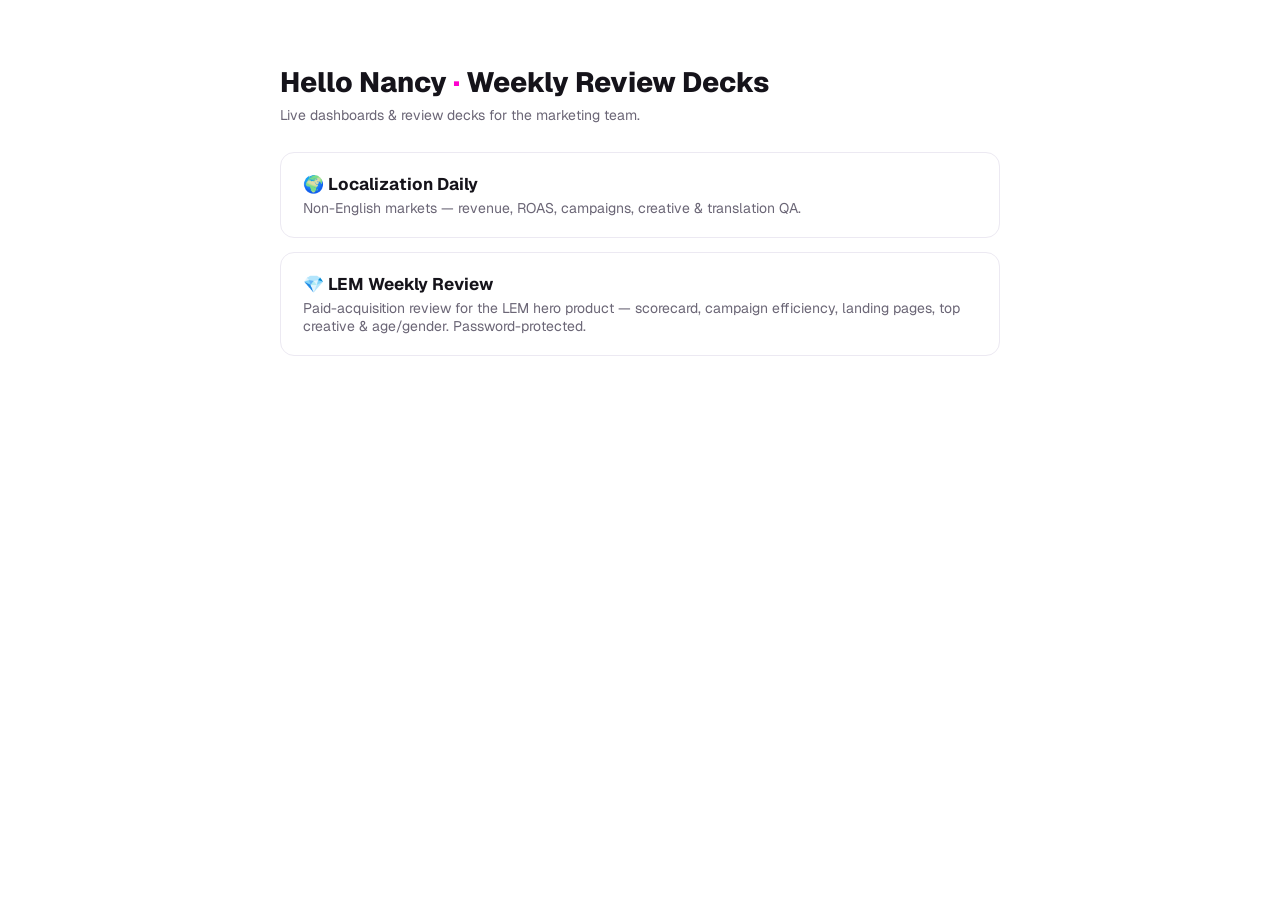
<file: index.html>
<!doctype html><html lang="en"><head><meta charset="utf-8"><meta name="viewport" content="width=device-width,initial-scale=1">
<title>Hello Nancy — Weekly Review Decks</title>
<link href="https://fonts.googleapis.com/css2?family=Geist:wght@400;600;700;800&display=swap" rel="stylesheet">
<style>body{font-family:Geist,system-ui,sans-serif;background:#fff;color:#15131A;margin:0;padding:64px 24px;max-width:720px;margin-inline:auto}
h1{font-weight:800;font-size:28px;margin:0 0 6px}.sub{color:#6b6676;font-size:14px;margin:0 0 28px}
a.card{display:block;border:1px solid #ECE9F2;border-radius:14px;padding:20px 22px;margin:14px 0;text-decoration:none;color:inherit;transition:.15s}
a.card:hover{border-color:#FF00CF;box-shadow:0 6px 24px rgba(255,0,207,.08)}.t{font-weight:700;font-size:17px}.d{color:#6b6676;font-size:14px;margin-top:4px}.pink{color:#FF00CF}</style>
</head><body>
<h1>Hello Nancy <span class="pink">·</span> Weekly Review Decks</h1>
<p class="sub">Live dashboards & review decks for the marketing team.</p>
<a class="card" href="localization/"><div class="t">🌍 Localization Daily</div><div class="d">Non-English markets — revenue, ROAS, campaigns, creative & translation QA.</div></a>
<a class="card" href="nancylem/"><div class="t">💎 LEM Weekly Review</div><div class="d">Paid-acquisition review for the LEM hero product — scorecard, campaign efficiency, landing pages, top creative & age/gender. Password-protected.</div></a>
</body></html>
</file>
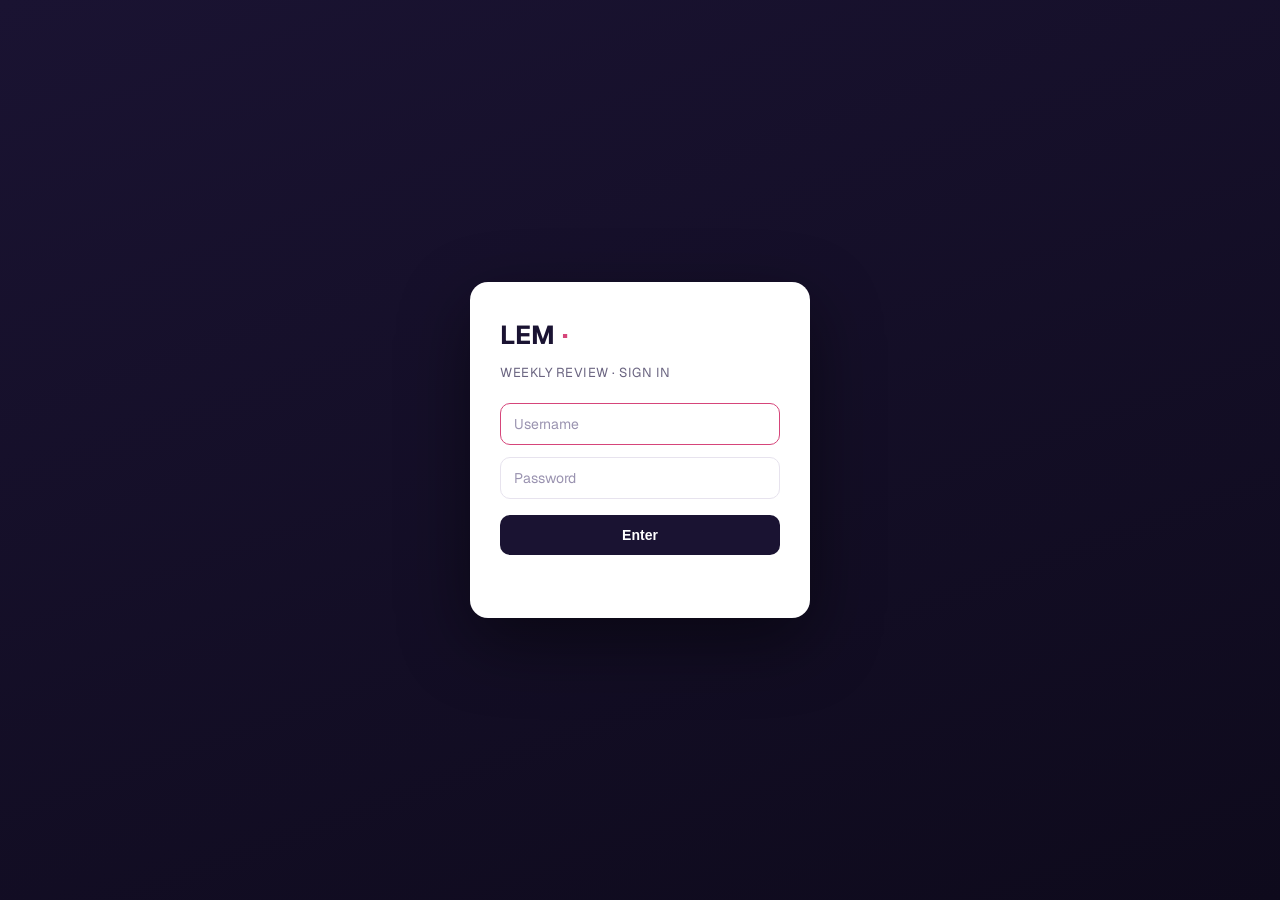
<file: nancylem-bianca/index.html>
<!doctype html>
<html lang="en">
<head>
  <meta charset="utf-8">
  <meta name="viewport" content="width=device-width, initial-scale=1, maximum-scale=1">
  <!-- the deck is already dark-themed; opt out of browser auto-dark / Dark Reader so they don't invert it -->
  <meta name="color-scheme" content="dark light">
  <meta name="darkreader-lock">
  <title>LEM Weekly Review</title>
  <script>
  /* This deck is already dark-themed. Some dark-mode extensions ignore the opt-out
     meta and inject their own stylesheets that invert our text to unreadable dark.
     Strip those injected styles (and any root filter) and keep stripping them. */
  (function () {
    function purge() {
      document.querySelectorAll(
        'style.darkreader,style[class*="darkreader"],style[data-darkreader-mode],style#dark-mode-style,style[id*="dark-mode"]'
      ).forEach(function (e) { e.remove(); });
      var h = document.documentElement;
      if (h.style.filter && /invert|brightness|hue/i.test(h.style.filter)) h.style.filter = "";
      if (h.style.webkitFilter) h.style.webkitFilter = "";
    }
    purge();
    try {
      new MutationObserver(purge).observe(document.documentElement,
        { childList: true, subtree: true, attributes: true, attributeFilter: ["style", "class"] });
    } catch (e) {}
  })();
  </script>
  <!-- Fonts load NON-blocking: if a network blocks Google Fonts, the page still renders
       immediately in the system fallback (never blank). Geist applies once/if it loads. -->
  <link rel="stylesheet" href="https://fonts.googleapis.com/css2?family=Geist:wght@400;500;600;700;800&family=DM+Serif+Display&display=swap" media="print" onload="this.media='all'">
  <noscript><link rel="stylesheet" href="https://fonts.googleapis.com/css2?family=Geist:wght@400;500;600;700;800&family=DM+Serif+Display&display=swap"></noscript>
  <!-- Chart.js is self-hosted (no external CDN) so a firewall can't blank the deck. -->
  <script src="vendor/chart.umd.min.js"></script>
  <link rel="stylesheet" href="styles.css?v=nov11h">
</head>
<body>
  <div id="app">
    <div id="topbar">
      <div class="tb-left">
        <span class="tb-logo">LEM</span>
        <span class="tb-sub">Weekly Review</span>
      </div>
      <div class="tb-right">
        <a id="lnk-glued" class="tb-link" target="_blank" rel="noopener">Glued</a>
        <a id="lnk-shop" class="tb-link" target="_blank" rel="noopener">Shopify</a>
        <span id="updated" class="tb-updated"></span>
        <button id="btn-refresh" class="tb-btn" title="Pull fresh data (r)">Refresh</button>
        <button id="btn-overview" class="tb-btn" title="Overview (o)">▦</button>
      </div>
    </div>

    <div id="viewport">
      <div id="stage"><!-- current slide scaled here --></div>
    </div>

    <div id="nav">
      <button id="prev" class="navzone navzone-l" aria-label="Previous"></button>
      <button id="next" class="navzone navzone-r" aria-label="Next"></button>
    </div>

    <div id="progress"></div>
    <div id="counter"></div>

    <div id="overview" hidden></div>
    <div id="banner" hidden></div>
  </div>

  <script src="charts.js?v=nov11h"></script>
  <script src="slides.js?v=nov11h"></script>
  <script>window.__STATIC__=true;window.__ENC__=true;window.__V__="nov11h";</script>
  <script src="app.js?v=nov11h"></script>
</body>
</html>
</file>
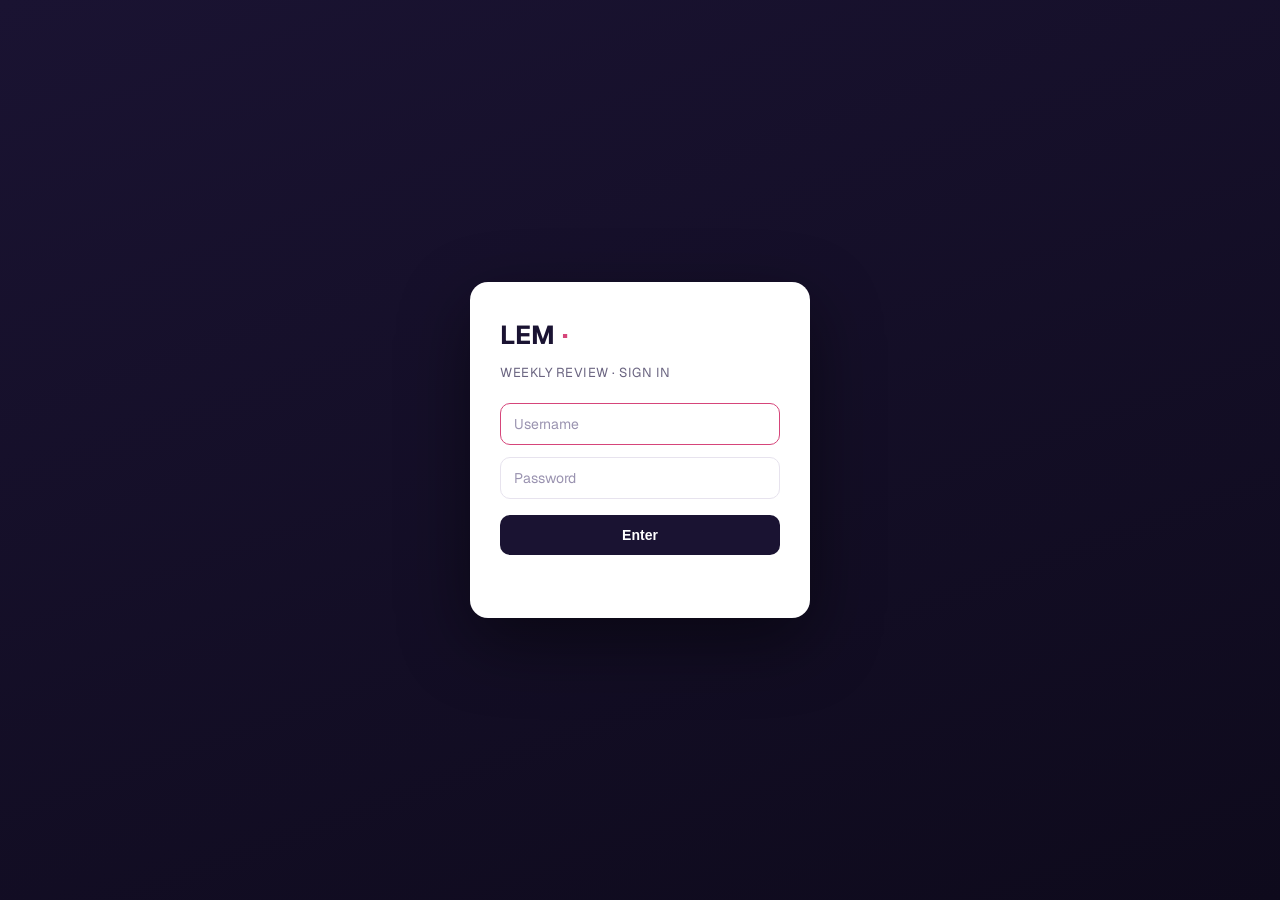
<file: nancylem/index.html>
<!doctype html>
<html lang="en">
<head>
  <meta charset="utf-8">
  <meta name="viewport" content="width=device-width, initial-scale=1, maximum-scale=1">
  <!-- the deck is already dark-themed; opt out of browser auto-dark / Dark Reader so they don't invert it -->
  <meta name="color-scheme" content="dark light">
  <meta name="darkreader-lock">
  <title>LEM Weekly Review</title>
  <script>
  /* This deck is already dark-themed. Some dark-mode extensions ignore the opt-out
     meta and inject their own stylesheets that invert our text to unreadable dark.
     Strip those injected styles (and any root filter) and keep stripping them. */
  (function () {
    function purge() {
      document.querySelectorAll(
        'style.darkreader,style[class*="darkreader"],style[data-darkreader-mode],style#dark-mode-style,style[id*="dark-mode"]'
      ).forEach(function (e) { e.remove(); });
      var h = document.documentElement;
      if (h.style.filter && /invert|brightness|hue/i.test(h.style.filter)) h.style.filter = "";
      if (h.style.webkitFilter) h.style.webkitFilter = "";
    }
    purge();
    try {
      new MutationObserver(purge).observe(document.documentElement,
        { childList: true, subtree: true, attributes: true, attributeFilter: ["style", "class"] });
    } catch (e) {}
  })();
  </script>
  <!-- Fonts load NON-blocking: if a network blocks Google Fonts, the page still renders
       immediately in the system fallback (never blank). Geist applies once/if it loads. -->
  <link rel="stylesheet" href="https://fonts.googleapis.com/css2?family=Geist:wght@400;500;600;700;800&display=swap" media="print" onload="this.media='all'">
  <noscript><link rel="stylesheet" href="https://fonts.googleapis.com/css2?family=Geist:wght@400;500;600;700;800&display=swap"></noscript>
  <!-- Chart.js is self-hosted (no external CDN) so a firewall can't blank the deck. -->
  <script src="vendor/chart.umd.min.js"></script>
  <link rel="stylesheet" href="styles.css?v=c487a4fd">
</head>
<body>
  <div id="app">
    <div id="topbar">
      <div class="tb-left">
        <span class="tb-logo">LEM</span>
        <span class="tb-sub">Weekly Review</span>
      </div>
      <div class="tb-right">
        <a id="lnk-glued" class="tb-link" target="_blank" rel="noopener">Glued</a>
        <a id="lnk-shop" class="tb-link" target="_blank" rel="noopener">Shopify</a>
        <span id="updated" class="tb-updated"></span>
        <button id="btn-refresh" class="tb-btn" title="Pull fresh data (r)">Refresh</button>
        <button id="btn-overview" class="tb-btn" title="Overview (o)">▦</button>
      </div>
    </div>

    <div id="viewport">
      <div id="stage"><!-- current slide scaled here --></div>
    </div>

    <div id="nav">
      <button id="prev" class="navzone navzone-l" aria-label="Previous"></button>
      <button id="next" class="navzone navzone-r" aria-label="Next"></button>
    </div>

    <div id="progress"></div>
    <div id="counter"></div>

    <div id="overview" hidden></div>
    <div id="banner" hidden></div>
  </div>

  <script src="charts.js?v=c487a4fd"></script>
  <script src="slides.js?v=c487a4fd"></script>
  <script>window.__STATIC__=true;window.__ENC__=true;window.__V__="c487a4fd";</script>
  <script src="app.js?v=c487a4fd"></script>
</body>
</html>
</file>
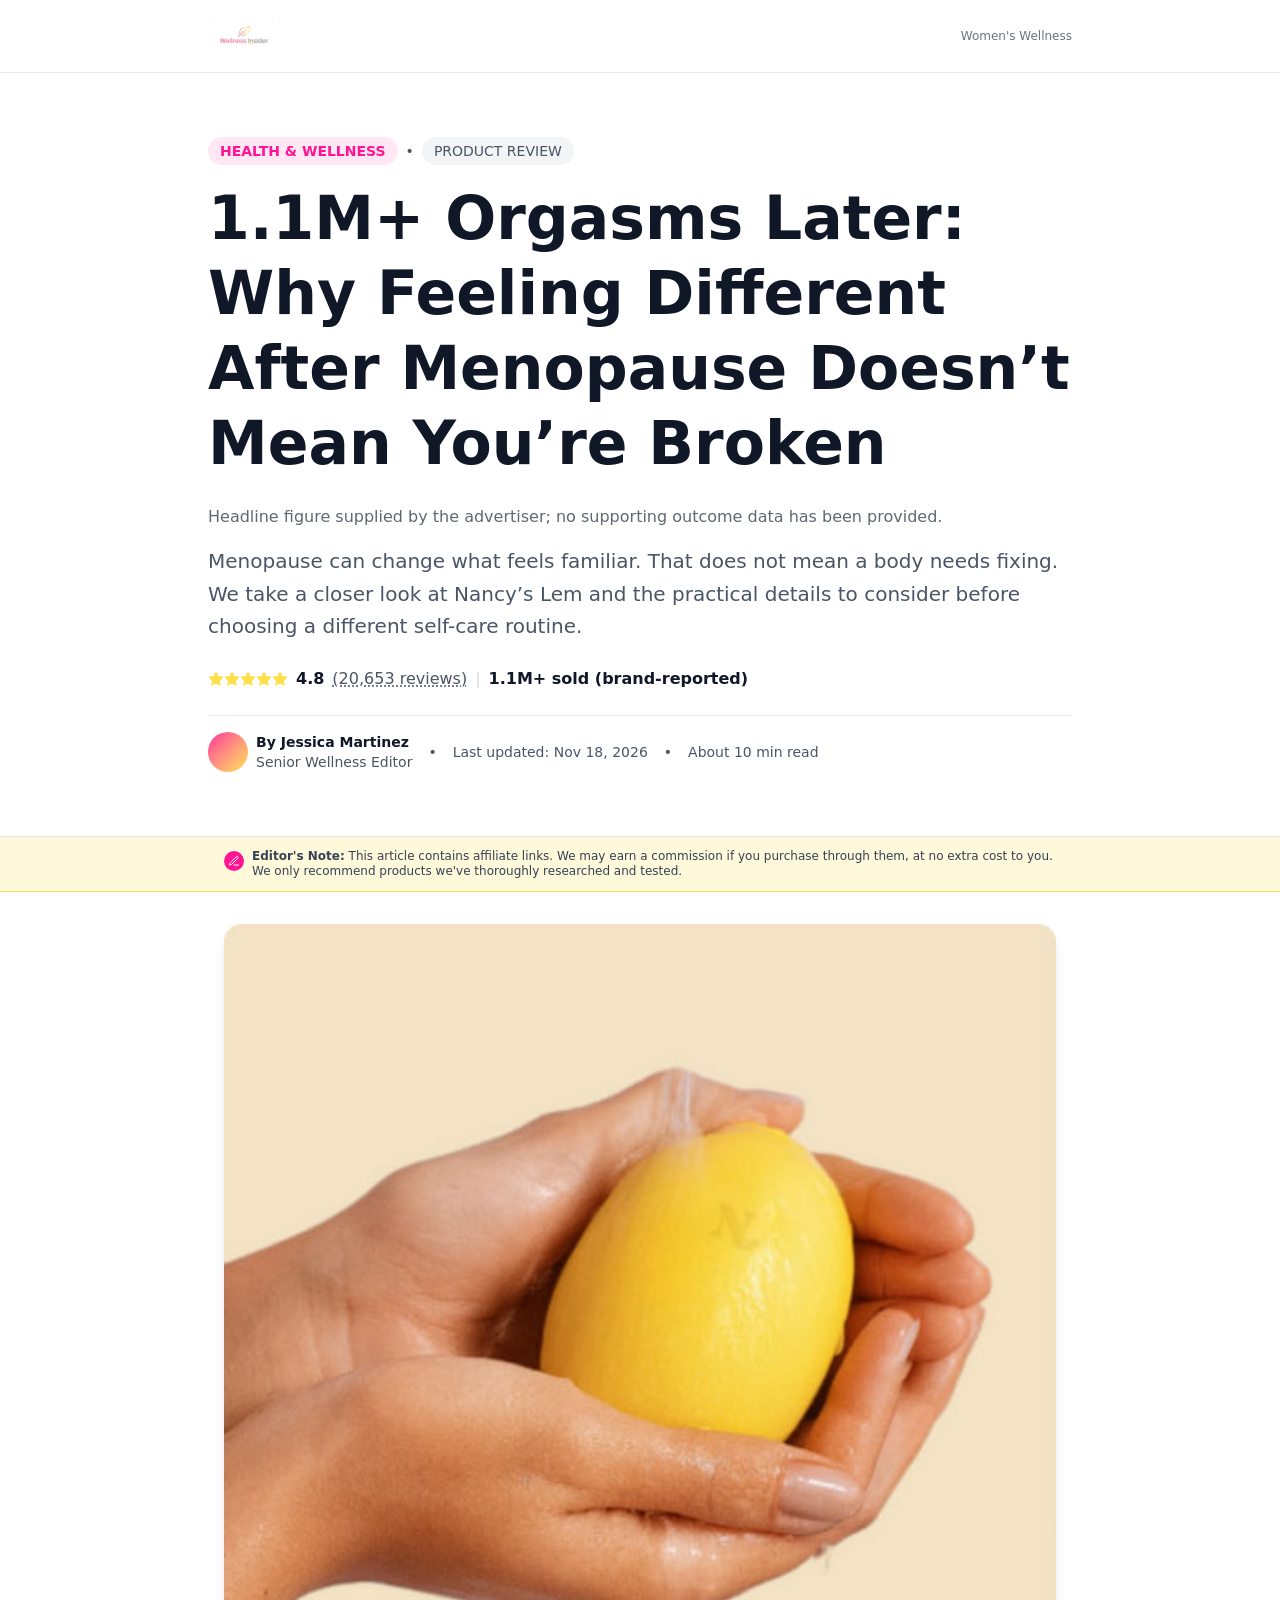
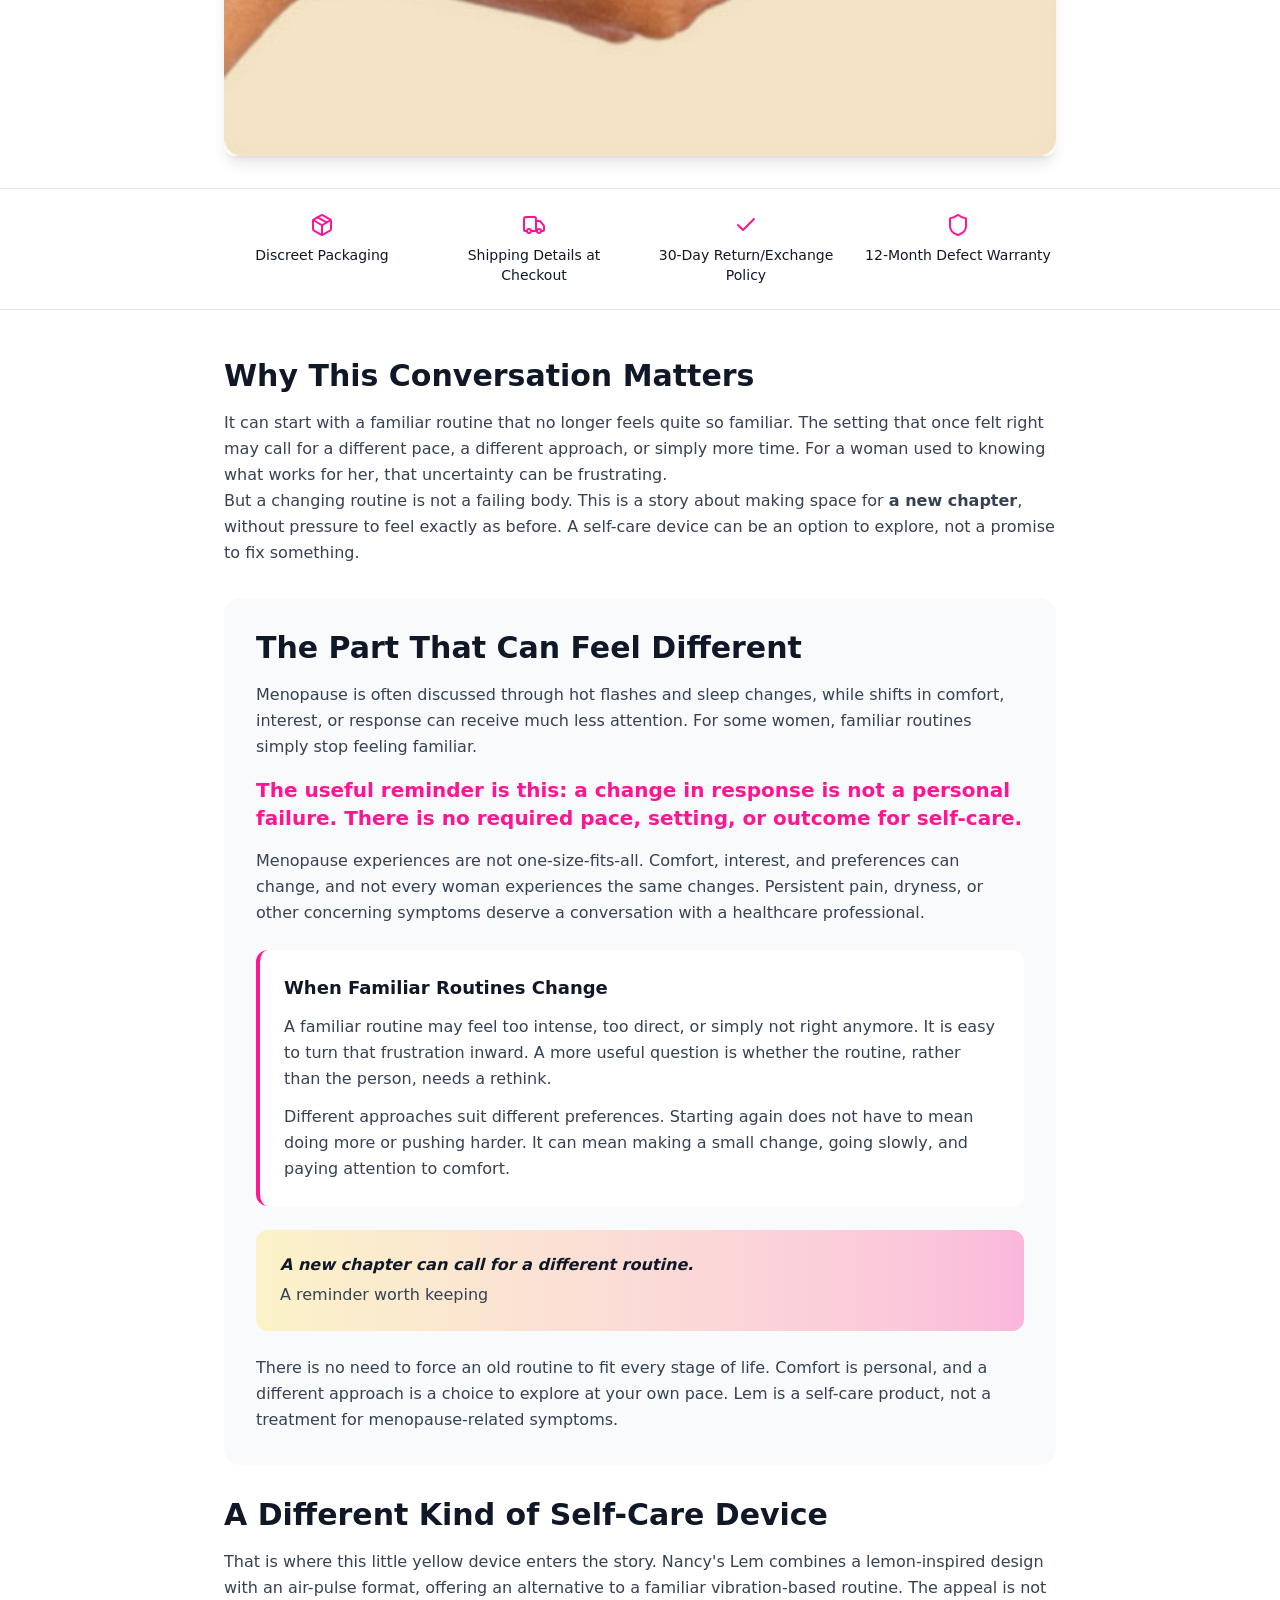
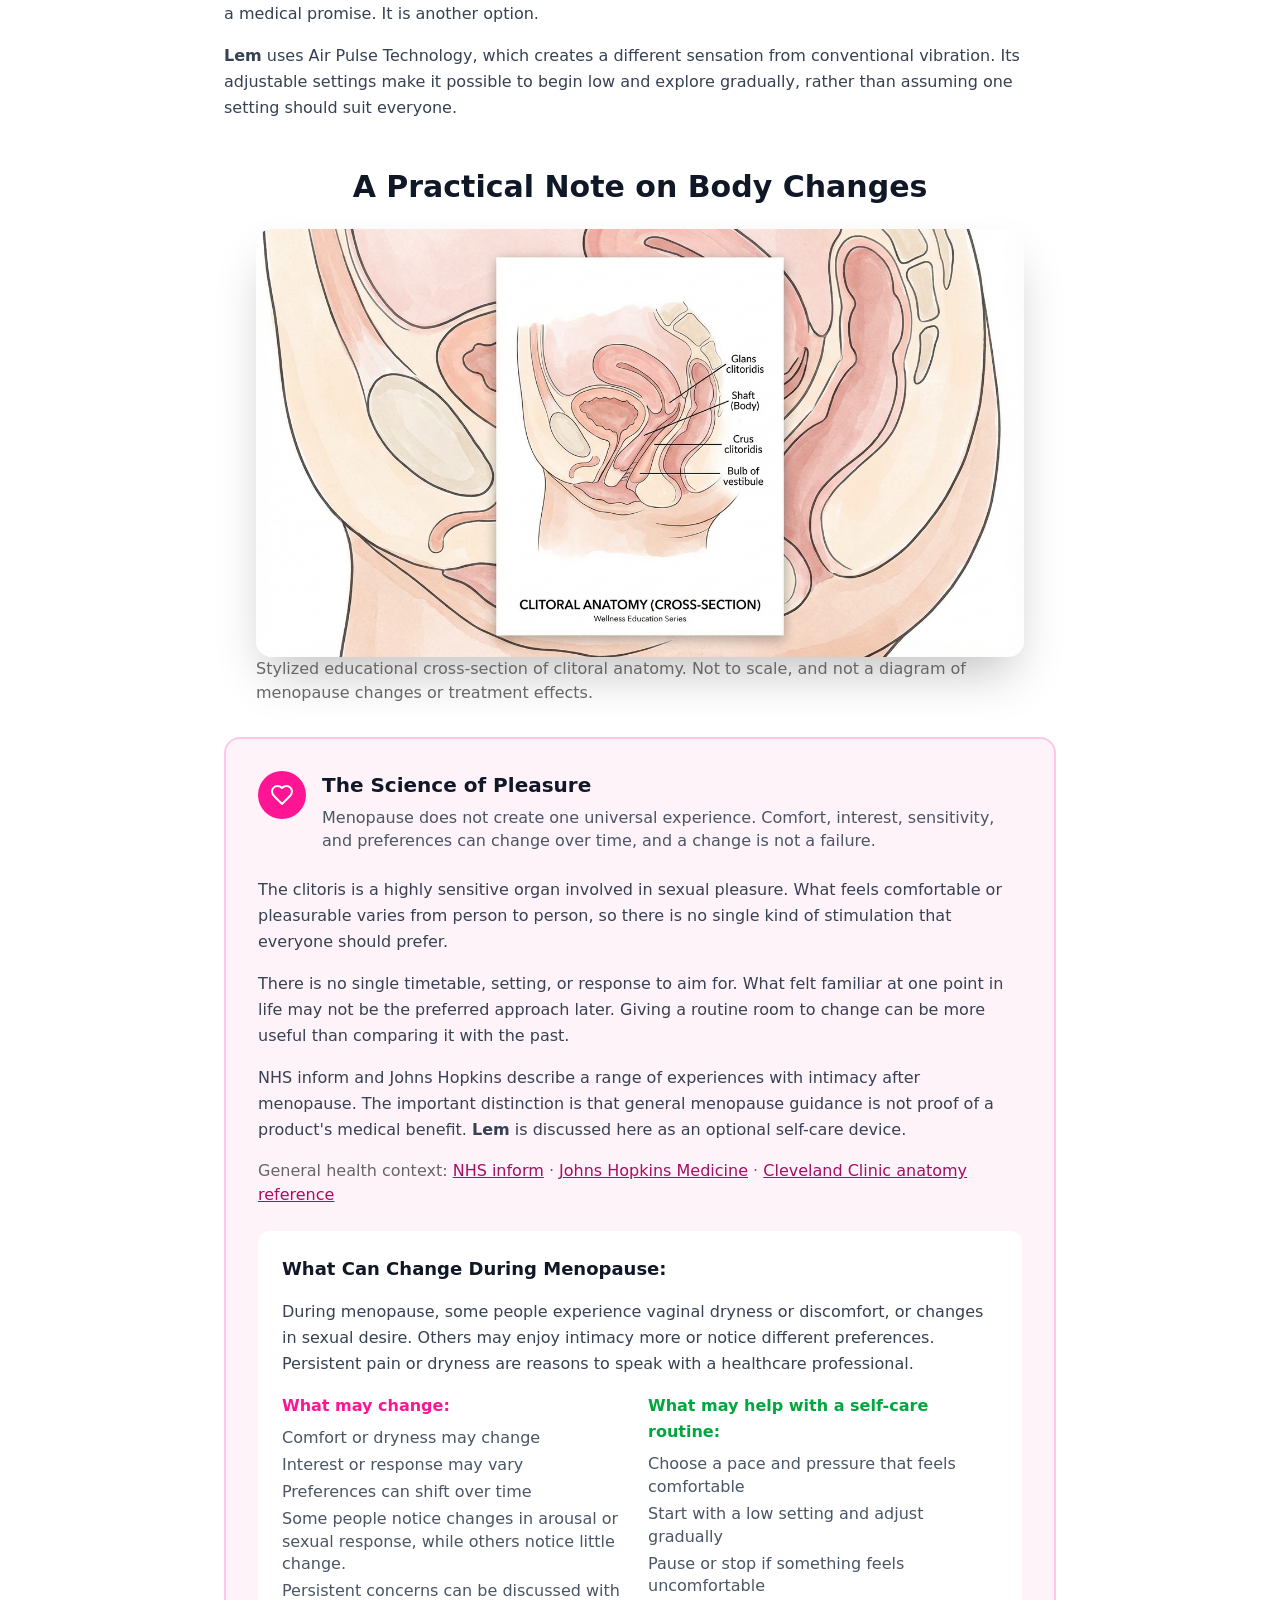
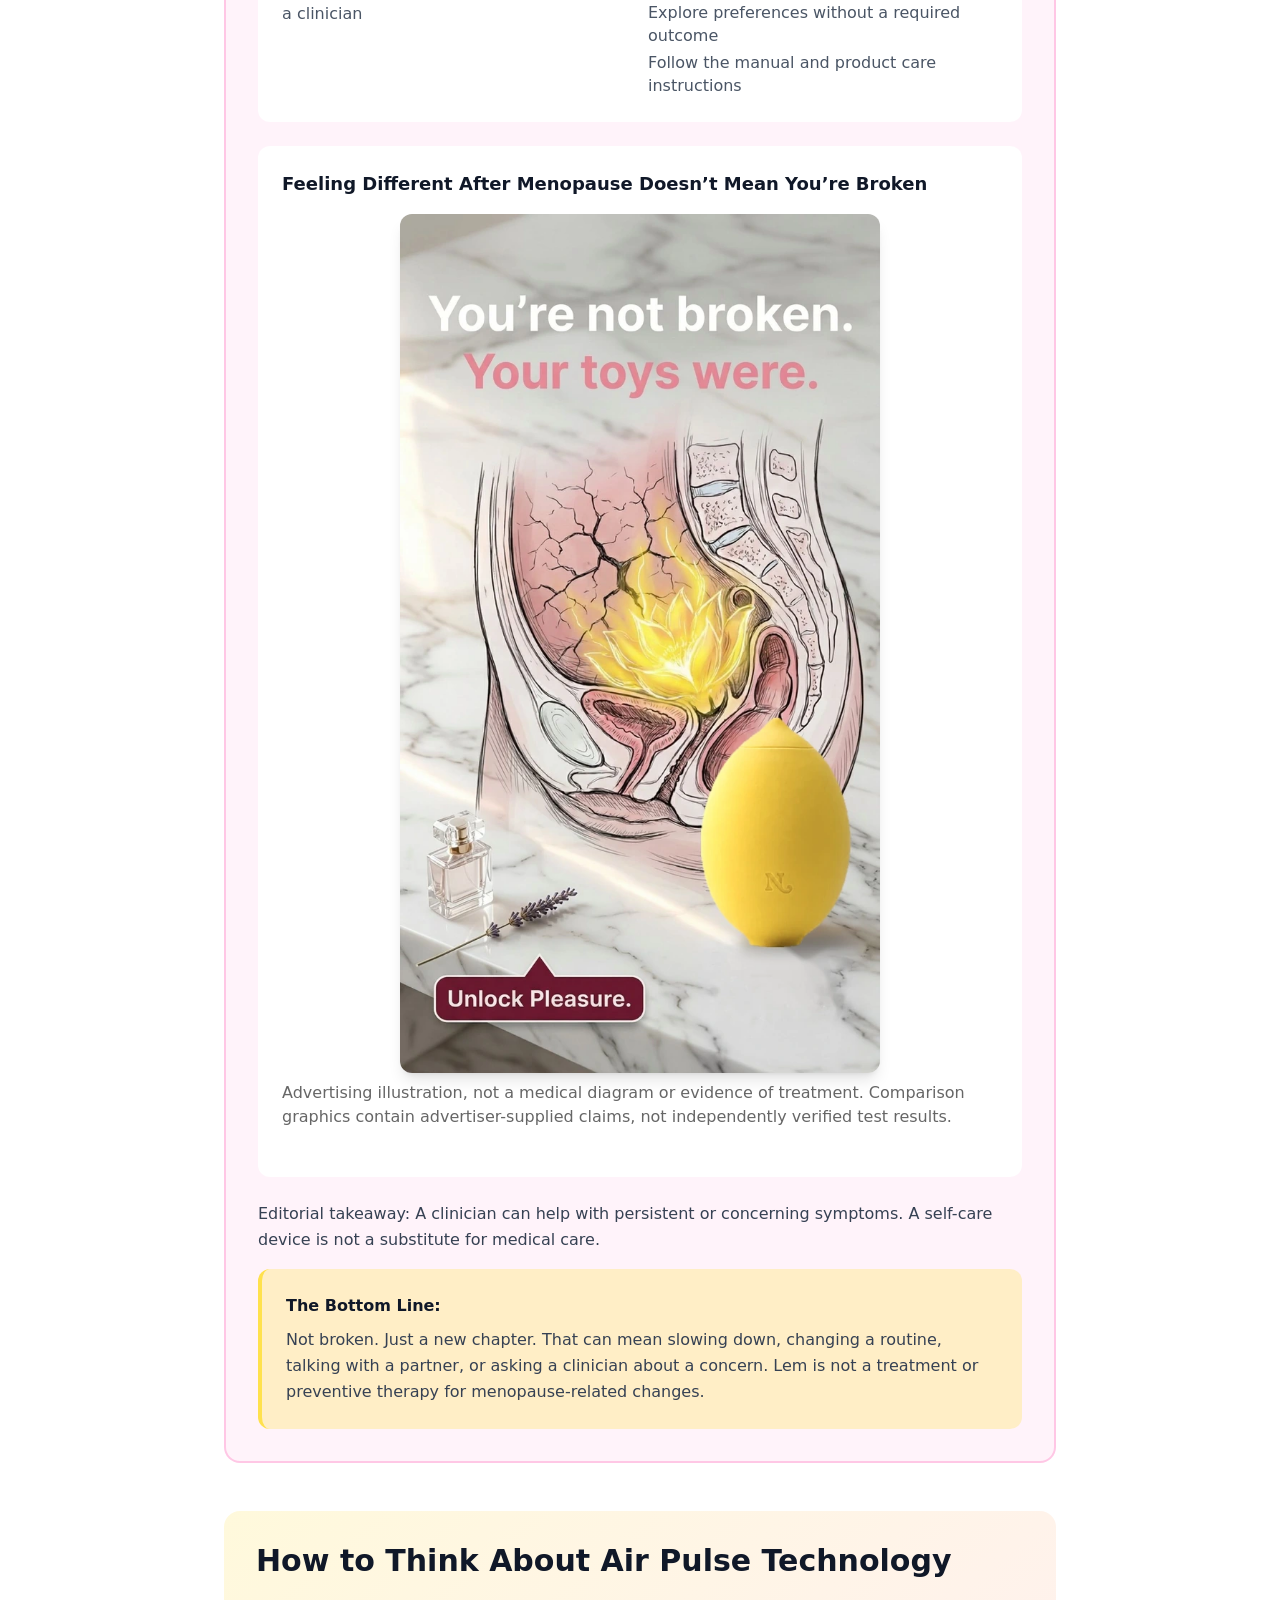
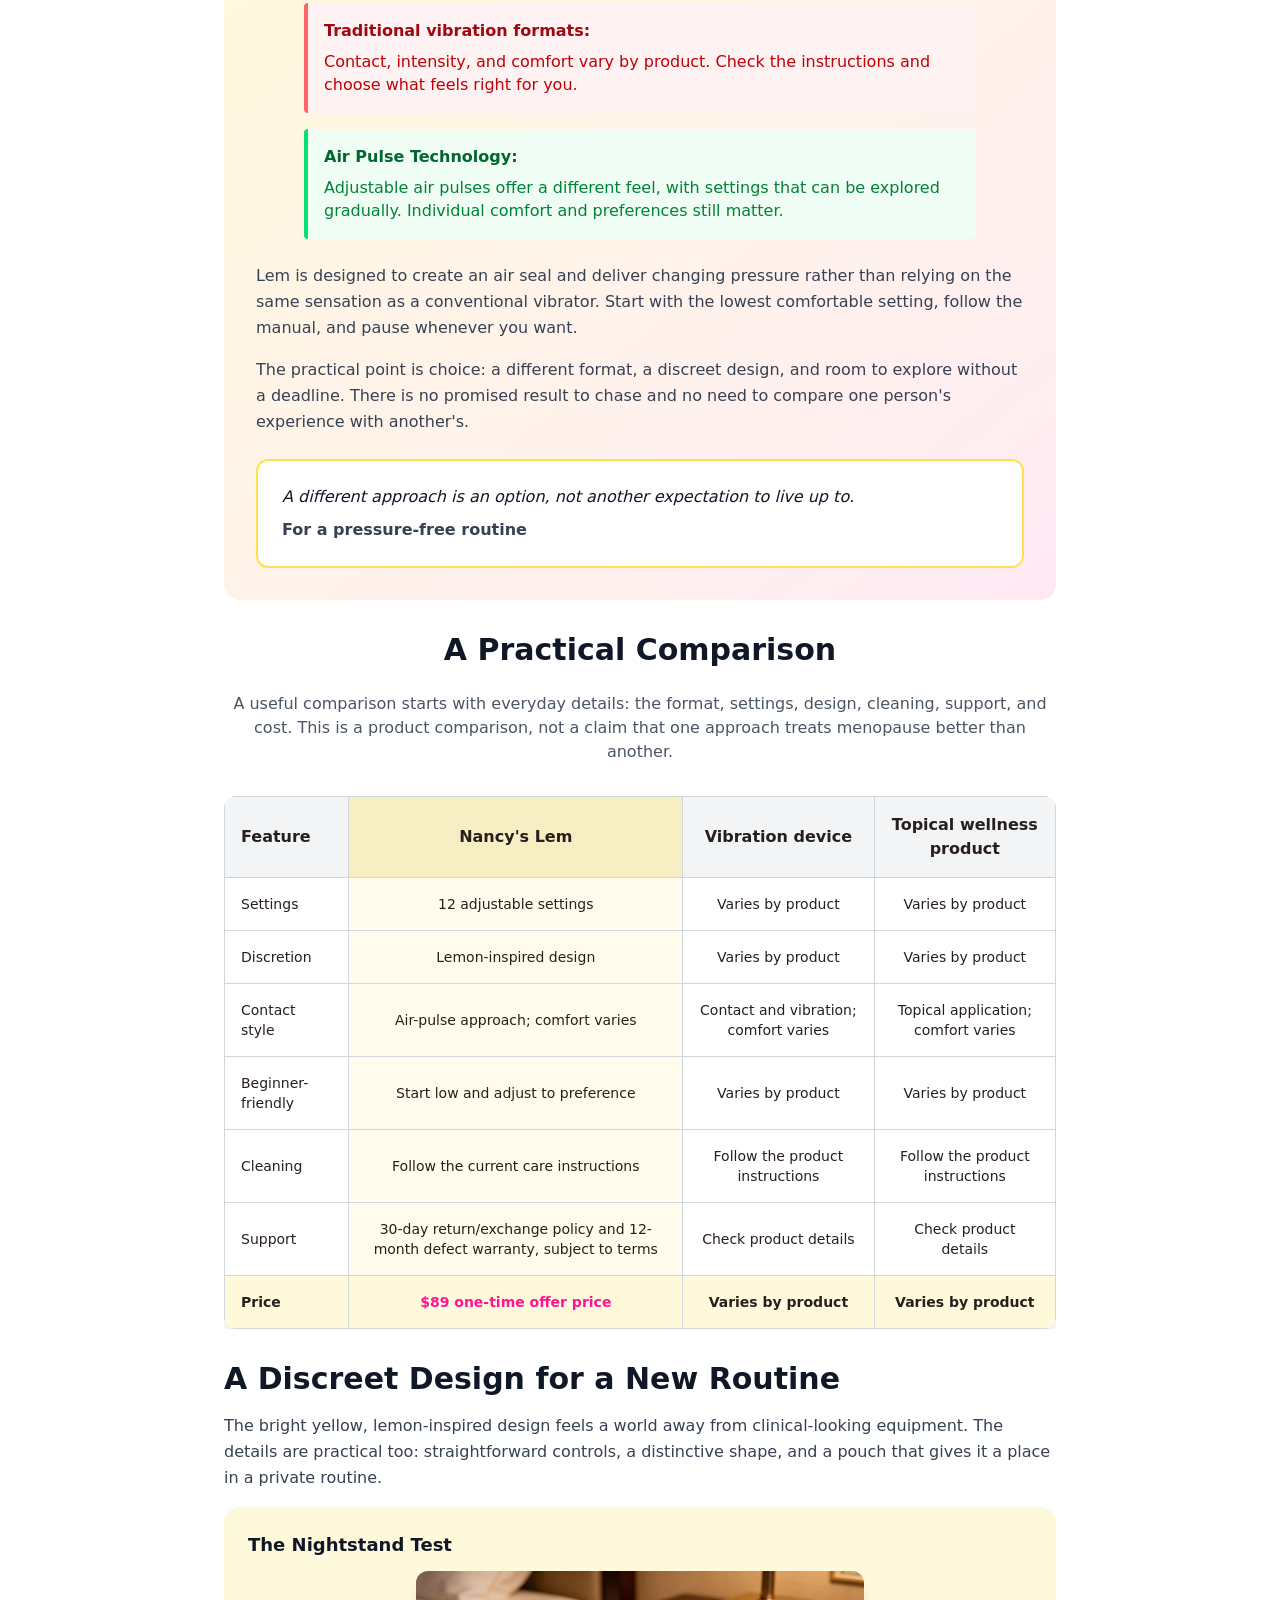
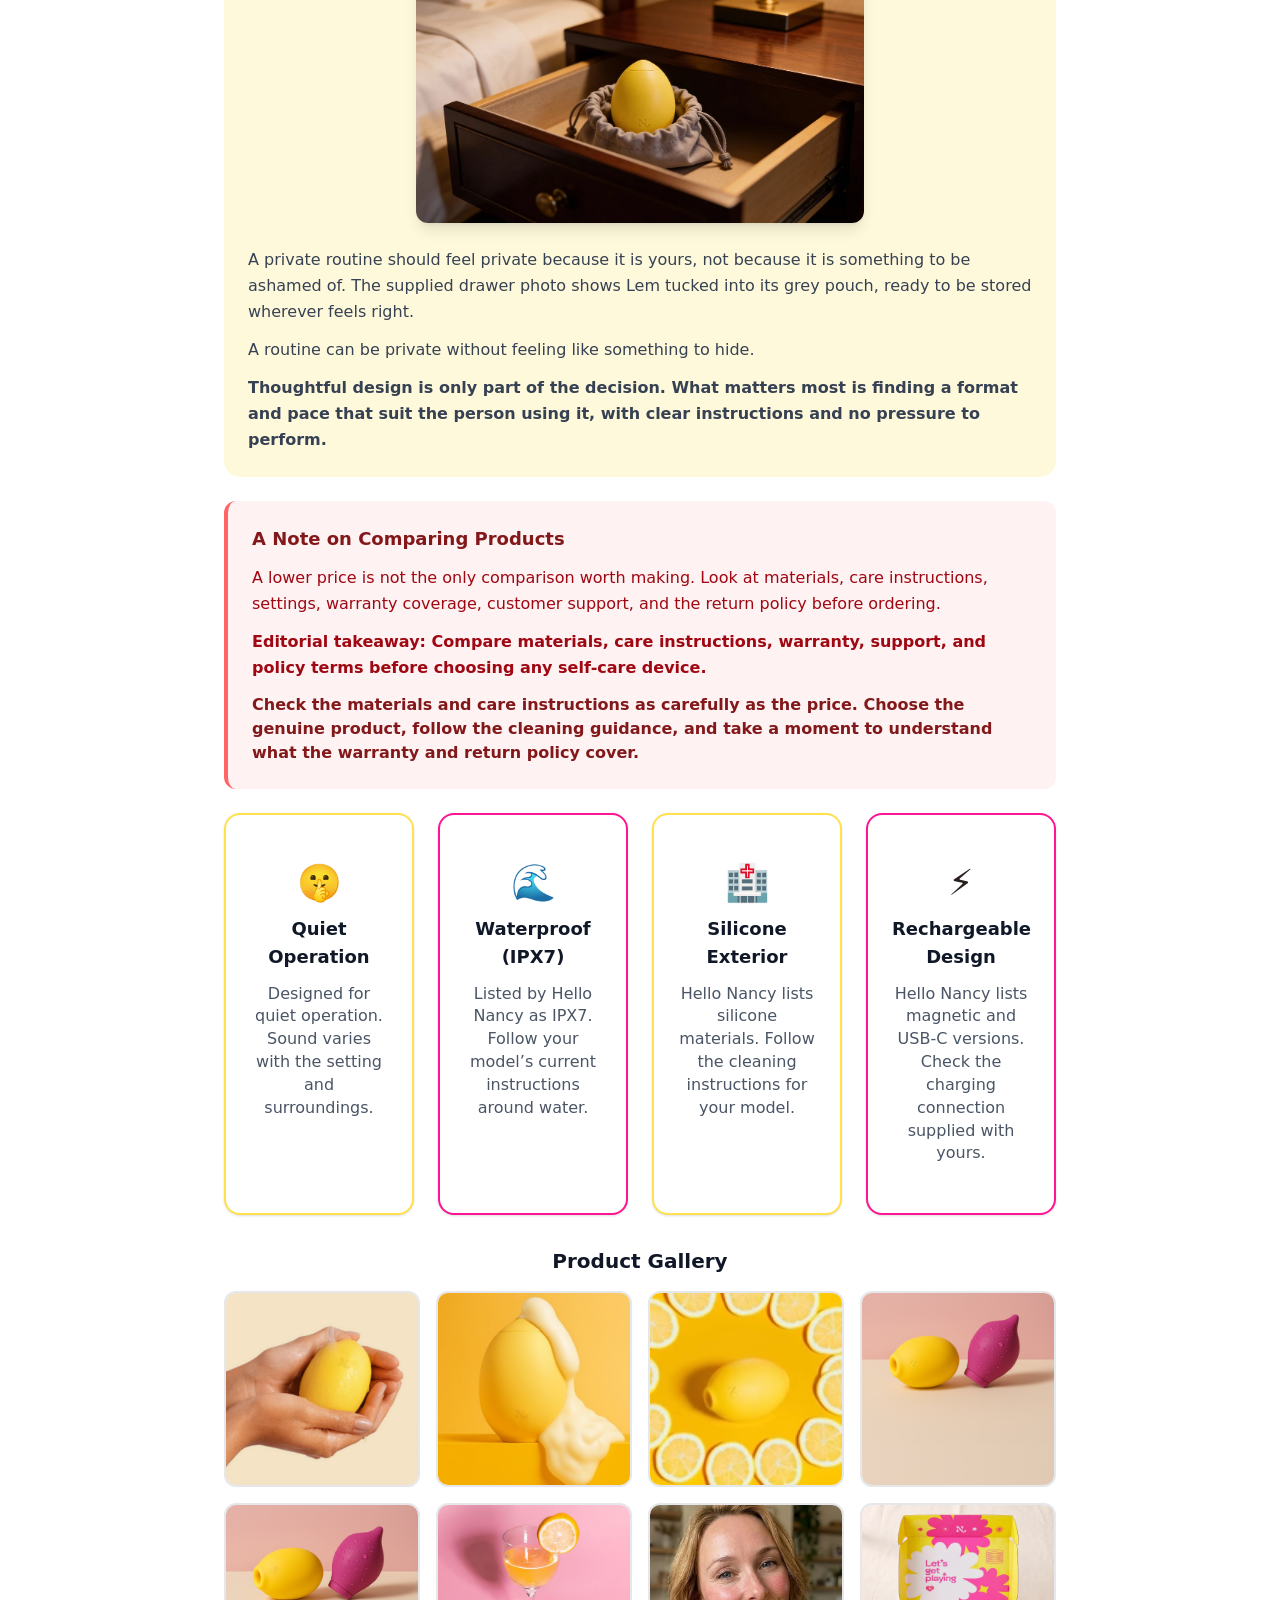
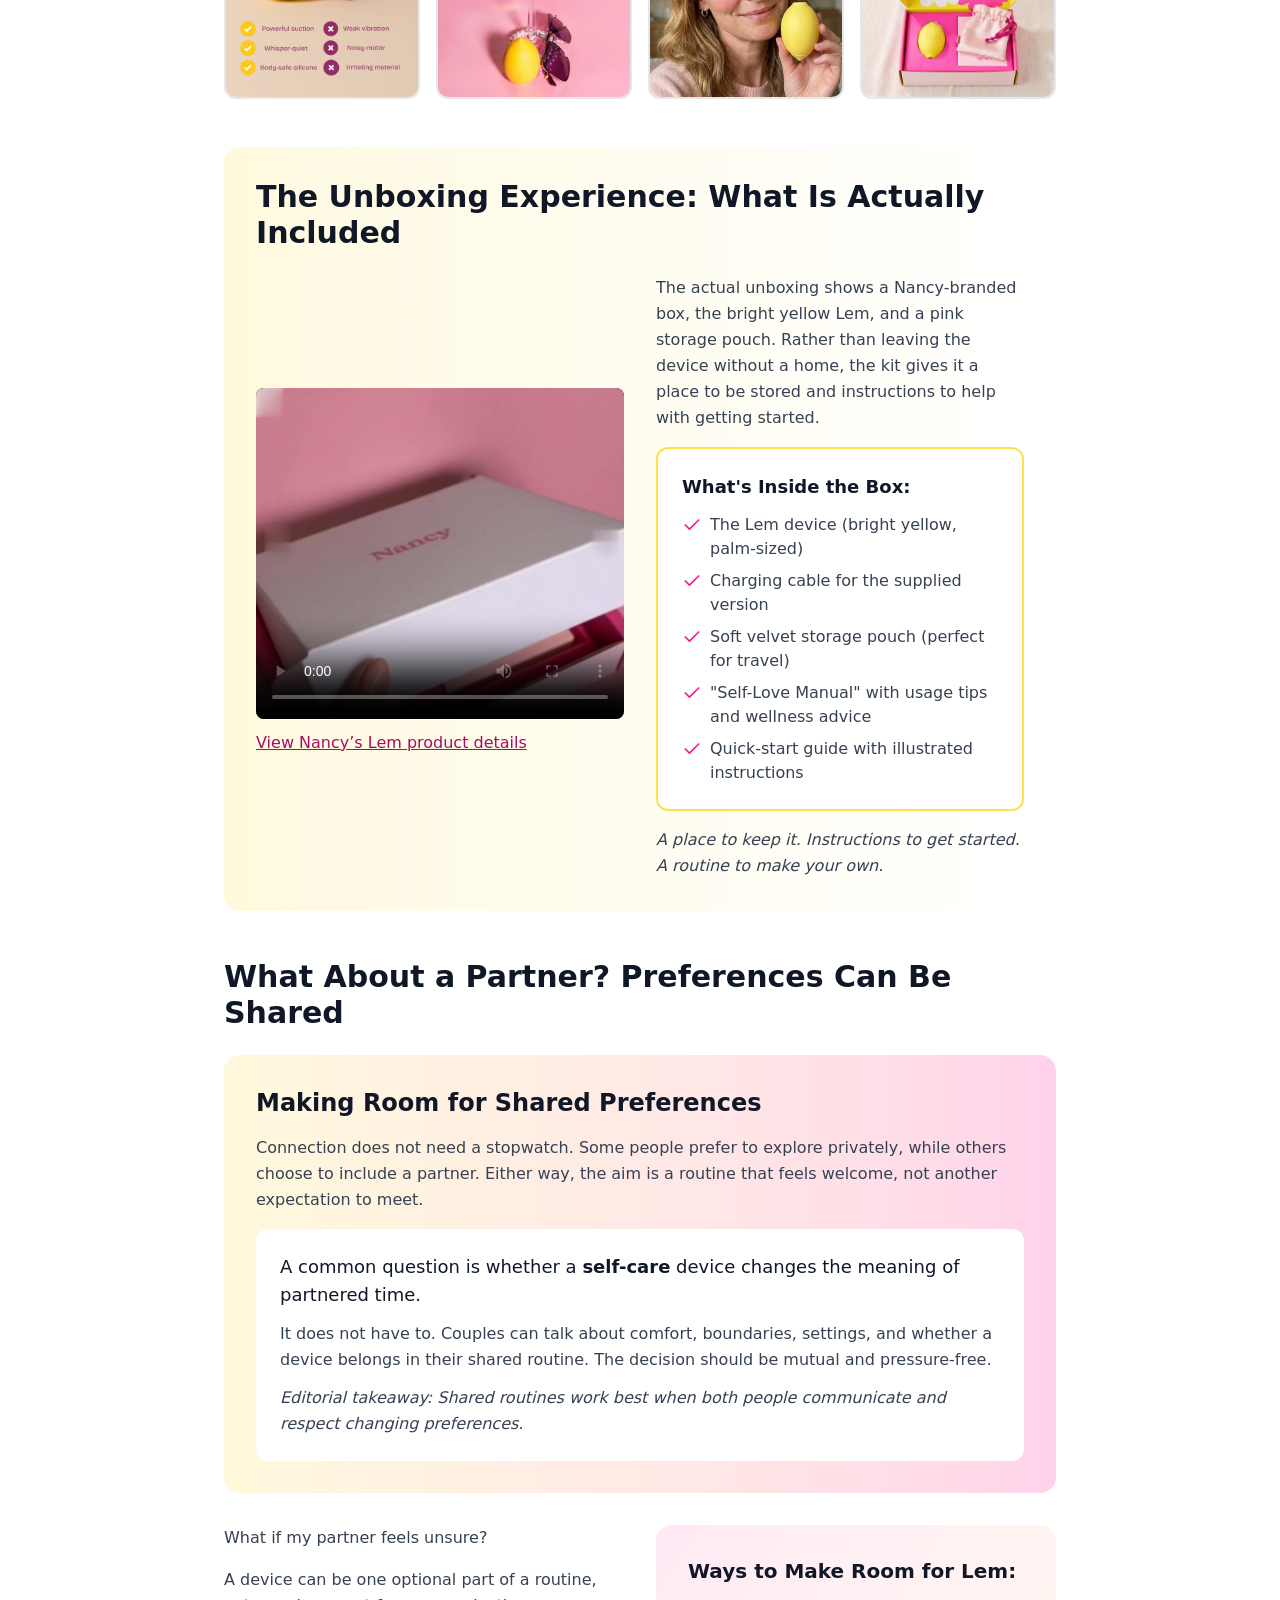
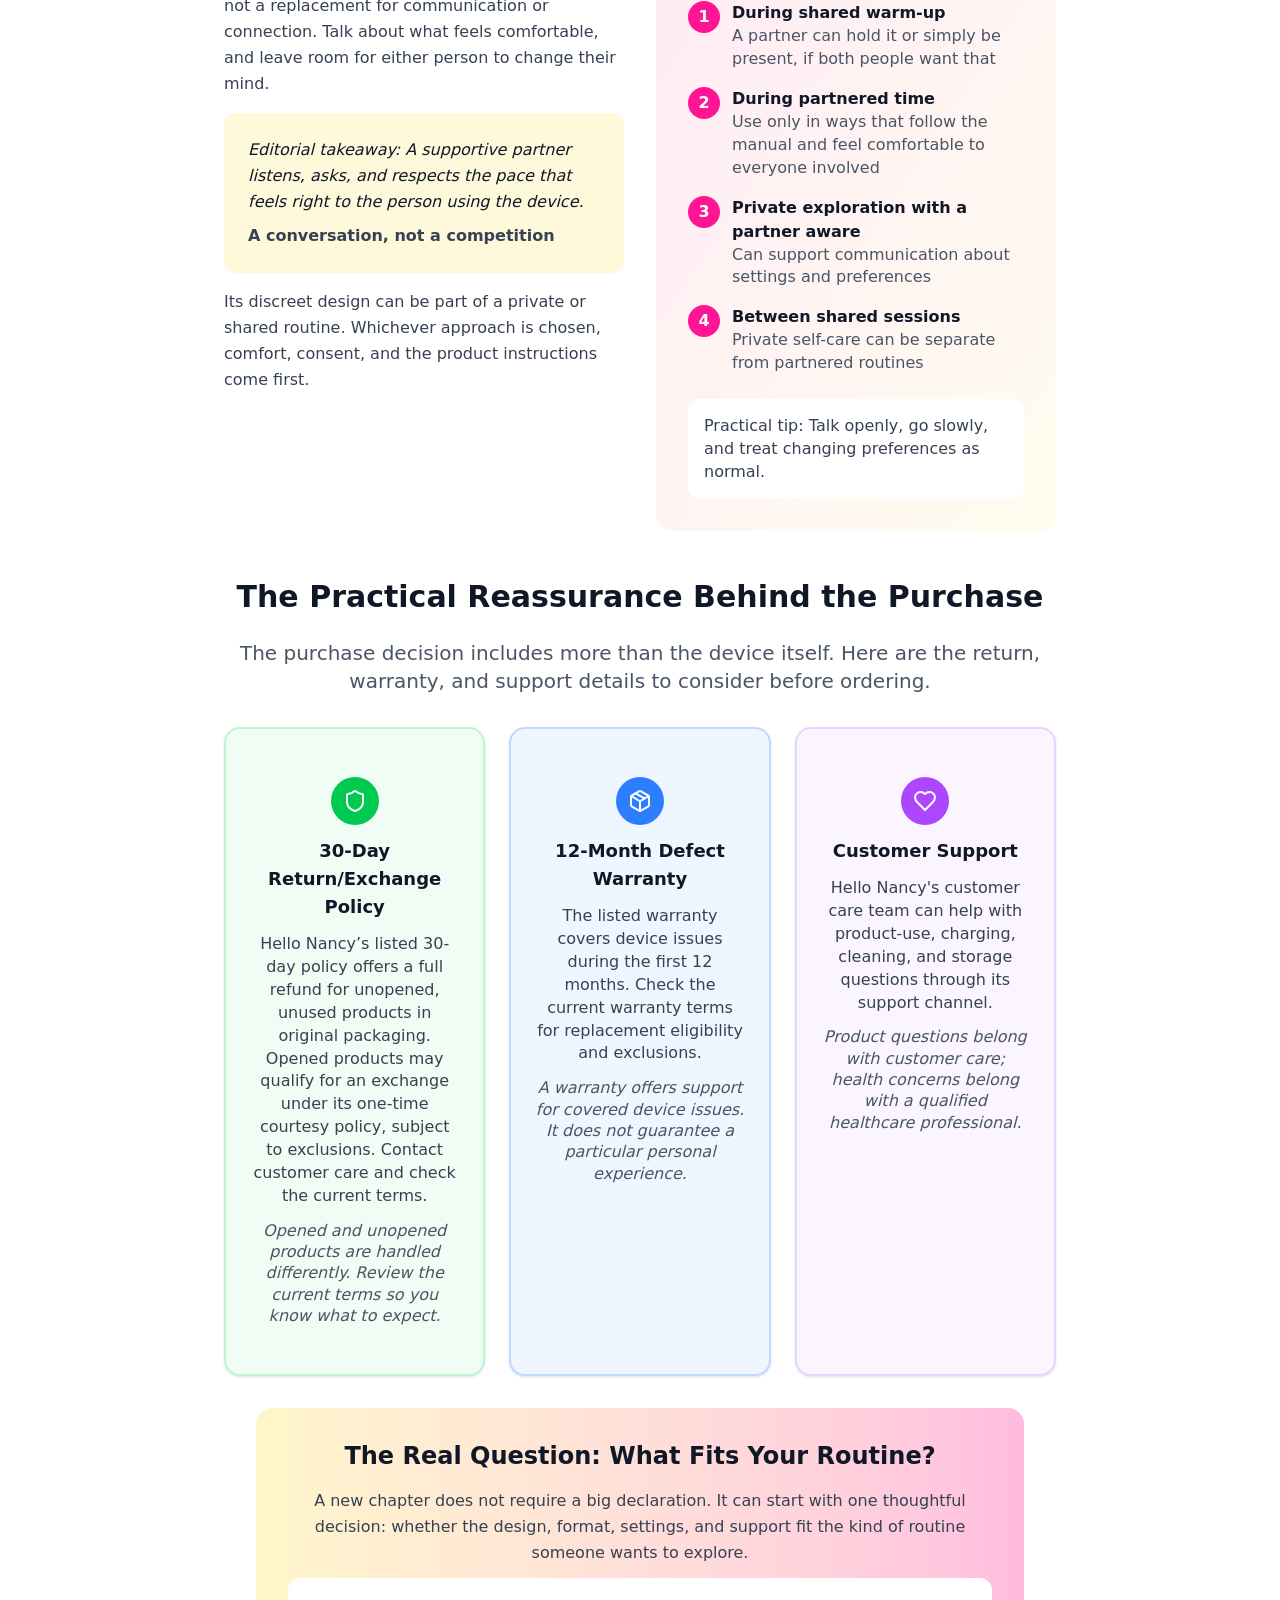
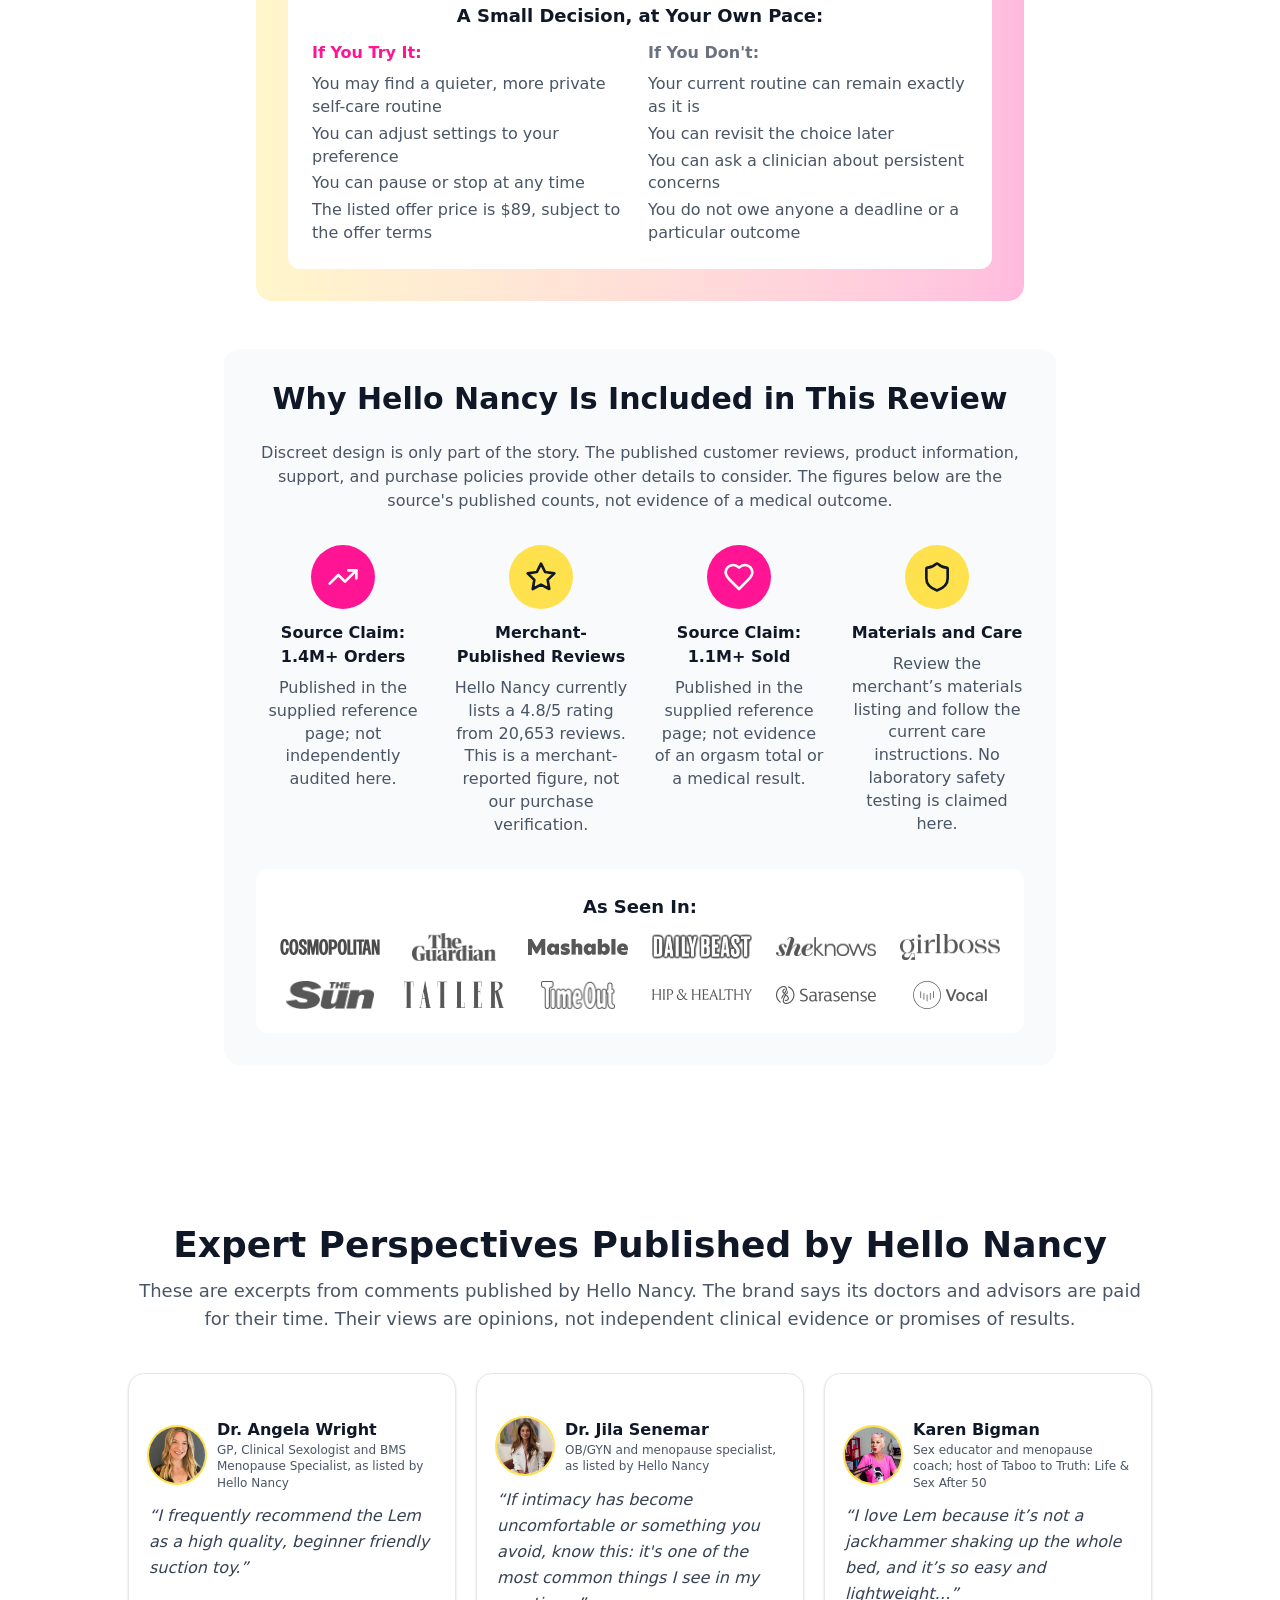
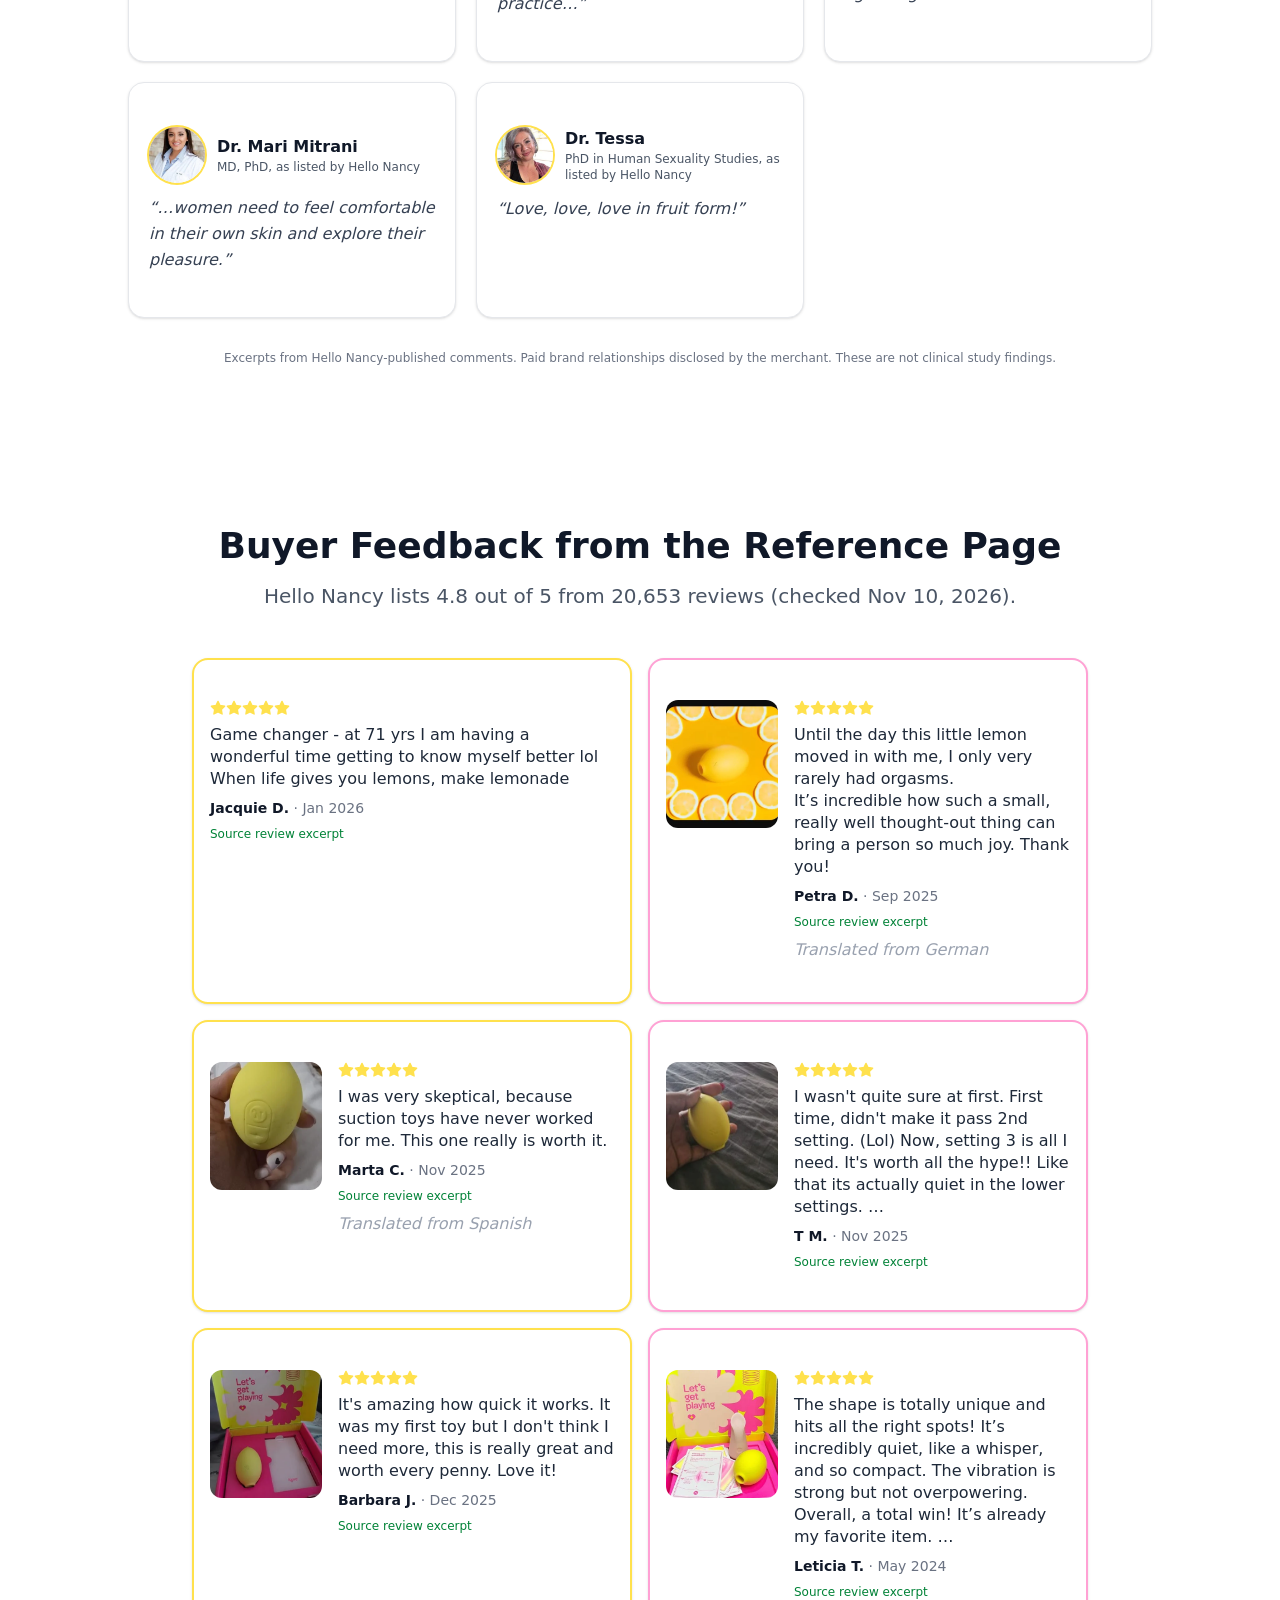
<file: lem-lp/version-2/index.html>
<!DOCTYPE html>

<html lang="en"><head><meta charset="utf-8"/><meta content="width=device-width, initial-scale=1, viewport-fit=cover" name="viewport"/><meta content="noindex, nofollow" name="robots"/><meta content="Variation 2 owner review draft of the approved menopause-led narrative. Numeric headline figure pending substantiation." name="description"/><title>Nancy Lem | Variation 2 Headline Review</title><!-- OWNER TRACKING INSERTION START: Place approved Meta Pixel and other tracking scripts here. No tracking included. --><!-- OWNER TRACKING INSERTION END --><link href="../assets/brand/wellness-insider-logo.png" rel="icon"/><link href="../assets/original.css" rel="stylesheet"/><link href="../assets/variations.css" rel="stylesheet"/><script defer="" src="../assets/variations.js"></script><link href="../assets/claim-reviewed.css" rel="stylesheet"/><link href="../assets/gallery-offer-simple-20261118.css" rel="stylesheet"/><script defer="" src="../assets/gallery-offer-simple-20261118.js"></script><link href="../assets/video-player-clean-20261118.css" rel="stylesheet"/></head><body><div data-approved-angle="not-broken-headline-test" data-manus_click_id="1" data-manus_clickable="true" data-version="2" id="root"><section aria-atomic="false" aria-label="Notifications alt+T" aria-live="polite" aria-relevant="additions text" tabindex="-1"></section><div class="min-h-screen bg-white relative"><header class="border-b border-gray-200 bg-white sticky top-0 z-50"><div class="container max-w-4xl px-4 py-4"><div class="flex items-center justify-between"><img alt="Wellness Insider" class="h-8 md:h-10" decoding="async" loading="eager" src="../assets/brand/wellness-insider-logo.png"/><div class="text-right"><p class="text-xs text-gray-500 font-medium">Women's Wellness</p></div></div></div></header><section class="bg-white py-8 md:py-16 border-b border-gray-200"><div class="container max-w-4xl px-4"><div class="flex flex-wrap items-center gap-2 text-xs sm:text-sm text-gray-600 mb-4"><span class="text-[#FF1493] font-semibold bg-[#FF1493]/10 px-3 py-1 rounded-full">HEALTH &amp; WELLNESS</span><span class="hidden sm:inline">•</span><span class="bg-gray-100 px-3 py-1 rounded-full">PRODUCT REVIEW</span></div><h1 class="text-3xl sm:text-4xl md:text-5xl lg:text-6xl font-bold text-gray-900 mb-4 md:mb-6 leading-tight">1.1M+ Orgasms Later: Why Feeling Different After Menopause Doesn’t Mean You’re Broken</h1><p class="headline-claim-note" data-claim-status="owner-provided-unverified" role="note">Headline figure supplied by the advertiser; no supporting outcome data has been provided.</p><p class="text-lg sm:text-xl text-gray-600 mb-6 leading-relaxed">Menopause can change what feels familiar. That does not mean a body needs fixing. We take a closer look at Nancy’s Lem and the practical details to consider before choosing a different self-care routine.</p><a class="inline-flex flex-wrap items-center gap-x-2 gap-y-1 mb-6 text-sm sm:text-base rating-link" href="#reviews"><span aria-hidden="true" class="flex"><svg class="lucide lucide-star w-4 h-4 fill-[#FFE14D] text-[#FFE14D]" fill="none" height="24" stroke="currentColor" stroke-linecap="round" stroke-linejoin="round" stroke-width="2" viewbox="0 0 24 24" width="24" xmlns="http://www.w3.org/2000/svg"><polygon points="12 2 15.09 8.26 22 9.27 17 14.14 18.18 21.02 12 17.77 5.82 21.02 7 14.14 2 9.27 8.91 8.26 12 2"></polygon></svg><svg class="lucide lucide-star w-4 h-4 fill-[#FFE14D] text-[#FFE14D]" fill="none" height="24" stroke="currentColor" stroke-linecap="round" stroke-linejoin="round" stroke-width="2" viewbox="0 0 24 24" width="24" xmlns="http://www.w3.org/2000/svg"><polygon points="12 2 15.09 8.26 22 9.27 17 14.14 18.18 21.02 12 17.77 5.82 21.02 7 14.14 2 9.27 8.91 8.26 12 2"></polygon></svg><svg class="lucide lucide-star w-4 h-4 fill-[#FFE14D] text-[#FFE14D]" fill="none" height="24" stroke="currentColor" stroke-linecap="round" stroke-linejoin="round" stroke-width="2" viewbox="0 0 24 24" width="24" xmlns="http://www.w3.org/2000/svg"><polygon points="12 2 15.09 8.26 22 9.27 17 14.14 18.18 21.02 12 17.77 5.82 21.02 7 14.14 2 9.27 8.91 8.26 12 2"></polygon></svg><svg class="lucide lucide-star w-4 h-4 fill-[#FFE14D] text-[#FFE14D]" fill="none" height="24" stroke="currentColor" stroke-linecap="round" stroke-linejoin="round" stroke-width="2" viewbox="0 0 24 24" width="24" xmlns="http://www.w3.org/2000/svg"><polygon points="12 2 15.09 8.26 22 9.27 17 14.14 18.18 21.02 12 17.77 5.82 21.02 7 14.14 2 9.27 8.91 8.26 12 2"></polygon></svg><svg class="lucide lucide-star w-4 h-4 fill-[#FFE14D] text-[#FFE14D]" fill="none" height="24" stroke="currentColor" stroke-linecap="round" stroke-linejoin="round" stroke-width="2" viewbox="0 0 24 24" width="24" xmlns="http://www.w3.org/2000/svg"><polygon points="12 2 15.09 8.26 22 9.27 17 14.14 18.18 21.02 12 17.77 5.82 21.02 7 14.14 2 9.27 8.91 8.26 12 2"></polygon></svg></span><span class="font-bold text-gray-900">4.8</span><span class="text-gray-600 underline decoration-dotted underline-offset-2">(20,653 reviews)</span><span aria-hidden="true" class="text-gray-300">|</span><span class="font-semibold text-gray-900">1.1M+ sold (brand-reported)</span></a><div class="flex flex-wrap items-center gap-3 sm:gap-4 text-xs sm:text-sm text-gray-600 border-t border-gray-200 pt-4"><div class="flex items-center gap-2"><div class="w-10 h-10 rounded-full bg-gradient-to-br from-[#FF1493] to-[#FFE14D]"></div><div><p class="font-semibold text-gray-900">By Jessica Martinez</p><p class="text-xs sm:text-sm">Senior Wellness Editor</p></div></div><span class="hidden sm:inline">•</span><span>Last updated: Nov 18, 2026</span><span class="hidden sm:inline">•</span><span>About 10 min read</span></div></div></section><section class="bg-[#FFE14D]/20 py-3 border-b border-[#FFE14D]"><div class="container max-w-4xl"><div class="flex items-start gap-2"><div class="flex-shrink-0 mt-0.5"><div class="w-5 h-5 bg-[#FF1493] rounded-full flex items-center justify-center"><svg class="lucide lucide-pen-line w-3 h-3 text-white" fill="none" height="24" stroke="currentColor" stroke-linecap="round" stroke-linejoin="round" stroke-width="2" viewbox="0 0 24 24" width="24" xmlns="http://www.w3.org/2000/svg"><path d="M12 20h9"></path><path d="M16.376 3.622a1 1 0 0 1 3.002 3.002L7.368 18.635a2 2 0 0 1-.855.506l-2.872.838a.5.5 0 0 1-.62-.62l.838-2.872a2 2 0 0 1 .506-.854z"></path></svg></div></div><p class="text-gray-700 text-xs leading-tight affiliate-editor-note" data-affiliate-disclosure="author-confirmed"><strong>Editor's Note:</strong> This article contains affiliate links. We may earn a commission if you purchase through them, at no extra cost to you. We only recommend products we've thoroughly researched and tested.</p></div></div></section><section class="container max-w-4xl py-8"><a aria-label="Shop Nancy's Lem: Hero" data-original-destination="https://hellonancy.com/products/lem?hn_at=hnb1.[base64]" data-product-link="true" href="https://hellonancy.com/products/lem?hn_at=hnb1.[base64]" rel="sponsored noopener"><img alt="Original winning image of hands holding yellow Nancy Lem on a cream background." class="w-full rounded-lg shadow-lg filled-photo" data-asset-origin="retained-original" data-photo-slot="v2-hero" decoding="async" fetchpriority="high" height="500" loading="eager" src="../media/winner-PDP-06f51d67617b.jpg" style="aspect-ratio:1/1;object-fit:cover" width="500"/></a></section><section class="bg-white py-6 border-y border-gray-200"><div class="container max-w-4xl"><div class="grid grid-cols-2 md:grid-cols-4 gap-4 text-center text-sm"><div class="flex flex-col items-center gap-2"><svg class="lucide lucide-package w-6 h-6 text-[#FF1493]" fill="none" height="24" stroke="currentColor" stroke-linecap="round" stroke-linejoin="round" stroke-width="2" viewbox="0 0 24 24" width="24" xmlns="http://www.w3.org/2000/svg"><path d="M11 21.73a2 2 0 0 0 2 0l7-4A2 2 0 0 0 21 16V8a2 2 0 0 0-1-1.73l-7-4a2 2 0 0 0-2 0l-7 4A2 2 0 0 0 3 8v8a2 2 0 0 0 1 1.73z"></path><path d="M12 22V12"></path><path d="m3.3 7 7.703 4.734a2 2 0 0 0 1.994 0L20.7 7"></path><path d="m7.5 4.27 9 5.15"></path></svg><p class="font-medium text-gray-900">Discreet Packaging</p></div><div class="flex flex-col items-center gap-2"><svg class="lucide lucide-truck w-6 h-6 text-[#FF1493]" fill="none" height="24" stroke="currentColor" stroke-linecap="round" stroke-linejoin="round" stroke-width="2" viewbox="0 0 24 24" width="24" xmlns="http://www.w3.org/2000/svg"><path d="M14 18V6a2 2 0 0 0-2-2H4a2 2 0 0 0-2 2v11a1 1 0 0 0 1 1h2"></path><path d="M15 18H9"></path><path d="M19 18h2a1 1 0 0 0 1-1v-3.65a1 1 0 0 0-.22-.624l-3.48-4.35A1 1 0 0 0 17.52 8H14"></path><circle cx="17" cy="18" r="2"></circle><circle cx="7" cy="18" r="2"></circle></svg><p class="font-medium text-gray-900">Shipping Details at Checkout</p></div><div class="flex flex-col items-center gap-2"><svg class="lucide lucide-check w-6 h-6 text-[#FF1493]" fill="none" height="24" stroke="currentColor" stroke-linecap="round" stroke-linejoin="round" stroke-width="2" viewbox="0 0 24 24" width="24" xmlns="http://www.w3.org/2000/svg"><path d="M20 6 9 17l-5-5"></path></svg><p class="font-medium text-gray-900">30-Day Return/Exchange Policy</p></div><div class="flex flex-col items-center gap-2"><svg class="lucide lucide-shield w-6 h-6 text-[#FF1493]" fill="none" height="24" stroke="currentColor" stroke-linecap="round" stroke-linejoin="round" stroke-width="2" viewbox="0 0 24 24" width="24" xmlns="http://www.w3.org/2000/svg"><path d="M20 13c0 5-3.5 7.5-7.66 8.95a1 1 0 0 1-.67-.01C7.5 20.5 4 18 4 13V6a1 1 0 0 1 1-1c2 0 4.5-1.2 6.24-2.72a1.17 1.17 0 0 1 1.52 0C14.51 3.81 17 5 19 5a1 1 0 0 1 1 1z"></path></svg><p class="font-medium text-gray-900">12-Month Defect Warranty</p></div></div></div></section><article class="container max-w-4xl py-12 space-y-8"><div class="prose prose-lg max-w-none"><h2 class="text-3xl font-bold text-gray-900 mb-4">Why This Conversation Matters</h2><p class="text-gray-700 leading-relaxed">It can start with a familiar routine that no longer feels quite so familiar. The setting that once felt right may call for a different pace, a different approach, or simply more time. For a woman used to knowing what works for her, that uncertainty can be frustrating.</p><p class="text-gray-700 leading-relaxed">But a changing routine is not a failing body. This is a story about making space for <strong>a new chapter</strong>, without pressure to feel exactly as before. A self-care device can be an option to explore, not a promise to fix something.</p></div><div class="bg-gray-50 p-8 rounded-xl"><h2 class="text-3xl font-bold text-gray-900 mb-4">The Part That Can Feel Different</h2><p class="text-gray-700 leading-relaxed mb-4">Menopause is often discussed through hot flashes and sleep changes, while shifts in comfort, interest, or response can receive much less attention. For some women, familiar routines simply stop feeling familiar.</p><p class="text-xl font-semibold text-[#FF1493] mb-4">The useful reminder is this: a change in response is not a personal failure. There is no required pace, setting, or outcome for self-care.</p><p class="text-gray-700 leading-relaxed mb-4">Menopause experiences are not one-size-fits-all. Comfort, interest, and preferences can change, and not every woman experiences the same changes. Persistent pain, dryness, or other concerning symptoms deserve a conversation with a healthcare professional.</p><div class="bg-white p-6 rounded-lg border-l-4 border-[#FF1493] my-6"><h3 class="font-bold text-lg text-gray-900 mb-3">When Familiar Routines Change</h3><p class="text-gray-700 leading-relaxed mb-3">A familiar routine may feel too intense, too direct, or simply not right anymore. It is easy to turn that frustration inward. A more useful question is whether the routine, rather than the person, needs a rethink.</p><p class="text-gray-700 leading-relaxed">Different approaches suit different preferences. Starting again does not have to mean doing more or pushing harder. It can mean making a small change, going slowly, and paying attention to comfort.</p></div><div class="bg-gradient-to-r from-[#FFE14D]/30 to-[#FF1493]/30 p-6 rounded-lg"><p class="text-2xl font-bold text-gray-900 mb-2 italic">A new chapter can call for a different routine.</p><p class="text-gray-700">A reminder worth keeping</p></div><p class="text-gray-700 leading-relaxed mt-6">There is no need to force an old routine to fit every stage of life. Comfort is personal, and a different approach is a choice to explore at your own pace. Lem is a self-care product, not a treatment for menopause-related symptoms.</p></div><div><h2 class="text-3xl font-bold text-gray-900 mb-4">A Different Kind of Self-Care Device</h2><p class="text-gray-700 leading-relaxed mb-4">That is where this little yellow device enters the story. Nancy's Lem combines a lemon-inspired design with an air-pulse format, offering an alternative to a familiar vibration-based routine. The appeal is not a medical promise. It is another option.</p><p class="text-gray-700 leading-relaxed mb-4"><strong>Lem</strong> uses Air Pulse Technology, which creates a different sensation from conventional vibration. Its adjustable settings make it possible to begin low and explore gradually, rather than assuming one setting should suit everyone.</p></div><div class="my-12"><h2 class="text-3xl font-bold text-gray-900 mb-6 text-center">A Practical Note on Body Changes</h2><div class="max-w-3xl mx-auto mb-8"><img alt="Stylized, not-to-scale educational illustration of clitoral anatomy, not a diagram of menopause or treatment effects." class="w-full rounded-xl shadow-2xl filled-photo" data-asset-origin="retained-original" data-photo-slot="v2-anatomy" decoding="async" height="768" loading="lazy" src="../media/winner-anatomy_EN-9fb38a8640e8.png" style="width:100%;height:auto;object-fit:contain" width="1376"/><p class="reference-source">Stylized educational cross-section of clitoral anatomy. Not to scale, and not a diagram of menopause changes or treatment effects.</p></div><div class="bg-[#FF1493]/5 p-8 rounded-xl border-2 border-[#FF1493]/20" data-science-restored="20261118"><div class="flex gap-4 mb-6"><div class="w-12 h-12 bg-[#FF1493] rounded-full flex items-center justify-center flex-shrink-0"><svg class="lucide lucide-heart w-6 h-6 text-white" fill="none" height="24" stroke="currentColor" stroke-linecap="round" stroke-linejoin="round" stroke-width="2" viewbox="0 0 24 24" width="24" xmlns="http://www.w3.org/2000/svg"><path d="M19 14c1.49-1.46 3-3.21 3-5.5A5.5 5.5 0 0 0 16.5 3c-1.76 0-3 .5-4.5 2-1.5-1.5-2.74-2-4.5-2A5.5 5.5 0 0 0 2 8.5c0 2.3 1.5 4.05 3 5.5l7 7Z"></path></svg></div><div><h3 class="font-bold text-xl text-gray-900 mb-2">The Science of Pleasure</h3><p class="text-gray-600 text-sm">Menopause does not create one universal experience. Comfort, interest, sensitivity, and preferences can change over time, and a change is not a failure.</p></div></div><div class="space-y-4 text-gray-700 leading-relaxed"><p data-science-education="clitoral-pleasure">The clitoris is a highly sensitive organ involved in sexual pleasure. What feels comfortable or pleasurable varies from person to person, so there is no single kind of stimulation that everyone should prefer.</p><p>There is no single timetable, setting, or response to aim for. What felt familiar at one point in life may not be the preferred approach later. Giving a routine room to change can be more useful than comparing it with the past.</p><p>NHS inform and Johns Hopkins describe a range of experiences with intimacy after menopause. The important distinction is that general menopause guidance is not proof of a product's medical benefit. <strong>Lem</strong> is discussed here as an optional self-care device.</p><p class="reference-source">General health context: <a data-reference-link="" href="https://www.nhsinform.scot/healthy-living/womens-health/later-years-around-50-years-and-over/menopause-and-post-menopause-health/sexual-wellbeing-intimacy-and-menopause/" rel="noopener" target="_blank">NHS inform</a> · <a data-reference-link="" href="https://www.hopkinsmedicine.org/health/expert-qa/how-sex-changes-after-menopause" rel="noopener" target="_blank">Johns Hopkins Medicine</a> · <a data-reference-link="" href="https://my.clevelandclinic.org/health/body/22823-clitoris" rel="noopener" target="_blank">Cleveland Clinic anatomy reference</a></p><div class="bg-white p-6 rounded-lg my-6" data-menopause-education="general-context"><h4 class="font-bold text-lg text-gray-900 mb-4">What Can Change During Menopause:</h4><p class="mb-4">During menopause, some people experience vaginal dryness or discomfort, or changes in sexual desire. Others may enjoy intimacy more or notice different preferences. Persistent pain or dryness are reasons to speak with a healthcare professional.</p><div class="grid md:grid-cols-2 gap-4"><div class="space-y-2"><p class="font-semibold text-[#FF1493]">What may change:</p><ul class="text-sm space-y-1 text-gray-600"><li>Comfort or dryness may change</li><li>Interest or response may vary</li><li>Preferences can shift over time</li><li>Some people notice changes in arousal or sexual response, while others notice little change.</li><li>Persistent concerns can be discussed with a clinician</li></ul></div><div class="space-y-2"><p class="font-semibold text-green-600">What may help with a self-care routine:</p><ul class="text-sm space-y-1 text-gray-600"><li>Choose a pace and pressure that feels comfortable</li><li>Start with a low setting and adjust gradually</li><li>Pause or stop if something feels uncomfortable</li><li>Explore preferences without a required outcome</li><li>Follow the manual and product care instructions</li></ul></div></div></div><div class="bg-white p-6 rounded-lg my-6"><h4 class="font-bold text-lg text-gray-900 mb-4">Feeling Different After Menopause Doesn’t Mean You’re Broken</h4><div class="mb-6"><a aria-label="View Nancy Lem retail-packaging photo on the product page" class="product-image-link" data-product-link="true" href="https://hellonancy.com/products/lem?hn_at=hnb1.[base64]"><img alt="Supplied advertising illustration with You are not broken text, stylized anatomy and Nancy Lem; not a medical diagram or evidence of treatment." class="w-full rounded-lg shadow-lg filled-photo" data-asset-origin="user-upload" data-photo-slot="v2-bloodflow" decoding="async" height="1200" loading="lazy" src="../media/anatomy-ad-illustration-e4d296436fac.webp" style="width:min(100%,480px);height:auto;object-fit:contain;margin-inline:auto" width="670"/></a><p class="reference-source standalone-creative-note">Advertising illustration, not a medical diagram or evidence of treatment. Comparison graphics contain advertiser-supplied claims, not independently verified test results.</p></div></div><p>Editorial takeaway: A clinician can help with persistent or concerning symptoms. A self-care device is not a substitute for medical care.</p><div class="bg-[#FFE14D]/30 p-6 rounded-lg border-l-4 border-[#FFE14D]"><p class="font-bold text-gray-900 mb-2">The Bottom Line:</p><p class="text-gray-700">Not broken. Just a new chapter. That can mean slowing down, changing a routine, talking with a partner, or asking a clinician about a concern. Lem is not a treatment or preventive therapy for menopause-related changes.</p></div></div></div></div><div class="bg-gradient-to-br from-[#FFE14D]/20 to-[#FF1493]/10 p-8 rounded-xl"><h2 class="text-3xl font-bold text-gray-900 mb-6">How to Think About Air Pulse Technology</h2><div class="space-y-4 max-w-2xl mx-auto mb-6"><div class="bg-red-50 border-l-4 border-red-400 p-4 rounded"><p class="font-semibold text-red-800 mb-2">Traditional vibration formats:</p><p class="text-red-700 text-sm">Contact, intensity, and comfort vary by product. Check the instructions and choose what feels right for you.</p></div><div class="bg-green-50 border-l-4 border-green-400 p-4 rounded"><p class="font-semibold text-green-800 mb-2">Air Pulse Technology:</p><p class="text-green-700 text-sm">Adjustable air pulses offer a different feel, with settings that can be explored gradually. Individual comfort and preferences still matter.</p></div></div><p class="text-gray-700 leading-relaxed mb-4">Lem is designed to create an air seal and deliver changing pressure rather than relying on the same sensation as a conventional vibrator. Start with the lowest comfortable setting, follow the manual, and pause whenever you want.</p><p class="text-gray-700 leading-relaxed">The practical point is choice: a different format, a discreet design, and room to explore without a deadline. There is no promised result to chase and no need to compare one person's experience with another's.</p><div class="bg-white p-6 rounded-lg mt-6 border-2 border-[#FFE14D]"><p class="text-lg italic text-gray-900 mb-2">A different approach is an option, not another expectation to live up to.</p><p class="font-semibold text-gray-700">For a pressure-free routine</p></div></div><div><h2 class="text-3xl font-bold text-gray-900 mb-6 text-center">A Practical Comparison</h2><p class="text-center text-gray-600 mb-8">A useful comparison starts with everyday details: the format, settings, design, cleaning, support, and cost. This is a product comparison, not a claim that one approach treats menopause better than another.</p><div class="overflow-x-auto"><table class="w-full border-collapse bg-white shadow-lg rounded-lg overflow-hidden"><thead><tr class="bg-gray-100"><th class="border border-gray-300 p-4 text-left font-bold">Feature</th><th class="border border-gray-300 p-4 text-center bg-[#FFE14D]/30 font-bold">Nancy's Lem</th><th class="border border-gray-300 p-4 text-center font-bold">Vibration device</th><th class="border border-gray-300 p-4 text-center font-bold">Topical wellness product</th></tr></thead><tbody class="text-sm"><tr><td class="border border-gray-300 p-4 font-medium">Settings</td><td class="border border-gray-300 p-4 text-center bg-[#FFE14D]/10">12 adjustable settings</td><td class="border border-gray-300 p-4 text-center">Varies by product</td><td class="border border-gray-300 p-4 text-center">Varies by product</td></tr><tr><td class="border border-gray-300 p-4 font-medium">Discretion</td><td class="border border-gray-300 p-4 text-center bg-[#FFE14D]/10">Lemon-inspired design</td><td class="border border-gray-300 p-4 text-center">Varies by product</td><td class="border border-gray-300 p-4 text-center">Varies by product</td></tr><tr><td class="border border-gray-300 p-4 font-medium">Contact style</td><td class="border border-gray-300 p-4 text-center bg-[#FFE14D]/10">Air-pulse approach; comfort varies</td><td class="border border-gray-300 p-4 text-center">Contact and vibration; comfort varies</td><td class="border border-gray-300 p-4 text-center">Topical application; comfort varies</td></tr><tr><td class="border border-gray-300 p-4 font-medium">Beginner-friendly</td><td class="border border-gray-300 p-4 text-center bg-[#FFE14D]/10">Start low and adjust to preference</td><td class="border border-gray-300 p-4 text-center">Varies by product</td><td class="border border-gray-300 p-4 text-center">Varies by product</td></tr><tr><td class="border border-gray-300 p-4 font-medium">Cleaning</td><td class="border border-gray-300 p-4 text-center bg-[#FFE14D]/10">Follow the current care instructions</td><td class="border border-gray-300 p-4 text-center">Follow the product instructions</td><td class="border border-gray-300 p-4 text-center">Follow the product instructions</td></tr><tr><td class="border border-gray-300 p-4 font-medium">Support</td><td class="border border-gray-300 p-4 text-center bg-[#FFE14D]/10">30-day return/exchange policy and 12-month defect warranty, subject to terms</td><td class="border border-gray-300 p-4 text-center">Check product details</td><td class="border border-gray-300 p-4 text-center">Check product details</td></tr><tr class="bg-[#FFE14D]/20 font-bold"><td class="border border-gray-300 p-4">Price</td><td class="border border-gray-300 p-4 text-center text-[#FF1493]">$89 one-time offer price</td><td class="border border-gray-300 p-4 text-center">Varies by product</td><td class="border border-gray-300 p-4 text-center">Varies by product</td></tr></tbody></table></div></div><div><h2 class="text-3xl font-bold text-gray-900 mb-4">A Discreet Design for a New Routine</h2><p class="text-gray-700 leading-relaxed mb-4">The bright yellow, lemon-inspired design feels a world away from clinical-looking equipment. The details are practical too: straightforward controls, a distinctive shape, and a pouch that gives it a place in a private routine.</p><div class="bg-[#FFE14D]/20 p-6 rounded-xl mb-6"><h3 class="font-bold text-lg text-gray-900 mb-3">The Nightstand Test</h3><div class="max-w-md mx-auto mb-6"><a aria-label="Shop Nancy's Lem: Nightstand / Discretion" class="product-image-link block" data-original-destination="https://hellonancy.com/products/lem?hn_at=hnb1.[base64]" data-product-link="true" href="https://hellonancy.com/products/lem?hn_at=hnb1.[base64]" rel="sponsored noopener"><img alt="Supplied yellow Nancy Lem in a grey drawstring pouch inside a wooden bedside drawer." class="w-full rounded-lg shadow-lg filled-photo" data-asset-origin="user-upload" data-photo-slot="v2-discretion" decoding="async" height="675" loading="lazy" src="../media/drawer-grey-5e19a295c076.webp" style="width:100%;height:auto;object-fit:contain" width="1200"/></a></div><p class="text-gray-700 leading-relaxed mb-3">A private routine should feel private because it is yours, not because it is something to be ashamed of. The supplied drawer photo shows Lem tucked into its grey pouch, ready to be stored wherever feels right.</p><p class="text-gray-700 leading-relaxed mb-3">A routine can be private without feeling like something to hide.</p><p class="text-gray-700 leading-relaxed font-semibold">Thoughtful design is only part of the decision. What matters most is finding a format and pace that suit the person using it, with clear instructions and no pressure to perform.</p></div><div class="bg-red-50 border-l-4 border-red-400 p-6 rounded-lg mb-6"><h3 class="font-bold text-lg text-red-900 mb-3">A Note on Comparing Products</h3><p class="text-red-800 leading-relaxed mb-3">A lower price is not the only comparison worth making. Look at materials, care instructions, settings, warranty coverage, customer support, and the return policy before ordering.</p><p class="text-red-800 leading-relaxed font-semibold">Editorial takeaway: Compare materials, care instructions, warranty, support, and policy terms before choosing any self-care device.</p><p class="text-red-900 font-bold mt-3">Check the materials and care instructions as carefully as the price. Choose the genuine product, follow the cleaning guidance, and take a moment to understand what the warranty and return policy cover.</p></div><div class="grid md:grid-cols-2 lg:grid-cols-4 gap-6 mb-8"><div class="bg-card text-card-foreground flex flex-col gap-6 rounded-xl py-6 shadow-sm border-2 border-[#FFE14D]" data-slot="card"><div class="p-6 text-center space-y-3" data-slot="card-content"><div class="text-4xl">🤫</div><h3 class="font-bold text-lg text-gray-900">Quiet Operation</h3><p class="text-gray-600 text-sm">Designed for quiet operation. Sound varies with the setting and surroundings.</p></div></div><div class="bg-card text-card-foreground flex flex-col gap-6 rounded-xl py-6 shadow-sm border-2 border-[#FF1493]" data-slot="card"><div class="p-6 text-center space-y-3" data-slot="card-content"><div class="text-4xl">🌊</div><h3 class="font-bold text-lg text-gray-900">Waterproof (IPX7)</h3><p class="text-gray-600 text-sm">Listed by Hello Nancy as IPX7. Follow your model’s current instructions around water.</p></div></div><div class="bg-card text-card-foreground flex flex-col gap-6 rounded-xl py-6 shadow-sm border-2 border-[#FFE14D]" data-slot="card"><div class="p-6 text-center space-y-3" data-slot="card-content"><div class="text-4xl">🏥</div><h3 class="font-bold text-lg text-gray-900">Silicone Exterior</h3><p class="text-gray-600 text-sm">Hello Nancy lists silicone materials. Follow the cleaning instructions for your model.</p></div></div><div class="bg-card text-card-foreground flex flex-col gap-6 rounded-xl py-6 shadow-sm border-2 border-[#FF1493]" data-slot="card"><div class="p-6 text-center space-y-3" data-slot="card-content"><div class="text-4xl">⚡</div><h3 class="font-bold text-lg text-gray-900">Rechargeable Design</h3><p class="text-gray-600 text-sm">Hello Nancy lists magnetic and USB-C versions. Check the charging connection supplied with yours.</p></div></div></div><div><h3 class="text-xl font-bold text-gray-900 mb-4 text-center">Product Gallery</h3><div class="grid grid-cols-2 md:grid-cols-4 gap-4 clarity-gallery"><button aria-haspopup="dialog" aria-label="Enlarge product gallery photo 1 of 8" class="relative aspect-square overflow-hidden rounded-lg border-2 border-gray-200 hover:border-[#FF1493] transition-all hover:scale-105 gallery-zoom-trigger" data-gallery-zoom="1" type="button"><img alt="Original winning image of hands holding yellow Nancy Lem." class="w-full h-full object-cover filled-photo" data-asset-origin="retained-original" data-photo-slot="v2-gallery-1" decoding="async" height="500" loading="lazy" src="../media/winner-PDP-06f51d67617b.jpg" style="aspect-ratio:1/1;object-fit:cover" width="500"/></button><button aria-haspopup="dialog" aria-label="Enlarge product gallery photo 2 of 8" class="relative aspect-square overflow-hidden rounded-lg border-2 border-gray-200 hover:border-[#FF1493] transition-all hover:scale-105 gallery-zoom-trigger" data-gallery-zoom="2" type="button"><img alt="Original Nancy Lem upright product photograph on yellow." class="w-full h-full object-cover filled-photo" data-asset-origin="retained-original" data-photo-slot="v2-gallery-2" decoding="async" height="500" loading="lazy" src="../media/winner-PDP-1-738e256d3345.jpg" style="aspect-ratio:1/1;object-fit:cover" width="500"/></button><button aria-haspopup="dialog" aria-label="Enlarge product gallery photo 3 of 8" class="relative aspect-square overflow-hidden rounded-lg border-2 border-gray-200 hover:border-[#FF1493] transition-all hover:scale-105 gallery-zoom-trigger" data-gallery-zoom="3" type="button"><img alt="Supplied yellow Nancy Lem product photo surrounded by lemon slices." class="w-full h-full object-cover filled-photo" data-asset-origin="user-upload" data-photo-slot="v2-gallery-3" decoding="async" height="128" loading="lazy" src="../media/lemon-ring-thumbnail-807d578db49b.webp" style="aspect-ratio:1/1;object-fit:cover" width="128"/></button><button aria-haspopup="dialog" aria-label="Enlarge product gallery photo 4 of 8" class="relative aspect-square overflow-hidden rounded-lg border-2 border-gray-200 hover:border-[#FF1493] transition-all hover:scale-105 gallery-zoom-trigger" data-gallery-zoom="4" type="button"><img alt="Original photograph of yellow Nancy Lem beside a pink device." class="w-full h-full object-cover filled-photo" data-asset-origin="retained-original" data-photo-slot="v2-gallery-4" decoding="async" height="500" loading="lazy" src="../media/winner-PDP-3-b5b15173f084.jpg" style="aspect-ratio:1/1;object-fit:cover" width="500"/></button><button aria-haspopup="dialog" aria-label="Enlarge product gallery photo 5 of 8" class="relative aspect-square overflow-hidden rounded-lg border-2 border-gray-200 hover:border-[#FF1493] transition-all hover:scale-105 gallery-zoom-trigger" data-gallery-zoom="5" type="button"><img alt="Original brand-supplied product comparison graphic; comparative claims not independently verified." class="w-full h-full object-cover filled-photo" data-asset-origin="retained-original" data-photo-slot="v2-gallery-5" data-product-visual-version="new-lem" decoding="async" height="500" loading="lazy" src="../media/winner-PDP-4-bb29df8ced3d.jpg" style="aspect-ratio:1/1;object-fit:cover" width="500"/></button><button aria-haspopup="dialog" aria-label="Enlarge product gallery photo 6 of 8" class="relative aspect-square overflow-hidden rounded-lg border-2 border-gray-200 hover:border-[#FF1493] transition-all hover:scale-105 gallery-zoom-trigger" data-gallery-zoom="6" type="button"><img alt="Supplied yellow Nancy Lem with a citrus drink, sunglasses and pearls on pink." class="w-full h-full object-cover filled-photo" data-asset-origin="user-upload" data-photo-slot="v2-gallery-6" data-product-visual-version="new-lem" decoding="async" height="1000" loading="lazy" src="../media/pink-flatlay-76997a7c5971.webp" style="aspect-ratio:1/1;object-fit:cover" width="1000"/></button><button aria-haspopup="dialog" aria-label="Enlarge product gallery photo 7 of 8" class="relative aspect-square overflow-hidden rounded-lg border-2 border-gray-200 hover:border-[#FF1493] transition-all hover:scale-105 gallery-zoom-trigger" data-gallery-zoom="7" type="button"><img alt="Supplied adult woman in a pale pink sweater holding yellow Nancy Lem beside her face." class="w-full h-full object-cover filled-photo" data-asset-origin="user-upload" data-photo-slot="v2-gallery-7" decoding="async" height="1000" loading="lazy" src="../media/portrait-mature-fc38b4dbf10b.webp" style="aspect-ratio:1/1;object-fit:cover;object-position:50% 38%" width="558"/></button><button aria-haspopup="dialog" aria-label="Enlarge product gallery photo 8 of 8" class="relative aspect-square overflow-hidden rounded-lg border-2 border-gray-200 hover:border-[#FF1493] transition-all hover:scale-105 gallery-zoom-trigger" data-gallery-zoom="8" type="button"><img alt="Supplied open Nancy Lem retail box showing the yellow device and pink pouch." class="w-full h-full object-cover filled-photo" data-asset-origin="user-upload" data-photo-slot="v2-gallery-8" decoding="async" height="1000" loading="lazy" src="../media/open-box-1000-927cee00882e.webp" style="aspect-ratio:1/1;object-fit:cover" width="1000"/></button></div></div></div><div class="bg-gradient-to-r from-[#FFE14D]/20 to-white p-8 rounded-xl my-12"><h2 class="text-3xl font-bold text-gray-900 mb-6">The Unboxing Experience: What Is Actually Included</h2><div class="grid md:grid-cols-2 gap-8 items-center"><div><video aria-label="Nancy Lem unboxing video" class="unboxing-video" controls="" data-asset-origin="user-upload" data-photo-slot="v2-unboxing" height="1036" playsinline="" poster="../media/unboxing-video-poster-baf60152d344.jpg" preload="metadata" width="1152"><source src="../media/unboxing-short-faststart-d7bd39a6809b.mp4" type="video/mp4"/>Your browser does not support inline video.</video><a aria-label="View Nancy Lem product details" class="unboxing-product-link" data-original-destination="https://hellonancy.com/products/lem?hn_at=hnb1.[base64]" data-product-link="true" href="https://hellonancy.com/products/lem?hn_at=hnb1.[base64]" rel="sponsored noopener">View Nancy’s Lem product details</a></div><div class="space-y-4"><p class="text-gray-700 leading-relaxed">The actual unboxing shows a Nancy-branded box, the bright yellow Lem, and a pink storage pouch. Rather than leaving the device without a home, the kit gives it a place to be stored and instructions to help with getting started.</p><div class="bg-white p-6 rounded-lg border-2 border-[#FFE14D]"><h3 class="font-bold text-lg text-gray-900 mb-3">What's Inside the Box:</h3><ul class="space-y-2 text-gray-700"><li class="flex items-start gap-2"><svg class="lucide lucide-check w-5 h-5 text-[#FF1493] flex-shrink-0 mt-0.5" fill="none" height="24" stroke="currentColor" stroke-linecap="round" stroke-linejoin="round" stroke-width="2" viewbox="0 0 24 24" width="24" xmlns="http://www.w3.org/2000/svg"><path d="M20 6 9 17l-5-5"></path></svg><span>The Lem device (bright yellow, palm-sized)</span></li><li class="flex items-start gap-2"><svg class="lucide lucide-check w-5 h-5 text-[#FF1493] flex-shrink-0 mt-0.5" fill="none" height="24" stroke="currentColor" stroke-linecap="round" stroke-linejoin="round" stroke-width="2" viewbox="0 0 24 24" width="24" xmlns="http://www.w3.org/2000/svg"><path d="M20 6 9 17l-5-5"></path></svg><span>Charging cable for the supplied version</span></li><li class="flex items-start gap-2"><svg class="lucide lucide-check w-5 h-5 text-[#FF1493] flex-shrink-0 mt-0.5" fill="none" height="24" stroke="currentColor" stroke-linecap="round" stroke-linejoin="round" stroke-width="2" viewbox="0 0 24 24" width="24" xmlns="http://www.w3.org/2000/svg"><path d="M20 6 9 17l-5-5"></path></svg><span>Soft velvet storage pouch (perfect for travel)</span></li><li class="flex items-start gap-2"><svg class="lucide lucide-check w-5 h-5 text-[#FF1493] flex-shrink-0 mt-0.5" fill="none" height="24" stroke="currentColor" stroke-linecap="round" stroke-linejoin="round" stroke-width="2" viewbox="0 0 24 24" width="24" xmlns="http://www.w3.org/2000/svg"><path d="M20 6 9 17l-5-5"></path></svg><span>"Self-Love Manual" with usage tips and wellness advice</span></li><li class="flex items-start gap-2"><svg class="lucide lucide-check w-5 h-5 text-[#FF1493] flex-shrink-0 mt-0.5" fill="none" height="24" stroke="currentColor" stroke-linecap="round" stroke-linejoin="round" stroke-width="2" viewbox="0 0 24 24" width="24" xmlns="http://www.w3.org/2000/svg"><path d="M20 6 9 17l-5-5"></path></svg><span>Quick-start guide with illustrated instructions</span></li></ul></div><p class="text-gray-700 leading-relaxed italic">A place to keep it. Instructions to get started. A routine to make your own.</p></div></div></div><div class="my-12"><h2 class="text-3xl font-bold text-gray-900 mb-6">What About a Partner? Preferences Can Be Shared</h2><div class="bg-gradient-to-r from-[#FFE14D]/20 to-[#FF1493]/20 p-8 rounded-xl mb-8"><h3 class="font-bold text-2xl text-gray-900 mb-4">Making Room for Shared Preferences</h3><p class="text-gray-700 leading-relaxed mb-4">Connection does not need a stopwatch. Some people prefer to explore privately, while others choose to include a partner. Either way, the aim is a routine that feels welcome, not another expectation to meet.</p><div class="bg-white p-6 rounded-lg"><p class="text-lg text-gray-900 mb-3">A common question is whether a <strong>self-care</strong> device changes the meaning of partnered time.</p><p class="text-gray-700 leading-relaxed mb-3">It does not have to. Couples can talk about comfort, boundaries, settings, and whether a device belongs in their shared routine. The decision should be mutual and pressure-free.</p><p class="text-gray-700 leading-relaxed italic">Editorial takeaway: Shared routines work best when both people communicate and respect changing preferences.</p></div></div><div class="grid md:grid-cols-2 gap-8"><div class="space-y-4 text-gray-700 leading-relaxed"><p>What if my partner feels unsure?</p><p>A device can be one optional part of a routine, not a replacement for communication or connection. Talk about what feels comfortable, and leave room for either person to change their mind.</p><div class="bg-[#FFE14D]/20 p-6 rounded-lg"><p class="italic text-gray-900 mb-2">Editorial takeaway: A supportive partner listens, asks, and respects the pace that feels right to the person using the device.</p><p class="font-semibold text-gray-700">A conversation, not a competition</p></div><p>Its discreet design can be part of a private or shared routine. Whichever approach is chosen, comfort, consent, and the product instructions come first.</p></div><div class="bg-gradient-to-br from-[#FF1493]/10 to-[#FFE14D]/10 p-8 rounded-xl"><h3 class="font-bold text-xl text-gray-900 mb-4">Ways to Make Room for Lem:</h3><div class="space-y-4"><div class="flex gap-3"><div class="w-8 h-8 bg-[#FF1493] rounded-full flex items-center justify-center flex-shrink-0 text-white font-bold">1</div><div><p class="font-semibold text-gray-900">During shared warm-up</p><p class="text-sm text-gray-600">A partner can hold it or simply be present, if both people want that</p></div></div><div class="flex gap-3"><div class="w-8 h-8 bg-[#FF1493] rounded-full flex items-center justify-center flex-shrink-0 text-white font-bold">2</div><div><p class="font-semibold text-gray-900">During partnered time</p><p class="text-sm text-gray-600">Use only in ways that follow the manual and feel comfortable to everyone involved</p></div></div><div class="flex gap-3"><div class="w-8 h-8 bg-[#FF1493] rounded-full flex items-center justify-center flex-shrink-0 text-white font-bold">3</div><div><p class="font-semibold text-gray-900">Private exploration with a partner aware</p><p class="text-sm text-gray-600">Can support communication about settings and preferences</p></div></div><div class="flex gap-3"><div class="w-8 h-8 bg-[#FF1493] rounded-full flex items-center justify-center flex-shrink-0 text-white font-bold">4</div><div><p class="font-semibold text-gray-900">Between shared sessions</p><p class="text-sm text-gray-600">Private self-care can be separate from partnered routines</p></div></div></div><div class="mt-6 p-4 bg-white rounded-lg"><p class="text-sm text-gray-700">Practical tip: Talk openly, go slowly, and treat changing preferences as normal.</p></div></div></div></div><div class="my-12"><h2 class="text-3xl font-bold text-gray-900 mb-6 text-center">The Practical Reassurance Behind the Purchase</h2><p class="text-center text-xl text-gray-600 mb-8">The purchase decision includes more than the device itself. Here are the return, warranty, and support details to consider before ordering.</p><div class="grid md:grid-cols-3 gap-6 max-w-5xl mx-auto"><div class="text-card-foreground flex flex-col gap-6 rounded-xl py-6 shadow-sm border-2 border-green-200 bg-green-50" data-slot="card"><div class="p-6 space-y-3" data-slot="card-content"><div class="w-12 h-12 bg-green-500 rounded-full flex items-center justify-center mx-auto"><svg class="lucide lucide-shield w-6 h-6 text-white" fill="none" height="24" stroke="currentColor" stroke-linecap="round" stroke-linejoin="round" stroke-width="2" viewbox="0 0 24 24" width="24" xmlns="http://www.w3.org/2000/svg"><path d="M20 13c0 5-3.5 7.5-7.66 8.95a1 1 0 0 1-.67-.01C7.5 20.5 4 18 4 13V6a1 1 0 0 1 1-1c2 0 4.5-1.2 6.24-2.72a1.17 1.17 0 0 1 1.52 0C14.51 3.81 17 5 19 5a1 1 0 0 1 1 1z"></path></svg></div><h3 class="font-bold text-lg text-center text-gray-900">30-Day Return/Exchange Policy</h3><p class="text-sm text-gray-700 text-center">Hello Nancy’s listed 30-day policy offers a full refund for unopened, unused products in original packaging. Opened products may qualify for an exchange under its one-time courtesy policy, subject to exclusions. Contact customer care and check the current terms.</p><p class="text-xs text-center text-gray-600 italic">Opened and unopened products are handled differently. Review the current terms so you know what to expect.</p></div></div><div class="text-card-foreground flex flex-col gap-6 rounded-xl py-6 shadow-sm border-2 border-blue-200 bg-blue-50" data-slot="card"><div class="p-6 space-y-3" data-slot="card-content"><div class="w-12 h-12 bg-blue-500 rounded-full flex items-center justify-center mx-auto"><svg class="lucide lucide-package w-6 h-6 text-white" fill="none" height="24" stroke="currentColor" stroke-linecap="round" stroke-linejoin="round" stroke-width="2" viewbox="0 0 24 24" width="24" xmlns="http://www.w3.org/2000/svg"><path d="M11 21.73a2 2 0 0 0 2 0l7-4A2 2 0 0 0 21 16V8a2 2 0 0 0-1-1.73l-7-4a2 2 0 0 0-2 0l-7 4A2 2 0 0 0 3 8v8a2 2 0 0 0 1 1.73z"></path><path d="M12 22V12"></path><path d="m3.3 7 7.703 4.734a2 2 0 0 0 1.994 0L20.7 7"></path><path d="m7.5 4.27 9 5.15"></path></svg></div><h3 class="font-bold text-lg text-center text-gray-900">12-Month Defect Warranty</h3><p class="text-sm text-gray-700 text-center">The listed warranty covers device issues during the first 12 months. Check the current warranty terms for replacement eligibility and exclusions.</p><p class="text-xs text-center text-gray-600 italic">A warranty offers support for covered device issues. It does not guarantee a particular personal experience.</p></div></div><div class="text-card-foreground flex flex-col gap-6 rounded-xl py-6 shadow-sm border-2 border-purple-200 bg-purple-50" data-slot="card"><div class="p-6 space-y-3" data-slot="card-content"><div class="w-12 h-12 bg-purple-500 rounded-full flex items-center justify-center mx-auto"><svg class="lucide lucide-heart w-6 h-6 text-white" fill="none" height="24" stroke="currentColor" stroke-linecap="round" stroke-linejoin="round" stroke-width="2" viewbox="0 0 24 24" width="24" xmlns="http://www.w3.org/2000/svg"><path d="M19 14c1.49-1.46 3-3.21 3-5.5A5.5 5.5 0 0 0 16.5 3c-1.76 0-3 .5-4.5 2-1.5-1.5-2.74-2-4.5-2A5.5 5.5 0 0 0 2 8.5c0 2.3 1.5 4.05 3 5.5l7 7Z"></path></svg></div><h3 class="font-bold text-lg text-center text-gray-900">Customer Support</h3><p class="text-sm text-gray-700 text-center">Hello Nancy's customer care team can help with product-use, charging, cleaning, and storage questions through its support channel.</p><p class="text-xs text-center text-gray-600 italic">Product questions belong with customer care; health concerns belong with a qualified healthcare professional.</p></div></div></div><div class="mt-8 max-w-3xl mx-auto bg-gradient-to-r from-[#FFE14D]/30 to-[#FF1493]/30 p-8 rounded-xl"><h3 class="font-bold text-2xl text-gray-900 mb-4 text-center">The Real Question: What Fits Your Routine?</h3><div class="space-y-3 text-gray-700"><p class="text-center leading-relaxed">A new chapter does not require a big declaration. It can start with one thoughtful decision: whether the design, format, settings, and support fit the kind of routine someone wants to explore.</p><div class="bg-white p-6 rounded-lg"><p class="font-semibold text-center text-lg text-gray-900 mb-3">A Small Decision, at Your Own Pace:</p><div class="grid md:grid-cols-2 gap-4 text-sm"><div><p class="font-semibold text-[#FF1493] mb-2">If You Try It:</p><ul class="space-y-1 text-gray-600"><li>You may find a quieter, more private self-care routine</li><li>You can adjust settings to your preference</li><li>You can pause or stop at any time</li><li>The listed offer price is $89, subject to the offer terms</li></ul></div><div><p class="font-semibold text-gray-500 mb-2">If You Don't:</p><ul class="space-y-1 text-gray-600"><li>Your current routine can remain exactly as it is</li><li>You can revisit the choice later</li><li>You can ask a clinician about persistent concerns</li><li>You do not owe anyone a deadline or a particular outcome</li></ul></div></div></div></div></div></div><div class="my-12 bg-gray-50 p-8 rounded-xl"><h2 class="text-3xl font-bold text-gray-900 mb-6 text-center">Why Hello Nancy Is Included in This Review</h2><p class="text-center text-gray-600 mb-8 max-w-3xl mx-auto">Discreet design is only part of the story. The published customer reviews, product information, support, and purchase policies provide other details to consider. The figures below are the source's published counts, not evidence of a medical outcome.</p><div class="grid md:grid-cols-2 lg:grid-cols-4 gap-6 max-w-6xl mx-auto mb-8"><div class="text-center"><div class="w-16 h-16 bg-[#FF1493] rounded-full flex items-center justify-center mx-auto mb-3"><svg class="lucide lucide-trending-up w-8 h-8 text-white" fill="none" height="24" stroke="currentColor" stroke-linecap="round" stroke-linejoin="round" stroke-width="2" viewbox="0 0 24 24" width="24" xmlns="http://www.w3.org/2000/svg"><polyline points="22 7 13.5 15.5 8.5 10.5 2 17"></polyline><polyline points="16 7 22 7 22 13"></polyline></svg></div><h3 class="font-bold text-gray-900 mb-2">Source Claim: 1.4M+ Orders</h3><p class="text-sm text-gray-600">Published in the supplied reference page; not independently audited here.</p></div><div class="text-center"><div class="w-16 h-16 bg-[#FFE14D] rounded-full flex items-center justify-center mx-auto mb-3"><svg class="lucide lucide-star w-8 h-8 text-gray-900" fill="none" height="24" stroke="currentColor" stroke-linecap="round" stroke-linejoin="round" stroke-width="2" viewbox="0 0 24 24" width="24" xmlns="http://www.w3.org/2000/svg"><polygon points="12 2 15.09 8.26 22 9.27 17 14.14 18.18 21.02 12 17.77 5.82 21.02 7 14.14 2 9.27 8.91 8.26 12 2"></polygon></svg></div><h3 class="font-bold text-gray-900 mb-2">Merchant-Published Reviews</h3><p class="text-sm text-gray-600">Hello Nancy currently lists a 4.8/5 rating from 20,653 reviews. This is a merchant-reported figure, not our purchase verification.</p></div><div class="text-center"><div class="w-16 h-16 bg-[#FF1493] rounded-full flex items-center justify-center mx-auto mb-3"><svg class="lucide lucide-heart w-8 h-8 text-white" fill="none" height="24" stroke="currentColor" stroke-linecap="round" stroke-linejoin="round" stroke-width="2" viewbox="0 0 24 24" width="24" xmlns="http://www.w3.org/2000/svg"><path d="M19 14c1.49-1.46 3-3.21 3-5.5A5.5 5.5 0 0 0 16.5 3c-1.76 0-3 .5-4.5 2-1.5-1.5-2.74-2-4.5-2A5.5 5.5 0 0 0 2 8.5c0 2.3 1.5 4.05 3 5.5l7 7Z"></path></svg></div><h3 class="font-bold text-gray-900 mb-2">Source Claim: 1.1M+ Sold</h3><p class="text-sm text-gray-600">Published in the supplied reference page; not evidence of an orgasm total or a medical result.</p></div><div class="text-center"><div class="w-16 h-16 bg-[#FFE14D] rounded-full flex items-center justify-center mx-auto mb-3"><svg class="lucide lucide-shield w-8 h-8 text-gray-900" fill="none" height="24" stroke="currentColor" stroke-linecap="round" stroke-linejoin="round" stroke-width="2" viewbox="0 0 24 24" width="24" xmlns="http://www.w3.org/2000/svg"><path d="M20 13c0 5-3.5 7.5-7.66 8.95a1 1 0 0 1-.67-.01C7.5 20.5 4 18 4 13V6a1 1 0 0 1 1-1c2 0 4.5-1.2 6.24-2.72a1.17 1.17 0 0 1 1.52 0C14.51 3.81 17 5 19 5a1 1 0 0 1 1 1z"></path></svg></div><h3 class="font-bold text-gray-900 mb-2">Materials and Care</h3><p class="text-sm text-gray-600">Review the merchant’s materials listing and follow the current care instructions. No laboratory safety testing is claimed here.</p></div></div><div class="bg-white p-6 rounded-lg max-w-4xl mx-auto"><h3 class="font-bold text-lg text-gray-900 mb-3 text-center">As Seen In:</h3><div class="grid grid-cols-3 sm:grid-cols-4 lg:grid-cols-6 gap-x-6 gap-y-5 items-center"><img alt="Cosmopolitan" class="h-6 md:h-7 w-full object-contain opacity-70" decoding="async" loading="lazy" src="../assets/brand/press/cosmopolitan.svg"/><img alt="The Guardian" class="h-6 md:h-7 w-full object-contain opacity-70" decoding="async" loading="lazy" src="../assets/brand/press/the-guardian.png"/><img alt="Mashable" class="h-6 md:h-7 w-full object-contain opacity-70" decoding="async" loading="lazy" src="../assets/brand/press/mashable.png"/><img alt="The Daily Beast" class="h-6 md:h-7 w-full object-contain opacity-70" decoding="async" loading="lazy" src="../assets/brand/press/daily-beast.png"/><img alt="SheKnows" class="h-6 md:h-7 w-full object-contain opacity-70" decoding="async" loading="lazy" src="../assets/brand/press/sheknows.png"/><img alt="Girlboss" class="h-6 md:h-7 w-full object-contain opacity-70" decoding="async" loading="lazy" src="../assets/brand/press/girlboss.png"/><img alt="The Sun" class="h-6 md:h-7 w-full object-contain opacity-70" decoding="async" loading="lazy" src="../assets/brand/press/the-sun.png"/><img alt="Tatler" class="h-6 md:h-7 w-full object-contain opacity-70" decoding="async" loading="lazy" src="../assets/brand/press/tatler.png"/><img alt="Time Out" class="h-6 md:h-7 w-full object-contain opacity-70" decoding="async" loading="lazy" src="../assets/brand/press/time-out.png"/><img alt="Hip &amp; Healthy" class="h-6 md:h-7 w-full object-contain opacity-70" decoding="async" loading="lazy" src="../assets/brand/press/hip-and-healthy.png"/><img alt="Sarasense" class="h-6 md:h-7 w-full object-contain opacity-70" decoding="async" loading="lazy" src="../assets/brand/press/sarasense.png"/><img alt="Vocal" class="h-6 md:h-7 w-full object-contain opacity-70" decoding="async" loading="lazy" src="../assets/brand/press/vocal.svg"/></div></div></div></article><section class="container py-12 md:py-16"><div class="max-w-5xl mx-auto"><h2 class="text-3xl md:text-4xl font-bold text-center text-gray-900 mb-3">Expert Perspectives Published by Hello Nancy</h2><p class="text-center text-lg text-gray-600 mb-10">These are excerpts from comments published by Hello Nancy. The brand says its doctors and advisors are paid for their time. Their views are opinions, not independent clinical evidence or promises of results.</p><div class="-mx-4 px-4 flex gap-4 overflow-x-auto snap-x snap-mandatory pb-2 md:mx-0 md:px-0 md:grid md:grid-cols-2 lg:grid-cols-3 md:gap-5 md:overflow-visible"><div class="text-card-foreground flex flex-col gap-6 rounded-xl py-6 bg-white border border-gray-200 shadow-sm min-w-[85%] snap-start md:min-w-0" data-slot="card"><div class="p-5" data-slot="card-content"><div class="flex items-center gap-3 mb-3"><img alt="Dr. Angela Wright" class="w-14 h-14 rounded-full object-cover flex-shrink-0 ring-2 ring-[#FFE14D] filled-photo" data-asset-origin="retained-source" data-photo-slot="v2-expert-1" decoding="async" height="200" loading="lazy" src="../media/experts-angela-wright-34786ee1cb31.webp" style="aspect-ratio:1/1;object-fit:cover" width="200"/><div class="min-w-0"><p class="font-bold text-gray-900">Dr. Angela Wright</p><p class="text-xs text-gray-600 leading-snug">GP, Clinical Sexologist and BMS Menopause Specialist, as listed by Hello Nancy</p></div></div><p class="text-gray-700 italic leading-relaxed">“I frequently recommend the Lem as a high quality, beginner friendly suction toy.”</p></div></div><div class="text-card-foreground flex flex-col gap-6 rounded-xl py-6 bg-white border border-gray-200 shadow-sm min-w-[85%] snap-start md:min-w-0" data-slot="card"><div class="p-5" data-slot="card-content"><div class="flex items-center gap-3 mb-3"><img alt="Dr. Jila Senemar" class="w-14 h-14 rounded-full object-cover flex-shrink-0 ring-2 ring-[#FFE14D] filled-photo" data-asset-origin="retained-source" data-photo-slot="v2-expert-2" decoding="async" height="200" loading="lazy" src="../media/experts-jila-senemar-bc5ce4c1a3ae.webp" style="aspect-ratio:1/1;object-fit:cover" width="200"/><div class="min-w-0"><p class="font-bold text-gray-900">Dr. Jila Senemar</p><p class="text-xs text-gray-600 leading-snug">OB/GYN and menopause specialist, as listed by Hello Nancy</p></div></div><p class="text-gray-700 italic leading-relaxed">“If intimacy has become uncomfortable or something you avoid, know this: it's one of the most common things I see in my practice…”</p></div></div><div class="text-card-foreground flex flex-col gap-6 rounded-xl py-6 bg-white border border-gray-200 shadow-sm min-w-[85%] snap-start md:min-w-0" data-slot="card"><div class="p-5" data-slot="card-content"><div class="flex items-center gap-3 mb-3"><img alt="Karen Bigman" class="w-14 h-14 rounded-full object-cover flex-shrink-0 ring-2 ring-[#FFE14D] filled-photo" data-asset-origin="retained-source" data-photo-slot="v2-expert-3" decoding="async" height="200" loading="lazy" src="../media/experts-karen-bigman-fa3301a6f403.webp" style="aspect-ratio:1/1;object-fit:cover" width="200"/><div class="min-w-0"><p class="font-bold text-gray-900">Karen Bigman</p><p class="text-xs text-gray-600 leading-snug">Sex educator and menopause coach; host of Taboo to Truth: Life &amp; Sex After 50</p></div></div><p class="text-gray-700 italic leading-relaxed">“I love Lem because it’s not a jackhammer shaking up the whole bed, and it’s so easy and lightweight…”</p></div></div><div class="text-card-foreground flex flex-col gap-6 rounded-xl py-6 bg-white border border-gray-200 shadow-sm min-w-[85%] snap-start md:min-w-0" data-slot="card"><div class="p-5" data-slot="card-content"><div class="flex items-center gap-3 mb-3"><img alt="Dr. Mari Mitrani" class="w-14 h-14 rounded-full object-cover flex-shrink-0 ring-2 ring-[#FFE14D] filled-photo" data-asset-origin="retained-source" data-photo-slot="v2-expert-4" decoding="async" height="200" loading="lazy" src="../media/experts-mari-mitrani-918e35129cb0.webp" style="aspect-ratio:1/1;object-fit:cover" width="200"/><div class="min-w-0"><p class="font-bold text-gray-900">Dr. Mari Mitrani</p><p class="text-xs text-gray-600 leading-snug">MD, PhD, as listed by Hello Nancy</p></div></div><p class="text-gray-700 italic leading-relaxed">“…women need to feel comfortable in their own skin and explore their pleasure.”</p></div></div><div class="text-card-foreground flex flex-col gap-6 rounded-xl py-6 bg-white border border-gray-200 shadow-sm min-w-[85%] snap-start md:min-w-0" data-slot="card"><div class="p-5" data-slot="card-content"><div class="flex items-center gap-3 mb-3"><img alt="Dr. Tessa" class="w-14 h-14 rounded-full object-cover flex-shrink-0 ring-2 ring-[#FFE14D] filled-photo" data-asset-origin="retained-source" data-photo-slot="v2-expert-5" decoding="async" height="200" loading="lazy" src="../media/experts-dr-tessa-24150029f090.webp" style="aspect-ratio:1/1;object-fit:cover" width="200"/><div class="min-w-0"><p class="font-bold text-gray-900">Dr. Tessa</p><p class="text-xs text-gray-600 leading-snug">PhD in Human Sexuality Studies, as listed by Hello Nancy</p></div></div><p class="text-gray-700 italic leading-relaxed">“Love, love, love in fruit form!”</p></div></div></div><p class="text-center text-xs text-gray-400 mt-2 md:hidden">Swipe for more →</p><p class="text-center text-xs text-gray-500 mt-6">Excerpts from Hello Nancy-published comments. Paid brand relationships disclosed by the merchant. These are not clinical study findings.</p></div></section><section class="container py-16 md:py-24" id="reviews"><div class="max-w-4xl mx-auto"><h2 class="text-3xl md:text-4xl font-bold text-center text-gray-900 mb-4">Buyer Feedback from the Reference Page</h2><p class="text-center text-xl text-gray-600 mb-12">Hello Nancy lists 4.8 out of 5 from 20,653 reviews (checked Nov 10, 2026).</p><div class="grid md:grid-cols-2 gap-4"><div class="text-card-foreground flex flex-col gap-6 rounded-xl py-6 shadow-sm bg-white border-2 border-[#FFE14D]" data-slot="card"><div class="p-4 flex gap-4" data-slot="card-content"><div class="min-w-0 space-y-2"><span aria-hidden="true" class="flex"><svg class="lucide lucide-star w-4 h-4 fill-[#FFE14D] text-[#FFE14D]" fill="none" height="24" stroke="currentColor" stroke-linecap="round" stroke-linejoin="round" stroke-width="2" viewbox="0 0 24 24" width="24" xmlns="http://www.w3.org/2000/svg"><polygon points="12 2 15.09 8.26 22 9.27 17 14.14 18.18 21.02 12 17.77 5.82 21.02 7 14.14 2 9.27 8.91 8.26 12 2"></polygon></svg><svg class="lucide lucide-star w-4 h-4 fill-[#FFE14D] text-[#FFE14D]" fill="none" height="24" stroke="currentColor" stroke-linecap="round" stroke-linejoin="round" stroke-width="2" viewbox="0 0 24 24" width="24" xmlns="http://www.w3.org/2000/svg"><polygon points="12 2 15.09 8.26 22 9.27 17 14.14 18.18 21.02 12 17.77 5.82 21.02 7 14.14 2 9.27 8.91 8.26 12 2"></polygon></svg><svg class="lucide lucide-star w-4 h-4 fill-[#FFE14D] text-[#FFE14D]" fill="none" height="24" stroke="currentColor" stroke-linecap="round" stroke-linejoin="round" stroke-width="2" viewbox="0 0 24 24" width="24" xmlns="http://www.w3.org/2000/svg"><polygon points="12 2 15.09 8.26 22 9.27 17 14.14 18.18 21.02 12 17.77 5.82 21.02 7 14.14 2 9.27 8.91 8.26 12 2"></polygon></svg><svg class="lucide lucide-star w-4 h-4 fill-[#FFE14D] text-[#FFE14D]" fill="none" height="24" stroke="currentColor" stroke-linecap="round" stroke-linejoin="round" stroke-width="2" viewbox="0 0 24 24" width="24" xmlns="http://www.w3.org/2000/svg"><polygon points="12 2 15.09 8.26 22 9.27 17 14.14 18.18 21.02 12 17.77 5.82 21.02 7 14.14 2 9.27 8.91 8.26 12 2"></polygon></svg><svg class="lucide lucide-star w-4 h-4 fill-[#FFE14D] text-[#FFE14D]" fill="none" height="24" stroke="currentColor" stroke-linecap="round" stroke-linejoin="round" stroke-width="2" viewbox="0 0 24 24" width="24" xmlns="http://www.w3.org/2000/svg"><polygon points="12 2 15.09 8.26 22 9.27 17 14.14 18.18 21.02 12 17.77 5.82 21.02 7 14.14 2 9.27 8.91 8.26 12 2"></polygon></svg></span><p class="text-gray-800 leading-snug whitespace-pre-line">Game changer - at 71 yrs I am having a wonderful time getting to know myself better lol
When life gives you lemons, make lemonade</p><div class="text-sm"><span class="font-semibold text-gray-900">Jacquie D.</span><span class="text-gray-500"> · Jan 2026</span></div><p class="text-xs text-green-700 font-medium">Source review excerpt</p></div></div></div><div class="text-card-foreground flex flex-col gap-6 rounded-xl py-6 shadow-sm bg-white border-2 border-[#FF1493]/40" data-slot="card"><div class="p-4 flex gap-4" data-slot="card-content"><a aria-label="Shop Nancy's Lem: Testimonial 1: Petra D." class="product-image-link block flex-shrink-0" data-original-destination="https://hellonancy.com/products/lem?hn_at=hnb1.[base64]" data-product-link="true" href="https://hellonancy.com/products/lem?hn_at=hnb1.[base64]" rel="sponsored noopener"><img alt="Petra D." class="w-24 h-28 sm:w-28 sm:h-32 rounded-lg object-cover flex-shrink-0 bg-gray-100 filled-photo" data-asset-origin="retained-source" data-photo-slot="v2-review-1" decoding="async" height="480" loading="lazy" src="../media/reviews-petra-d-922c447a874c.webp" width="455"/></a><div class="min-w-0 space-y-2"><span aria-hidden="true" class="flex"><svg class="lucide lucide-star w-4 h-4 fill-[#FFE14D] text-[#FFE14D]" fill="none" height="24" stroke="currentColor" stroke-linecap="round" stroke-linejoin="round" stroke-width="2" viewbox="0 0 24 24" width="24" xmlns="http://www.w3.org/2000/svg"><polygon points="12 2 15.09 8.26 22 9.27 17 14.14 18.18 21.02 12 17.77 5.82 21.02 7 14.14 2 9.27 8.91 8.26 12 2"></polygon></svg><svg class="lucide lucide-star w-4 h-4 fill-[#FFE14D] text-[#FFE14D]" fill="none" height="24" stroke="currentColor" stroke-linecap="round" stroke-linejoin="round" stroke-width="2" viewbox="0 0 24 24" width="24" xmlns="http://www.w3.org/2000/svg"><polygon points="12 2 15.09 8.26 22 9.27 17 14.14 18.18 21.02 12 17.77 5.82 21.02 7 14.14 2 9.27 8.91 8.26 12 2"></polygon></svg><svg class="lucide lucide-star w-4 h-4 fill-[#FFE14D] text-[#FFE14D]" fill="none" height="24" stroke="currentColor" stroke-linecap="round" stroke-linejoin="round" stroke-width="2" viewbox="0 0 24 24" width="24" xmlns="http://www.w3.org/2000/svg"><polygon points="12 2 15.09 8.26 22 9.27 17 14.14 18.18 21.02 12 17.77 5.82 21.02 7 14.14 2 9.27 8.91 8.26 12 2"></polygon></svg><svg class="lucide lucide-star w-4 h-4 fill-[#FFE14D] text-[#FFE14D]" fill="none" height="24" stroke="currentColor" stroke-linecap="round" stroke-linejoin="round" stroke-width="2" viewbox="0 0 24 24" width="24" xmlns="http://www.w3.org/2000/svg"><polygon points="12 2 15.09 8.26 22 9.27 17 14.14 18.18 21.02 12 17.77 5.82 21.02 7 14.14 2 9.27 8.91 8.26 12 2"></polygon></svg><svg class="lucide lucide-star w-4 h-4 fill-[#FFE14D] text-[#FFE14D]" fill="none" height="24" stroke="currentColor" stroke-linecap="round" stroke-linejoin="round" stroke-width="2" viewbox="0 0 24 24" width="24" xmlns="http://www.w3.org/2000/svg"><polygon points="12 2 15.09 8.26 22 9.27 17 14.14 18.18 21.02 12 17.77 5.82 21.02 7 14.14 2 9.27 8.91 8.26 12 2"></polygon></svg></span><p class="text-gray-800 leading-snug whitespace-pre-line">Until the day this little lemon moved in with me, I only very rarely had orgasms.
It’s incredible how such a small, really well thought-out thing can bring a person so much joy. Thank you!</p><div class="text-sm"><span class="font-semibold text-gray-900">Petra D.</span><span class="text-gray-500"> · Sep 2025</span></div><p class="text-xs text-green-700 font-medium">Source review excerpt</p><p class="text-[11px] text-gray-400 italic">Translated from German</p></div></div></div><div class="text-card-foreground flex flex-col gap-6 rounded-xl py-6 shadow-sm bg-white border-2 border-[#FFE14D]" data-slot="card"><div class="p-4 flex gap-4" data-slot="card-content"><a aria-label="Shop Nancy's Lem: Testimonial 2: Marta C." class="product-image-link block flex-shrink-0" data-original-destination="https://hellonancy.com/products/lem?hn_at=hnb1.[base64]" data-product-link="true" href="https://hellonancy.com/products/lem?hn_at=hnb1.[base64]" rel="sponsored noopener"><img alt="Marta C." class="w-24 h-28 sm:w-28 sm:h-32 rounded-lg object-cover flex-shrink-0 bg-gray-100 filled-photo" data-asset-origin="retained-source" data-photo-slot="v2-review-2" decoding="async" height="480" loading="lazy" src="../media/reviews-marta-c-2c54fb0af021.webp" width="360"/></a><div class="min-w-0 space-y-2"><span aria-hidden="true" class="flex"><svg class="lucide lucide-star w-4 h-4 fill-[#FFE14D] text-[#FFE14D]" fill="none" height="24" stroke="currentColor" stroke-linecap="round" stroke-linejoin="round" stroke-width="2" viewbox="0 0 24 24" width="24" xmlns="http://www.w3.org/2000/svg"><polygon points="12 2 15.09 8.26 22 9.27 17 14.14 18.18 21.02 12 17.77 5.82 21.02 7 14.14 2 9.27 8.91 8.26 12 2"></polygon></svg><svg class="lucide lucide-star w-4 h-4 fill-[#FFE14D] text-[#FFE14D]" fill="none" height="24" stroke="currentColor" stroke-linecap="round" stroke-linejoin="round" stroke-width="2" viewbox="0 0 24 24" width="24" xmlns="http://www.w3.org/2000/svg"><polygon points="12 2 15.09 8.26 22 9.27 17 14.14 18.18 21.02 12 17.77 5.82 21.02 7 14.14 2 9.27 8.91 8.26 12 2"></polygon></svg><svg class="lucide lucide-star w-4 h-4 fill-[#FFE14D] text-[#FFE14D]" fill="none" height="24" stroke="currentColor" stroke-linecap="round" stroke-linejoin="round" stroke-width="2" viewbox="0 0 24 24" width="24" xmlns="http://www.w3.org/2000/svg"><polygon points="12 2 15.09 8.26 22 9.27 17 14.14 18.18 21.02 12 17.77 5.82 21.02 7 14.14 2 9.27 8.91 8.26 12 2"></polygon></svg><svg class="lucide lucide-star w-4 h-4 fill-[#FFE14D] text-[#FFE14D]" fill="none" height="24" stroke="currentColor" stroke-linecap="round" stroke-linejoin="round" stroke-width="2" viewbox="0 0 24 24" width="24" xmlns="http://www.w3.org/2000/svg"><polygon points="12 2 15.09 8.26 22 9.27 17 14.14 18.18 21.02 12 17.77 5.82 21.02 7 14.14 2 9.27 8.91 8.26 12 2"></polygon></svg><svg class="lucide lucide-star w-4 h-4 fill-[#FFE14D] text-[#FFE14D]" fill="none" height="24" stroke="currentColor" stroke-linecap="round" stroke-linejoin="round" stroke-width="2" viewbox="0 0 24 24" width="24" xmlns="http://www.w3.org/2000/svg"><polygon points="12 2 15.09 8.26 22 9.27 17 14.14 18.18 21.02 12 17.77 5.82 21.02 7 14.14 2 9.27 8.91 8.26 12 2"></polygon></svg></span><p class="text-gray-800 leading-snug whitespace-pre-line">I was very skeptical, because suction toys have never worked for me. This one really is worth it.</p><div class="text-sm"><span class="font-semibold text-gray-900">Marta C.</span><span class="text-gray-500"> · Nov 2025</span></div><p class="text-xs text-green-700 font-medium">Source review excerpt</p><p class="text-[11px] text-gray-400 italic">Translated from Spanish</p></div></div></div><div class="text-card-foreground flex flex-col gap-6 rounded-xl py-6 shadow-sm bg-white border-2 border-[#FF1493]/40" data-slot="card"><div class="p-4 flex gap-4" data-slot="card-content"><a aria-label="Shop Nancy's Lem: Testimonial 3: T M." class="product-image-link block flex-shrink-0" data-original-destination="https://hellonancy.com/products/lem?hn_at=hnb1.[base64]" data-product-link="true" href="https://hellonancy.com/products/lem?hn_at=hnb1.[base64]" rel="sponsored noopener"><img alt="T M." class="w-24 h-28 sm:w-28 sm:h-32 rounded-lg object-cover flex-shrink-0 bg-gray-100 filled-photo" data-asset-origin="retained-source" data-photo-slot="v2-review-3" decoding="async" height="480" loading="lazy" src="../media/reviews-t-m-3bbeeef01df1.webp" width="271"/></a><div class="min-w-0 space-y-2"><span aria-hidden="true" class="flex"><svg class="lucide lucide-star w-4 h-4 fill-[#FFE14D] text-[#FFE14D]" fill="none" height="24" stroke="currentColor" stroke-linecap="round" stroke-linejoin="round" stroke-width="2" viewbox="0 0 24 24" width="24" xmlns="http://www.w3.org/2000/svg"><polygon points="12 2 15.09 8.26 22 9.27 17 14.14 18.18 21.02 12 17.77 5.82 21.02 7 14.14 2 9.27 8.91 8.26 12 2"></polygon></svg><svg class="lucide lucide-star w-4 h-4 fill-[#FFE14D] text-[#FFE14D]" fill="none" height="24" stroke="currentColor" stroke-linecap="round" stroke-linejoin="round" stroke-width="2" viewbox="0 0 24 24" width="24" xmlns="http://www.w3.org/2000/svg"><polygon points="12 2 15.09 8.26 22 9.27 17 14.14 18.18 21.02 12 17.77 5.82 21.02 7 14.14 2 9.27 8.91 8.26 12 2"></polygon></svg><svg class="lucide lucide-star w-4 h-4 fill-[#FFE14D] text-[#FFE14D]" fill="none" height="24" stroke="currentColor" stroke-linecap="round" stroke-linejoin="round" stroke-width="2" viewbox="0 0 24 24" width="24" xmlns="http://www.w3.org/2000/svg"><polygon points="12 2 15.09 8.26 22 9.27 17 14.14 18.18 21.02 12 17.77 5.82 21.02 7 14.14 2 9.27 8.91 8.26 12 2"></polygon></svg><svg class="lucide lucide-star w-4 h-4 fill-[#FFE14D] text-[#FFE14D]" fill="none" height="24" stroke="currentColor" stroke-linecap="round" stroke-linejoin="round" stroke-width="2" viewbox="0 0 24 24" width="24" xmlns="http://www.w3.org/2000/svg"><polygon points="12 2 15.09 8.26 22 9.27 17 14.14 18.18 21.02 12 17.77 5.82 21.02 7 14.14 2 9.27 8.91 8.26 12 2"></polygon></svg><svg class="lucide lucide-star w-4 h-4 fill-[#FFE14D] text-[#FFE14D]" fill="none" height="24" stroke="currentColor" stroke-linecap="round" stroke-linejoin="round" stroke-width="2" viewbox="0 0 24 24" width="24" xmlns="http://www.w3.org/2000/svg"><polygon points="12 2 15.09 8.26 22 9.27 17 14.14 18.18 21.02 12 17.77 5.82 21.02 7 14.14 2 9.27 8.91 8.26 12 2"></polygon></svg></span><p class="text-gray-800 leading-snug whitespace-pre-line">I wasn't quite sure at first. First time, didn't make it pass 2nd setting. (Lol) Now, setting 3 is all I need. It's worth all the hype!! Like that its actually quiet in the lower settings. …</p><div class="text-sm"><span class="font-semibold text-gray-900">T M.</span><span class="text-gray-500"> · Nov 2025</span></div><p class="text-xs text-green-700 font-medium">Source review excerpt</p></div></div></div><div class="text-card-foreground flex-col gap-6 rounded-xl py-6 shadow-sm bg-white border-2 border-[#FFE14D] hidden md:block" data-extra-review="true" data-slot="card"><div class="p-4 flex gap-4" data-slot="card-content"><a aria-label="Shop Nancy's Lem: Testimonial 4: Barbara J." class="product-image-link block flex-shrink-0" data-original-destination="https://hellonancy.com/products/lem?hn_at=hnb1.[base64]" data-product-link="true" href="https://hellonancy.com/products/lem?hn_at=hnb1.[base64]" rel="sponsored noopener"><img alt="Barbara J." class="w-24 h-28 sm:w-28 sm:h-32 rounded-lg object-cover flex-shrink-0 bg-gray-100 filled-photo" data-asset-origin="retained-source" data-photo-slot="v2-review-4" decoding="async" height="480" loading="lazy" src="../media/reviews-barbara-j-210ccc8e2fd3.webp" width="360"/></a><div class="min-w-0 space-y-2"><span aria-hidden="true" class="flex"><svg class="lucide lucide-star w-4 h-4 fill-[#FFE14D] text-[#FFE14D]" fill="none" height="24" stroke="currentColor" stroke-linecap="round" stroke-linejoin="round" stroke-width="2" viewbox="0 0 24 24" width="24" xmlns="http://www.w3.org/2000/svg"><polygon points="12 2 15.09 8.26 22 9.27 17 14.14 18.18 21.02 12 17.77 5.82 21.02 7 14.14 2 9.27 8.91 8.26 12 2"></polygon></svg><svg class="lucide lucide-star w-4 h-4 fill-[#FFE14D] text-[#FFE14D]" fill="none" height="24" stroke="currentColor" stroke-linecap="round" stroke-linejoin="round" stroke-width="2" viewbox="0 0 24 24" width="24" xmlns="http://www.w3.org/2000/svg"><polygon points="12 2 15.09 8.26 22 9.27 17 14.14 18.18 21.02 12 17.77 5.82 21.02 7 14.14 2 9.27 8.91 8.26 12 2"></polygon></svg><svg class="lucide lucide-star w-4 h-4 fill-[#FFE14D] text-[#FFE14D]" fill="none" height="24" stroke="currentColor" stroke-linecap="round" stroke-linejoin="round" stroke-width="2" viewbox="0 0 24 24" width="24" xmlns="http://www.w3.org/2000/svg"><polygon points="12 2 15.09 8.26 22 9.27 17 14.14 18.18 21.02 12 17.77 5.82 21.02 7 14.14 2 9.27 8.91 8.26 12 2"></polygon></svg><svg class="lucide lucide-star w-4 h-4 fill-[#FFE14D] text-[#FFE14D]" fill="none" height="24" stroke="currentColor" stroke-linecap="round" stroke-linejoin="round" stroke-width="2" viewbox="0 0 24 24" width="24" xmlns="http://www.w3.org/2000/svg"><polygon points="12 2 15.09 8.26 22 9.27 17 14.14 18.18 21.02 12 17.77 5.82 21.02 7 14.14 2 9.27 8.91 8.26 12 2"></polygon></svg><svg class="lucide lucide-star w-4 h-4 fill-[#FFE14D] text-[#FFE14D]" fill="none" height="24" stroke="currentColor" stroke-linecap="round" stroke-linejoin="round" stroke-width="2" viewbox="0 0 24 24" width="24" xmlns="http://www.w3.org/2000/svg"><polygon points="12 2 15.09 8.26 22 9.27 17 14.14 18.18 21.02 12 17.77 5.82 21.02 7 14.14 2 9.27 8.91 8.26 12 2"></polygon></svg></span><p class="text-gray-800 leading-snug whitespace-pre-line">It's amazing how quick it works. It was my first toy but I don't think I need more, this is really great and worth every penny. Love it!</p><div class="text-sm"><span class="font-semibold text-gray-900">Barbara J.</span><span class="text-gray-500"> · Dec 2025</span></div><p class="text-xs text-green-700 font-medium">Source review excerpt</p></div></div></div><div class="text-card-foreground flex-col gap-6 rounded-xl py-6 shadow-sm bg-white border-2 border-[#FF1493]/40 hidden md:block" data-extra-review="true" data-slot="card"><div class="p-4 flex gap-4" data-slot="card-content"><a aria-label="Shop Nancy's Lem: Testimonial 5: Leticia T." class="product-image-link block flex-shrink-0" data-original-destination="https://hellonancy.com/products/lem?hn_at=hnb1.[base64]" data-product-link="true" href="https://hellonancy.com/products/lem?hn_at=hnb1.[base64]" rel="sponsored noopener"><img alt="Leticia T." class="w-24 h-28 sm:w-28 sm:h-32 rounded-lg object-cover flex-shrink-0 bg-gray-100 filled-photo" data-asset-origin="retained-source" data-photo-slot="v2-review-5" decoding="async" height="480" loading="lazy" src="../media/reviews-leticia-t-9dbb6d6d6135.webp" width="384"/></a><div class="min-w-0 space-y-2"><span aria-hidden="true" class="flex"><svg class="lucide lucide-star w-4 h-4 fill-[#FFE14D] text-[#FFE14D]" fill="none" height="24" stroke="currentColor" stroke-linecap="round" stroke-linejoin="round" stroke-width="2" viewbox="0 0 24 24" width="24" xmlns="http://www.w3.org/2000/svg"><polygon points="12 2 15.09 8.26 22 9.27 17 14.14 18.18 21.02 12 17.77 5.82 21.02 7 14.14 2 9.27 8.91 8.26 12 2"></polygon></svg><svg class="lucide lucide-star w-4 h-4 fill-[#FFE14D] text-[#FFE14D]" fill="none" height="24" stroke="currentColor" stroke-linecap="round" stroke-linejoin="round" stroke-width="2" viewbox="0 0 24 24" width="24" xmlns="http://www.w3.org/2000/svg"><polygon points="12 2 15.09 8.26 22 9.27 17 14.14 18.18 21.02 12 17.77 5.82 21.02 7 14.14 2 9.27 8.91 8.26 12 2"></polygon></svg><svg class="lucide lucide-star w-4 h-4 fill-[#FFE14D] text-[#FFE14D]" fill="none" height="24" stroke="currentColor" stroke-linecap="round" stroke-linejoin="round" stroke-width="2" viewbox="0 0 24 24" width="24" xmlns="http://www.w3.org/2000/svg"><polygon points="12 2 15.09 8.26 22 9.27 17 14.14 18.18 21.02 12 17.77 5.82 21.02 7 14.14 2 9.27 8.91 8.26 12 2"></polygon></svg><svg class="lucide lucide-star w-4 h-4 fill-[#FFE14D] text-[#FFE14D]" fill="none" height="24" stroke="currentColor" stroke-linecap="round" stroke-linejoin="round" stroke-width="2" viewbox="0 0 24 24" width="24" xmlns="http://www.w3.org/2000/svg"><polygon points="12 2 15.09 8.26 22 9.27 17 14.14 18.18 21.02 12 17.77 5.82 21.02 7 14.14 2 9.27 8.91 8.26 12 2"></polygon></svg><svg class="lucide lucide-star w-4 h-4 fill-[#FFE14D] text-[#FFE14D]" fill="none" height="24" stroke="currentColor" stroke-linecap="round" stroke-linejoin="round" stroke-width="2" viewbox="0 0 24 24" width="24" xmlns="http://www.w3.org/2000/svg"><polygon points="12 2 15.09 8.26 22 9.27 17 14.14 18.18 21.02 12 17.77 5.82 21.02 7 14.14 2 9.27 8.91 8.26 12 2"></polygon></svg></span><p class="text-gray-800 leading-snug whitespace-pre-line">The shape is totally unique and hits all the right spots! It’s incredibly quiet, like a whisper, and so compact. The vibration is strong but not overpowering. Overall, a total win! It’s already my favorite item. …</p><div class="text-sm"><span class="font-semibold text-gray-900">Leticia T.</span><span class="text-gray-500"> · May 2024</span></div><p class="text-xs text-green-700 font-medium">Source review excerpt</p></div></div></div><div class="text-card-foreground flex-col gap-6 rounded-xl py-6 shadow-sm bg-white border-2 border-[#FFE14D] hidden md:block" data-extra-review="true" data-slot="card"><div class="p-4 flex gap-4" data-slot="card-content"><a aria-label="Shop Nancy's Lem: Testimonial 6: Nathan M." class="product-image-link block flex-shrink-0" data-original-destination="https://hellonancy.com/products/lem?hn_at=hnb1.[base64]" data-product-link="true" href="https://hellonancy.com/products/lem?hn_at=hnb1.[base64]" rel="sponsored noopener"><img alt="Nathan M." class="w-24 h-28 sm:w-28 sm:h-32 rounded-lg object-cover flex-shrink-0 bg-gray-100 filled-photo" data-asset-origin="retained-source" data-photo-slot="v2-review-6" decoding="async" height="480" loading="lazy" src="../media/reviews-nathan-m-6c9ae31a08c9.webp" width="360"/></a><div class="min-w-0 space-y-2"><span aria-hidden="true" class="flex"><svg class="lucide lucide-star w-4 h-4 fill-[#FFE14D] text-[#FFE14D]" fill="none" height="24" stroke="currentColor" stroke-linecap="round" stroke-linejoin="round" stroke-width="2" viewbox="0 0 24 24" width="24" xmlns="http://www.w3.org/2000/svg"><polygon points="12 2 15.09 8.26 22 9.27 17 14.14 18.18 21.02 12 17.77 5.82 21.02 7 14.14 2 9.27 8.91 8.26 12 2"></polygon></svg><svg class="lucide lucide-star w-4 h-4 fill-[#FFE14D] text-[#FFE14D]" fill="none" height="24" stroke="currentColor" stroke-linecap="round" stroke-linejoin="round" stroke-width="2" viewbox="0 0 24 24" width="24" xmlns="http://www.w3.org/2000/svg"><polygon points="12 2 15.09 8.26 22 9.27 17 14.14 18.18 21.02 12 17.77 5.82 21.02 7 14.14 2 9.27 8.91 8.26 12 2"></polygon></svg><svg class="lucide lucide-star w-4 h-4 fill-[#FFE14D] text-[#FFE14D]" fill="none" height="24" stroke="currentColor" stroke-linecap="round" stroke-linejoin="round" stroke-width="2" viewbox="0 0 24 24" width="24" xmlns="http://www.w3.org/2000/svg"><polygon points="12 2 15.09 8.26 22 9.27 17 14.14 18.18 21.02 12 17.77 5.82 21.02 7 14.14 2 9.27 8.91 8.26 12 2"></polygon></svg><svg class="lucide lucide-star w-4 h-4 fill-[#FFE14D] text-[#FFE14D]" fill="none" height="24" stroke="currentColor" stroke-linecap="round" stroke-linejoin="round" stroke-width="2" viewbox="0 0 24 24" width="24" xmlns="http://www.w3.org/2000/svg"><polygon points="12 2 15.09 8.26 22 9.27 17 14.14 18.18 21.02 12 17.77 5.82 21.02 7 14.14 2 9.27 8.91 8.26 12 2"></polygon></svg><svg class="lucide lucide-star w-4 h-4 fill-[#FFE14D] text-[#FFE14D]" fill="none" height="24" stroke="currentColor" stroke-linecap="round" stroke-linejoin="round" stroke-width="2" viewbox="0 0 24 24" width="24" xmlns="http://www.w3.org/2000/svg"><polygon points="12 2 15.09 8.26 22 9.27 17 14.14 18.18 21.02 12 17.77 5.82 21.02 7 14.14 2 9.27 8.91 8.26 12 2"></polygon></svg></span><p class="text-gray-800 leading-snug whitespace-pre-line">I got this for my wife’s b-day. … When she first used her Lemon, I instantly knew there was something special there. … I have never seen a toy get her to orgasm as fast as this little “sucker” will. Definitely under 2 minutes, compared to maybe 5 minutes with other vibrators/suckers.</p><div class="text-sm"><span class="font-semibold text-gray-900">Nathan M.</span><span class="text-gray-500"> · Nov 2025</span></div><p class="text-xs text-green-700 font-medium">Source review excerpt</p></div></div></div><div class="text-card-foreground flex-col gap-6 rounded-xl py-6 shadow-sm bg-white border-2 border-[#FF1493]/40 hidden md:block" data-extra-review="true" data-slot="card"><div class="p-4 flex gap-4" data-slot="card-content"><a aria-label="Shop Nancy's Lem: Testimonial 7: Claudia G." class="product-image-link block flex-shrink-0" data-original-destination="https://hellonancy.com/products/lem?hn_at=hnb1.[base64]" data-product-link="true" href="https://hellonancy.com/products/lem?hn_at=hnb1.[base64]" rel="sponsored noopener"><img alt="Claudia G." class="w-24 h-28 sm:w-28 sm:h-32 rounded-lg object-cover flex-shrink-0 bg-gray-100 filled-photo" data-asset-origin="retained-source" data-photo-slot="v2-review-7" decoding="async" height="480" loading="lazy" src="../media/reviews-claudia-g-bf5130debd9e.webp" width="360"/></a><div class="min-w-0 space-y-2"><span aria-hidden="true" class="flex"><svg class="lucide lucide-star w-4 h-4 fill-[#FFE14D] text-[#FFE14D]" fill="none" height="24" stroke="currentColor" stroke-linecap="round" stroke-linejoin="round" stroke-width="2" viewbox="0 0 24 24" width="24" xmlns="http://www.w3.org/2000/svg"><polygon points="12 2 15.09 8.26 22 9.27 17 14.14 18.18 21.02 12 17.77 5.82 21.02 7 14.14 2 9.27 8.91 8.26 12 2"></polygon></svg><svg class="lucide lucide-star w-4 h-4 fill-[#FFE14D] text-[#FFE14D]" fill="none" height="24" stroke="currentColor" stroke-linecap="round" stroke-linejoin="round" stroke-width="2" viewbox="0 0 24 24" width="24" xmlns="http://www.w3.org/2000/svg"><polygon points="12 2 15.09 8.26 22 9.27 17 14.14 18.18 21.02 12 17.77 5.82 21.02 7 14.14 2 9.27 8.91 8.26 12 2"></polygon></svg><svg class="lucide lucide-star w-4 h-4 fill-[#FFE14D] text-[#FFE14D]" fill="none" height="24" stroke="currentColor" stroke-linecap="round" stroke-linejoin="round" stroke-width="2" viewbox="0 0 24 24" width="24" xmlns="http://www.w3.org/2000/svg"><polygon points="12 2 15.09 8.26 22 9.27 17 14.14 18.18 21.02 12 17.77 5.82 21.02 7 14.14 2 9.27 8.91 8.26 12 2"></polygon></svg><svg class="lucide lucide-star w-4 h-4 fill-[#FFE14D] text-[#FFE14D]" fill="none" height="24" stroke="currentColor" stroke-linecap="round" stroke-linejoin="round" stroke-width="2" viewbox="0 0 24 24" width="24" xmlns="http://www.w3.org/2000/svg"><polygon points="12 2 15.09 8.26 22 9.27 17 14.14 18.18 21.02 12 17.77 5.82 21.02 7 14.14 2 9.27 8.91 8.26 12 2"></polygon></svg><svg class="lucide lucide-star w-4 h-4 fill-[#FFE14D] text-[#FFE14D]" fill="none" height="24" stroke="currentColor" stroke-linecap="round" stroke-linejoin="round" stroke-width="2" viewbox="0 0 24 24" width="24" xmlns="http://www.w3.org/2000/svg"><polygon points="12 2 15.09 8.26 22 9.27 17 14.14 18.18 21.02 12 17.77 5.82 21.02 7 14.14 2 9.27 8.91 8.26 12 2"></polygon></svg></span><p class="text-gray-800 leading-snug whitespace-pre-line">The Lemon is a little miracle, feels good and has more settings than are ever needed lol … From almost to instantaneous to maybe 5 minutes, lemon has the absolute speed to make a woman come in no time.</p><div class="text-sm"><span class="font-semibold text-gray-900">Claudia G.</span><span class="text-gray-500"> · Nov 2025</span></div><p class="text-xs text-green-700 font-medium">Source review excerpt</p></div></div></div><div class="text-card-foreground flex-col gap-6 rounded-xl py-6 shadow-sm bg-white border-2 border-[#FFE14D] hidden md:block" data-extra-review="true" data-slot="card"><div class="p-4 flex gap-4" data-slot="card-content"><a aria-label="Shop Nancy's Lem: Testimonial 8: Helen C." class="product-image-link block flex-shrink-0" data-original-destination="https://hellonancy.com/products/lem?hn_at=hnb1.[base64]" data-product-link="true" href="https://hellonancy.com/products/lem?hn_at=hnb1.[base64]" rel="sponsored noopener"><img alt="Helen C." class="w-24 h-28 sm:w-28 sm:h-32 rounded-lg object-cover flex-shrink-0 bg-gray-100 filled-photo" data-asset-origin="retained-source" data-photo-slot="v2-review-8" decoding="async" height="480" loading="lazy" src="../media/reviews-helen-c-771f013e0f6b.webp" width="360"/></a><div class="min-w-0 space-y-2"><span aria-hidden="true" class="flex"><svg class="lucide lucide-star w-4 h-4 fill-[#FFE14D] text-[#FFE14D]" fill="none" height="24" stroke="currentColor" stroke-linecap="round" stroke-linejoin="round" stroke-width="2" viewbox="0 0 24 24" width="24" xmlns="http://www.w3.org/2000/svg"><polygon points="12 2 15.09 8.26 22 9.27 17 14.14 18.18 21.02 12 17.77 5.82 21.02 7 14.14 2 9.27 8.91 8.26 12 2"></polygon></svg><svg class="lucide lucide-star w-4 h-4 fill-[#FFE14D] text-[#FFE14D]" fill="none" height="24" stroke="currentColor" stroke-linecap="round" stroke-linejoin="round" stroke-width="2" viewbox="0 0 24 24" width="24" xmlns="http://www.w3.org/2000/svg"><polygon points="12 2 15.09 8.26 22 9.27 17 14.14 18.18 21.02 12 17.77 5.82 21.02 7 14.14 2 9.27 8.91 8.26 12 2"></polygon></svg><svg class="lucide lucide-star w-4 h-4 fill-[#FFE14D] text-[#FFE14D]" fill="none" height="24" stroke="currentColor" stroke-linecap="round" stroke-linejoin="round" stroke-width="2" viewbox="0 0 24 24" width="24" xmlns="http://www.w3.org/2000/svg"><polygon points="12 2 15.09 8.26 22 9.27 17 14.14 18.18 21.02 12 17.77 5.82 21.02 7 14.14 2 9.27 8.91 8.26 12 2"></polygon></svg><svg class="lucide lucide-star w-4 h-4 fill-[#FFE14D] text-[#FFE14D]" fill="none" height="24" stroke="currentColor" stroke-linecap="round" stroke-linejoin="round" stroke-width="2" viewbox="0 0 24 24" width="24" xmlns="http://www.w3.org/2000/svg"><polygon points="12 2 15.09 8.26 22 9.27 17 14.14 18.18 21.02 12 17.77 5.82 21.02 7 14.14 2 9.27 8.91 8.26 12 2"></polygon></svg><svg class="lucide lucide-star w-4 h-4 fill-[#FFE14D] text-[#FFE14D]" fill="none" height="24" stroke="currentColor" stroke-linecap="round" stroke-linejoin="round" stroke-width="2" viewbox="0 0 24 24" width="24" xmlns="http://www.w3.org/2000/svg"><polygon points="12 2 15.09 8.26 22 9.27 17 14.14 18.18 21.02 12 17.77 5.82 21.02 7 14.14 2 9.27 8.91 8.26 12 2"></polygon></svg></span><p class="text-gray-800 leading-snug whitespace-pre-line">Honestly this is something every woman needs. Its liberating and will help you get into your own body's spots. …</p><div class="text-sm"><span class="font-semibold text-gray-900">Helen C.</span><span class="text-gray-500"> · Oct 2025</span></div><p class="text-xs text-green-700 font-medium">Source review excerpt</p></div></div></div><div class="text-card-foreground flex-col gap-6 rounded-xl py-6 shadow-sm bg-white border-2 border-[#FF1493]/40 hidden md:block" data-extra-review="true" data-slot="card"><div class="p-4 flex gap-4" data-slot="card-content"><a aria-label="Shop Nancy's Lem: Testimonial 9: Mandie K." class="product-image-link block flex-shrink-0" data-original-destination="https://hellonancy.com/products/lem?hn_at=hnb1.[base64]" data-product-link="true" href="https://hellonancy.com/products/lem?hn_at=hnb1.[base64]" rel="sponsored noopener"><img alt="Mandie K." class="w-24 h-28 sm:w-28 sm:h-32 rounded-lg object-cover flex-shrink-0 bg-gray-100 filled-photo" data-asset-origin="retained-source" data-photo-slot="v2-review-9" decoding="async" height="480" loading="lazy" src="../media/reviews-mandie-k-a2bb6a97d79e.webp" width="361"/></a><div class="min-w-0 space-y-2"><span aria-hidden="true" class="flex"><svg class="lucide lucide-star w-4 h-4 fill-[#FFE14D] text-[#FFE14D]" fill="none" height="24" stroke="currentColor" stroke-linecap="round" stroke-linejoin="round" stroke-width="2" viewbox="0 0 24 24" width="24" xmlns="http://www.w3.org/2000/svg"><polygon points="12 2 15.09 8.26 22 9.27 17 14.14 18.18 21.02 12 17.77 5.82 21.02 7 14.14 2 9.27 8.91 8.26 12 2"></polygon></svg><svg class="lucide lucide-star w-4 h-4 fill-[#FFE14D] text-[#FFE14D]" fill="none" height="24" stroke="currentColor" stroke-linecap="round" stroke-linejoin="round" stroke-width="2" viewbox="0 0 24 24" width="24" xmlns="http://www.w3.org/2000/svg"><polygon points="12 2 15.09 8.26 22 9.27 17 14.14 18.18 21.02 12 17.77 5.82 21.02 7 14.14 2 9.27 8.91 8.26 12 2"></polygon></svg><svg class="lucide lucide-star w-4 h-4 fill-[#FFE14D] text-[#FFE14D]" fill="none" height="24" stroke="currentColor" stroke-linecap="round" stroke-linejoin="round" stroke-width="2" viewbox="0 0 24 24" width="24" xmlns="http://www.w3.org/2000/svg"><polygon points="12 2 15.09 8.26 22 9.27 17 14.14 18.18 21.02 12 17.77 5.82 21.02 7 14.14 2 9.27 8.91 8.26 12 2"></polygon></svg><svg class="lucide lucide-star w-4 h-4 fill-[#FFE14D] text-[#FFE14D]" fill="none" height="24" stroke="currentColor" stroke-linecap="round" stroke-linejoin="round" stroke-width="2" viewbox="0 0 24 24" width="24" xmlns="http://www.w3.org/2000/svg"><polygon points="12 2 15.09 8.26 22 9.27 17 14.14 18.18 21.02 12 17.77 5.82 21.02 7 14.14 2 9.27 8.91 8.26 12 2"></polygon></svg><svg class="lucide lucide-star w-4 h-4 fill-[#FFE14D] text-[#FFE14D]" fill="none" height="24" stroke="currentColor" stroke-linecap="round" stroke-linejoin="round" stroke-width="2" viewbox="0 0 24 24" width="24" xmlns="http://www.w3.org/2000/svg"><polygon points="12 2 15.09 8.26 22 9.27 17 14.14 18.18 21.02 12 17.77 5.82 21.02 7 14.14 2 9.27 8.91 8.26 12 2"></polygon></svg></span><p class="text-gray-800 leading-snug whitespace-pre-line">Wonderful addition to my life!! Very happy I finally found something that does the job.</p><div class="text-sm"><span class="font-semibold text-gray-900">Mandie K.</span><span class="text-gray-500"> · Oct 2025</span></div><p class="text-xs text-green-700 font-medium">Source review excerpt</p></div></div></div></div><div class="flex justify-center mt-5 md:hidden"><button aria-controls="reviews" aria-expanded="false" class="px-6 py-3 rounded-full border-2 border-[#FF1493] text-[#FF1493] font-bold" id="show-more-reviews" type="button">Show more reviews (6)</button></div><p class="text-center text-xs text-gray-500 mt-6">Review excerpts and paired photos come from the supplied reference page. We have not independently authenticated purchase status or outcomes. Individual accounts are not scientific evidence or guarantees.</p></div></section><section class="bg-gradient-to-br from-[#FF1493]/10 to-[#FFE14D]/20 py-12 md:py-20" id="offer-section"><div class="container px-4"><div class="max-w-4xl mx-auto mb-8"><h2 class="text-3xl md:text-5xl font-bold text-center text-gray-900 mb-4">Our Take: Consider the Fit</h2><p class="text-center text-xl text-gray-600">For someone looking for a quiet, approachable way to explore a different self-care routine, Lem brings together an air-pulse format, adjustable settings, and a discreet design. The strongest reason to consider it is fit, not a promise to turn back the clock.</p></div><div class="max-w-2xl mx-auto"><div class="bg-card text-card-foreground flex flex-col gap-6 rounded-xl py-6 border-4 border-[#FF1493] shadow-2xl relative overflow-hidden" data-slot="card"><div class="absolute top-0 right-0 bg-red-500 text-white px-6 py-2 transform rotate-12 translate-x-8 -translate-y-2"><p class="font-bold">SAVE $70</p></div><div class="p-8 space-y-6" data-slot="card-content"><div class="text-center"><div class="inline-block bg-[#FFE14D] text-black px-6 py-3 rounded-full text-sm font-bold mb-4">⚡ LIMITED TIME READER OFFER ⚡</div><h3 class="text-3xl font-bold text-gray-900 mb-2">Nancy's Lem Self-Care Device</h3><div class="flex items-center justify-center gap-4 mb-4"><span class="text-6xl font-bold text-[#FF1493]">$89</span><div class="text-left"><span class="text-3xl text-gray-400 line-through block">$159</span><span class="text-sm text-green-600 font-bold">Save $70 (44% off)</span></div></div><div class="bg-gradient-to-r from-[#FF1493]/10 to-[#FFE14D]/10 p-4 rounded-lg mb-4"><p class="text-center text-gray-900">Just $0.24/day over one year of use</p><p class="text-center text-sm text-gray-600 mt-1">One purchase, with settings and a routine to explore at your own pace.</p></div><div class="bg-[#FFE14D]/30 p-4 rounded-lg mb-4"><p class="text-gray-900 font-semibold">CHECKOUT TIP: Review current prices, shipping charges and eligible offers before paying.</p></div></div><div class="space-y-3 border-t border-b border-gray-200 py-6"><div class="flex items-center gap-3"><svg class="lucide lucide-check w-5 h-5 text-[#FF1493] flex-shrink-0" fill="none" height="24" stroke="currentColor" stroke-linecap="round" stroke-linejoin="round" stroke-width="2" viewbox="0 0 24 24" width="24" xmlns="http://www.w3.org/2000/svg"><path d="M20 6 9 17l-5-5"></path></svg><span class="text-gray-700">Lem Clitoral Massager (bright yellow)</span></div><div class="flex items-center gap-3"><svg class="lucide lucide-check w-5 h-5 text-[#FF1493] flex-shrink-0" fill="none" height="24" stroke="currentColor" stroke-linecap="round" stroke-linejoin="round" stroke-width="2" viewbox="0 0 24 24" width="24" xmlns="http://www.w3.org/2000/svg"><path d="M20 6 9 17l-5-5"></path></svg><span class="text-gray-700">Self-love manual &amp; usage guide</span></div><div class="flex items-center gap-3"><svg class="lucide lucide-check w-5 h-5 text-[#FF1493] flex-shrink-0" fill="none" height="24" stroke="currentColor" stroke-linecap="round" stroke-linejoin="round" stroke-width="2" viewbox="0 0 24 24" width="24" xmlns="http://www.w3.org/2000/svg"><path d="M20 6 9 17l-5-5"></path></svg><span class="text-gray-700">Charging cable for the supplied version</span></div><div class="flex items-center gap-3"><svg class="lucide lucide-check w-5 h-5 text-[#FF1493] flex-shrink-0" fill="none" height="24" stroke="currentColor" stroke-linecap="round" stroke-linejoin="round" stroke-width="2" viewbox="0 0 24 24" width="24" xmlns="http://www.w3.org/2000/svg"><path d="M20 6 9 17l-5-5"></path></svg><span class="text-gray-700">Velvet travel pouch</span></div><div class="flex items-center gap-3"><svg class="lucide lucide-check w-5 h-5 text-[#FF1493] flex-shrink-0" fill="none" height="24" stroke="currentColor" stroke-linecap="round" stroke-linejoin="round" stroke-width="2" viewbox="0 0 24 24" width="24" xmlns="http://www.w3.org/2000/svg"><path d="M20 6 9 17l-5-5"></path></svg><span class="text-gray-700">Shipping options shown at checkout</span></div><div class="flex items-center gap-3"><svg class="lucide lucide-check w-5 h-5 text-[#FF1493] flex-shrink-0" fill="none" height="24" stroke="currentColor" stroke-linecap="round" stroke-linejoin="round" stroke-width="2" viewbox="0 0 24 24" width="24" xmlns="http://www.w3.org/2000/svg"><path d="M20 6 9 17l-5-5"></path></svg><span class="text-gray-700 font-bold">30-day return/exchange policy, subject to terms</span></div><div class="flex items-center gap-3"><svg class="lucide lucide-check w-5 h-5 text-[#FF1493] flex-shrink-0" fill="none" height="24" stroke="currentColor" stroke-linecap="round" stroke-linejoin="round" stroke-width="2" viewbox="0 0 24 24" width="24" xmlns="http://www.w3.org/2000/svg"><path d="M20 6 9 17l-5-5"></path></svg><span class="text-gray-700">12-month defect warranty, subject to terms</span></div></div><a aria-label="Shop Now - $89 (Save $70)" class="w-full inline-flex items-center justify-center gap-2 whitespace-nowrap font-medium transition-all disabled:pointer-events-none disabled:opacity-50 [&amp;_svg]:pointer-events-none [&amp;_svg:not([class*='size-'])]:size-4 shrink-0 [&amp;_svg]:shrink-0 outline-none focus-visible:border-ring focus-visible:ring-ring/50 focus-visible:ring-[3px] aria-invalid:ring-destructive/20 dark:aria-invalid:ring-destructive/40 aria-invalid:border-destructive h-10 rounded-md px-6 has-[&gt;svg]:px-4 w-full bg-[#FF1493] hover:bg-[#E01280] text-white text-xl py-7 shadow-xl purchase-cta" data-original-destination="https://hellonancy.com/products/lem?hn_at=hnb1.[base64]" data-product-link="true" href="https://hellonancy.com/products/lem?hn_at=hnb1.[base64]" rel="sponsored noopener">Shop Now - $89 (Save $70)</a><div class="bg-green-50 border-2 border-green-200 p-4 rounded-lg"><p class="text-center text-green-800 font-semibold flex items-center justify-center gap-2">30-Day Return/Exchange Policy</p><p class="text-center text-sm text-green-700 mt-2">Hello Nancy’s listed 30-day policy offers a full refund for unopened, unused products in original packaging. Opened products may qualify for an exchange under its one-time courtesy policy, subject to exclusions. Contact customer care and check the current terms.</p></div><div class="grid grid-cols-3 gap-4 text-center text-sm text-gray-600"><div class="flex flex-col items-center gap-1"><svg class="lucide lucide-package w-5 h-5 text-[#FF1493]" fill="none" height="24" stroke="currentColor" stroke-linecap="round" stroke-linejoin="round" stroke-width="2" viewbox="0 0 24 24" width="24" xmlns="http://www.w3.org/2000/svg"><path d="M11 21.73a2 2 0 0 0 2 0l7-4A2 2 0 0 0 21 16V8a2 2 0 0 0-1-1.73l-7-4a2 2 0 0 0-2 0l-7 4A2 2 0 0 0 3 8v8a2 2 0 0 0 1 1.73z"></path><path d="M12 22V12"></path><path d="m3.3 7 7.703 4.734a2 2 0 0 0 1.994 0L20.7 7"></path><path d="m7.5 4.27 9 5.15"></path></svg><span>Discreet Packaging</span></div><div class="flex flex-col items-center gap-1"><svg class="lucide lucide-truck w-5 h-5 text-[#FF1493]" fill="none" height="24" stroke="currentColor" stroke-linecap="round" stroke-linejoin="round" stroke-width="2" viewbox="0 0 24 24" width="24" xmlns="http://www.w3.org/2000/svg"><path d="M14 18V6a2 2 0 0 0-2-2H4a2 2 0 0 0-2 2v11a1 1 0 0 0 1 1h2"></path><path d="M15 18H9"></path><path d="M19 18h2a1 1 0 0 0 1-1v-3.65a1 1 0 0 0-.22-.624l-3.48-4.35A1 1 0 0 0 17.52 8H14"></path><circle cx="17" cy="18" r="2"></circle><circle cx="7" cy="18" r="2"></circle></svg><span>Check Delivery Options</span></div><div class="flex flex-col items-center gap-1"><svg class="lucide lucide-shield w-5 h-5 text-[#FF1493]" fill="none" height="24" stroke="currentColor" stroke-linecap="round" stroke-linejoin="round" stroke-width="2" viewbox="0 0 24 24" width="24" xmlns="http://www.w3.org/2000/svg"><path d="M20 13c0 5-3.5 7.5-7.66 8.95a1 1 0 0 1-.67-.01C7.5 20.5 4 18 4 13V6a1 1 0 0 1 1-1c2 0 4.5-1.2 6.24-2.72a1.17 1.17 0 0 1 1.52 0C14.51 3.81 17 5 19 5a1 1 0 0 1 1 1z"></path></svg><span>Secure Checkout</span></div></div></div></div></div></div></section><section class="bg-gradient-to-br from-[#FFE14D]/10 via-white to-[#FF1493]/10 py-16 md:py-24"><div class="container max-w-4xl"><h2 class="text-3xl md:text-4xl font-bold text-center text-gray-900 mb-4">Is Lem a Fit for Your Routine?</h2><p class="text-center text-xl text-gray-600 mb-12">The most useful question is not whether a body needs fixing. It is whether these practical details sound right for the routine someone wants.</p><div class="grid md:grid-cols-2 gap-6"><div class="text-card-foreground flex flex-col gap-6 rounded-xl py-6 shadow-sm border-2 border-[#FFE14D] bg-white hover:shadow-xl transition-shadow" data-slot="card"><div class="p-8 space-y-4" data-slot="card-content"><h3 class="font-bold text-xl text-gray-900 mb-4">Lem may fit your routine if:</h3><div class="space-y-3 text-gray-700"><div class="flex items-start gap-3"><svg class="lucide lucide-check w-5 h-5 text-[#FF1493] flex-shrink-0 mt-0.5" fill="none" height="24" stroke="currentColor" stroke-linecap="round" stroke-linejoin="round" stroke-width="2" viewbox="0 0 24 24" width="24" xmlns="http://www.w3.org/2000/svg"><path d="M20 6 9 17l-5-5"></path></svg><span>A discreet design belongs in the routine you want.</span></div><div class="flex items-start gap-3"><svg class="lucide lucide-check w-5 h-5 text-[#FF1493] flex-shrink-0 mt-0.5" fill="none" height="24" stroke="currentColor" stroke-linecap="round" stroke-linejoin="round" stroke-width="2" viewbox="0 0 24 24" width="24" xmlns="http://www.w3.org/2000/svg"><path d="M20 6 9 17l-5-5"></path></svg><span>You prefer to explore a different approach at your own pace.</span></div><div class="flex items-start gap-3"><svg class="lucide lucide-check w-5 h-5 text-[#FF1493] flex-shrink-0 mt-0.5" fill="none" height="24" stroke="currentColor" stroke-linecap="round" stroke-linejoin="round" stroke-width="2" viewbox="0 0 24 24" width="24" xmlns="http://www.w3.org/2000/svg"><path d="M20 6 9 17l-5-5"></path></svg><span>You are curious about air pulses instead of conventional vibration.</span></div><div class="flex items-start gap-3"><svg class="lucide lucide-check w-5 h-5 text-[#FF1493] flex-shrink-0 mt-0.5" fill="none" height="24" stroke="currentColor" stroke-linecap="round" stroke-linejoin="round" stroke-width="2" viewbox="0 0 24 24" width="24" xmlns="http://www.w3.org/2000/svg"><path d="M20 6 9 17l-5-5"></path></svg><span>A storage pouch and easy-to-find controls matter to you.</span></div><div class="flex items-start gap-3"><svg class="lucide lucide-check w-5 h-5 text-[#FF1493] flex-shrink-0 mt-0.5" fill="none" height="24" stroke="currentColor" stroke-linecap="round" stroke-linejoin="round" stroke-width="2" viewbox="0 0 24 24" width="24" xmlns="http://www.w3.org/2000/svg"><path d="M20 6 9 17l-5-5"></path></svg><span>You want adjustable settings that let you begin low.</span></div><div class="flex items-start gap-3"><svg class="lucide lucide-check w-5 h-5 text-[#FF1493] flex-shrink-0 mt-0.5" fill="none" height="24" stroke="currentColor" stroke-linecap="round" stroke-linejoin="round" stroke-width="2" viewbox="0 0 24 24" width="24" xmlns="http://www.w3.org/2000/svg"><path d="M20 6 9 17l-5-5"></path></svg><span>You value straightforward care and cleaning instructions.</span></div><div class="flex items-start gap-3"><svg class="lucide lucide-check w-5 h-5 text-[#FF1493] flex-shrink-0 mt-0.5" fill="none" height="24" stroke="currentColor" stroke-linecap="round" stroke-linejoin="round" stroke-width="2" viewbox="0 0 24 24" width="24" xmlns="http://www.w3.org/2000/svg"><path d="M20 6 9 17l-5-5"></path></svg><span>You look at support and warranty as well as the device.</span></div><div class="flex items-start gap-3"><svg class="lucide lucide-check w-5 h-5 text-[#FF1493] flex-shrink-0 mt-0.5" fill="none" height="24" stroke="currentColor" stroke-linecap="round" stroke-linejoin="round" stroke-width="2" viewbox="0 0 24 24" width="24" xmlns="http://www.w3.org/2000/svg"><path d="M20 6 9 17l-5-5"></path></svg><span>You want a self-care option without pressure to reach a particular outcome.</span></div></div></div></div><div class="text-card-foreground flex flex-col gap-6 rounded-xl py-6 shadow-sm border-2 border-[#FF1493] bg-white hover:shadow-xl transition-shadow" data-slot="card"><div class="p-8 space-y-4" data-slot="card-content"><h3 class="font-bold text-xl text-gray-900 mb-4">You may especially value Lem if:</h3><div class="space-y-3 text-gray-700"><div class="flex items-start gap-3"><svg class="lucide lucide-heart w-5 h-5 text-[#FF1493] flex-shrink-0 mt-0.5" fill="none" height="24" stroke="currentColor" stroke-linecap="round" stroke-linejoin="round" stroke-width="2" viewbox="0 0 24 24" width="24" xmlns="http://www.w3.org/2000/svg"><path d="M19 14c1.49-1.46 3-3.21 3-5.5A5.5 5.5 0 0 0 16.5 3c-1.76 0-3 .5-4.5 2-1.5-1.5-2.74-2-4.5-2A5.5 5.5 0 0 0 2 8.5c0 2.3 1.5 4.05 3 5.5l7 7Z"></path></svg><span>Quiet operation and private storage are priorities.</span></div><div class="flex items-start gap-3"><svg class="lucide lucide-heart w-5 h-5 text-[#FF1493] flex-shrink-0 mt-0.5" fill="none" height="24" stroke="currentColor" stroke-linecap="round" stroke-linejoin="round" stroke-width="2" viewbox="0 0 24 24" width="24" xmlns="http://www.w3.org/2000/svg"><path d="M19 14c1.49-1.46 3-3.21 3-5.5A5.5 5.5 0 0 0 16.5 3c-1.76 0-3 .5-4.5 2-1.5-1.5-2.74-2-4.5-2A5.5 5.5 0 0 0 2 8.5c0 2.3 1.5 4.05 3 5.5l7 7Z"></path></svg><span>A familiar routine has made you curious about other formats.</span></div><div class="flex items-start gap-3"><svg class="lucide lucide-heart w-5 h-5 text-[#FF1493] flex-shrink-0 mt-0.5" fill="none" height="24" stroke="currentColor" stroke-linecap="round" stroke-linejoin="round" stroke-width="2" viewbox="0 0 24 24" width="24" xmlns="http://www.w3.org/2000/svg"><path d="M19 14c1.49-1.46 3-3.21 3-5.5A5.5 5.5 0 0 0 16.5 3c-1.76 0-3 .5-4.5 2-1.5-1.5-2.74-2-4.5-2A5.5 5.5 0 0 0 2 8.5c0 2.3 1.5 4.05 3 5.5l7 7Z"></path></svg><span>You may want a product for private or mutually agreed shared use.</span></div><div class="flex items-start gap-3"><svg class="lucide lucide-heart w-5 h-5 text-[#FF1493] flex-shrink-0 mt-0.5" fill="none" height="24" stroke="currentColor" stroke-linecap="round" stroke-linejoin="round" stroke-width="2" viewbox="0 0 24 24" width="24" xmlns="http://www.w3.org/2000/svg"><path d="M19 14c1.49-1.46 3-3.21 3-5.5A5.5 5.5 0 0 0 16.5 3c-1.76 0-3 .5-4.5 2-1.5-1.5-2.74-2-4.5-2A5.5 5.5 0 0 0 2 8.5c0 2.3 1.5 4.05 3 5.5l7 7Z"></path></svg><span>You appreciate room to pause and change settings.</span></div><div class="flex items-start gap-3"><svg class="lucide lucide-heart w-5 h-5 text-[#FF1493] flex-shrink-0 mt-0.5" fill="none" height="24" stroke="currentColor" stroke-linecap="round" stroke-linejoin="round" stroke-width="2" viewbox="0 0 24 24" width="24" xmlns="http://www.w3.org/2000/svg"><path d="M19 14c1.49-1.46 3-3.21 3-5.5A5.5 5.5 0 0 0 16.5 3c-1.76 0-3 .5-4.5 2-1.5-1.5-2.74-2-4.5-2A5.5 5.5 0 0 0 2 8.5c0 2.3 1.5 4.05 3 5.5l7 7Z"></path></svg><span>Twelve adjustable settings appeal to you.</span></div><div class="flex items-start gap-3"><svg class="lucide lucide-heart w-5 h-5 text-[#FF1493] flex-shrink-0 mt-0.5" fill="none" height="24" stroke="currentColor" stroke-linecap="round" stroke-linejoin="round" stroke-width="2" viewbox="0 0 24 24" width="24" xmlns="http://www.w3.org/2000/svg"><path d="M19 14c1.49-1.46 3-3.21 3-5.5A5.5 5.5 0 0 0 16.5 3c-1.76 0-3 .5-4.5 2-1.5-1.5-2.74-2-4.5-2A5.5 5.5 0 0 0 2 8.5c0 2.3 1.5 4.05 3 5.5l7 7Z"></path></svg><span>You prefer to understand the return policy before ordering.</span></div><div class="flex items-start gap-3"><svg class="lucide lucide-heart w-5 h-5 text-[#FF1493] flex-shrink-0 mt-0.5" fill="none" height="24" stroke="currentColor" stroke-linecap="round" stroke-linejoin="round" stroke-width="2" viewbox="0 0 24 24" width="24" xmlns="http://www.w3.org/2000/svg"><path d="M19 14c1.49-1.46 3-3.21 3-5.5A5.5 5.5 0 0 0 16.5 3c-1.76 0-3 .5-4.5 2-1.5-1.5-2.74-2-4.5-2A5.5 5.5 0 0 0 2 8.5c0 2.3 1.5 4.05 3 5.5l7 7Z"></path></svg><span>Thoughtful design matters more than bold promises.</span></div></div></div></div></div><div class="mt-8 text-center"><div class="bg-[#FFE14D]/30 p-6 rounded-xl max-w-2xl mx-auto"><p class="text-lg text-gray-900 mb-4">If these details sound like a good fit, <strong>Lem</strong> is worth a closer look. Take the next step at your own pace.</p><a aria-label="Yes, This Is Me - Shop Now" class="inline-flex items-center justify-center gap-2 whitespace-nowrap font-medium transition-all disabled:pointer-events-none disabled:opacity-50 [&amp;_svg]:pointer-events-none [&amp;_svg:not([class*='size-'])]:size-4 shrink-0 [&amp;_svg]:shrink-0 outline-none focus-visible:border-ring focus-visible:ring-ring/50 focus-visible:ring-[3px] aria-invalid:ring-destructive/20 dark:aria-invalid:ring-destructive/40 aria-invalid:border-destructive h-10 rounded-md has-[&gt;svg]:px-4 bg-[#FF1493] hover:bg-[#E01280] text-white px-12 py-6 text-lg purchase-cta" data-original-destination="https://hellonancy.com/products/lem?hn_at=hnb1.[base64]" data-product-link="true" href="https://hellonancy.com/products/lem?hn_at=hnb1.[base64]" rel="sponsored noopener">Yes, This Is Me - Shop Now</a></div></div></div></section><section class="container px-4 py-12 md:py-20"><div class="max-w-4xl mx-auto"><h2 class="text-3xl md:text-4xl font-bold text-center text-gray-900 mb-4">Your Questions, Answered</h2><p class="text-center text-gray-600 mb-12">A few practical answers before choosing a new self-care routine.</p><div class="space-y-6"><div class="bg-card text-card-foreground flex flex-col gap-6 rounded-xl border py-6 shadow-sm" data-slot="card"><div class="p-6" data-slot="card-content"><h3 class="font-bold text-lg text-gray-900 mb-2">Will this be comfortable if my preferences have changed?</h3><p class="text-gray-700">Comfort is individual, so no device can promise to suit everyone. Begin with the lowest comfortable setting, follow the instructions, and stop if anything feels uncomfortable. Ask a clinician about persistent pain or other concerning symptoms.</p></div></div><div class="bg-card text-card-foreground flex flex-col gap-6 rounded-xl border py-6 shadow-sm" data-slot="card"><div class="p-6" data-slot="card-content"><h3 class="font-bold text-lg text-gray-900 mb-2">Is the packaging discreet?</h3><p class="text-gray-700">The Nancy-branded box shown here is the retail packaging, with a pink storage pouch included. For outer shipping packaging and return-address details, check the current order information.</p></div></div><div class="bg-card text-card-foreground flex flex-col gap-6 rounded-xl border py-6 shadow-sm" data-slot="card"><div class="p-6" data-slot="card-content"><h3 class="font-bold text-lg text-gray-900 mb-2">What if I don't like it?</h3><p class="text-gray-700">Hello Nancy’s listed 30-day policy offers a full refund for unopened, unused products in original packaging. Opened products may qualify for an exchange under its one-time courtesy policy, subject to exclusions. Contact customer care and check the current terms.</p></div></div><div class="bg-card text-card-foreground flex flex-col gap-6 rounded-xl border py-6 shadow-sm" data-slot="card"><div class="p-6" data-slot="card-content"><h3 class="font-bold text-lg text-gray-900 mb-2">Can I use it in the shower or bath?</h3><p class="text-gray-700">Hello Nancy lists Lem as IPX7 waterproof. Follow the current instructions for your supplied version around water; this article does not independently certify its rating.</p></div></div><div class="bg-card text-card-foreground flex flex-col gap-6 rounded-xl border py-6 shadow-sm" data-slot="card"><div class="p-6" data-slot="card-content"><h3 class="font-bold text-lg text-gray-900 mb-2">How loud is it?</h3><p class="text-gray-700">Lem is designed for quiet operation. The sound can vary with the setting and surroundings, so it is best understood as a quiet product design rather than a guarantee that nobody can ever hear it.</p></div></div></div></div></section><section class="bg-gradient-to-r from-[#FFE14D] to-[#FF1493] py-12 md:py-20"><div class="container max-w-4xl px-4"><div class="bg-white/10 backdrop-blur-sm p-8 rounded-2xl space-y-6"><h2 class="text-3xl md:text-4xl font-bold text-white text-center">Our Final Take</h2><div class="text-white text-lg leading-relaxed space-y-4"><p>Menopause can change familiar routines. It does not mean curiosity or self-care belongs in the past. A different approach can be explored without treating this chapter as a problem to solve.</p><p>The reassuring part is having a choice. A routine can be private or shared, familiar or new, slow or paused. It belongs to the person choosing it.</p><p class="text-xl font-bold">For a discreet, beginner-friendly self-care format, Nancy's Lem offers adjustable settings and a different approach to explore. Not broken. Just a new chapter, with room to make it your own.</p><p class="text-sm italic"> -  Jessica Martinez, Senior Wellness Editor</p></div><div class="text-center pt-6"><a aria-label="Shop Nancy's Lem - $89" class="inline-flex items-center justify-center gap-2 whitespace-nowrap font-medium transition-all disabled:pointer-events-none disabled:opacity-50 [&amp;_svg]:pointer-events-none [&amp;_svg:not([class*='size-'])]:size-4 shrink-0 [&amp;_svg]:shrink-0 outline-none focus-visible:border-ring focus-visible:ring-ring/50 focus-visible:ring-[3px] aria-invalid:ring-destructive/20 dark:aria-invalid:ring-destructive/40 aria-invalid:border-destructive h-10 rounded-md has-[&gt;svg]:px-4 bg-white text-[#FF1493] hover:bg-gray-100 text-xl px-12 py-7 shadow-2xl purchase-cta" data-original-destination="https://hellonancy.com/products/lem?hn_at=hnb1.[base64]" data-product-link="true" href="https://hellonancy.com/products/lem?hn_at=hnb1.[base64]" rel="sponsored noopener">Shop Nancy's Lem - $89</a><p class="text-white/90 text-sm mt-4">30-day policy | Shipping terms at checkout | Discreet design</p></div></div></div></section><footer class="bg-gray-900 text-white py-10 md:py-12"><div class="container px-4"><div class="max-w-4xl mx-auto"><div class="bg-gray-800 p-6 rounded-lg mb-8"><h3 class="font-bold text-lg mb-3">Affiliate Disclosure</h3><p class="text-gray-300 text-sm leading-relaxed">This article contains affiliate links. We may earn a commission if you purchase through them, at no extra cost to you. Hands-on review and general health information are not evidence of clinical efficacy.</p></div><div class="grid md:grid-cols-4 gap-8 mb-8"><div><h3 class="font-bold text-lg mb-4">About Us</h3><p class="text-gray-400 text-sm">Wellness Insider provides editorial health and wellness coverage for modern women. Product information is not medical advice.</p></div><div><h3 class="font-bold text-lg mb-4">Categories</h3><ul class="space-y-2 text-sm text-gray-400"><li>Health</li><li>Wellness</li><li>Sex &amp; Relationships</li><li>Product Reviews</li></ul></div><div><h3 class="font-bold text-lg mb-4">About Nancy's Lem</h3><ul class="space-y-2 text-sm text-gray-400"><li>Product Details</li><li>Customer Reviews</li><li>Shipping &amp; Returns</li><li>Contact: care@hellonancy.com</li></ul></div><div><h3 class="font-bold text-lg mb-4">Trust &amp; Safety</h3><ul class="space-y-2 text-sm text-gray-400"><li>Silicone material, as listed by Hello Nancy</li><li>Discreet shipping, subject to current merchant terms</li><li>30-day return/exchange policy</li><li>12-month defect warranty, subject to terms</li></ul></div></div><div class="border-t border-gray-800 pt-8 text-center text-sm text-gray-400"><p>Product information for general interest, not medical advice. Hands-on product testing is not clinical efficacy evidence.</p><p class="mt-2">Product featured: Nancy's Lem by Hello Nancy</p></div></div></div></footer></div></div><aside aria-label="Lem reader offer" class="scroll-offer" hidden=""><div class="scroll-offer-inner"><div class="scroll-offer-proof">4.8 (20,653 reviews) | 1.1M+ sold (brand-reported)</div><div class="scroll-offer-price"><strong class="scroll-offer-current">$89</strong><s aria-label="Original listed price $159" class="scroll-offer-old">$159</s><span class="scroll-offer-save">SAVE $70</span></div><a aria-label="Shop Nancy Lem for $89 on Hello Nancy" class="scroll-offer-shop" data-original-destination="https://hellonancy.com/products/lem?hn_at=hnb1.[base64]" data-product-link="true" href="https://hellonancy.com/products/lem?hn_at=hnb1.[base64]" rel="sponsored noopener">Shop Now</a></div></aside></body></html>
</file>
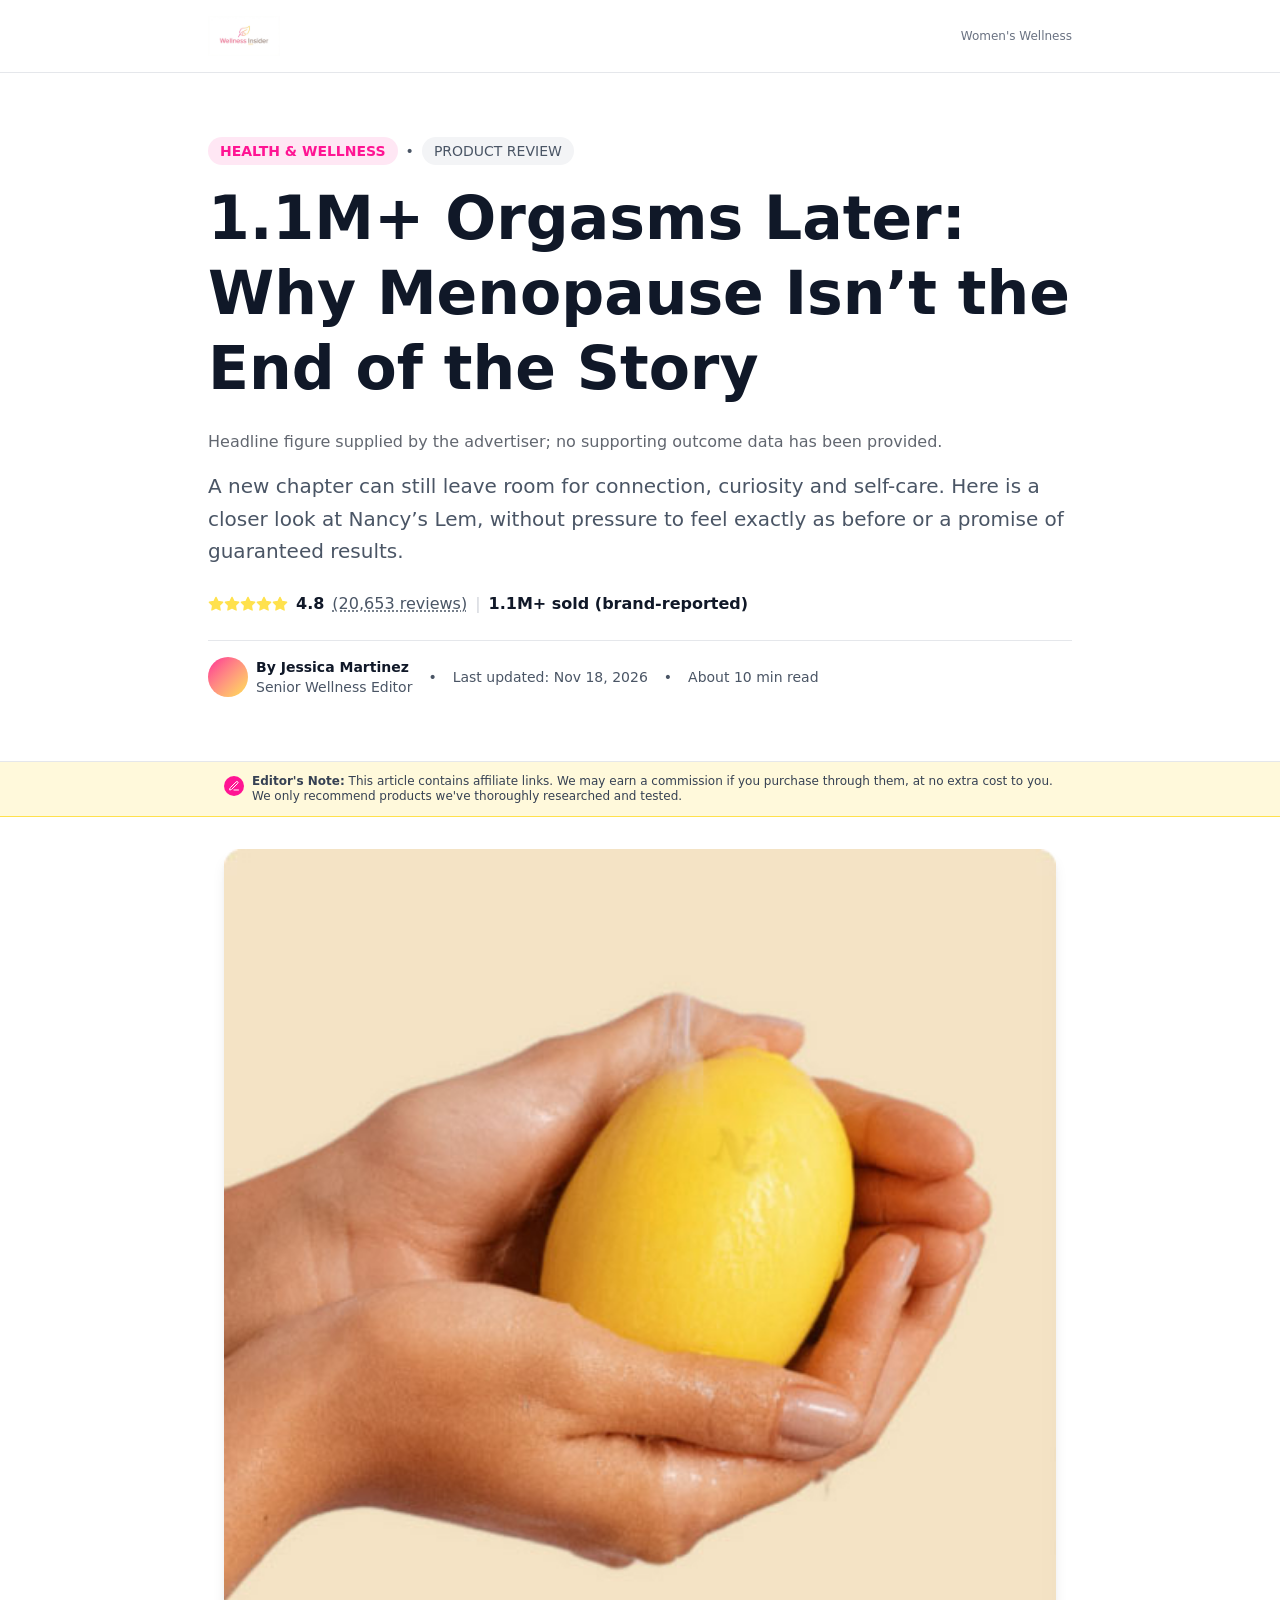
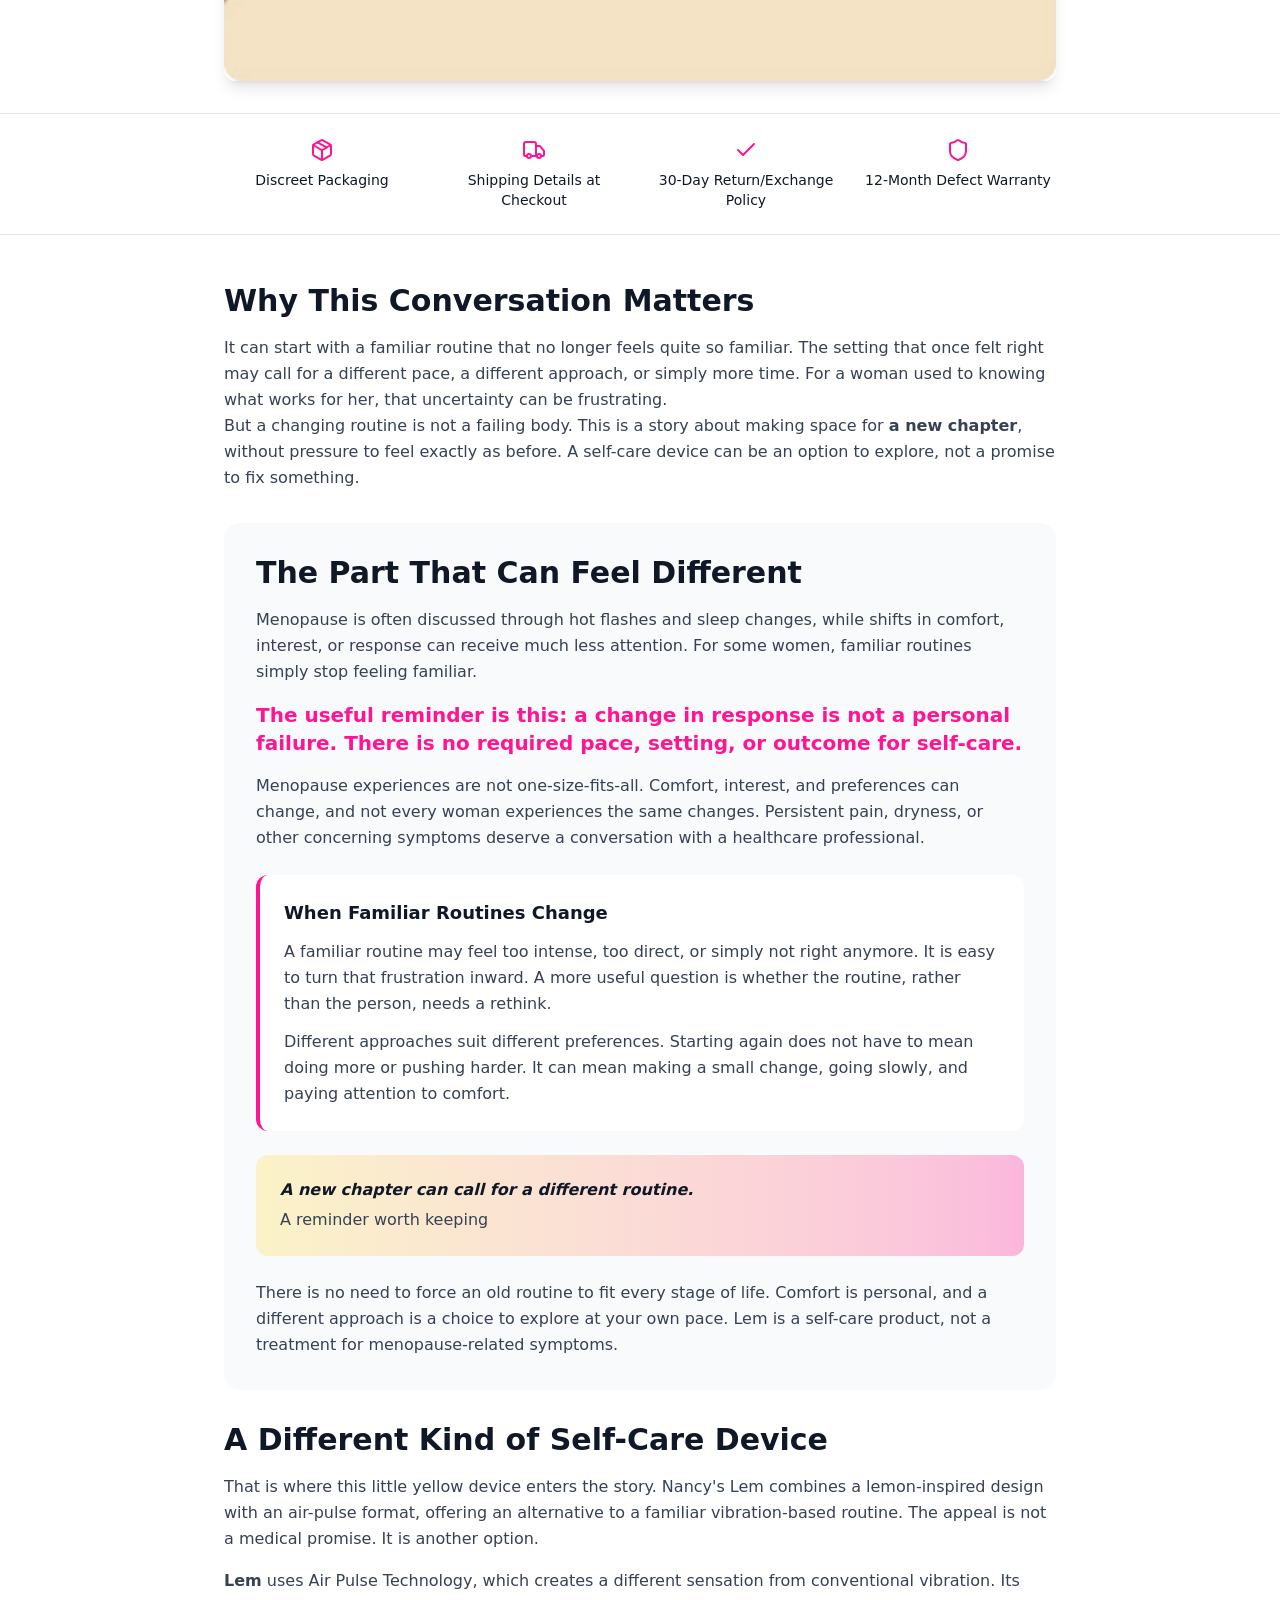
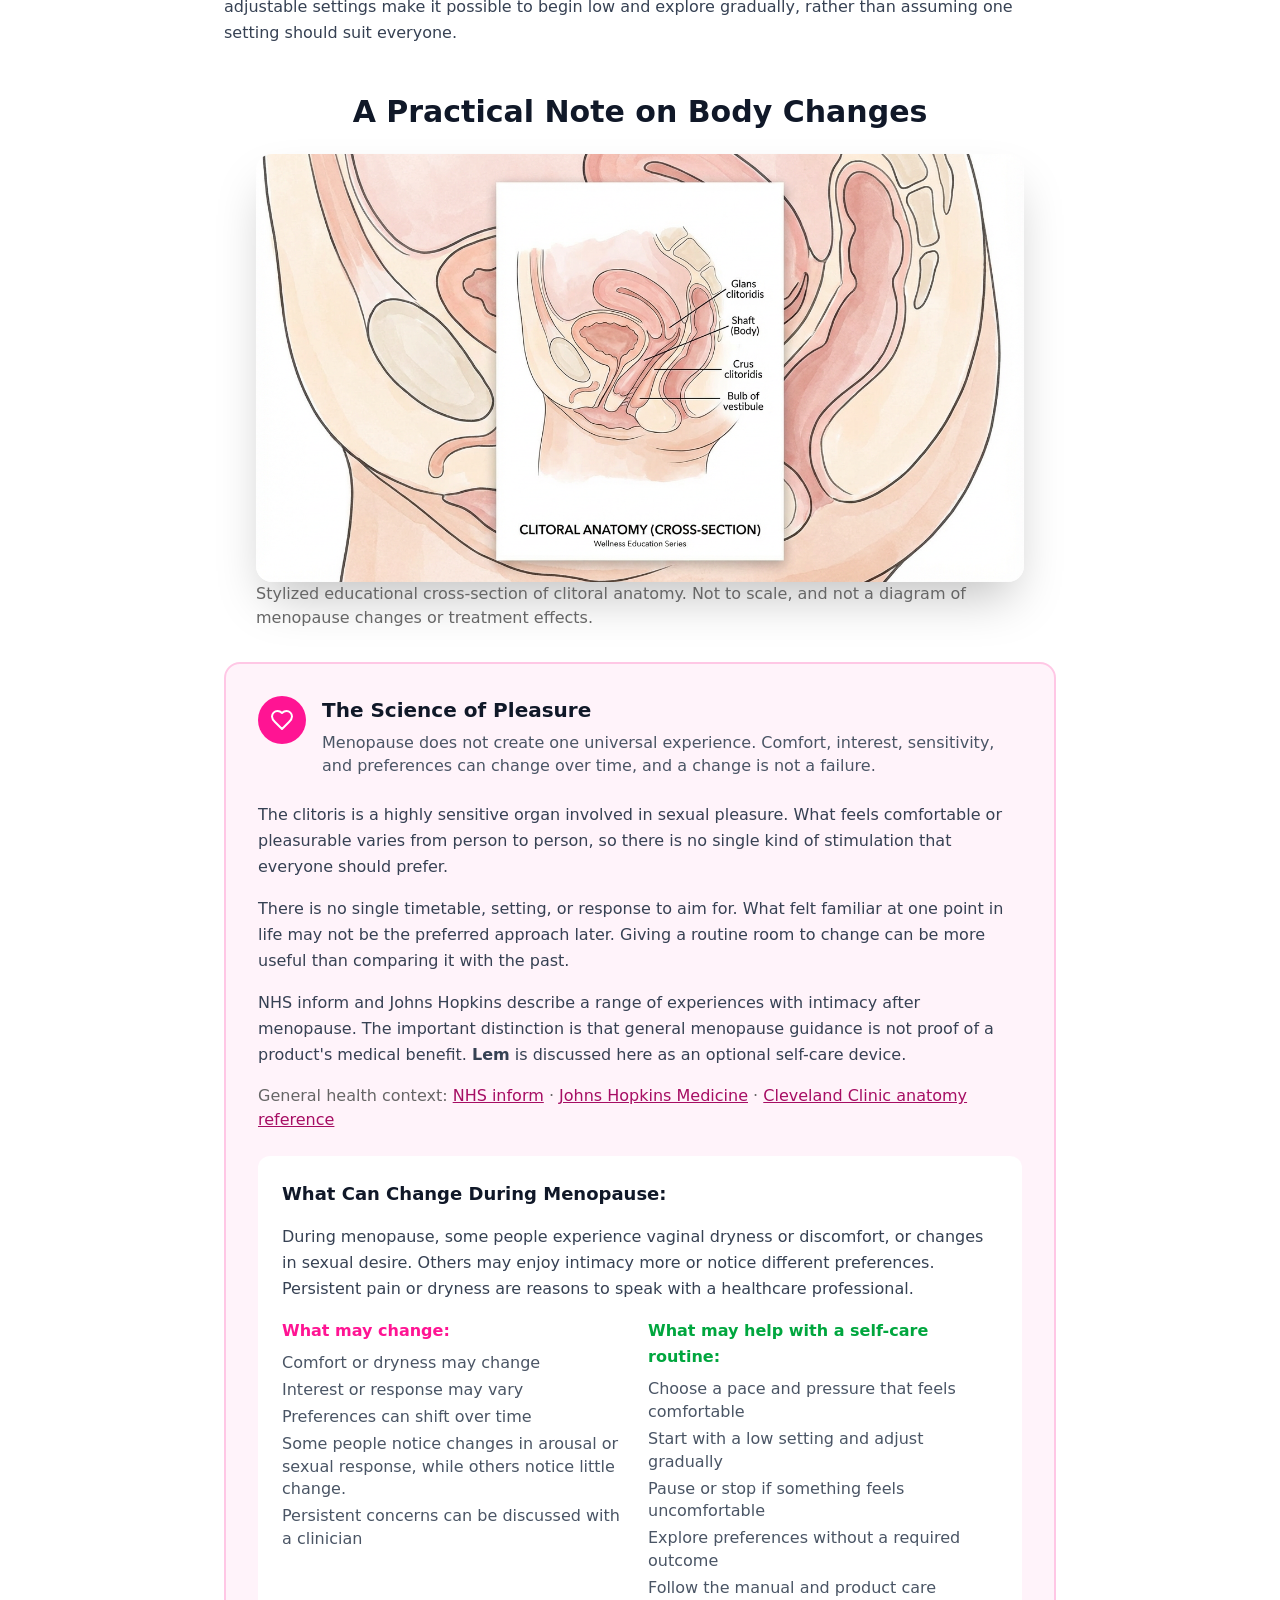
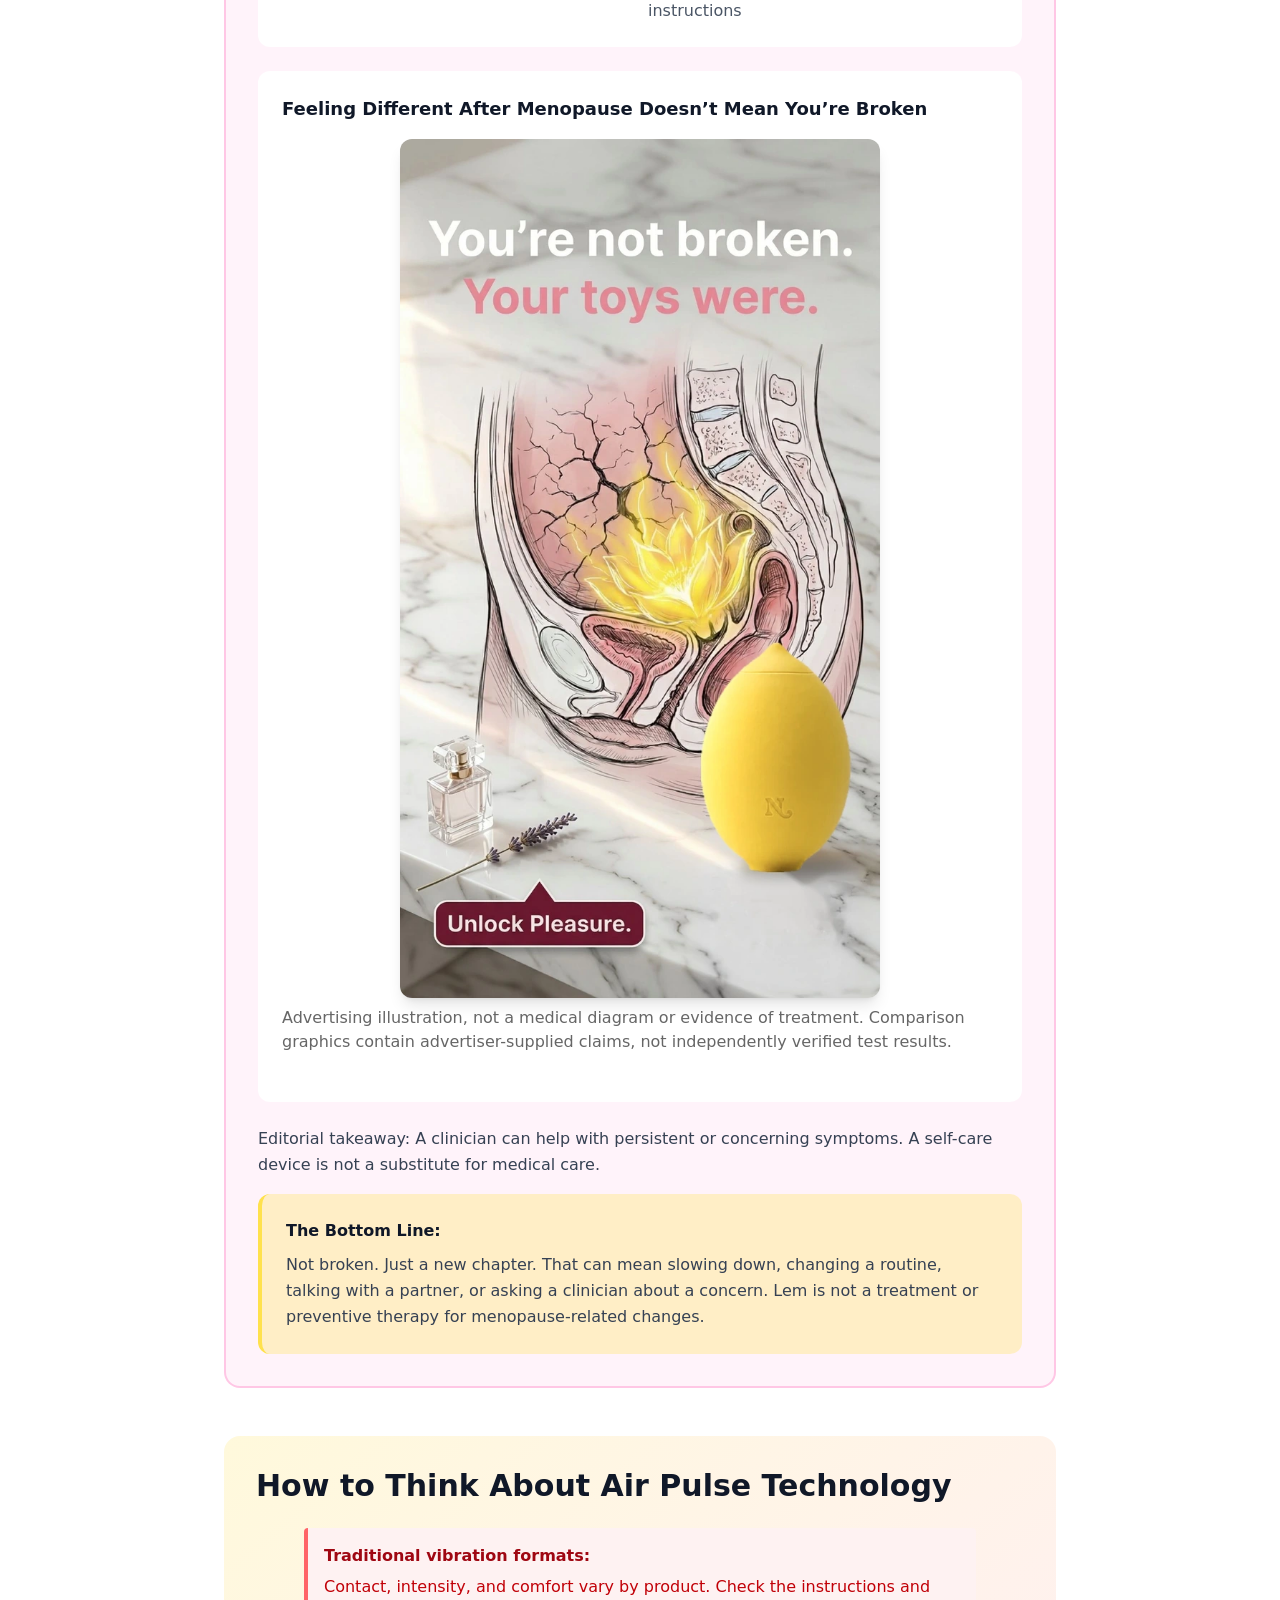
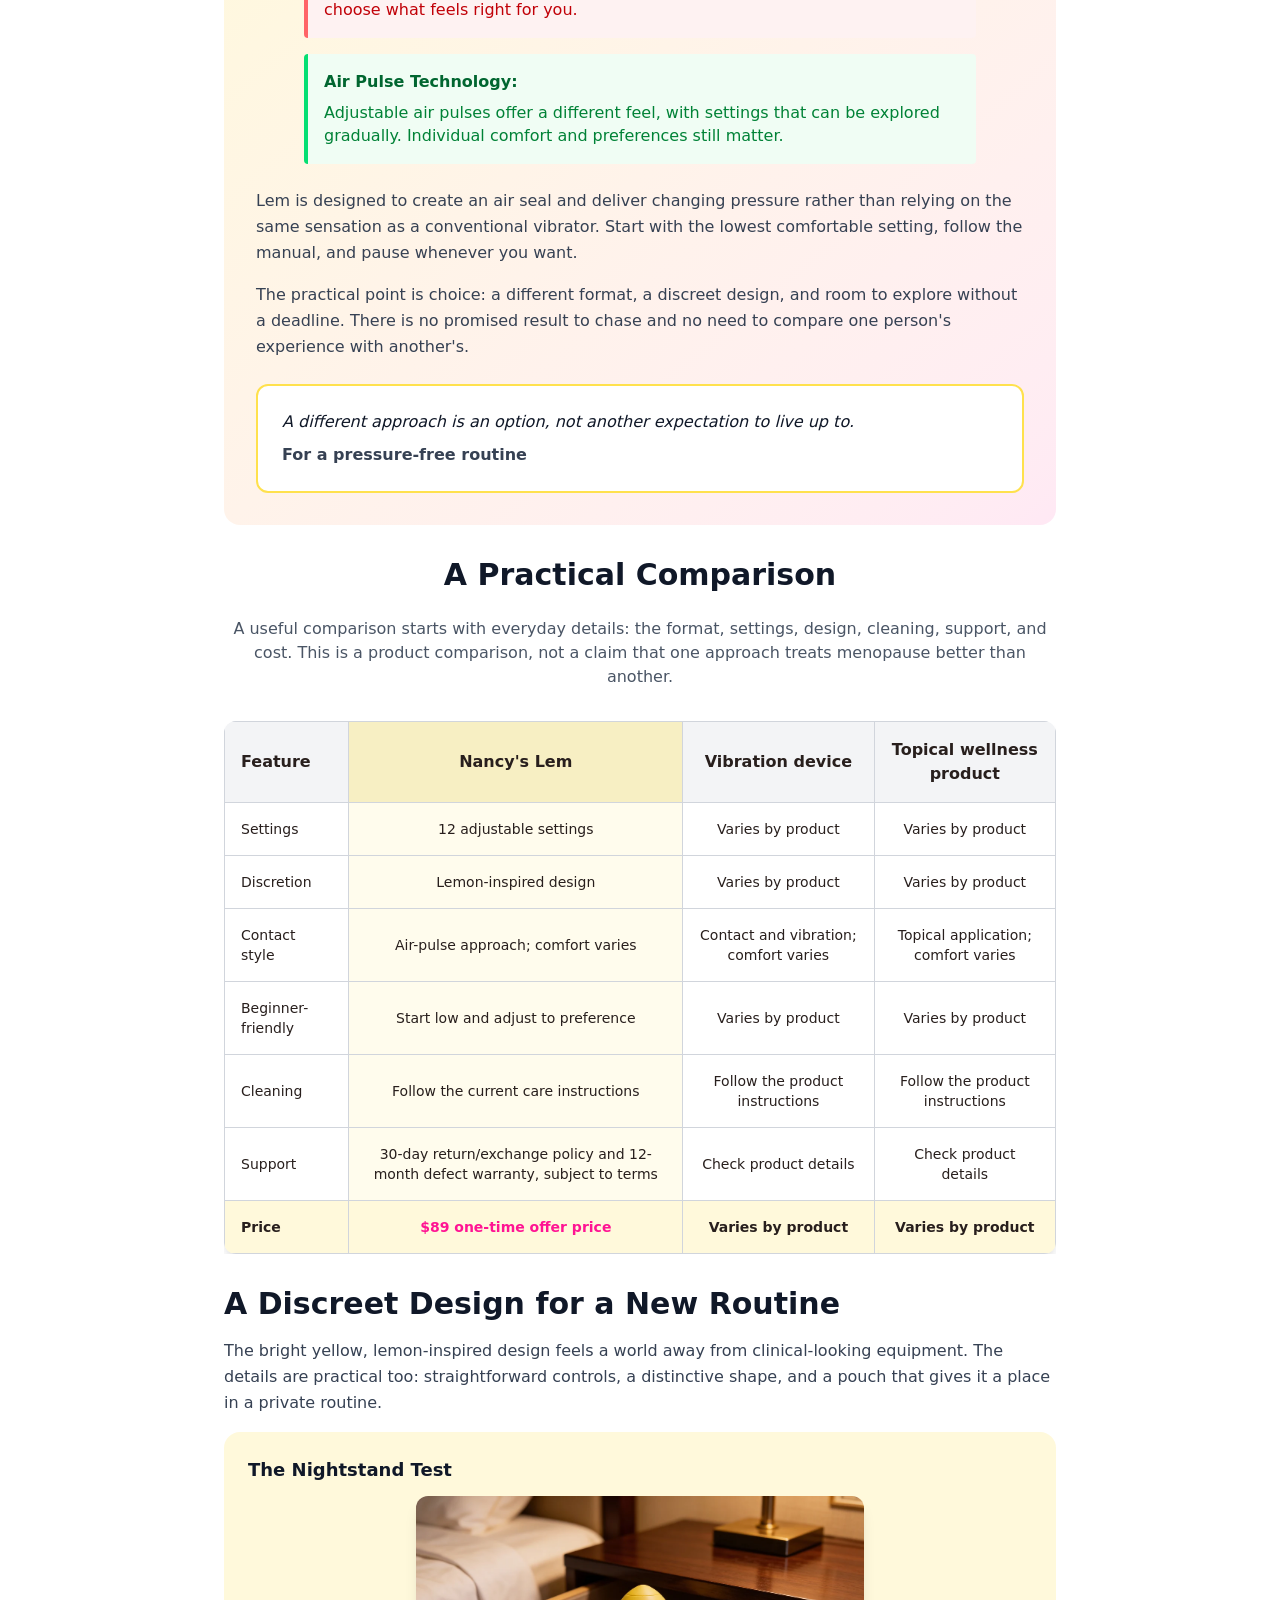
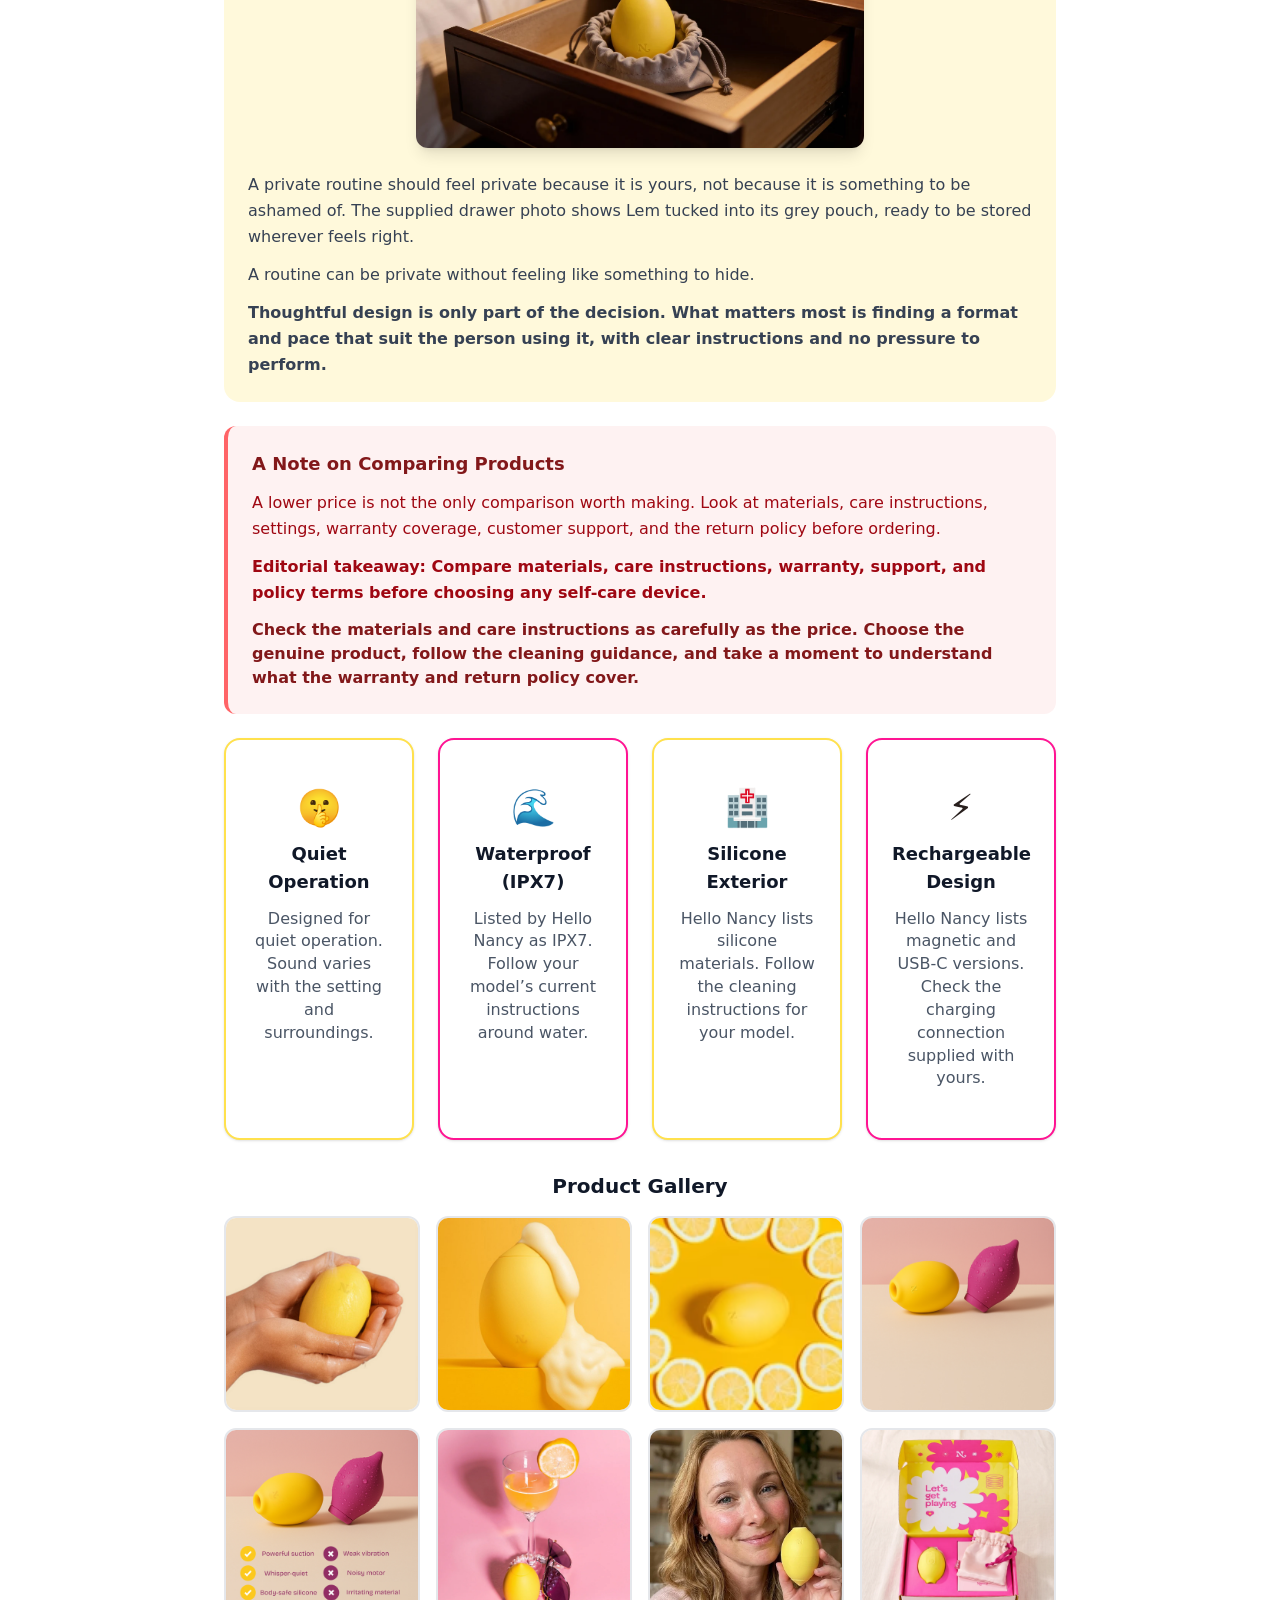
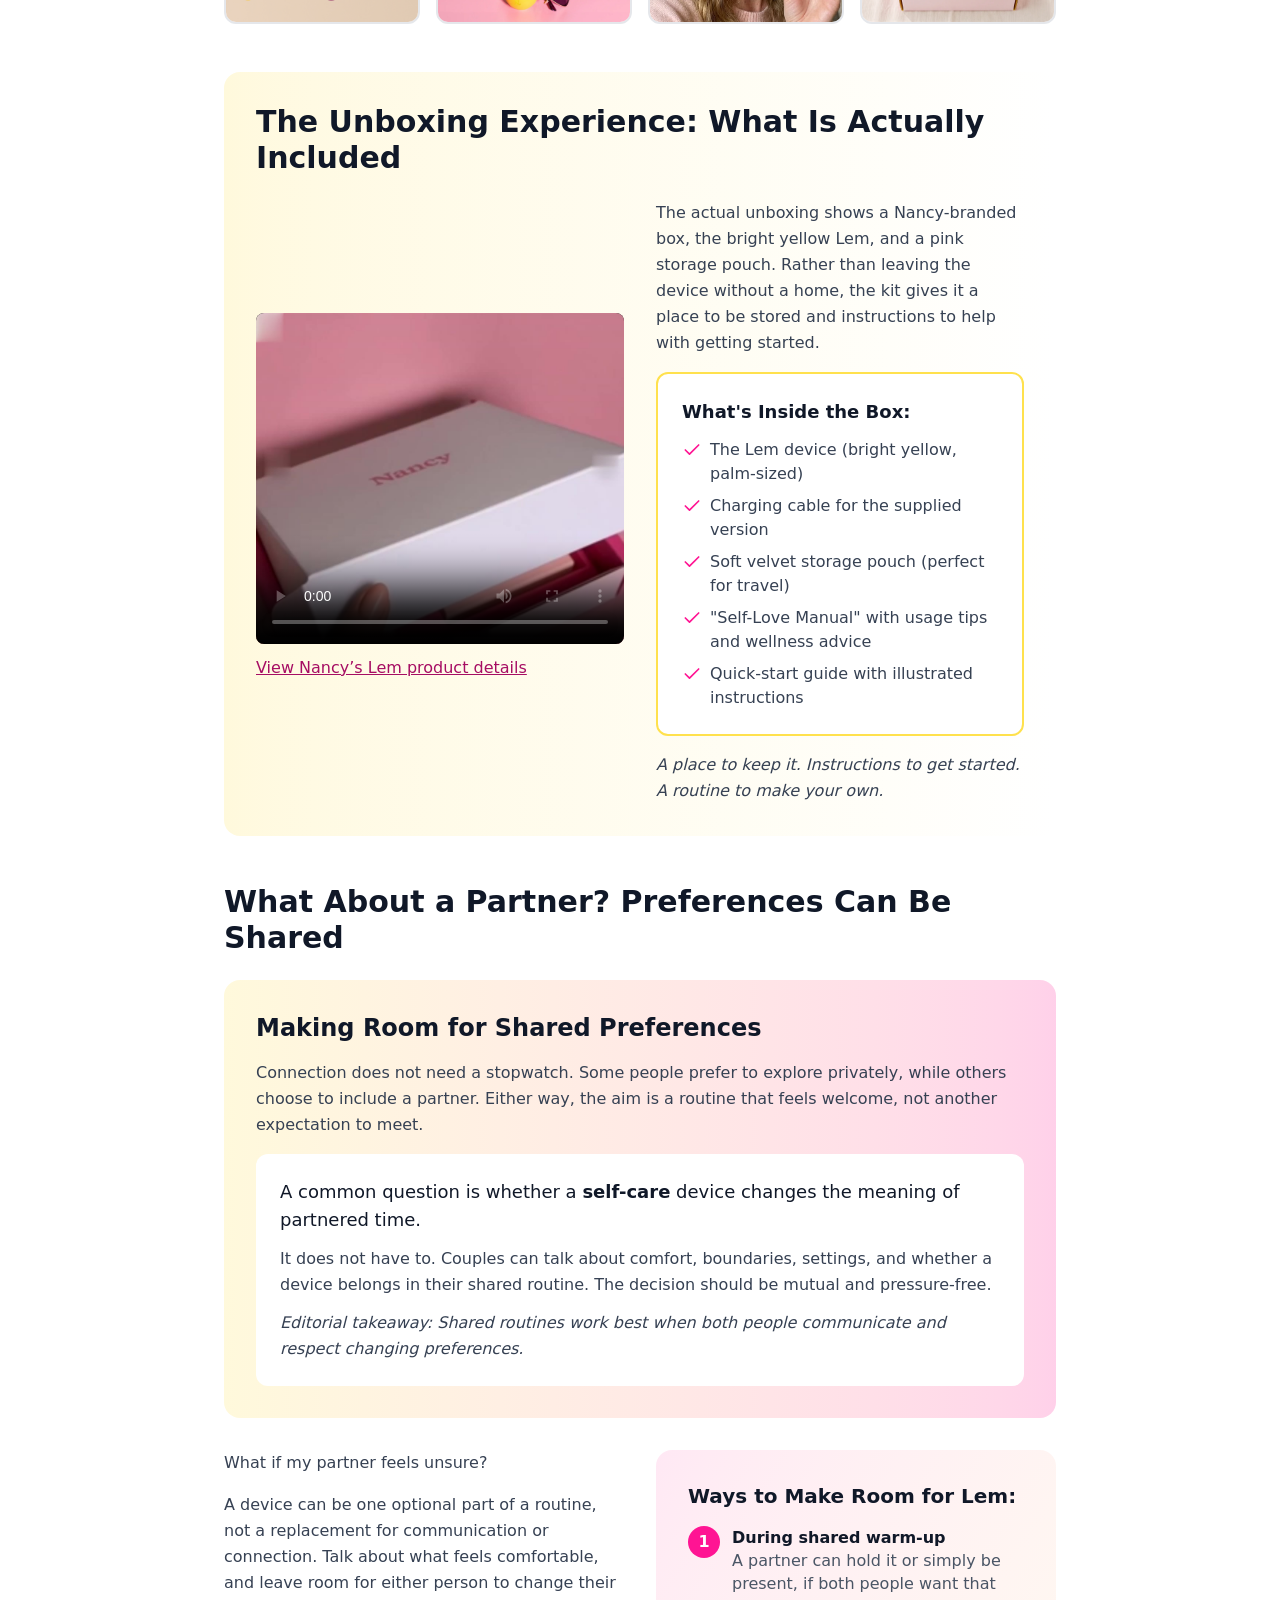
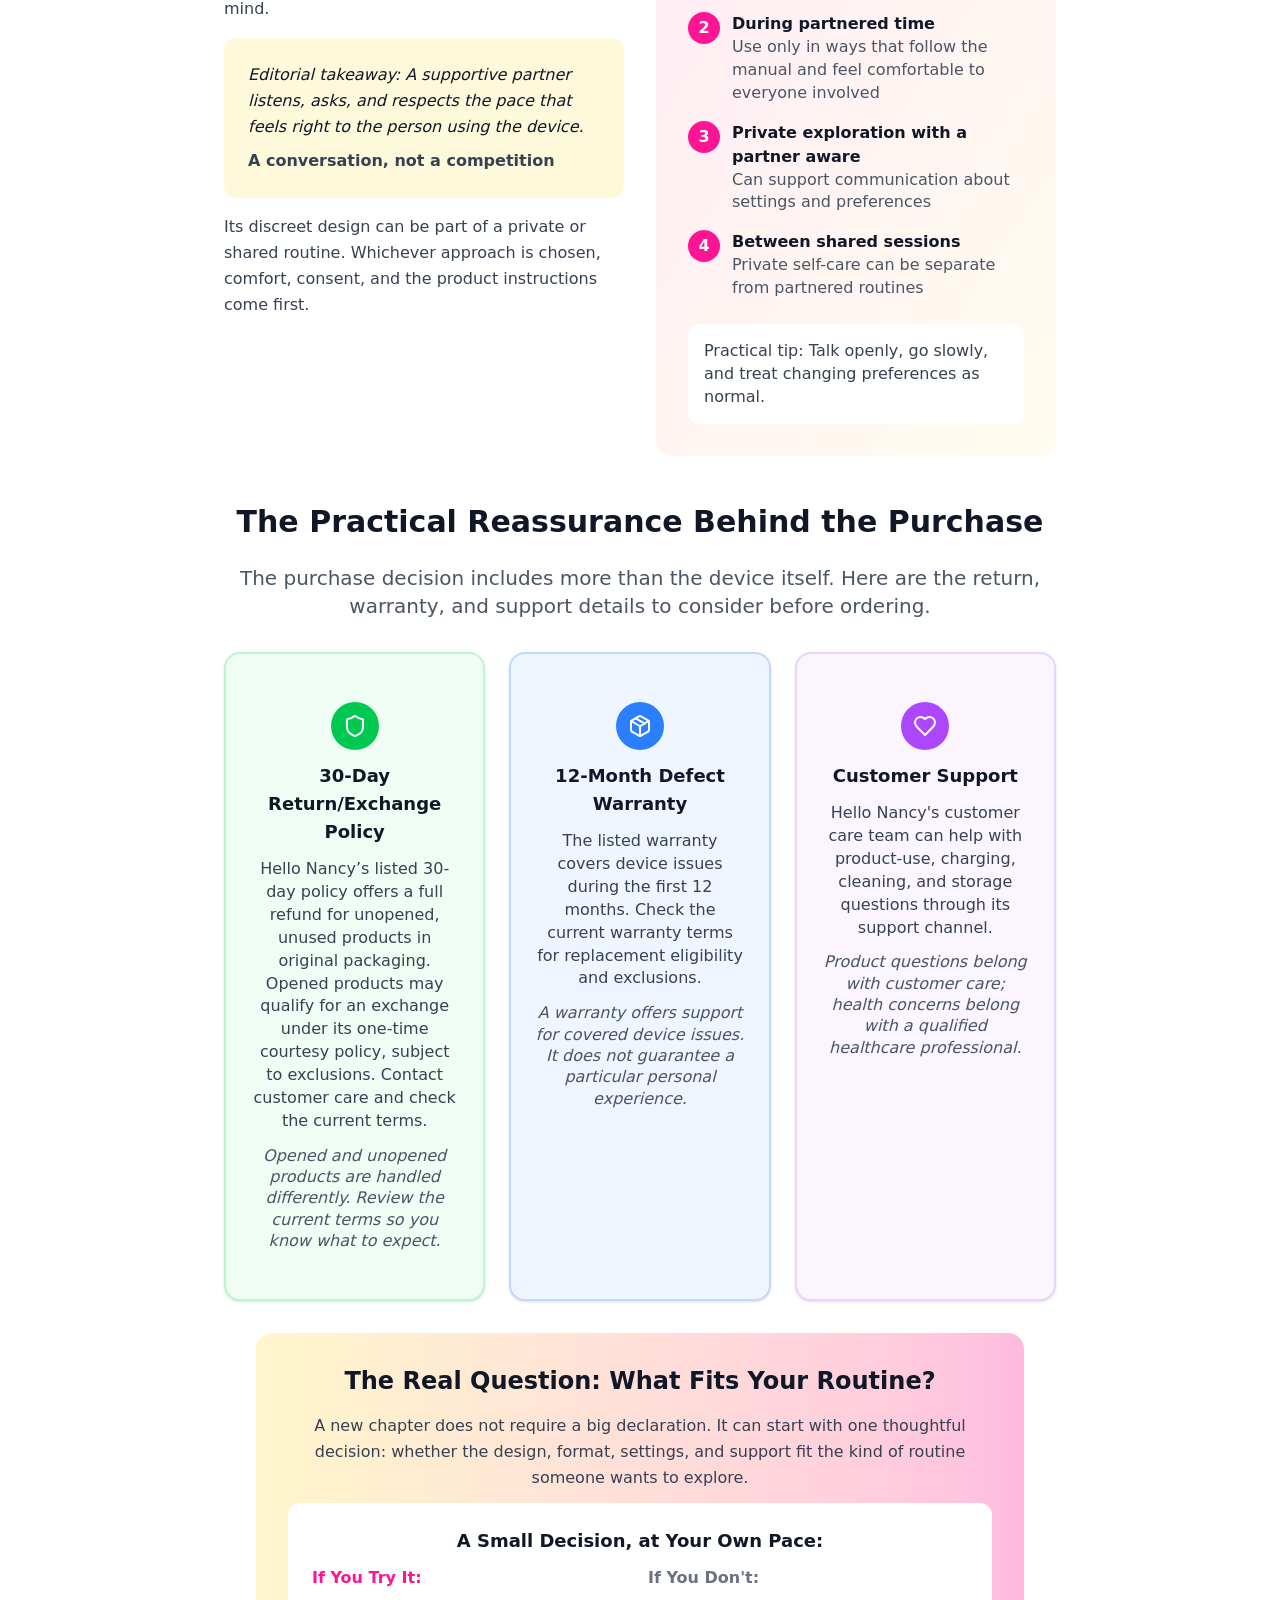
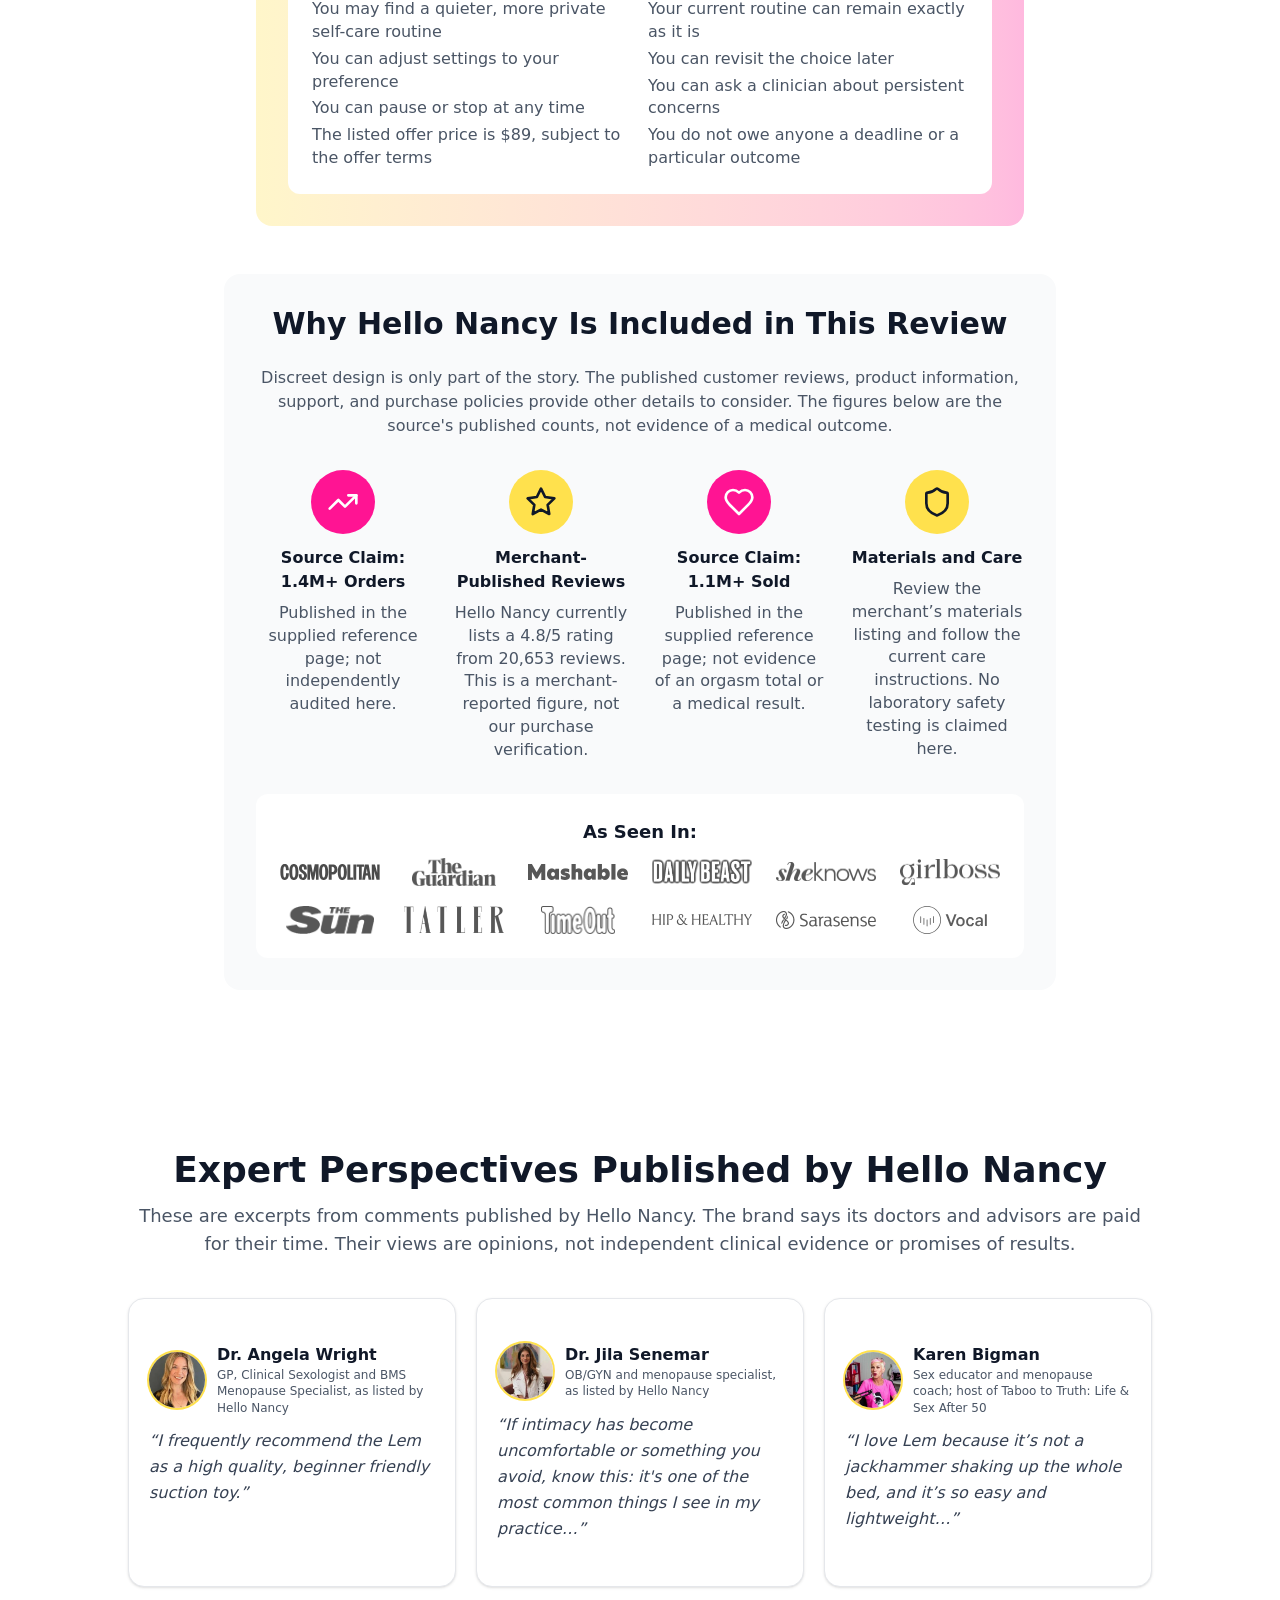
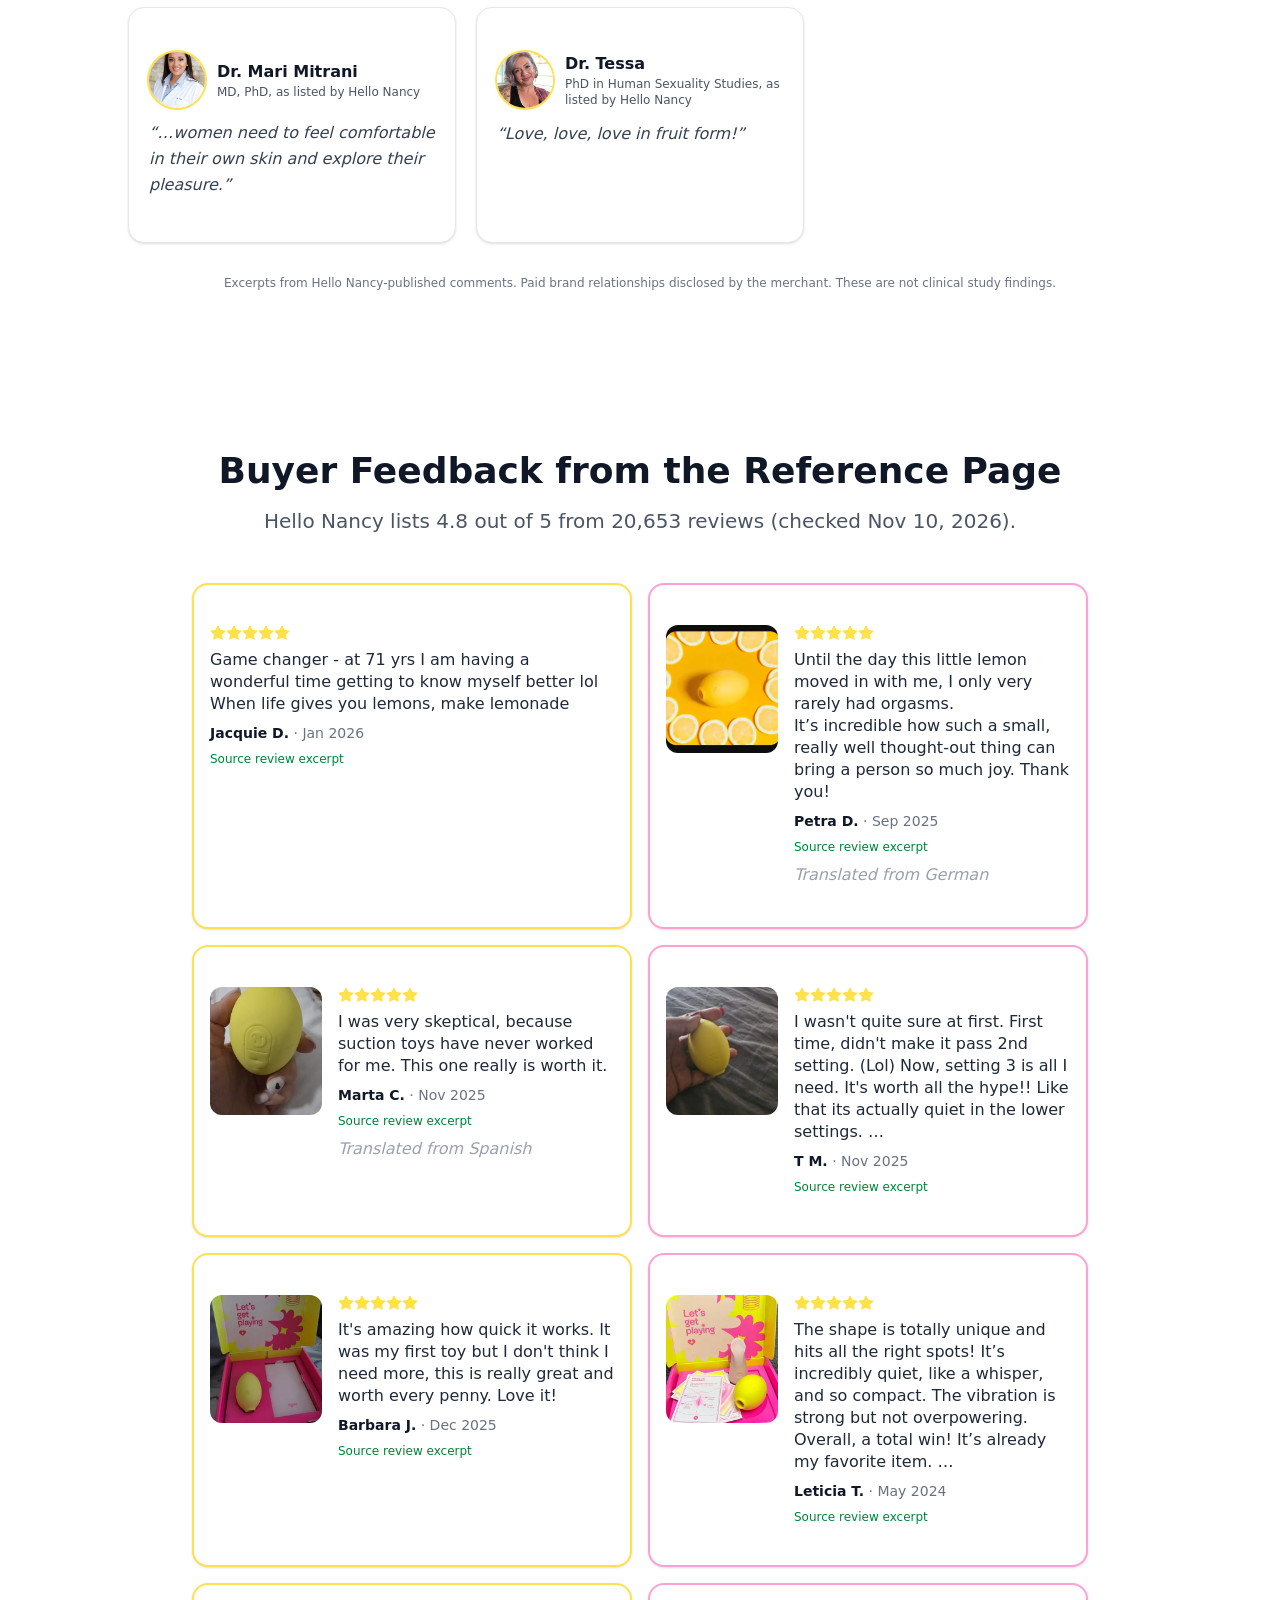
<file: lem-lp/version-3/index.html>
<!DOCTYPE html>

<html lang="en"><head><meta charset="utf-8"/><meta content="width=device-width, initial-scale=1, viewport-fit=cover" name="viewport"/><meta content="noindex, nofollow" name="robots"/><meta content="Variation 3 owner review draft of the approved menopause-led narrative. Numeric headline figure pending substantiation." name="description"/><title>Nancy Lem | Variation 3 Headline Review</title><!-- OWNER TRACKING INSERTION START: Place approved Meta Pixel and other tracking scripts here. No tracking included. --><!-- OWNER TRACKING INSERTION END --><link href="../assets/brand/wellness-insider-logo.png" rel="icon"/><link href="../assets/original.css" rel="stylesheet"/><link href="../assets/variations.css" rel="stylesheet"/><script defer="" src="../assets/variations.js"></script><link href="../assets/claim-reviewed.css" rel="stylesheet"/><link href="../assets/gallery-offer-simple-20261118.css" rel="stylesheet"/><script defer="" src="../assets/gallery-offer-simple-20261118.js"></script><link href="../assets/video-player-clean-20261118.css" rel="stylesheet"/></head><body><div data-approved-angle="not-broken-headline-test" data-manus_click_id="1" data-manus_clickable="true" data-version="3" id="root"><section aria-atomic="false" aria-label="Notifications alt+T" aria-live="polite" aria-relevant="additions text" tabindex="-1"></section><div class="min-h-screen bg-white relative"><header class="border-b border-gray-200 bg-white sticky top-0 z-50"><div class="container max-w-4xl px-4 py-4"><div class="flex items-center justify-between"><img alt="Wellness Insider" class="h-8 md:h-10" decoding="async" loading="eager" src="../assets/brand/wellness-insider-logo.png"/><div class="text-right"><p class="text-xs text-gray-500 font-medium">Women's Wellness</p></div></div></div></header><section class="bg-white py-8 md:py-16 border-b border-gray-200"><div class="container max-w-4xl px-4"><div class="flex flex-wrap items-center gap-2 text-xs sm:text-sm text-gray-600 mb-4"><span class="text-[#FF1493] font-semibold bg-[#FF1493]/10 px-3 py-1 rounded-full">HEALTH &amp; WELLNESS</span><span class="hidden sm:inline">•</span><span class="bg-gray-100 px-3 py-1 rounded-full">PRODUCT REVIEW</span></div><h1 class="text-3xl sm:text-4xl md:text-5xl lg:text-6xl font-bold text-gray-900 mb-4 md:mb-6 leading-tight">1.1M+ Orgasms Later: Why Menopause Isn’t the End of the Story</h1><p class="headline-claim-note" data-claim-status="owner-provided-unverified" role="note">Headline figure supplied by the advertiser; no supporting outcome data has been provided.</p><p class="text-lg sm:text-xl text-gray-600 mb-6 leading-relaxed">A new chapter can still leave room for connection, curiosity and self-care. Here is a closer look at Nancy’s Lem, without pressure to feel exactly as before or a promise of guaranteed results.</p><a class="inline-flex flex-wrap items-center gap-x-2 gap-y-1 mb-6 text-sm sm:text-base rating-link" href="#reviews"><span aria-hidden="true" class="flex"><svg class="lucide lucide-star w-4 h-4 fill-[#FFE14D] text-[#FFE14D]" fill="none" height="24" stroke="currentColor" stroke-linecap="round" stroke-linejoin="round" stroke-width="2" viewbox="0 0 24 24" width="24" xmlns="http://www.w3.org/2000/svg"><polygon points="12 2 15.09 8.26 22 9.27 17 14.14 18.18 21.02 12 17.77 5.82 21.02 7 14.14 2 9.27 8.91 8.26 12 2"></polygon></svg><svg class="lucide lucide-star w-4 h-4 fill-[#FFE14D] text-[#FFE14D]" fill="none" height="24" stroke="currentColor" stroke-linecap="round" stroke-linejoin="round" stroke-width="2" viewbox="0 0 24 24" width="24" xmlns="http://www.w3.org/2000/svg"><polygon points="12 2 15.09 8.26 22 9.27 17 14.14 18.18 21.02 12 17.77 5.82 21.02 7 14.14 2 9.27 8.91 8.26 12 2"></polygon></svg><svg class="lucide lucide-star w-4 h-4 fill-[#FFE14D] text-[#FFE14D]" fill="none" height="24" stroke="currentColor" stroke-linecap="round" stroke-linejoin="round" stroke-width="2" viewbox="0 0 24 24" width="24" xmlns="http://www.w3.org/2000/svg"><polygon points="12 2 15.09 8.26 22 9.27 17 14.14 18.18 21.02 12 17.77 5.82 21.02 7 14.14 2 9.27 8.91 8.26 12 2"></polygon></svg><svg class="lucide lucide-star w-4 h-4 fill-[#FFE14D] text-[#FFE14D]" fill="none" height="24" stroke="currentColor" stroke-linecap="round" stroke-linejoin="round" stroke-width="2" viewbox="0 0 24 24" width="24" xmlns="http://www.w3.org/2000/svg"><polygon points="12 2 15.09 8.26 22 9.27 17 14.14 18.18 21.02 12 17.77 5.82 21.02 7 14.14 2 9.27 8.91 8.26 12 2"></polygon></svg><svg class="lucide lucide-star w-4 h-4 fill-[#FFE14D] text-[#FFE14D]" fill="none" height="24" stroke="currentColor" stroke-linecap="round" stroke-linejoin="round" stroke-width="2" viewbox="0 0 24 24" width="24" xmlns="http://www.w3.org/2000/svg"><polygon points="12 2 15.09 8.26 22 9.27 17 14.14 18.18 21.02 12 17.77 5.82 21.02 7 14.14 2 9.27 8.91 8.26 12 2"></polygon></svg></span><span class="font-bold text-gray-900">4.8</span><span class="text-gray-600 underline decoration-dotted underline-offset-2">(20,653 reviews)</span><span aria-hidden="true" class="text-gray-300">|</span><span class="font-semibold text-gray-900">1.1M+ sold (brand-reported)</span></a><div class="flex flex-wrap items-center gap-3 sm:gap-4 text-xs sm:text-sm text-gray-600 border-t border-gray-200 pt-4"><div class="flex items-center gap-2"><div class="w-10 h-10 rounded-full bg-gradient-to-br from-[#FF1493] to-[#FFE14D]"></div><div><p class="font-semibold text-gray-900">By Jessica Martinez</p><p class="text-xs sm:text-sm">Senior Wellness Editor</p></div></div><span class="hidden sm:inline">•</span><span>Last updated: Nov 18, 2026</span><span class="hidden sm:inline">•</span><span>About 10 min read</span></div></div></section><section class="bg-[#FFE14D]/20 py-3 border-b border-[#FFE14D]"><div class="container max-w-4xl"><div class="flex items-start gap-2"><div class="flex-shrink-0 mt-0.5"><div class="w-5 h-5 bg-[#FF1493] rounded-full flex items-center justify-center"><svg class="lucide lucide-pen-line w-3 h-3 text-white" fill="none" height="24" stroke="currentColor" stroke-linecap="round" stroke-linejoin="round" stroke-width="2" viewbox="0 0 24 24" width="24" xmlns="http://www.w3.org/2000/svg"><path d="M12 20h9"></path><path d="M16.376 3.622a1 1 0 0 1 3.002 3.002L7.368 18.635a2 2 0 0 1-.855.506l-2.872.838a.5.5 0 0 1-.62-.62l.838-2.872a2 2 0 0 1 .506-.854z"></path></svg></div></div><p class="text-gray-700 text-xs leading-tight affiliate-editor-note" data-affiliate-disclosure="author-confirmed"><strong>Editor's Note:</strong> This article contains affiliate links. We may earn a commission if you purchase through them, at no extra cost to you. We only recommend products we've thoroughly researched and tested.</p></div></div></section><section class="container max-w-4xl py-8"><a aria-label="Shop Nancy's Lem: Hero" data-original-destination="https://hellonancy.com/products/lem?hn_at=hnb1.[base64]" data-product-link="true" href="https://hellonancy.com/products/lem?hn_at=hnb1.[base64]" rel="sponsored noopener"><img alt="Original winning image of hands holding yellow Nancy Lem on a cream background." class="w-full rounded-lg shadow-lg filled-photo" data-asset-origin="retained-original" data-photo-slot="v3-hero" decoding="async" fetchpriority="high" height="500" loading="eager" src="../media/winner-PDP-06f51d67617b.jpg" style="aspect-ratio:1/1;object-fit:cover" width="500"/></a></section><section class="bg-white py-6 border-y border-gray-200"><div class="container max-w-4xl"><div class="grid grid-cols-2 md:grid-cols-4 gap-4 text-center text-sm"><div class="flex flex-col items-center gap-2"><svg class="lucide lucide-package w-6 h-6 text-[#FF1493]" fill="none" height="24" stroke="currentColor" stroke-linecap="round" stroke-linejoin="round" stroke-width="2" viewbox="0 0 24 24" width="24" xmlns="http://www.w3.org/2000/svg"><path d="M11 21.73a2 2 0 0 0 2 0l7-4A2 2 0 0 0 21 16V8a2 2 0 0 0-1-1.73l-7-4a2 2 0 0 0-2 0l-7 4A2 2 0 0 0 3 8v8a2 2 0 0 0 1 1.73z"></path><path d="M12 22V12"></path><path d="m3.3 7 7.703 4.734a2 2 0 0 0 1.994 0L20.7 7"></path><path d="m7.5 4.27 9 5.15"></path></svg><p class="font-medium text-gray-900">Discreet Packaging</p></div><div class="flex flex-col items-center gap-2"><svg class="lucide lucide-truck w-6 h-6 text-[#FF1493]" fill="none" height="24" stroke="currentColor" stroke-linecap="round" stroke-linejoin="round" stroke-width="2" viewbox="0 0 24 24" width="24" xmlns="http://www.w3.org/2000/svg"><path d="M14 18V6a2 2 0 0 0-2-2H4a2 2 0 0 0-2 2v11a1 1 0 0 0 1 1h2"></path><path d="M15 18H9"></path><path d="M19 18h2a1 1 0 0 0 1-1v-3.65a1 1 0 0 0-.22-.624l-3.48-4.35A1 1 0 0 0 17.52 8H14"></path><circle cx="17" cy="18" r="2"></circle><circle cx="7" cy="18" r="2"></circle></svg><p class="font-medium text-gray-900">Shipping Details at Checkout</p></div><div class="flex flex-col items-center gap-2"><svg class="lucide lucide-check w-6 h-6 text-[#FF1493]" fill="none" height="24" stroke="currentColor" stroke-linecap="round" stroke-linejoin="round" stroke-width="2" viewbox="0 0 24 24" width="24" xmlns="http://www.w3.org/2000/svg"><path d="M20 6 9 17l-5-5"></path></svg><p class="font-medium text-gray-900">30-Day Return/Exchange Policy</p></div><div class="flex flex-col items-center gap-2"><svg class="lucide lucide-shield w-6 h-6 text-[#FF1493]" fill="none" height="24" stroke="currentColor" stroke-linecap="round" stroke-linejoin="round" stroke-width="2" viewbox="0 0 24 24" width="24" xmlns="http://www.w3.org/2000/svg"><path d="M20 13c0 5-3.5 7.5-7.66 8.95a1 1 0 0 1-.67-.01C7.5 20.5 4 18 4 13V6a1 1 0 0 1 1-1c2 0 4.5-1.2 6.24-2.72a1.17 1.17 0 0 1 1.52 0C14.51 3.81 17 5 19 5a1 1 0 0 1 1 1z"></path></svg><p class="font-medium text-gray-900">12-Month Defect Warranty</p></div></div></div></section><article class="container max-w-4xl py-12 space-y-8"><div class="prose prose-lg max-w-none"><h2 class="text-3xl font-bold text-gray-900 mb-4">Why This Conversation Matters</h2><p class="text-gray-700 leading-relaxed">It can start with a familiar routine that no longer feels quite so familiar. The setting that once felt right may call for a different pace, a different approach, or simply more time. For a woman used to knowing what works for her, that uncertainty can be frustrating.</p><p class="text-gray-700 leading-relaxed">But a changing routine is not a failing body. This is a story about making space for <strong>a new chapter</strong>, without pressure to feel exactly as before. A self-care device can be an option to explore, not a promise to fix something.</p></div><div class="bg-gray-50 p-8 rounded-xl"><h2 class="text-3xl font-bold text-gray-900 mb-4">The Part That Can Feel Different</h2><p class="text-gray-700 leading-relaxed mb-4">Menopause is often discussed through hot flashes and sleep changes, while shifts in comfort, interest, or response can receive much less attention. For some women, familiar routines simply stop feeling familiar.</p><p class="text-xl font-semibold text-[#FF1493] mb-4">The useful reminder is this: a change in response is not a personal failure. There is no required pace, setting, or outcome for self-care.</p><p class="text-gray-700 leading-relaxed mb-4">Menopause experiences are not one-size-fits-all. Comfort, interest, and preferences can change, and not every woman experiences the same changes. Persistent pain, dryness, or other concerning symptoms deserve a conversation with a healthcare professional.</p><div class="bg-white p-6 rounded-lg border-l-4 border-[#FF1493] my-6"><h3 class="font-bold text-lg text-gray-900 mb-3">When Familiar Routines Change</h3><p class="text-gray-700 leading-relaxed mb-3">A familiar routine may feel too intense, too direct, or simply not right anymore. It is easy to turn that frustration inward. A more useful question is whether the routine, rather than the person, needs a rethink.</p><p class="text-gray-700 leading-relaxed">Different approaches suit different preferences. Starting again does not have to mean doing more or pushing harder. It can mean making a small change, going slowly, and paying attention to comfort.</p></div><div class="bg-gradient-to-r from-[#FFE14D]/30 to-[#FF1493]/30 p-6 rounded-lg"><p class="text-2xl font-bold text-gray-900 mb-2 italic">A new chapter can call for a different routine.</p><p class="text-gray-700">A reminder worth keeping</p></div><p class="text-gray-700 leading-relaxed mt-6">There is no need to force an old routine to fit every stage of life. Comfort is personal, and a different approach is a choice to explore at your own pace. Lem is a self-care product, not a treatment for menopause-related symptoms.</p></div><div><h2 class="text-3xl font-bold text-gray-900 mb-4">A Different Kind of Self-Care Device</h2><p class="text-gray-700 leading-relaxed mb-4">That is where this little yellow device enters the story. Nancy's Lem combines a lemon-inspired design with an air-pulse format, offering an alternative to a familiar vibration-based routine. The appeal is not a medical promise. It is another option.</p><p class="text-gray-700 leading-relaxed mb-4"><strong>Lem</strong> uses Air Pulse Technology, which creates a different sensation from conventional vibration. Its adjustable settings make it possible to begin low and explore gradually, rather than assuming one setting should suit everyone.</p></div><div class="my-12"><h2 class="text-3xl font-bold text-gray-900 mb-6 text-center">A Practical Note on Body Changes</h2><div class="max-w-3xl mx-auto mb-8"><img alt="Stylized, not-to-scale educational illustration of clitoral anatomy, not a diagram of menopause or treatment effects." class="w-full rounded-xl shadow-2xl filled-photo" data-asset-origin="retained-original" data-photo-slot="v3-anatomy" decoding="async" height="768" loading="lazy" src="../media/winner-anatomy_EN-9fb38a8640e8.png" style="width:100%;height:auto;object-fit:contain" width="1376"/><p class="reference-source">Stylized educational cross-section of clitoral anatomy. Not to scale, and not a diagram of menopause changes or treatment effects.</p></div><div class="bg-[#FF1493]/5 p-8 rounded-xl border-2 border-[#FF1493]/20" data-science-restored="20261118"><div class="flex gap-4 mb-6"><div class="w-12 h-12 bg-[#FF1493] rounded-full flex items-center justify-center flex-shrink-0"><svg class="lucide lucide-heart w-6 h-6 text-white" fill="none" height="24" stroke="currentColor" stroke-linecap="round" stroke-linejoin="round" stroke-width="2" viewbox="0 0 24 24" width="24" xmlns="http://www.w3.org/2000/svg"><path d="M19 14c1.49-1.46 3-3.21 3-5.5A5.5 5.5 0 0 0 16.5 3c-1.76 0-3 .5-4.5 2-1.5-1.5-2.74-2-4.5-2A5.5 5.5 0 0 0 2 8.5c0 2.3 1.5 4.05 3 5.5l7 7Z"></path></svg></div><div><h3 class="font-bold text-xl text-gray-900 mb-2">The Science of Pleasure</h3><p class="text-gray-600 text-sm">Menopause does not create one universal experience. Comfort, interest, sensitivity, and preferences can change over time, and a change is not a failure.</p></div></div><div class="space-y-4 text-gray-700 leading-relaxed"><p data-science-education="clitoral-pleasure">The clitoris is a highly sensitive organ involved in sexual pleasure. What feels comfortable or pleasurable varies from person to person, so there is no single kind of stimulation that everyone should prefer.</p><p>There is no single timetable, setting, or response to aim for. What felt familiar at one point in life may not be the preferred approach later. Giving a routine room to change can be more useful than comparing it with the past.</p><p>NHS inform and Johns Hopkins describe a range of experiences with intimacy after menopause. The important distinction is that general menopause guidance is not proof of a product's medical benefit. <strong>Lem</strong> is discussed here as an optional self-care device.</p><p class="reference-source">General health context: <a data-reference-link="" href="https://www.nhsinform.scot/healthy-living/womens-health/later-years-around-50-years-and-over/menopause-and-post-menopause-health/sexual-wellbeing-intimacy-and-menopause/" rel="noopener" target="_blank">NHS inform</a> · <a data-reference-link="" href="https://www.hopkinsmedicine.org/health/expert-qa/how-sex-changes-after-menopause" rel="noopener" target="_blank">Johns Hopkins Medicine</a> · <a data-reference-link="" href="https://my.clevelandclinic.org/health/body/22823-clitoris" rel="noopener" target="_blank">Cleveland Clinic anatomy reference</a></p><div class="bg-white p-6 rounded-lg my-6" data-menopause-education="general-context"><h4 class="font-bold text-lg text-gray-900 mb-4">What Can Change During Menopause:</h4><p class="mb-4">During menopause, some people experience vaginal dryness or discomfort, or changes in sexual desire. Others may enjoy intimacy more or notice different preferences. Persistent pain or dryness are reasons to speak with a healthcare professional.</p><div class="grid md:grid-cols-2 gap-4"><div class="space-y-2"><p class="font-semibold text-[#FF1493]">What may change:</p><ul class="text-sm space-y-1 text-gray-600"><li>Comfort or dryness may change</li><li>Interest or response may vary</li><li>Preferences can shift over time</li><li>Some people notice changes in arousal or sexual response, while others notice little change.</li><li>Persistent concerns can be discussed with a clinician</li></ul></div><div class="space-y-2"><p class="font-semibold text-green-600">What may help with a self-care routine:</p><ul class="text-sm space-y-1 text-gray-600"><li>Choose a pace and pressure that feels comfortable</li><li>Start with a low setting and adjust gradually</li><li>Pause or stop if something feels uncomfortable</li><li>Explore preferences without a required outcome</li><li>Follow the manual and product care instructions</li></ul></div></div></div><div class="bg-white p-6 rounded-lg my-6"><h4 class="font-bold text-lg text-gray-900 mb-4">Feeling Different After Menopause Doesn’t Mean You’re Broken</h4><div class="mb-6"><a aria-label="View Nancy Lem retail-packaging photo on the product page" class="product-image-link" data-product-link="true" href="https://hellonancy.com/products/lem?hn_at=hnb1.[base64]"><img alt="Supplied advertising illustration with You are not broken text, stylized anatomy and Nancy Lem; not a medical diagram or evidence of treatment." class="w-full rounded-lg shadow-lg filled-photo" data-asset-origin="user-upload" data-photo-slot="v3-bloodflow" decoding="async" height="1200" loading="lazy" src="../media/anatomy-ad-illustration-e4d296436fac.webp" style="width:min(100%,480px);height:auto;object-fit:contain;margin-inline:auto" width="670"/></a><p class="reference-source standalone-creative-note">Advertising illustration, not a medical diagram or evidence of treatment. Comparison graphics contain advertiser-supplied claims, not independently verified test results.</p></div></div><p>Editorial takeaway: A clinician can help with persistent or concerning symptoms. A self-care device is not a substitute for medical care.</p><div class="bg-[#FFE14D]/30 p-6 rounded-lg border-l-4 border-[#FFE14D]"><p class="font-bold text-gray-900 mb-2">The Bottom Line:</p><p class="text-gray-700">Not broken. Just a new chapter. That can mean slowing down, changing a routine, talking with a partner, or asking a clinician about a concern. Lem is not a treatment or preventive therapy for menopause-related changes.</p></div></div></div></div><div class="bg-gradient-to-br from-[#FFE14D]/20 to-[#FF1493]/10 p-8 rounded-xl"><h2 class="text-3xl font-bold text-gray-900 mb-6">How to Think About Air Pulse Technology</h2><div class="space-y-4 max-w-2xl mx-auto mb-6"><div class="bg-red-50 border-l-4 border-red-400 p-4 rounded"><p class="font-semibold text-red-800 mb-2">Traditional vibration formats:</p><p class="text-red-700 text-sm">Contact, intensity, and comfort vary by product. Check the instructions and choose what feels right for you.</p></div><div class="bg-green-50 border-l-4 border-green-400 p-4 rounded"><p class="font-semibold text-green-800 mb-2">Air Pulse Technology:</p><p class="text-green-700 text-sm">Adjustable air pulses offer a different feel, with settings that can be explored gradually. Individual comfort and preferences still matter.</p></div></div><p class="text-gray-700 leading-relaxed mb-4">Lem is designed to create an air seal and deliver changing pressure rather than relying on the same sensation as a conventional vibrator. Start with the lowest comfortable setting, follow the manual, and pause whenever you want.</p><p class="text-gray-700 leading-relaxed">The practical point is choice: a different format, a discreet design, and room to explore without a deadline. There is no promised result to chase and no need to compare one person's experience with another's.</p><div class="bg-white p-6 rounded-lg mt-6 border-2 border-[#FFE14D]"><p class="text-lg italic text-gray-900 mb-2">A different approach is an option, not another expectation to live up to.</p><p class="font-semibold text-gray-700">For a pressure-free routine</p></div></div><div><h2 class="text-3xl font-bold text-gray-900 mb-6 text-center">A Practical Comparison</h2><p class="text-center text-gray-600 mb-8">A useful comparison starts with everyday details: the format, settings, design, cleaning, support, and cost. This is a product comparison, not a claim that one approach treats menopause better than another.</p><div class="overflow-x-auto"><table class="w-full border-collapse bg-white shadow-lg rounded-lg overflow-hidden"><thead><tr class="bg-gray-100"><th class="border border-gray-300 p-4 text-left font-bold">Feature</th><th class="border border-gray-300 p-4 text-center bg-[#FFE14D]/30 font-bold">Nancy's Lem</th><th class="border border-gray-300 p-4 text-center font-bold">Vibration device</th><th class="border border-gray-300 p-4 text-center font-bold">Topical wellness product</th></tr></thead><tbody class="text-sm"><tr><td class="border border-gray-300 p-4 font-medium">Settings</td><td class="border border-gray-300 p-4 text-center bg-[#FFE14D]/10">12 adjustable settings</td><td class="border border-gray-300 p-4 text-center">Varies by product</td><td class="border border-gray-300 p-4 text-center">Varies by product</td></tr><tr><td class="border border-gray-300 p-4 font-medium">Discretion</td><td class="border border-gray-300 p-4 text-center bg-[#FFE14D]/10">Lemon-inspired design</td><td class="border border-gray-300 p-4 text-center">Varies by product</td><td class="border border-gray-300 p-4 text-center">Varies by product</td></tr><tr><td class="border border-gray-300 p-4 font-medium">Contact style</td><td class="border border-gray-300 p-4 text-center bg-[#FFE14D]/10">Air-pulse approach; comfort varies</td><td class="border border-gray-300 p-4 text-center">Contact and vibration; comfort varies</td><td class="border border-gray-300 p-4 text-center">Topical application; comfort varies</td></tr><tr><td class="border border-gray-300 p-4 font-medium">Beginner-friendly</td><td class="border border-gray-300 p-4 text-center bg-[#FFE14D]/10">Start low and adjust to preference</td><td class="border border-gray-300 p-4 text-center">Varies by product</td><td class="border border-gray-300 p-4 text-center">Varies by product</td></tr><tr><td class="border border-gray-300 p-4 font-medium">Cleaning</td><td class="border border-gray-300 p-4 text-center bg-[#FFE14D]/10">Follow the current care instructions</td><td class="border border-gray-300 p-4 text-center">Follow the product instructions</td><td class="border border-gray-300 p-4 text-center">Follow the product instructions</td></tr><tr><td class="border border-gray-300 p-4 font-medium">Support</td><td class="border border-gray-300 p-4 text-center bg-[#FFE14D]/10">30-day return/exchange policy and 12-month defect warranty, subject to terms</td><td class="border border-gray-300 p-4 text-center">Check product details</td><td class="border border-gray-300 p-4 text-center">Check product details</td></tr><tr class="bg-[#FFE14D]/20 font-bold"><td class="border border-gray-300 p-4">Price</td><td class="border border-gray-300 p-4 text-center text-[#FF1493]">$89 one-time offer price</td><td class="border border-gray-300 p-4 text-center">Varies by product</td><td class="border border-gray-300 p-4 text-center">Varies by product</td></tr></tbody></table></div></div><div><h2 class="text-3xl font-bold text-gray-900 mb-4">A Discreet Design for a New Routine</h2><p class="text-gray-700 leading-relaxed mb-4">The bright yellow, lemon-inspired design feels a world away from clinical-looking equipment. The details are practical too: straightforward controls, a distinctive shape, and a pouch that gives it a place in a private routine.</p><div class="bg-[#FFE14D]/20 p-6 rounded-xl mb-6"><h3 class="font-bold text-lg text-gray-900 mb-3">The Nightstand Test</h3><div class="max-w-md mx-auto mb-6"><a aria-label="Shop Nancy's Lem: Nightstand / Discretion" class="product-image-link block" data-original-destination="https://hellonancy.com/products/lem?hn_at=hnb1.[base64]" data-product-link="true" href="https://hellonancy.com/products/lem?hn_at=hnb1.[base64]" rel="sponsored noopener"><img alt="Supplied yellow Nancy Lem in a grey drawstring pouch inside a wooden bedside drawer." class="w-full rounded-lg shadow-lg filled-photo" data-asset-origin="user-upload" data-photo-slot="v3-discretion" decoding="async" height="675" loading="lazy" src="../media/drawer-grey-5e19a295c076.webp" style="width:100%;height:auto;object-fit:contain" width="1200"/></a></div><p class="text-gray-700 leading-relaxed mb-3">A private routine should feel private because it is yours, not because it is something to be ashamed of. The supplied drawer photo shows Lem tucked into its grey pouch, ready to be stored wherever feels right.</p><p class="text-gray-700 leading-relaxed mb-3">A routine can be private without feeling like something to hide.</p><p class="text-gray-700 leading-relaxed font-semibold">Thoughtful design is only part of the decision. What matters most is finding a format and pace that suit the person using it, with clear instructions and no pressure to perform.</p></div><div class="bg-red-50 border-l-4 border-red-400 p-6 rounded-lg mb-6"><h3 class="font-bold text-lg text-red-900 mb-3">A Note on Comparing Products</h3><p class="text-red-800 leading-relaxed mb-3">A lower price is not the only comparison worth making. Look at materials, care instructions, settings, warranty coverage, customer support, and the return policy before ordering.</p><p class="text-red-800 leading-relaxed font-semibold">Editorial takeaway: Compare materials, care instructions, warranty, support, and policy terms before choosing any self-care device.</p><p class="text-red-900 font-bold mt-3">Check the materials and care instructions as carefully as the price. Choose the genuine product, follow the cleaning guidance, and take a moment to understand what the warranty and return policy cover.</p></div><div class="grid md:grid-cols-2 lg:grid-cols-4 gap-6 mb-8"><div class="bg-card text-card-foreground flex flex-col gap-6 rounded-xl py-6 shadow-sm border-2 border-[#FFE14D]" data-slot="card"><div class="p-6 text-center space-y-3" data-slot="card-content"><div class="text-4xl">🤫</div><h3 class="font-bold text-lg text-gray-900">Quiet Operation</h3><p class="text-gray-600 text-sm">Designed for quiet operation. Sound varies with the setting and surroundings.</p></div></div><div class="bg-card text-card-foreground flex flex-col gap-6 rounded-xl py-6 shadow-sm border-2 border-[#FF1493]" data-slot="card"><div class="p-6 text-center space-y-3" data-slot="card-content"><div class="text-4xl">🌊</div><h3 class="font-bold text-lg text-gray-900">Waterproof (IPX7)</h3><p class="text-gray-600 text-sm">Listed by Hello Nancy as IPX7. Follow your model’s current instructions around water.</p></div></div><div class="bg-card text-card-foreground flex flex-col gap-6 rounded-xl py-6 shadow-sm border-2 border-[#FFE14D]" data-slot="card"><div class="p-6 text-center space-y-3" data-slot="card-content"><div class="text-4xl">🏥</div><h3 class="font-bold text-lg text-gray-900">Silicone Exterior</h3><p class="text-gray-600 text-sm">Hello Nancy lists silicone materials. Follow the cleaning instructions for your model.</p></div></div><div class="bg-card text-card-foreground flex flex-col gap-6 rounded-xl py-6 shadow-sm border-2 border-[#FF1493]" data-slot="card"><div class="p-6 text-center space-y-3" data-slot="card-content"><div class="text-4xl">⚡</div><h3 class="font-bold text-lg text-gray-900">Rechargeable Design</h3><p class="text-gray-600 text-sm">Hello Nancy lists magnetic and USB-C versions. Check the charging connection supplied with yours.</p></div></div></div><div><h3 class="text-xl font-bold text-gray-900 mb-4 text-center">Product Gallery</h3><div class="grid grid-cols-2 md:grid-cols-4 gap-4 clarity-gallery"><button aria-haspopup="dialog" aria-label="Enlarge product gallery photo 1 of 8" class="relative aspect-square overflow-hidden rounded-lg border-2 border-gray-200 hover:border-[#FF1493] transition-all hover:scale-105 gallery-zoom-trigger" data-gallery-zoom="1" type="button"><img alt="Original winning image of hands holding yellow Nancy Lem." class="w-full h-full object-cover filled-photo" data-asset-origin="retained-original" data-photo-slot="v3-gallery-1" decoding="async" height="500" loading="lazy" src="../media/winner-PDP-06f51d67617b.jpg" style="aspect-ratio:1/1;object-fit:cover" width="500"/></button><button aria-haspopup="dialog" aria-label="Enlarge product gallery photo 2 of 8" class="relative aspect-square overflow-hidden rounded-lg border-2 border-gray-200 hover:border-[#FF1493] transition-all hover:scale-105 gallery-zoom-trigger" data-gallery-zoom="2" type="button"><img alt="Original Nancy Lem upright product photograph on yellow." class="w-full h-full object-cover filled-photo" data-asset-origin="retained-original" data-photo-slot="v3-gallery-2" decoding="async" height="500" loading="lazy" src="../media/winner-PDP-1-738e256d3345.jpg" style="aspect-ratio:1/1;object-fit:cover" width="500"/></button><button aria-haspopup="dialog" aria-label="Enlarge product gallery photo 3 of 8" class="relative aspect-square overflow-hidden rounded-lg border-2 border-gray-200 hover:border-[#FF1493] transition-all hover:scale-105 gallery-zoom-trigger" data-gallery-zoom="3" type="button"><img alt="Supplied yellow Nancy Lem product photo surrounded by lemon slices." class="w-full h-full object-cover filled-photo" data-asset-origin="user-upload" data-photo-slot="v3-gallery-3" decoding="async" height="128" loading="lazy" src="../media/lemon-ring-thumbnail-807d578db49b.webp" style="aspect-ratio:1/1;object-fit:cover" width="128"/></button><button aria-haspopup="dialog" aria-label="Enlarge product gallery photo 4 of 8" class="relative aspect-square overflow-hidden rounded-lg border-2 border-gray-200 hover:border-[#FF1493] transition-all hover:scale-105 gallery-zoom-trigger" data-gallery-zoom="4" type="button"><img alt="Original photograph of yellow Nancy Lem beside a pink device." class="w-full h-full object-cover filled-photo" data-asset-origin="retained-original" data-photo-slot="v3-gallery-4" decoding="async" height="500" loading="lazy" src="../media/winner-PDP-3-b5b15173f084.jpg" style="aspect-ratio:1/1;object-fit:cover" width="500"/></button><button aria-haspopup="dialog" aria-label="Enlarge product gallery photo 5 of 8" class="relative aspect-square overflow-hidden rounded-lg border-2 border-gray-200 hover:border-[#FF1493] transition-all hover:scale-105 gallery-zoom-trigger" data-gallery-zoom="5" type="button"><img alt="Original brand-supplied product comparison graphic; comparative claims not independently verified." class="w-full h-full object-cover filled-photo" data-asset-origin="retained-original" data-photo-slot="v3-gallery-5" data-product-visual-version="new-lem" decoding="async" height="500" loading="lazy" src="../media/winner-PDP-4-bb29df8ced3d.jpg" style="aspect-ratio:1/1;object-fit:cover" width="500"/></button><button aria-haspopup="dialog" aria-label="Enlarge product gallery photo 6 of 8" class="relative aspect-square overflow-hidden rounded-lg border-2 border-gray-200 hover:border-[#FF1493] transition-all hover:scale-105 gallery-zoom-trigger" data-gallery-zoom="6" type="button"><img alt="Supplied yellow Nancy Lem with a citrus drink, sunglasses and pearls on pink." class="w-full h-full object-cover filled-photo" data-asset-origin="user-upload" data-photo-slot="v3-gallery-6" data-product-visual-version="new-lem" decoding="async" height="1000" loading="lazy" src="../media/pink-flatlay-76997a7c5971.webp" style="aspect-ratio:1/1;object-fit:cover" width="1000"/></button><button aria-haspopup="dialog" aria-label="Enlarge product gallery photo 7 of 8" class="relative aspect-square overflow-hidden rounded-lg border-2 border-gray-200 hover:border-[#FF1493] transition-all hover:scale-105 gallery-zoom-trigger" data-gallery-zoom="7" type="button"><img alt="Supplied adult woman in a pale pink sweater holding yellow Nancy Lem beside her face." class="w-full h-full object-cover filled-photo" data-asset-origin="user-upload" data-photo-slot="v3-gallery-7" decoding="async" height="1000" loading="lazy" src="../media/portrait-mature-fc38b4dbf10b.webp" style="aspect-ratio:1/1;object-fit:cover;object-position:50% 38%" width="558"/></button><button aria-haspopup="dialog" aria-label="Enlarge product gallery photo 8 of 8" class="relative aspect-square overflow-hidden rounded-lg border-2 border-gray-200 hover:border-[#FF1493] transition-all hover:scale-105 gallery-zoom-trigger" data-gallery-zoom="8" type="button"><img alt="Supplied open Nancy Lem retail box showing the yellow device and pink pouch." class="w-full h-full object-cover filled-photo" data-asset-origin="user-upload" data-photo-slot="v3-gallery-8" decoding="async" height="1000" loading="lazy" src="../media/open-box-1000-927cee00882e.webp" style="aspect-ratio:1/1;object-fit:cover" width="1000"/></button></div></div></div><div class="bg-gradient-to-r from-[#FFE14D]/20 to-white p-8 rounded-xl my-12"><h2 class="text-3xl font-bold text-gray-900 mb-6">The Unboxing Experience: What Is Actually Included</h2><div class="grid md:grid-cols-2 gap-8 items-center"><div><video aria-label="Nancy Lem unboxing video" class="unboxing-video" controls="" data-asset-origin="user-upload" data-photo-slot="v3-unboxing" height="1036" playsinline="" poster="../media/unboxing-video-poster-baf60152d344.jpg" preload="metadata" width="1152"><source src="../media/unboxing-short-faststart-d7bd39a6809b.mp4" type="video/mp4"/>Your browser does not support inline video.</video><a aria-label="View Nancy Lem product details" class="unboxing-product-link" data-original-destination="https://hellonancy.com/products/lem?hn_at=hnb1.[base64]" data-product-link="true" href="https://hellonancy.com/products/lem?hn_at=hnb1.[base64]" rel="sponsored noopener">View Nancy’s Lem product details</a></div><div class="space-y-4"><p class="text-gray-700 leading-relaxed">The actual unboxing shows a Nancy-branded box, the bright yellow Lem, and a pink storage pouch. Rather than leaving the device without a home, the kit gives it a place to be stored and instructions to help with getting started.</p><div class="bg-white p-6 rounded-lg border-2 border-[#FFE14D]"><h3 class="font-bold text-lg text-gray-900 mb-3">What's Inside the Box:</h3><ul class="space-y-2 text-gray-700"><li class="flex items-start gap-2"><svg class="lucide lucide-check w-5 h-5 text-[#FF1493] flex-shrink-0 mt-0.5" fill="none" height="24" stroke="currentColor" stroke-linecap="round" stroke-linejoin="round" stroke-width="2" viewbox="0 0 24 24" width="24" xmlns="http://www.w3.org/2000/svg"><path d="M20 6 9 17l-5-5"></path></svg><span>The Lem device (bright yellow, palm-sized)</span></li><li class="flex items-start gap-2"><svg class="lucide lucide-check w-5 h-5 text-[#FF1493] flex-shrink-0 mt-0.5" fill="none" height="24" stroke="currentColor" stroke-linecap="round" stroke-linejoin="round" stroke-width="2" viewbox="0 0 24 24" width="24" xmlns="http://www.w3.org/2000/svg"><path d="M20 6 9 17l-5-5"></path></svg><span>Charging cable for the supplied version</span></li><li class="flex items-start gap-2"><svg class="lucide lucide-check w-5 h-5 text-[#FF1493] flex-shrink-0 mt-0.5" fill="none" height="24" stroke="currentColor" stroke-linecap="round" stroke-linejoin="round" stroke-width="2" viewbox="0 0 24 24" width="24" xmlns="http://www.w3.org/2000/svg"><path d="M20 6 9 17l-5-5"></path></svg><span>Soft velvet storage pouch (perfect for travel)</span></li><li class="flex items-start gap-2"><svg class="lucide lucide-check w-5 h-5 text-[#FF1493] flex-shrink-0 mt-0.5" fill="none" height="24" stroke="currentColor" stroke-linecap="round" stroke-linejoin="round" stroke-width="2" viewbox="0 0 24 24" width="24" xmlns="http://www.w3.org/2000/svg"><path d="M20 6 9 17l-5-5"></path></svg><span>"Self-Love Manual" with usage tips and wellness advice</span></li><li class="flex items-start gap-2"><svg class="lucide lucide-check w-5 h-5 text-[#FF1493] flex-shrink-0 mt-0.5" fill="none" height="24" stroke="currentColor" stroke-linecap="round" stroke-linejoin="round" stroke-width="2" viewbox="0 0 24 24" width="24" xmlns="http://www.w3.org/2000/svg"><path d="M20 6 9 17l-5-5"></path></svg><span>Quick-start guide with illustrated instructions</span></li></ul></div><p class="text-gray-700 leading-relaxed italic">A place to keep it. Instructions to get started. A routine to make your own.</p></div></div></div><div class="my-12"><h2 class="text-3xl font-bold text-gray-900 mb-6">What About a Partner? Preferences Can Be Shared</h2><div class="bg-gradient-to-r from-[#FFE14D]/20 to-[#FF1493]/20 p-8 rounded-xl mb-8"><h3 class="font-bold text-2xl text-gray-900 mb-4">Making Room for Shared Preferences</h3><p class="text-gray-700 leading-relaxed mb-4">Connection does not need a stopwatch. Some people prefer to explore privately, while others choose to include a partner. Either way, the aim is a routine that feels welcome, not another expectation to meet.</p><div class="bg-white p-6 rounded-lg"><p class="text-lg text-gray-900 mb-3">A common question is whether a <strong>self-care</strong> device changes the meaning of partnered time.</p><p class="text-gray-700 leading-relaxed mb-3">It does not have to. Couples can talk about comfort, boundaries, settings, and whether a device belongs in their shared routine. The decision should be mutual and pressure-free.</p><p class="text-gray-700 leading-relaxed italic">Editorial takeaway: Shared routines work best when both people communicate and respect changing preferences.</p></div></div><div class="grid md:grid-cols-2 gap-8"><div class="space-y-4 text-gray-700 leading-relaxed"><p>What if my partner feels unsure?</p><p>A device can be one optional part of a routine, not a replacement for communication or connection. Talk about what feels comfortable, and leave room for either person to change their mind.</p><div class="bg-[#FFE14D]/20 p-6 rounded-lg"><p class="italic text-gray-900 mb-2">Editorial takeaway: A supportive partner listens, asks, and respects the pace that feels right to the person using the device.</p><p class="font-semibold text-gray-700">A conversation, not a competition</p></div><p>Its discreet design can be part of a private or shared routine. Whichever approach is chosen, comfort, consent, and the product instructions come first.</p></div><div class="bg-gradient-to-br from-[#FF1493]/10 to-[#FFE14D]/10 p-8 rounded-xl"><h3 class="font-bold text-xl text-gray-900 mb-4">Ways to Make Room for Lem:</h3><div class="space-y-4"><div class="flex gap-3"><div class="w-8 h-8 bg-[#FF1493] rounded-full flex items-center justify-center flex-shrink-0 text-white font-bold">1</div><div><p class="font-semibold text-gray-900">During shared warm-up</p><p class="text-sm text-gray-600">A partner can hold it or simply be present, if both people want that</p></div></div><div class="flex gap-3"><div class="w-8 h-8 bg-[#FF1493] rounded-full flex items-center justify-center flex-shrink-0 text-white font-bold">2</div><div><p class="font-semibold text-gray-900">During partnered time</p><p class="text-sm text-gray-600">Use only in ways that follow the manual and feel comfortable to everyone involved</p></div></div><div class="flex gap-3"><div class="w-8 h-8 bg-[#FF1493] rounded-full flex items-center justify-center flex-shrink-0 text-white font-bold">3</div><div><p class="font-semibold text-gray-900">Private exploration with a partner aware</p><p class="text-sm text-gray-600">Can support communication about settings and preferences</p></div></div><div class="flex gap-3"><div class="w-8 h-8 bg-[#FF1493] rounded-full flex items-center justify-center flex-shrink-0 text-white font-bold">4</div><div><p class="font-semibold text-gray-900">Between shared sessions</p><p class="text-sm text-gray-600">Private self-care can be separate from partnered routines</p></div></div></div><div class="mt-6 p-4 bg-white rounded-lg"><p class="text-sm text-gray-700">Practical tip: Talk openly, go slowly, and treat changing preferences as normal.</p></div></div></div></div><div class="my-12"><h2 class="text-3xl font-bold text-gray-900 mb-6 text-center">The Practical Reassurance Behind the Purchase</h2><p class="text-center text-xl text-gray-600 mb-8">The purchase decision includes more than the device itself. Here are the return, warranty, and support details to consider before ordering.</p><div class="grid md:grid-cols-3 gap-6 max-w-5xl mx-auto"><div class="text-card-foreground flex flex-col gap-6 rounded-xl py-6 shadow-sm border-2 border-green-200 bg-green-50" data-slot="card"><div class="p-6 space-y-3" data-slot="card-content"><div class="w-12 h-12 bg-green-500 rounded-full flex items-center justify-center mx-auto"><svg class="lucide lucide-shield w-6 h-6 text-white" fill="none" height="24" stroke="currentColor" stroke-linecap="round" stroke-linejoin="round" stroke-width="2" viewbox="0 0 24 24" width="24" xmlns="http://www.w3.org/2000/svg"><path d="M20 13c0 5-3.5 7.5-7.66 8.95a1 1 0 0 1-.67-.01C7.5 20.5 4 18 4 13V6a1 1 0 0 1 1-1c2 0 4.5-1.2 6.24-2.72a1.17 1.17 0 0 1 1.52 0C14.51 3.81 17 5 19 5a1 1 0 0 1 1 1z"></path></svg></div><h3 class="font-bold text-lg text-center text-gray-900">30-Day Return/Exchange Policy</h3><p class="text-sm text-gray-700 text-center">Hello Nancy’s listed 30-day policy offers a full refund for unopened, unused products in original packaging. Opened products may qualify for an exchange under its one-time courtesy policy, subject to exclusions. Contact customer care and check the current terms.</p><p class="text-xs text-center text-gray-600 italic">Opened and unopened products are handled differently. Review the current terms so you know what to expect.</p></div></div><div class="text-card-foreground flex flex-col gap-6 rounded-xl py-6 shadow-sm border-2 border-blue-200 bg-blue-50" data-slot="card"><div class="p-6 space-y-3" data-slot="card-content"><div class="w-12 h-12 bg-blue-500 rounded-full flex items-center justify-center mx-auto"><svg class="lucide lucide-package w-6 h-6 text-white" fill="none" height="24" stroke="currentColor" stroke-linecap="round" stroke-linejoin="round" stroke-width="2" viewbox="0 0 24 24" width="24" xmlns="http://www.w3.org/2000/svg"><path d="M11 21.73a2 2 0 0 0 2 0l7-4A2 2 0 0 0 21 16V8a2 2 0 0 0-1-1.73l-7-4a2 2 0 0 0-2 0l-7 4A2 2 0 0 0 3 8v8a2 2 0 0 0 1 1.73z"></path><path d="M12 22V12"></path><path d="m3.3 7 7.703 4.734a2 2 0 0 0 1.994 0L20.7 7"></path><path d="m7.5 4.27 9 5.15"></path></svg></div><h3 class="font-bold text-lg text-center text-gray-900">12-Month Defect Warranty</h3><p class="text-sm text-gray-700 text-center">The listed warranty covers device issues during the first 12 months. Check the current warranty terms for replacement eligibility and exclusions.</p><p class="text-xs text-center text-gray-600 italic">A warranty offers support for covered device issues. It does not guarantee a particular personal experience.</p></div></div><div class="text-card-foreground flex flex-col gap-6 rounded-xl py-6 shadow-sm border-2 border-purple-200 bg-purple-50" data-slot="card"><div class="p-6 space-y-3" data-slot="card-content"><div class="w-12 h-12 bg-purple-500 rounded-full flex items-center justify-center mx-auto"><svg class="lucide lucide-heart w-6 h-6 text-white" fill="none" height="24" stroke="currentColor" stroke-linecap="round" stroke-linejoin="round" stroke-width="2" viewbox="0 0 24 24" width="24" xmlns="http://www.w3.org/2000/svg"><path d="M19 14c1.49-1.46 3-3.21 3-5.5A5.5 5.5 0 0 0 16.5 3c-1.76 0-3 .5-4.5 2-1.5-1.5-2.74-2-4.5-2A5.5 5.5 0 0 0 2 8.5c0 2.3 1.5 4.05 3 5.5l7 7Z"></path></svg></div><h3 class="font-bold text-lg text-center text-gray-900">Customer Support</h3><p class="text-sm text-gray-700 text-center">Hello Nancy's customer care team can help with product-use, charging, cleaning, and storage questions through its support channel.</p><p class="text-xs text-center text-gray-600 italic">Product questions belong with customer care; health concerns belong with a qualified healthcare professional.</p></div></div></div><div class="mt-8 max-w-3xl mx-auto bg-gradient-to-r from-[#FFE14D]/30 to-[#FF1493]/30 p-8 rounded-xl"><h3 class="font-bold text-2xl text-gray-900 mb-4 text-center">The Real Question: What Fits Your Routine?</h3><div class="space-y-3 text-gray-700"><p class="text-center leading-relaxed">A new chapter does not require a big declaration. It can start with one thoughtful decision: whether the design, format, settings, and support fit the kind of routine someone wants to explore.</p><div class="bg-white p-6 rounded-lg"><p class="font-semibold text-center text-lg text-gray-900 mb-3">A Small Decision, at Your Own Pace:</p><div class="grid md:grid-cols-2 gap-4 text-sm"><div><p class="font-semibold text-[#FF1493] mb-2">If You Try It:</p><ul class="space-y-1 text-gray-600"><li>You may find a quieter, more private self-care routine</li><li>You can adjust settings to your preference</li><li>You can pause or stop at any time</li><li>The listed offer price is $89, subject to the offer terms</li></ul></div><div><p class="font-semibold text-gray-500 mb-2">If You Don't:</p><ul class="space-y-1 text-gray-600"><li>Your current routine can remain exactly as it is</li><li>You can revisit the choice later</li><li>You can ask a clinician about persistent concerns</li><li>You do not owe anyone a deadline or a particular outcome</li></ul></div></div></div></div></div></div><div class="my-12 bg-gray-50 p-8 rounded-xl"><h2 class="text-3xl font-bold text-gray-900 mb-6 text-center">Why Hello Nancy Is Included in This Review</h2><p class="text-center text-gray-600 mb-8 max-w-3xl mx-auto">Discreet design is only part of the story. The published customer reviews, product information, support, and purchase policies provide other details to consider. The figures below are the source's published counts, not evidence of a medical outcome.</p><div class="grid md:grid-cols-2 lg:grid-cols-4 gap-6 max-w-6xl mx-auto mb-8"><div class="text-center"><div class="w-16 h-16 bg-[#FF1493] rounded-full flex items-center justify-center mx-auto mb-3"><svg class="lucide lucide-trending-up w-8 h-8 text-white" fill="none" height="24" stroke="currentColor" stroke-linecap="round" stroke-linejoin="round" stroke-width="2" viewbox="0 0 24 24" width="24" xmlns="http://www.w3.org/2000/svg"><polyline points="22 7 13.5 15.5 8.5 10.5 2 17"></polyline><polyline points="16 7 22 7 22 13"></polyline></svg></div><h3 class="font-bold text-gray-900 mb-2">Source Claim: 1.4M+ Orders</h3><p class="text-sm text-gray-600">Published in the supplied reference page; not independently audited here.</p></div><div class="text-center"><div class="w-16 h-16 bg-[#FFE14D] rounded-full flex items-center justify-center mx-auto mb-3"><svg class="lucide lucide-star w-8 h-8 text-gray-900" fill="none" height="24" stroke="currentColor" stroke-linecap="round" stroke-linejoin="round" stroke-width="2" viewbox="0 0 24 24" width="24" xmlns="http://www.w3.org/2000/svg"><polygon points="12 2 15.09 8.26 22 9.27 17 14.14 18.18 21.02 12 17.77 5.82 21.02 7 14.14 2 9.27 8.91 8.26 12 2"></polygon></svg></div><h3 class="font-bold text-gray-900 mb-2">Merchant-Published Reviews</h3><p class="text-sm text-gray-600">Hello Nancy currently lists a 4.8/5 rating from 20,653 reviews. This is a merchant-reported figure, not our purchase verification.</p></div><div class="text-center"><div class="w-16 h-16 bg-[#FF1493] rounded-full flex items-center justify-center mx-auto mb-3"><svg class="lucide lucide-heart w-8 h-8 text-white" fill="none" height="24" stroke="currentColor" stroke-linecap="round" stroke-linejoin="round" stroke-width="2" viewbox="0 0 24 24" width="24" xmlns="http://www.w3.org/2000/svg"><path d="M19 14c1.49-1.46 3-3.21 3-5.5A5.5 5.5 0 0 0 16.5 3c-1.76 0-3 .5-4.5 2-1.5-1.5-2.74-2-4.5-2A5.5 5.5 0 0 0 2 8.5c0 2.3 1.5 4.05 3 5.5l7 7Z"></path></svg></div><h3 class="font-bold text-gray-900 mb-2">Source Claim: 1.1M+ Sold</h3><p class="text-sm text-gray-600">Published in the supplied reference page; not evidence of an orgasm total or a medical result.</p></div><div class="text-center"><div class="w-16 h-16 bg-[#FFE14D] rounded-full flex items-center justify-center mx-auto mb-3"><svg class="lucide lucide-shield w-8 h-8 text-gray-900" fill="none" height="24" stroke="currentColor" stroke-linecap="round" stroke-linejoin="round" stroke-width="2" viewbox="0 0 24 24" width="24" xmlns="http://www.w3.org/2000/svg"><path d="M20 13c0 5-3.5 7.5-7.66 8.95a1 1 0 0 1-.67-.01C7.5 20.5 4 18 4 13V6a1 1 0 0 1 1-1c2 0 4.5-1.2 6.24-2.72a1.17 1.17 0 0 1 1.52 0C14.51 3.81 17 5 19 5a1 1 0 0 1 1 1z"></path></svg></div><h3 class="font-bold text-gray-900 mb-2">Materials and Care</h3><p class="text-sm text-gray-600">Review the merchant’s materials listing and follow the current care instructions. No laboratory safety testing is claimed here.</p></div></div><div class="bg-white p-6 rounded-lg max-w-4xl mx-auto"><h3 class="font-bold text-lg text-gray-900 mb-3 text-center">As Seen In:</h3><div class="grid grid-cols-3 sm:grid-cols-4 lg:grid-cols-6 gap-x-6 gap-y-5 items-center"><img alt="Cosmopolitan" class="h-6 md:h-7 w-full object-contain opacity-70" decoding="async" loading="lazy" src="../assets/brand/press/cosmopolitan.svg"/><img alt="The Guardian" class="h-6 md:h-7 w-full object-contain opacity-70" decoding="async" loading="lazy" src="../assets/brand/press/the-guardian.png"/><img alt="Mashable" class="h-6 md:h-7 w-full object-contain opacity-70" decoding="async" loading="lazy" src="../assets/brand/press/mashable.png"/><img alt="The Daily Beast" class="h-6 md:h-7 w-full object-contain opacity-70" decoding="async" loading="lazy" src="../assets/brand/press/daily-beast.png"/><img alt="SheKnows" class="h-6 md:h-7 w-full object-contain opacity-70" decoding="async" loading="lazy" src="../assets/brand/press/sheknows.png"/><img alt="Girlboss" class="h-6 md:h-7 w-full object-contain opacity-70" decoding="async" loading="lazy" src="../assets/brand/press/girlboss.png"/><img alt="The Sun" class="h-6 md:h-7 w-full object-contain opacity-70" decoding="async" loading="lazy" src="../assets/brand/press/the-sun.png"/><img alt="Tatler" class="h-6 md:h-7 w-full object-contain opacity-70" decoding="async" loading="lazy" src="../assets/brand/press/tatler.png"/><img alt="Time Out" class="h-6 md:h-7 w-full object-contain opacity-70" decoding="async" loading="lazy" src="../assets/brand/press/time-out.png"/><img alt="Hip &amp; Healthy" class="h-6 md:h-7 w-full object-contain opacity-70" decoding="async" loading="lazy" src="../assets/brand/press/hip-and-healthy.png"/><img alt="Sarasense" class="h-6 md:h-7 w-full object-contain opacity-70" decoding="async" loading="lazy" src="../assets/brand/press/sarasense.png"/><img alt="Vocal" class="h-6 md:h-7 w-full object-contain opacity-70" decoding="async" loading="lazy" src="../assets/brand/press/vocal.svg"/></div></div></div></article><section class="container py-12 md:py-16"><div class="max-w-5xl mx-auto"><h2 class="text-3xl md:text-4xl font-bold text-center text-gray-900 mb-3">Expert Perspectives Published by Hello Nancy</h2><p class="text-center text-lg text-gray-600 mb-10">These are excerpts from comments published by Hello Nancy. The brand says its doctors and advisors are paid for their time. Their views are opinions, not independent clinical evidence or promises of results.</p><div class="-mx-4 px-4 flex gap-4 overflow-x-auto snap-x snap-mandatory pb-2 md:mx-0 md:px-0 md:grid md:grid-cols-2 lg:grid-cols-3 md:gap-5 md:overflow-visible"><div class="text-card-foreground flex flex-col gap-6 rounded-xl py-6 bg-white border border-gray-200 shadow-sm min-w-[85%] snap-start md:min-w-0" data-slot="card"><div class="p-5" data-slot="card-content"><div class="flex items-center gap-3 mb-3"><img alt="Dr. Angela Wright" class="w-14 h-14 rounded-full object-cover flex-shrink-0 ring-2 ring-[#FFE14D] filled-photo" data-asset-origin="retained-source" data-photo-slot="v3-expert-1" decoding="async" height="200" loading="lazy" src="../media/experts-angela-wright-34786ee1cb31.webp" style="aspect-ratio:1/1;object-fit:cover" width="200"/><div class="min-w-0"><p class="font-bold text-gray-900">Dr. Angela Wright</p><p class="text-xs text-gray-600 leading-snug">GP, Clinical Sexologist and BMS Menopause Specialist, as listed by Hello Nancy</p></div></div><p class="text-gray-700 italic leading-relaxed">“I frequently recommend the Lem as a high quality, beginner friendly suction toy.”</p></div></div><div class="text-card-foreground flex flex-col gap-6 rounded-xl py-6 bg-white border border-gray-200 shadow-sm min-w-[85%] snap-start md:min-w-0" data-slot="card"><div class="p-5" data-slot="card-content"><div class="flex items-center gap-3 mb-3"><img alt="Dr. Jila Senemar" class="w-14 h-14 rounded-full object-cover flex-shrink-0 ring-2 ring-[#FFE14D] filled-photo" data-asset-origin="retained-source" data-photo-slot="v3-expert-2" decoding="async" height="200" loading="lazy" src="../media/experts-jila-senemar-bc5ce4c1a3ae.webp" style="aspect-ratio:1/1;object-fit:cover" width="200"/><div class="min-w-0"><p class="font-bold text-gray-900">Dr. Jila Senemar</p><p class="text-xs text-gray-600 leading-snug">OB/GYN and menopause specialist, as listed by Hello Nancy</p></div></div><p class="text-gray-700 italic leading-relaxed">“If intimacy has become uncomfortable or something you avoid, know this: it's one of the most common things I see in my practice…”</p></div></div><div class="text-card-foreground flex flex-col gap-6 rounded-xl py-6 bg-white border border-gray-200 shadow-sm min-w-[85%] snap-start md:min-w-0" data-slot="card"><div class="p-5" data-slot="card-content"><div class="flex items-center gap-3 mb-3"><img alt="Karen Bigman" class="w-14 h-14 rounded-full object-cover flex-shrink-0 ring-2 ring-[#FFE14D] filled-photo" data-asset-origin="retained-source" data-photo-slot="v3-expert-3" decoding="async" height="200" loading="lazy" src="../media/experts-karen-bigman-fa3301a6f403.webp" style="aspect-ratio:1/1;object-fit:cover" width="200"/><div class="min-w-0"><p class="font-bold text-gray-900">Karen Bigman</p><p class="text-xs text-gray-600 leading-snug">Sex educator and menopause coach; host of Taboo to Truth: Life &amp; Sex After 50</p></div></div><p class="text-gray-700 italic leading-relaxed">“I love Lem because it’s not a jackhammer shaking up the whole bed, and it’s so easy and lightweight…”</p></div></div><div class="text-card-foreground flex flex-col gap-6 rounded-xl py-6 bg-white border border-gray-200 shadow-sm min-w-[85%] snap-start md:min-w-0" data-slot="card"><div class="p-5" data-slot="card-content"><div class="flex items-center gap-3 mb-3"><img alt="Dr. Mari Mitrani" class="w-14 h-14 rounded-full object-cover flex-shrink-0 ring-2 ring-[#FFE14D] filled-photo" data-asset-origin="retained-source" data-photo-slot="v3-expert-4" decoding="async" height="200" loading="lazy" src="../media/experts-mari-mitrani-918e35129cb0.webp" style="aspect-ratio:1/1;object-fit:cover" width="200"/><div class="min-w-0"><p class="font-bold text-gray-900">Dr. Mari Mitrani</p><p class="text-xs text-gray-600 leading-snug">MD, PhD, as listed by Hello Nancy</p></div></div><p class="text-gray-700 italic leading-relaxed">“…women need to feel comfortable in their own skin and explore their pleasure.”</p></div></div><div class="text-card-foreground flex flex-col gap-6 rounded-xl py-6 bg-white border border-gray-200 shadow-sm min-w-[85%] snap-start md:min-w-0" data-slot="card"><div class="p-5" data-slot="card-content"><div class="flex items-center gap-3 mb-3"><img alt="Dr. Tessa" class="w-14 h-14 rounded-full object-cover flex-shrink-0 ring-2 ring-[#FFE14D] filled-photo" data-asset-origin="retained-source" data-photo-slot="v3-expert-5" decoding="async" height="200" loading="lazy" src="../media/experts-dr-tessa-24150029f090.webp" style="aspect-ratio:1/1;object-fit:cover" width="200"/><div class="min-w-0"><p class="font-bold text-gray-900">Dr. Tessa</p><p class="text-xs text-gray-600 leading-snug">PhD in Human Sexuality Studies, as listed by Hello Nancy</p></div></div><p class="text-gray-700 italic leading-relaxed">“Love, love, love in fruit form!”</p></div></div></div><p class="text-center text-xs text-gray-400 mt-2 md:hidden">Swipe for more →</p><p class="text-center text-xs text-gray-500 mt-6">Excerpts from Hello Nancy-published comments. Paid brand relationships disclosed by the merchant. These are not clinical study findings.</p></div></section><section class="container py-16 md:py-24" id="reviews"><div class="max-w-4xl mx-auto"><h2 class="text-3xl md:text-4xl font-bold text-center text-gray-900 mb-4">Buyer Feedback from the Reference Page</h2><p class="text-center text-xl text-gray-600 mb-12">Hello Nancy lists 4.8 out of 5 from 20,653 reviews (checked Nov 10, 2026).</p><div class="grid md:grid-cols-2 gap-4"><div class="text-card-foreground flex flex-col gap-6 rounded-xl py-6 shadow-sm bg-white border-2 border-[#FFE14D]" data-slot="card"><div class="p-4 flex gap-4" data-slot="card-content"><div class="min-w-0 space-y-2"><span aria-hidden="true" class="flex"><svg class="lucide lucide-star w-4 h-4 fill-[#FFE14D] text-[#FFE14D]" fill="none" height="24" stroke="currentColor" stroke-linecap="round" stroke-linejoin="round" stroke-width="2" viewbox="0 0 24 24" width="24" xmlns="http://www.w3.org/2000/svg"><polygon points="12 2 15.09 8.26 22 9.27 17 14.14 18.18 21.02 12 17.77 5.82 21.02 7 14.14 2 9.27 8.91 8.26 12 2"></polygon></svg><svg class="lucide lucide-star w-4 h-4 fill-[#FFE14D] text-[#FFE14D]" fill="none" height="24" stroke="currentColor" stroke-linecap="round" stroke-linejoin="round" stroke-width="2" viewbox="0 0 24 24" width="24" xmlns="http://www.w3.org/2000/svg"><polygon points="12 2 15.09 8.26 22 9.27 17 14.14 18.18 21.02 12 17.77 5.82 21.02 7 14.14 2 9.27 8.91 8.26 12 2"></polygon></svg><svg class="lucide lucide-star w-4 h-4 fill-[#FFE14D] text-[#FFE14D]" fill="none" height="24" stroke="currentColor" stroke-linecap="round" stroke-linejoin="round" stroke-width="2" viewbox="0 0 24 24" width="24" xmlns="http://www.w3.org/2000/svg"><polygon points="12 2 15.09 8.26 22 9.27 17 14.14 18.18 21.02 12 17.77 5.82 21.02 7 14.14 2 9.27 8.91 8.26 12 2"></polygon></svg><svg class="lucide lucide-star w-4 h-4 fill-[#FFE14D] text-[#FFE14D]" fill="none" height="24" stroke="currentColor" stroke-linecap="round" stroke-linejoin="round" stroke-width="2" viewbox="0 0 24 24" width="24" xmlns="http://www.w3.org/2000/svg"><polygon points="12 2 15.09 8.26 22 9.27 17 14.14 18.18 21.02 12 17.77 5.82 21.02 7 14.14 2 9.27 8.91 8.26 12 2"></polygon></svg><svg class="lucide lucide-star w-4 h-4 fill-[#FFE14D] text-[#FFE14D]" fill="none" height="24" stroke="currentColor" stroke-linecap="round" stroke-linejoin="round" stroke-width="2" viewbox="0 0 24 24" width="24" xmlns="http://www.w3.org/2000/svg"><polygon points="12 2 15.09 8.26 22 9.27 17 14.14 18.18 21.02 12 17.77 5.82 21.02 7 14.14 2 9.27 8.91 8.26 12 2"></polygon></svg></span><p class="text-gray-800 leading-snug whitespace-pre-line">Game changer - at 71 yrs I am having a wonderful time getting to know myself better lol
When life gives you lemons, make lemonade</p><div class="text-sm"><span class="font-semibold text-gray-900">Jacquie D.</span><span class="text-gray-500"> · Jan 2026</span></div><p class="text-xs text-green-700 font-medium">Source review excerpt</p></div></div></div><div class="text-card-foreground flex flex-col gap-6 rounded-xl py-6 shadow-sm bg-white border-2 border-[#FF1493]/40" data-slot="card"><div class="p-4 flex gap-4" data-slot="card-content"><a aria-label="Shop Nancy's Lem: Testimonial 1: Petra D." class="product-image-link block flex-shrink-0" data-original-destination="https://hellonancy.com/products/lem?hn_at=hnb1.[base64]" data-product-link="true" href="https://hellonancy.com/products/lem?hn_at=hnb1.[base64]" rel="sponsored noopener"><img alt="Petra D." class="w-24 h-28 sm:w-28 sm:h-32 rounded-lg object-cover flex-shrink-0 bg-gray-100 filled-photo" data-asset-origin="retained-source" data-photo-slot="v3-review-1" decoding="async" height="480" loading="lazy" src="../media/reviews-petra-d-922c447a874c.webp" width="455"/></a><div class="min-w-0 space-y-2"><span aria-hidden="true" class="flex"><svg class="lucide lucide-star w-4 h-4 fill-[#FFE14D] text-[#FFE14D]" fill="none" height="24" stroke="currentColor" stroke-linecap="round" stroke-linejoin="round" stroke-width="2" viewbox="0 0 24 24" width="24" xmlns="http://www.w3.org/2000/svg"><polygon points="12 2 15.09 8.26 22 9.27 17 14.14 18.18 21.02 12 17.77 5.82 21.02 7 14.14 2 9.27 8.91 8.26 12 2"></polygon></svg><svg class="lucide lucide-star w-4 h-4 fill-[#FFE14D] text-[#FFE14D]" fill="none" height="24" stroke="currentColor" stroke-linecap="round" stroke-linejoin="round" stroke-width="2" viewbox="0 0 24 24" width="24" xmlns="http://www.w3.org/2000/svg"><polygon points="12 2 15.09 8.26 22 9.27 17 14.14 18.18 21.02 12 17.77 5.82 21.02 7 14.14 2 9.27 8.91 8.26 12 2"></polygon></svg><svg class="lucide lucide-star w-4 h-4 fill-[#FFE14D] text-[#FFE14D]" fill="none" height="24" stroke="currentColor" stroke-linecap="round" stroke-linejoin="round" stroke-width="2" viewbox="0 0 24 24" width="24" xmlns="http://www.w3.org/2000/svg"><polygon points="12 2 15.09 8.26 22 9.27 17 14.14 18.18 21.02 12 17.77 5.82 21.02 7 14.14 2 9.27 8.91 8.26 12 2"></polygon></svg><svg class="lucide lucide-star w-4 h-4 fill-[#FFE14D] text-[#FFE14D]" fill="none" height="24" stroke="currentColor" stroke-linecap="round" stroke-linejoin="round" stroke-width="2" viewbox="0 0 24 24" width="24" xmlns="http://www.w3.org/2000/svg"><polygon points="12 2 15.09 8.26 22 9.27 17 14.14 18.18 21.02 12 17.77 5.82 21.02 7 14.14 2 9.27 8.91 8.26 12 2"></polygon></svg><svg class="lucide lucide-star w-4 h-4 fill-[#FFE14D] text-[#FFE14D]" fill="none" height="24" stroke="currentColor" stroke-linecap="round" stroke-linejoin="round" stroke-width="2" viewbox="0 0 24 24" width="24" xmlns="http://www.w3.org/2000/svg"><polygon points="12 2 15.09 8.26 22 9.27 17 14.14 18.18 21.02 12 17.77 5.82 21.02 7 14.14 2 9.27 8.91 8.26 12 2"></polygon></svg></span><p class="text-gray-800 leading-snug whitespace-pre-line">Until the day this little lemon moved in with me, I only very rarely had orgasms.
It’s incredible how such a small, really well thought-out thing can bring a person so much joy. Thank you!</p><div class="text-sm"><span class="font-semibold text-gray-900">Petra D.</span><span class="text-gray-500"> · Sep 2025</span></div><p class="text-xs text-green-700 font-medium">Source review excerpt</p><p class="text-[11px] text-gray-400 italic">Translated from German</p></div></div></div><div class="text-card-foreground flex flex-col gap-6 rounded-xl py-6 shadow-sm bg-white border-2 border-[#FFE14D]" data-slot="card"><div class="p-4 flex gap-4" data-slot="card-content"><a aria-label="Shop Nancy's Lem: Testimonial 2: Marta C." class="product-image-link block flex-shrink-0" data-original-destination="https://hellonancy.com/products/lem?hn_at=hnb1.[base64]" data-product-link="true" href="https://hellonancy.com/products/lem?hn_at=hnb1.[base64]" rel="sponsored noopener"><img alt="Marta C." class="w-24 h-28 sm:w-28 sm:h-32 rounded-lg object-cover flex-shrink-0 bg-gray-100 filled-photo" data-asset-origin="retained-source" data-photo-slot="v3-review-2" decoding="async" height="480" loading="lazy" src="../media/reviews-marta-c-2c54fb0af021.webp" width="360"/></a><div class="min-w-0 space-y-2"><span aria-hidden="true" class="flex"><svg class="lucide lucide-star w-4 h-4 fill-[#FFE14D] text-[#FFE14D]" fill="none" height="24" stroke="currentColor" stroke-linecap="round" stroke-linejoin="round" stroke-width="2" viewbox="0 0 24 24" width="24" xmlns="http://www.w3.org/2000/svg"><polygon points="12 2 15.09 8.26 22 9.27 17 14.14 18.18 21.02 12 17.77 5.82 21.02 7 14.14 2 9.27 8.91 8.26 12 2"></polygon></svg><svg class="lucide lucide-star w-4 h-4 fill-[#FFE14D] text-[#FFE14D]" fill="none" height="24" stroke="currentColor" stroke-linecap="round" stroke-linejoin="round" stroke-width="2" viewbox="0 0 24 24" width="24" xmlns="http://www.w3.org/2000/svg"><polygon points="12 2 15.09 8.26 22 9.27 17 14.14 18.18 21.02 12 17.77 5.82 21.02 7 14.14 2 9.27 8.91 8.26 12 2"></polygon></svg><svg class="lucide lucide-star w-4 h-4 fill-[#FFE14D] text-[#FFE14D]" fill="none" height="24" stroke="currentColor" stroke-linecap="round" stroke-linejoin="round" stroke-width="2" viewbox="0 0 24 24" width="24" xmlns="http://www.w3.org/2000/svg"><polygon points="12 2 15.09 8.26 22 9.27 17 14.14 18.18 21.02 12 17.77 5.82 21.02 7 14.14 2 9.27 8.91 8.26 12 2"></polygon></svg><svg class="lucide lucide-star w-4 h-4 fill-[#FFE14D] text-[#FFE14D]" fill="none" height="24" stroke="currentColor" stroke-linecap="round" stroke-linejoin="round" stroke-width="2" viewbox="0 0 24 24" width="24" xmlns="http://www.w3.org/2000/svg"><polygon points="12 2 15.09 8.26 22 9.27 17 14.14 18.18 21.02 12 17.77 5.82 21.02 7 14.14 2 9.27 8.91 8.26 12 2"></polygon></svg><svg class="lucide lucide-star w-4 h-4 fill-[#FFE14D] text-[#FFE14D]" fill="none" height="24" stroke="currentColor" stroke-linecap="round" stroke-linejoin="round" stroke-width="2" viewbox="0 0 24 24" width="24" xmlns="http://www.w3.org/2000/svg"><polygon points="12 2 15.09 8.26 22 9.27 17 14.14 18.18 21.02 12 17.77 5.82 21.02 7 14.14 2 9.27 8.91 8.26 12 2"></polygon></svg></span><p class="text-gray-800 leading-snug whitespace-pre-line">I was very skeptical, because suction toys have never worked for me. This one really is worth it.</p><div class="text-sm"><span class="font-semibold text-gray-900">Marta C.</span><span class="text-gray-500"> · Nov 2025</span></div><p class="text-xs text-green-700 font-medium">Source review excerpt</p><p class="text-[11px] text-gray-400 italic">Translated from Spanish</p></div></div></div><div class="text-card-foreground flex flex-col gap-6 rounded-xl py-6 shadow-sm bg-white border-2 border-[#FF1493]/40" data-slot="card"><div class="p-4 flex gap-4" data-slot="card-content"><a aria-label="Shop Nancy's Lem: Testimonial 3: T M." class="product-image-link block flex-shrink-0" data-original-destination="https://hellonancy.com/products/lem?hn_at=hnb1.[base64]" data-product-link="true" href="https://hellonancy.com/products/lem?hn_at=hnb1.[base64]" rel="sponsored noopener"><img alt="T M." class="w-24 h-28 sm:w-28 sm:h-32 rounded-lg object-cover flex-shrink-0 bg-gray-100 filled-photo" data-asset-origin="retained-source" data-photo-slot="v3-review-3" decoding="async" height="480" loading="lazy" src="../media/reviews-t-m-3bbeeef01df1.webp" width="271"/></a><div class="min-w-0 space-y-2"><span aria-hidden="true" class="flex"><svg class="lucide lucide-star w-4 h-4 fill-[#FFE14D] text-[#FFE14D]" fill="none" height="24" stroke="currentColor" stroke-linecap="round" stroke-linejoin="round" stroke-width="2" viewbox="0 0 24 24" width="24" xmlns="http://www.w3.org/2000/svg"><polygon points="12 2 15.09 8.26 22 9.27 17 14.14 18.18 21.02 12 17.77 5.82 21.02 7 14.14 2 9.27 8.91 8.26 12 2"></polygon></svg><svg class="lucide lucide-star w-4 h-4 fill-[#FFE14D] text-[#FFE14D]" fill="none" height="24" stroke="currentColor" stroke-linecap="round" stroke-linejoin="round" stroke-width="2" viewbox="0 0 24 24" width="24" xmlns="http://www.w3.org/2000/svg"><polygon points="12 2 15.09 8.26 22 9.27 17 14.14 18.18 21.02 12 17.77 5.82 21.02 7 14.14 2 9.27 8.91 8.26 12 2"></polygon></svg><svg class="lucide lucide-star w-4 h-4 fill-[#FFE14D] text-[#FFE14D]" fill="none" height="24" stroke="currentColor" stroke-linecap="round" stroke-linejoin="round" stroke-width="2" viewbox="0 0 24 24" width="24" xmlns="http://www.w3.org/2000/svg"><polygon points="12 2 15.09 8.26 22 9.27 17 14.14 18.18 21.02 12 17.77 5.82 21.02 7 14.14 2 9.27 8.91 8.26 12 2"></polygon></svg><svg class="lucide lucide-star w-4 h-4 fill-[#FFE14D] text-[#FFE14D]" fill="none" height="24" stroke="currentColor" stroke-linecap="round" stroke-linejoin="round" stroke-width="2" viewbox="0 0 24 24" width="24" xmlns="http://www.w3.org/2000/svg"><polygon points="12 2 15.09 8.26 22 9.27 17 14.14 18.18 21.02 12 17.77 5.82 21.02 7 14.14 2 9.27 8.91 8.26 12 2"></polygon></svg><svg class="lucide lucide-star w-4 h-4 fill-[#FFE14D] text-[#FFE14D]" fill="none" height="24" stroke="currentColor" stroke-linecap="round" stroke-linejoin="round" stroke-width="2" viewbox="0 0 24 24" width="24" xmlns="http://www.w3.org/2000/svg"><polygon points="12 2 15.09 8.26 22 9.27 17 14.14 18.18 21.02 12 17.77 5.82 21.02 7 14.14 2 9.27 8.91 8.26 12 2"></polygon></svg></span><p class="text-gray-800 leading-snug whitespace-pre-line">I wasn't quite sure at first. First time, didn't make it pass 2nd setting. (Lol) Now, setting 3 is all I need. It's worth all the hype!! Like that its actually quiet in the lower settings. …</p><div class="text-sm"><span class="font-semibold text-gray-900">T M.</span><span class="text-gray-500"> · Nov 2025</span></div><p class="text-xs text-green-700 font-medium">Source review excerpt</p></div></div></div><div class="text-card-foreground flex-col gap-6 rounded-xl py-6 shadow-sm bg-white border-2 border-[#FFE14D] hidden md:block" data-extra-review="true" data-slot="card"><div class="p-4 flex gap-4" data-slot="card-content"><a aria-label="Shop Nancy's Lem: Testimonial 4: Barbara J." class="product-image-link block flex-shrink-0" data-original-destination="https://hellonancy.com/products/lem?hn_at=hnb1.[base64]" data-product-link="true" href="https://hellonancy.com/products/lem?hn_at=hnb1.[base64]" rel="sponsored noopener"><img alt="Barbara J." class="w-24 h-28 sm:w-28 sm:h-32 rounded-lg object-cover flex-shrink-0 bg-gray-100 filled-photo" data-asset-origin="retained-source" data-photo-slot="v3-review-4" decoding="async" height="480" loading="lazy" src="../media/reviews-barbara-j-210ccc8e2fd3.webp" width="360"/></a><div class="min-w-0 space-y-2"><span aria-hidden="true" class="flex"><svg class="lucide lucide-star w-4 h-4 fill-[#FFE14D] text-[#FFE14D]" fill="none" height="24" stroke="currentColor" stroke-linecap="round" stroke-linejoin="round" stroke-width="2" viewbox="0 0 24 24" width="24" xmlns="http://www.w3.org/2000/svg"><polygon points="12 2 15.09 8.26 22 9.27 17 14.14 18.18 21.02 12 17.77 5.82 21.02 7 14.14 2 9.27 8.91 8.26 12 2"></polygon></svg><svg class="lucide lucide-star w-4 h-4 fill-[#FFE14D] text-[#FFE14D]" fill="none" height="24" stroke="currentColor" stroke-linecap="round" stroke-linejoin="round" stroke-width="2" viewbox="0 0 24 24" width="24" xmlns="http://www.w3.org/2000/svg"><polygon points="12 2 15.09 8.26 22 9.27 17 14.14 18.18 21.02 12 17.77 5.82 21.02 7 14.14 2 9.27 8.91 8.26 12 2"></polygon></svg><svg class="lucide lucide-star w-4 h-4 fill-[#FFE14D] text-[#FFE14D]" fill="none" height="24" stroke="currentColor" stroke-linecap="round" stroke-linejoin="round" stroke-width="2" viewbox="0 0 24 24" width="24" xmlns="http://www.w3.org/2000/svg"><polygon points="12 2 15.09 8.26 22 9.27 17 14.14 18.18 21.02 12 17.77 5.82 21.02 7 14.14 2 9.27 8.91 8.26 12 2"></polygon></svg><svg class="lucide lucide-star w-4 h-4 fill-[#FFE14D] text-[#FFE14D]" fill="none" height="24" stroke="currentColor" stroke-linecap="round" stroke-linejoin="round" stroke-width="2" viewbox="0 0 24 24" width="24" xmlns="http://www.w3.org/2000/svg"><polygon points="12 2 15.09 8.26 22 9.27 17 14.14 18.18 21.02 12 17.77 5.82 21.02 7 14.14 2 9.27 8.91 8.26 12 2"></polygon></svg><svg class="lucide lucide-star w-4 h-4 fill-[#FFE14D] text-[#FFE14D]" fill="none" height="24" stroke="currentColor" stroke-linecap="round" stroke-linejoin="round" stroke-width="2" viewbox="0 0 24 24" width="24" xmlns="http://www.w3.org/2000/svg"><polygon points="12 2 15.09 8.26 22 9.27 17 14.14 18.18 21.02 12 17.77 5.82 21.02 7 14.14 2 9.27 8.91 8.26 12 2"></polygon></svg></span><p class="text-gray-800 leading-snug whitespace-pre-line">It's amazing how quick it works. It was my first toy but I don't think I need more, this is really great and worth every penny. Love it!</p><div class="text-sm"><span class="font-semibold text-gray-900">Barbara J.</span><span class="text-gray-500"> · Dec 2025</span></div><p class="text-xs text-green-700 font-medium">Source review excerpt</p></div></div></div><div class="text-card-foreground flex-col gap-6 rounded-xl py-6 shadow-sm bg-white border-2 border-[#FF1493]/40 hidden md:block" data-extra-review="true" data-slot="card"><div class="p-4 flex gap-4" data-slot="card-content"><a aria-label="Shop Nancy's Lem: Testimonial 5: Leticia T." class="product-image-link block flex-shrink-0" data-original-destination="https://hellonancy.com/products/lem?hn_at=hnb1.[base64]" data-product-link="true" href="https://hellonancy.com/products/lem?hn_at=hnb1.[base64]" rel="sponsored noopener"><img alt="Leticia T." class="w-24 h-28 sm:w-28 sm:h-32 rounded-lg object-cover flex-shrink-0 bg-gray-100 filled-photo" data-asset-origin="retained-source" data-photo-slot="v3-review-5" decoding="async" height="480" loading="lazy" src="../media/reviews-leticia-t-9dbb6d6d6135.webp" width="384"/></a><div class="min-w-0 space-y-2"><span aria-hidden="true" class="flex"><svg class="lucide lucide-star w-4 h-4 fill-[#FFE14D] text-[#FFE14D]" fill="none" height="24" stroke="currentColor" stroke-linecap="round" stroke-linejoin="round" stroke-width="2" viewbox="0 0 24 24" width="24" xmlns="http://www.w3.org/2000/svg"><polygon points="12 2 15.09 8.26 22 9.27 17 14.14 18.18 21.02 12 17.77 5.82 21.02 7 14.14 2 9.27 8.91 8.26 12 2"></polygon></svg><svg class="lucide lucide-star w-4 h-4 fill-[#FFE14D] text-[#FFE14D]" fill="none" height="24" stroke="currentColor" stroke-linecap="round" stroke-linejoin="round" stroke-width="2" viewbox="0 0 24 24" width="24" xmlns="http://www.w3.org/2000/svg"><polygon points="12 2 15.09 8.26 22 9.27 17 14.14 18.18 21.02 12 17.77 5.82 21.02 7 14.14 2 9.27 8.91 8.26 12 2"></polygon></svg><svg class="lucide lucide-star w-4 h-4 fill-[#FFE14D] text-[#FFE14D]" fill="none" height="24" stroke="currentColor" stroke-linecap="round" stroke-linejoin="round" stroke-width="2" viewbox="0 0 24 24" width="24" xmlns="http://www.w3.org/2000/svg"><polygon points="12 2 15.09 8.26 22 9.27 17 14.14 18.18 21.02 12 17.77 5.82 21.02 7 14.14 2 9.27 8.91 8.26 12 2"></polygon></svg><svg class="lucide lucide-star w-4 h-4 fill-[#FFE14D] text-[#FFE14D]" fill="none" height="24" stroke="currentColor" stroke-linecap="round" stroke-linejoin="round" stroke-width="2" viewbox="0 0 24 24" width="24" xmlns="http://www.w3.org/2000/svg"><polygon points="12 2 15.09 8.26 22 9.27 17 14.14 18.18 21.02 12 17.77 5.82 21.02 7 14.14 2 9.27 8.91 8.26 12 2"></polygon></svg><svg class="lucide lucide-star w-4 h-4 fill-[#FFE14D] text-[#FFE14D]" fill="none" height="24" stroke="currentColor" stroke-linecap="round" stroke-linejoin="round" stroke-width="2" viewbox="0 0 24 24" width="24" xmlns="http://www.w3.org/2000/svg"><polygon points="12 2 15.09 8.26 22 9.27 17 14.14 18.18 21.02 12 17.77 5.82 21.02 7 14.14 2 9.27 8.91 8.26 12 2"></polygon></svg></span><p class="text-gray-800 leading-snug whitespace-pre-line">The shape is totally unique and hits all the right spots! It’s incredibly quiet, like a whisper, and so compact. The vibration is strong but not overpowering. Overall, a total win! It’s already my favorite item. …</p><div class="text-sm"><span class="font-semibold text-gray-900">Leticia T.</span><span class="text-gray-500"> · May 2024</span></div><p class="text-xs text-green-700 font-medium">Source review excerpt</p></div></div></div><div class="text-card-foreground flex-col gap-6 rounded-xl py-6 shadow-sm bg-white border-2 border-[#FFE14D] hidden md:block" data-extra-review="true" data-slot="card"><div class="p-4 flex gap-4" data-slot="card-content"><a aria-label="Shop Nancy's Lem: Testimonial 6: Nathan M." class="product-image-link block flex-shrink-0" data-original-destination="https://hellonancy.com/products/lem?hn_at=hnb1.[base64]" data-product-link="true" href="https://hellonancy.com/products/lem?hn_at=hnb1.[base64]" rel="sponsored noopener"><img alt="Nathan M." class="w-24 h-28 sm:w-28 sm:h-32 rounded-lg object-cover flex-shrink-0 bg-gray-100 filled-photo" data-asset-origin="retained-source" data-photo-slot="v3-review-6" decoding="async" height="480" loading="lazy" src="../media/reviews-nathan-m-6c9ae31a08c9.webp" width="360"/></a><div class="min-w-0 space-y-2"><span aria-hidden="true" class="flex"><svg class="lucide lucide-star w-4 h-4 fill-[#FFE14D] text-[#FFE14D]" fill="none" height="24" stroke="currentColor" stroke-linecap="round" stroke-linejoin="round" stroke-width="2" viewbox="0 0 24 24" width="24" xmlns="http://www.w3.org/2000/svg"><polygon points="12 2 15.09 8.26 22 9.27 17 14.14 18.18 21.02 12 17.77 5.82 21.02 7 14.14 2 9.27 8.91 8.26 12 2"></polygon></svg><svg class="lucide lucide-star w-4 h-4 fill-[#FFE14D] text-[#FFE14D]" fill="none" height="24" stroke="currentColor" stroke-linecap="round" stroke-linejoin="round" stroke-width="2" viewbox="0 0 24 24" width="24" xmlns="http://www.w3.org/2000/svg"><polygon points="12 2 15.09 8.26 22 9.27 17 14.14 18.18 21.02 12 17.77 5.82 21.02 7 14.14 2 9.27 8.91 8.26 12 2"></polygon></svg><svg class="lucide lucide-star w-4 h-4 fill-[#FFE14D] text-[#FFE14D]" fill="none" height="24" stroke="currentColor" stroke-linecap="round" stroke-linejoin="round" stroke-width="2" viewbox="0 0 24 24" width="24" xmlns="http://www.w3.org/2000/svg"><polygon points="12 2 15.09 8.26 22 9.27 17 14.14 18.18 21.02 12 17.77 5.82 21.02 7 14.14 2 9.27 8.91 8.26 12 2"></polygon></svg><svg class="lucide lucide-star w-4 h-4 fill-[#FFE14D] text-[#FFE14D]" fill="none" height="24" stroke="currentColor" stroke-linecap="round" stroke-linejoin="round" stroke-width="2" viewbox="0 0 24 24" width="24" xmlns="http://www.w3.org/2000/svg"><polygon points="12 2 15.09 8.26 22 9.27 17 14.14 18.18 21.02 12 17.77 5.82 21.02 7 14.14 2 9.27 8.91 8.26 12 2"></polygon></svg><svg class="lucide lucide-star w-4 h-4 fill-[#FFE14D] text-[#FFE14D]" fill="none" height="24" stroke="currentColor" stroke-linecap="round" stroke-linejoin="round" stroke-width="2" viewbox="0 0 24 24" width="24" xmlns="http://www.w3.org/2000/svg"><polygon points="12 2 15.09 8.26 22 9.27 17 14.14 18.18 21.02 12 17.77 5.82 21.02 7 14.14 2 9.27 8.91 8.26 12 2"></polygon></svg></span><p class="text-gray-800 leading-snug whitespace-pre-line">I got this for my wife’s b-day. … When she first used her Lemon, I instantly knew there was something special there. … I have never seen a toy get her to orgasm as fast as this little “sucker” will. Definitely under 2 minutes, compared to maybe 5 minutes with other vibrators/suckers.</p><div class="text-sm"><span class="font-semibold text-gray-900">Nathan M.</span><span class="text-gray-500"> · Nov 2025</span></div><p class="text-xs text-green-700 font-medium">Source review excerpt</p></div></div></div><div class="text-card-foreground flex-col gap-6 rounded-xl py-6 shadow-sm bg-white border-2 border-[#FF1493]/40 hidden md:block" data-extra-review="true" data-slot="card"><div class="p-4 flex gap-4" data-slot="card-content"><a aria-label="Shop Nancy's Lem: Testimonial 7: Claudia G." class="product-image-link block flex-shrink-0" data-original-destination="https://hellonancy.com/products/lem?hn_at=hnb1.[base64]" data-product-link="true" href="https://hellonancy.com/products/lem?hn_at=hnb1.[base64]" rel="sponsored noopener"><img alt="Claudia G." class="w-24 h-28 sm:w-28 sm:h-32 rounded-lg object-cover flex-shrink-0 bg-gray-100 filled-photo" data-asset-origin="retained-source" data-photo-slot="v3-review-7" decoding="async" height="480" loading="lazy" src="../media/reviews-claudia-g-bf5130debd9e.webp" width="360"/></a><div class="min-w-0 space-y-2"><span aria-hidden="true" class="flex"><svg class="lucide lucide-star w-4 h-4 fill-[#FFE14D] text-[#FFE14D]" fill="none" height="24" stroke="currentColor" stroke-linecap="round" stroke-linejoin="round" stroke-width="2" viewbox="0 0 24 24" width="24" xmlns="http://www.w3.org/2000/svg"><polygon points="12 2 15.09 8.26 22 9.27 17 14.14 18.18 21.02 12 17.77 5.82 21.02 7 14.14 2 9.27 8.91 8.26 12 2"></polygon></svg><svg class="lucide lucide-star w-4 h-4 fill-[#FFE14D] text-[#FFE14D]" fill="none" height="24" stroke="currentColor" stroke-linecap="round" stroke-linejoin="round" stroke-width="2" viewbox="0 0 24 24" width="24" xmlns="http://www.w3.org/2000/svg"><polygon points="12 2 15.09 8.26 22 9.27 17 14.14 18.18 21.02 12 17.77 5.82 21.02 7 14.14 2 9.27 8.91 8.26 12 2"></polygon></svg><svg class="lucide lucide-star w-4 h-4 fill-[#FFE14D] text-[#FFE14D]" fill="none" height="24" stroke="currentColor" stroke-linecap="round" stroke-linejoin="round" stroke-width="2" viewbox="0 0 24 24" width="24" xmlns="http://www.w3.org/2000/svg"><polygon points="12 2 15.09 8.26 22 9.27 17 14.14 18.18 21.02 12 17.77 5.82 21.02 7 14.14 2 9.27 8.91 8.26 12 2"></polygon></svg><svg class="lucide lucide-star w-4 h-4 fill-[#FFE14D] text-[#FFE14D]" fill="none" height="24" stroke="currentColor" stroke-linecap="round" stroke-linejoin="round" stroke-width="2" viewbox="0 0 24 24" width="24" xmlns="http://www.w3.org/2000/svg"><polygon points="12 2 15.09 8.26 22 9.27 17 14.14 18.18 21.02 12 17.77 5.82 21.02 7 14.14 2 9.27 8.91 8.26 12 2"></polygon></svg><svg class="lucide lucide-star w-4 h-4 fill-[#FFE14D] text-[#FFE14D]" fill="none" height="24" stroke="currentColor" stroke-linecap="round" stroke-linejoin="round" stroke-width="2" viewbox="0 0 24 24" width="24" xmlns="http://www.w3.org/2000/svg"><polygon points="12 2 15.09 8.26 22 9.27 17 14.14 18.18 21.02 12 17.77 5.82 21.02 7 14.14 2 9.27 8.91 8.26 12 2"></polygon></svg></span><p class="text-gray-800 leading-snug whitespace-pre-line">The Lemon is a little miracle, feels good and has more settings than are ever needed lol … From almost to instantaneous to maybe 5 minutes, lemon has the absolute speed to make a woman come in no time.</p><div class="text-sm"><span class="font-semibold text-gray-900">Claudia G.</span><span class="text-gray-500"> · Nov 2025</span></div><p class="text-xs text-green-700 font-medium">Source review excerpt</p></div></div></div><div class="text-card-foreground flex-col gap-6 rounded-xl py-6 shadow-sm bg-white border-2 border-[#FFE14D] hidden md:block" data-extra-review="true" data-slot="card"><div class="p-4 flex gap-4" data-slot="card-content"><a aria-label="Shop Nancy's Lem: Testimonial 8: Helen C." class="product-image-link block flex-shrink-0" data-original-destination="https://hellonancy.com/products/lem?hn_at=hnb1.[base64]" data-product-link="true" href="https://hellonancy.com/products/lem?hn_at=hnb1.[base64]" rel="sponsored noopener"><img alt="Helen C." class="w-24 h-28 sm:w-28 sm:h-32 rounded-lg object-cover flex-shrink-0 bg-gray-100 filled-photo" data-asset-origin="retained-source" data-photo-slot="v3-review-8" decoding="async" height="480" loading="lazy" src="../media/reviews-helen-c-771f013e0f6b.webp" width="360"/></a><div class="min-w-0 space-y-2"><span aria-hidden="true" class="flex"><svg class="lucide lucide-star w-4 h-4 fill-[#FFE14D] text-[#FFE14D]" fill="none" height="24" stroke="currentColor" stroke-linecap="round" stroke-linejoin="round" stroke-width="2" viewbox="0 0 24 24" width="24" xmlns="http://www.w3.org/2000/svg"><polygon points="12 2 15.09 8.26 22 9.27 17 14.14 18.18 21.02 12 17.77 5.82 21.02 7 14.14 2 9.27 8.91 8.26 12 2"></polygon></svg><svg class="lucide lucide-star w-4 h-4 fill-[#FFE14D] text-[#FFE14D]" fill="none" height="24" stroke="currentColor" stroke-linecap="round" stroke-linejoin="round" stroke-width="2" viewbox="0 0 24 24" width="24" xmlns="http://www.w3.org/2000/svg"><polygon points="12 2 15.09 8.26 22 9.27 17 14.14 18.18 21.02 12 17.77 5.82 21.02 7 14.14 2 9.27 8.91 8.26 12 2"></polygon></svg><svg class="lucide lucide-star w-4 h-4 fill-[#FFE14D] text-[#FFE14D]" fill="none" height="24" stroke="currentColor" stroke-linecap="round" stroke-linejoin="round" stroke-width="2" viewbox="0 0 24 24" width="24" xmlns="http://www.w3.org/2000/svg"><polygon points="12 2 15.09 8.26 22 9.27 17 14.14 18.18 21.02 12 17.77 5.82 21.02 7 14.14 2 9.27 8.91 8.26 12 2"></polygon></svg><svg class="lucide lucide-star w-4 h-4 fill-[#FFE14D] text-[#FFE14D]" fill="none" height="24" stroke="currentColor" stroke-linecap="round" stroke-linejoin="round" stroke-width="2" viewbox="0 0 24 24" width="24" xmlns="http://www.w3.org/2000/svg"><polygon points="12 2 15.09 8.26 22 9.27 17 14.14 18.18 21.02 12 17.77 5.82 21.02 7 14.14 2 9.27 8.91 8.26 12 2"></polygon></svg><svg class="lucide lucide-star w-4 h-4 fill-[#FFE14D] text-[#FFE14D]" fill="none" height="24" stroke="currentColor" stroke-linecap="round" stroke-linejoin="round" stroke-width="2" viewbox="0 0 24 24" width="24" xmlns="http://www.w3.org/2000/svg"><polygon points="12 2 15.09 8.26 22 9.27 17 14.14 18.18 21.02 12 17.77 5.82 21.02 7 14.14 2 9.27 8.91 8.26 12 2"></polygon></svg></span><p class="text-gray-800 leading-snug whitespace-pre-line">Honestly this is something every woman needs. Its liberating and will help you get into your own body's spots. …</p><div class="text-sm"><span class="font-semibold text-gray-900">Helen C.</span><span class="text-gray-500"> · Oct 2025</span></div><p class="text-xs text-green-700 font-medium">Source review excerpt</p></div></div></div><div class="text-card-foreground flex-col gap-6 rounded-xl py-6 shadow-sm bg-white border-2 border-[#FF1493]/40 hidden md:block" data-extra-review="true" data-slot="card"><div class="p-4 flex gap-4" data-slot="card-content"><a aria-label="Shop Nancy's Lem: Testimonial 9: Mandie K." class="product-image-link block flex-shrink-0" data-original-destination="https://hellonancy.com/products/lem?hn_at=hnb1.[base64]" data-product-link="true" href="https://hellonancy.com/products/lem?hn_at=hnb1.[base64]" rel="sponsored noopener"><img alt="Mandie K." class="w-24 h-28 sm:w-28 sm:h-32 rounded-lg object-cover flex-shrink-0 bg-gray-100 filled-photo" data-asset-origin="retained-source" data-photo-slot="v3-review-9" decoding="async" height="480" loading="lazy" src="../media/reviews-mandie-k-a2bb6a97d79e.webp" width="361"/></a><div class="min-w-0 space-y-2"><span aria-hidden="true" class="flex"><svg class="lucide lucide-star w-4 h-4 fill-[#FFE14D] text-[#FFE14D]" fill="none" height="24" stroke="currentColor" stroke-linecap="round" stroke-linejoin="round" stroke-width="2" viewbox="0 0 24 24" width="24" xmlns="http://www.w3.org/2000/svg"><polygon points="12 2 15.09 8.26 22 9.27 17 14.14 18.18 21.02 12 17.77 5.82 21.02 7 14.14 2 9.27 8.91 8.26 12 2"></polygon></svg><svg class="lucide lucide-star w-4 h-4 fill-[#FFE14D] text-[#FFE14D]" fill="none" height="24" stroke="currentColor" stroke-linecap="round" stroke-linejoin="round" stroke-width="2" viewbox="0 0 24 24" width="24" xmlns="http://www.w3.org/2000/svg"><polygon points="12 2 15.09 8.26 22 9.27 17 14.14 18.18 21.02 12 17.77 5.82 21.02 7 14.14 2 9.27 8.91 8.26 12 2"></polygon></svg><svg class="lucide lucide-star w-4 h-4 fill-[#FFE14D] text-[#FFE14D]" fill="none" height="24" stroke="currentColor" stroke-linecap="round" stroke-linejoin="round" stroke-width="2" viewbox="0 0 24 24" width="24" xmlns="http://www.w3.org/2000/svg"><polygon points="12 2 15.09 8.26 22 9.27 17 14.14 18.18 21.02 12 17.77 5.82 21.02 7 14.14 2 9.27 8.91 8.26 12 2"></polygon></svg><svg class="lucide lucide-star w-4 h-4 fill-[#FFE14D] text-[#FFE14D]" fill="none" height="24" stroke="currentColor" stroke-linecap="round" stroke-linejoin="round" stroke-width="2" viewbox="0 0 24 24" width="24" xmlns="http://www.w3.org/2000/svg"><polygon points="12 2 15.09 8.26 22 9.27 17 14.14 18.18 21.02 12 17.77 5.82 21.02 7 14.14 2 9.27 8.91 8.26 12 2"></polygon></svg><svg class="lucide lucide-star w-4 h-4 fill-[#FFE14D] text-[#FFE14D]" fill="none" height="24" stroke="currentColor" stroke-linecap="round" stroke-linejoin="round" stroke-width="2" viewbox="0 0 24 24" width="24" xmlns="http://www.w3.org/2000/svg"><polygon points="12 2 15.09 8.26 22 9.27 17 14.14 18.18 21.02 12 17.77 5.82 21.02 7 14.14 2 9.27 8.91 8.26 12 2"></polygon></svg></span><p class="text-gray-800 leading-snug whitespace-pre-line">Wonderful addition to my life!! Very happy I finally found something that does the job.</p><div class="text-sm"><span class="font-semibold text-gray-900">Mandie K.</span><span class="text-gray-500"> · Oct 2025</span></div><p class="text-xs text-green-700 font-medium">Source review excerpt</p></div></div></div></div><div class="flex justify-center mt-5 md:hidden"><button aria-controls="reviews" aria-expanded="false" class="px-6 py-3 rounded-full border-2 border-[#FF1493] text-[#FF1493] font-bold" id="show-more-reviews" type="button">Show more reviews (6)</button></div><p class="text-center text-xs text-gray-500 mt-6">Review excerpts and paired photos come from the supplied reference page. We have not independently authenticated purchase status or outcomes. Individual accounts are not scientific evidence or guarantees.</p></div></section><section class="bg-gradient-to-br from-[#FF1493]/10 to-[#FFE14D]/20 py-12 md:py-20" id="offer-section"><div class="container px-4"><div class="max-w-4xl mx-auto mb-8"><h2 class="text-3xl md:text-5xl font-bold text-center text-gray-900 mb-4">Our Take: Consider the Fit</h2><p class="text-center text-xl text-gray-600">For someone looking for a quiet, approachable way to explore a different self-care routine, Lem brings together an air-pulse format, adjustable settings, and a discreet design. The strongest reason to consider it is fit, not a promise to turn back the clock.</p></div><div class="max-w-2xl mx-auto"><div class="bg-card text-card-foreground flex flex-col gap-6 rounded-xl py-6 border-4 border-[#FF1493] shadow-2xl relative overflow-hidden" data-slot="card"><div class="absolute top-0 right-0 bg-red-500 text-white px-6 py-2 transform rotate-12 translate-x-8 -translate-y-2"><p class="font-bold">SAVE $70</p></div><div class="p-8 space-y-6" data-slot="card-content"><div class="text-center"><div class="inline-block bg-[#FFE14D] text-black px-6 py-3 rounded-full text-sm font-bold mb-4">⚡ LIMITED TIME READER OFFER ⚡</div><h3 class="text-3xl font-bold text-gray-900 mb-2">Nancy's Lem Self-Care Device</h3><div class="flex items-center justify-center gap-4 mb-4"><span class="text-6xl font-bold text-[#FF1493]">$89</span><div class="text-left"><span class="text-3xl text-gray-400 line-through block">$159</span><span class="text-sm text-green-600 font-bold">Save $70 (44% off)</span></div></div><div class="bg-gradient-to-r from-[#FF1493]/10 to-[#FFE14D]/10 p-4 rounded-lg mb-4"><p class="text-center text-gray-900">Just $0.24/day over one year of use</p><p class="text-center text-sm text-gray-600 mt-1">One purchase, with settings and a routine to explore at your own pace.</p></div><div class="bg-[#FFE14D]/30 p-4 rounded-lg mb-4"><p class="text-gray-900 font-semibold">CHECKOUT TIP: Review current prices, shipping charges and eligible offers before paying.</p></div></div><div class="space-y-3 border-t border-b border-gray-200 py-6"><div class="flex items-center gap-3"><svg class="lucide lucide-check w-5 h-5 text-[#FF1493] flex-shrink-0" fill="none" height="24" stroke="currentColor" stroke-linecap="round" stroke-linejoin="round" stroke-width="2" viewbox="0 0 24 24" width="24" xmlns="http://www.w3.org/2000/svg"><path d="M20 6 9 17l-5-5"></path></svg><span class="text-gray-700">Lem Clitoral Massager (bright yellow)</span></div><div class="flex items-center gap-3"><svg class="lucide lucide-check w-5 h-5 text-[#FF1493] flex-shrink-0" fill="none" height="24" stroke="currentColor" stroke-linecap="round" stroke-linejoin="round" stroke-width="2" viewbox="0 0 24 24" width="24" xmlns="http://www.w3.org/2000/svg"><path d="M20 6 9 17l-5-5"></path></svg><span class="text-gray-700">Self-love manual &amp; usage guide</span></div><div class="flex items-center gap-3"><svg class="lucide lucide-check w-5 h-5 text-[#FF1493] flex-shrink-0" fill="none" height="24" stroke="currentColor" stroke-linecap="round" stroke-linejoin="round" stroke-width="2" viewbox="0 0 24 24" width="24" xmlns="http://www.w3.org/2000/svg"><path d="M20 6 9 17l-5-5"></path></svg><span class="text-gray-700">Charging cable for the supplied version</span></div><div class="flex items-center gap-3"><svg class="lucide lucide-check w-5 h-5 text-[#FF1493] flex-shrink-0" fill="none" height="24" stroke="currentColor" stroke-linecap="round" stroke-linejoin="round" stroke-width="2" viewbox="0 0 24 24" width="24" xmlns="http://www.w3.org/2000/svg"><path d="M20 6 9 17l-5-5"></path></svg><span class="text-gray-700">Velvet travel pouch</span></div><div class="flex items-center gap-3"><svg class="lucide lucide-check w-5 h-5 text-[#FF1493] flex-shrink-0" fill="none" height="24" stroke="currentColor" stroke-linecap="round" stroke-linejoin="round" stroke-width="2" viewbox="0 0 24 24" width="24" xmlns="http://www.w3.org/2000/svg"><path d="M20 6 9 17l-5-5"></path></svg><span class="text-gray-700">Shipping options shown at checkout</span></div><div class="flex items-center gap-3"><svg class="lucide lucide-check w-5 h-5 text-[#FF1493] flex-shrink-0" fill="none" height="24" stroke="currentColor" stroke-linecap="round" stroke-linejoin="round" stroke-width="2" viewbox="0 0 24 24" width="24" xmlns="http://www.w3.org/2000/svg"><path d="M20 6 9 17l-5-5"></path></svg><span class="text-gray-700 font-bold">30-day return/exchange policy, subject to terms</span></div><div class="flex items-center gap-3"><svg class="lucide lucide-check w-5 h-5 text-[#FF1493] flex-shrink-0" fill="none" height="24" stroke="currentColor" stroke-linecap="round" stroke-linejoin="round" stroke-width="2" viewbox="0 0 24 24" width="24" xmlns="http://www.w3.org/2000/svg"><path d="M20 6 9 17l-5-5"></path></svg><span class="text-gray-700">12-month defect warranty, subject to terms</span></div></div><a aria-label="Shop Now - $89 (Save $70)" class="w-full inline-flex items-center justify-center gap-2 whitespace-nowrap font-medium transition-all disabled:pointer-events-none disabled:opacity-50 [&amp;_svg]:pointer-events-none [&amp;_svg:not([class*='size-'])]:size-4 shrink-0 [&amp;_svg]:shrink-0 outline-none focus-visible:border-ring focus-visible:ring-ring/50 focus-visible:ring-[3px] aria-invalid:ring-destructive/20 dark:aria-invalid:ring-destructive/40 aria-invalid:border-destructive h-10 rounded-md px-6 has-[&gt;svg]:px-4 w-full bg-[#FF1493] hover:bg-[#E01280] text-white text-xl py-7 shadow-xl purchase-cta" data-original-destination="https://hellonancy.com/products/lem?hn_at=hnb1.[base64]" data-product-link="true" href="https://hellonancy.com/products/lem?hn_at=hnb1.[base64]" rel="sponsored noopener">Shop Now - $89 (Save $70)</a><div class="bg-green-50 border-2 border-green-200 p-4 rounded-lg"><p class="text-center text-green-800 font-semibold flex items-center justify-center gap-2">30-Day Return/Exchange Policy</p><p class="text-center text-sm text-green-700 mt-2">Hello Nancy’s listed 30-day policy offers a full refund for unopened, unused products in original packaging. Opened products may qualify for an exchange under its one-time courtesy policy, subject to exclusions. Contact customer care and check the current terms.</p></div><div class="grid grid-cols-3 gap-4 text-center text-sm text-gray-600"><div class="flex flex-col items-center gap-1"><svg class="lucide lucide-package w-5 h-5 text-[#FF1493]" fill="none" height="24" stroke="currentColor" stroke-linecap="round" stroke-linejoin="round" stroke-width="2" viewbox="0 0 24 24" width="24" xmlns="http://www.w3.org/2000/svg"><path d="M11 21.73a2 2 0 0 0 2 0l7-4A2 2 0 0 0 21 16V8a2 2 0 0 0-1-1.73l-7-4a2 2 0 0 0-2 0l-7 4A2 2 0 0 0 3 8v8a2 2 0 0 0 1 1.73z"></path><path d="M12 22V12"></path><path d="m3.3 7 7.703 4.734a2 2 0 0 0 1.994 0L20.7 7"></path><path d="m7.5 4.27 9 5.15"></path></svg><span>Discreet Packaging</span></div><div class="flex flex-col items-center gap-1"><svg class="lucide lucide-truck w-5 h-5 text-[#FF1493]" fill="none" height="24" stroke="currentColor" stroke-linecap="round" stroke-linejoin="round" stroke-width="2" viewbox="0 0 24 24" width="24" xmlns="http://www.w3.org/2000/svg"><path d="M14 18V6a2 2 0 0 0-2-2H4a2 2 0 0 0-2 2v11a1 1 0 0 0 1 1h2"></path><path d="M15 18H9"></path><path d="M19 18h2a1 1 0 0 0 1-1v-3.65a1 1 0 0 0-.22-.624l-3.48-4.35A1 1 0 0 0 17.52 8H14"></path><circle cx="17" cy="18" r="2"></circle><circle cx="7" cy="18" r="2"></circle></svg><span>Check Delivery Options</span></div><div class="flex flex-col items-center gap-1"><svg class="lucide lucide-shield w-5 h-5 text-[#FF1493]" fill="none" height="24" stroke="currentColor" stroke-linecap="round" stroke-linejoin="round" stroke-width="2" viewbox="0 0 24 24" width="24" xmlns="http://www.w3.org/2000/svg"><path d="M20 13c0 5-3.5 7.5-7.66 8.95a1 1 0 0 1-.67-.01C7.5 20.5 4 18 4 13V6a1 1 0 0 1 1-1c2 0 4.5-1.2 6.24-2.72a1.17 1.17 0 0 1 1.52 0C14.51 3.81 17 5 19 5a1 1 0 0 1 1 1z"></path></svg><span>Secure Checkout</span></div></div></div></div></div></div></section><section class="bg-gradient-to-br from-[#FFE14D]/10 via-white to-[#FF1493]/10 py-16 md:py-24"><div class="container max-w-4xl"><h2 class="text-3xl md:text-4xl font-bold text-center text-gray-900 mb-4">Is Lem a Fit for Your Routine?</h2><p class="text-center text-xl text-gray-600 mb-12">The most useful question is not whether a body needs fixing. It is whether these practical details sound right for the routine someone wants.</p><div class="grid md:grid-cols-2 gap-6"><div class="text-card-foreground flex flex-col gap-6 rounded-xl py-6 shadow-sm border-2 border-[#FFE14D] bg-white hover:shadow-xl transition-shadow" data-slot="card"><div class="p-8 space-y-4" data-slot="card-content"><h3 class="font-bold text-xl text-gray-900 mb-4">Lem may fit your routine if:</h3><div class="space-y-3 text-gray-700"><div class="flex items-start gap-3"><svg class="lucide lucide-check w-5 h-5 text-[#FF1493] flex-shrink-0 mt-0.5" fill="none" height="24" stroke="currentColor" stroke-linecap="round" stroke-linejoin="round" stroke-width="2" viewbox="0 0 24 24" width="24" xmlns="http://www.w3.org/2000/svg"><path d="M20 6 9 17l-5-5"></path></svg><span>A discreet design belongs in the routine you want.</span></div><div class="flex items-start gap-3"><svg class="lucide lucide-check w-5 h-5 text-[#FF1493] flex-shrink-0 mt-0.5" fill="none" height="24" stroke="currentColor" stroke-linecap="round" stroke-linejoin="round" stroke-width="2" viewbox="0 0 24 24" width="24" xmlns="http://www.w3.org/2000/svg"><path d="M20 6 9 17l-5-5"></path></svg><span>You prefer to explore a different approach at your own pace.</span></div><div class="flex items-start gap-3"><svg class="lucide lucide-check w-5 h-5 text-[#FF1493] flex-shrink-0 mt-0.5" fill="none" height="24" stroke="currentColor" stroke-linecap="round" stroke-linejoin="round" stroke-width="2" viewbox="0 0 24 24" width="24" xmlns="http://www.w3.org/2000/svg"><path d="M20 6 9 17l-5-5"></path></svg><span>You are curious about air pulses instead of conventional vibration.</span></div><div class="flex items-start gap-3"><svg class="lucide lucide-check w-5 h-5 text-[#FF1493] flex-shrink-0 mt-0.5" fill="none" height="24" stroke="currentColor" stroke-linecap="round" stroke-linejoin="round" stroke-width="2" viewbox="0 0 24 24" width="24" xmlns="http://www.w3.org/2000/svg"><path d="M20 6 9 17l-5-5"></path></svg><span>A storage pouch and easy-to-find controls matter to you.</span></div><div class="flex items-start gap-3"><svg class="lucide lucide-check w-5 h-5 text-[#FF1493] flex-shrink-0 mt-0.5" fill="none" height="24" stroke="currentColor" stroke-linecap="round" stroke-linejoin="round" stroke-width="2" viewbox="0 0 24 24" width="24" xmlns="http://www.w3.org/2000/svg"><path d="M20 6 9 17l-5-5"></path></svg><span>You want adjustable settings that let you begin low.</span></div><div class="flex items-start gap-3"><svg class="lucide lucide-check w-5 h-5 text-[#FF1493] flex-shrink-0 mt-0.5" fill="none" height="24" stroke="currentColor" stroke-linecap="round" stroke-linejoin="round" stroke-width="2" viewbox="0 0 24 24" width="24" xmlns="http://www.w3.org/2000/svg"><path d="M20 6 9 17l-5-5"></path></svg><span>You value straightforward care and cleaning instructions.</span></div><div class="flex items-start gap-3"><svg class="lucide lucide-check w-5 h-5 text-[#FF1493] flex-shrink-0 mt-0.5" fill="none" height="24" stroke="currentColor" stroke-linecap="round" stroke-linejoin="round" stroke-width="2" viewbox="0 0 24 24" width="24" xmlns="http://www.w3.org/2000/svg"><path d="M20 6 9 17l-5-5"></path></svg><span>You look at support and warranty as well as the device.</span></div><div class="flex items-start gap-3"><svg class="lucide lucide-check w-5 h-5 text-[#FF1493] flex-shrink-0 mt-0.5" fill="none" height="24" stroke="currentColor" stroke-linecap="round" stroke-linejoin="round" stroke-width="2" viewbox="0 0 24 24" width="24" xmlns="http://www.w3.org/2000/svg"><path d="M20 6 9 17l-5-5"></path></svg><span>You want a self-care option without pressure to reach a particular outcome.</span></div></div></div></div><div class="text-card-foreground flex flex-col gap-6 rounded-xl py-6 shadow-sm border-2 border-[#FF1493] bg-white hover:shadow-xl transition-shadow" data-slot="card"><div class="p-8 space-y-4" data-slot="card-content"><h3 class="font-bold text-xl text-gray-900 mb-4">You may especially value Lem if:</h3><div class="space-y-3 text-gray-700"><div class="flex items-start gap-3"><svg class="lucide lucide-heart w-5 h-5 text-[#FF1493] flex-shrink-0 mt-0.5" fill="none" height="24" stroke="currentColor" stroke-linecap="round" stroke-linejoin="round" stroke-width="2" viewbox="0 0 24 24" width="24" xmlns="http://www.w3.org/2000/svg"><path d="M19 14c1.49-1.46 3-3.21 3-5.5A5.5 5.5 0 0 0 16.5 3c-1.76 0-3 .5-4.5 2-1.5-1.5-2.74-2-4.5-2A5.5 5.5 0 0 0 2 8.5c0 2.3 1.5 4.05 3 5.5l7 7Z"></path></svg><span>Quiet operation and private storage are priorities.</span></div><div class="flex items-start gap-3"><svg class="lucide lucide-heart w-5 h-5 text-[#FF1493] flex-shrink-0 mt-0.5" fill="none" height="24" stroke="currentColor" stroke-linecap="round" stroke-linejoin="round" stroke-width="2" viewbox="0 0 24 24" width="24" xmlns="http://www.w3.org/2000/svg"><path d="M19 14c1.49-1.46 3-3.21 3-5.5A5.5 5.5 0 0 0 16.5 3c-1.76 0-3 .5-4.5 2-1.5-1.5-2.74-2-4.5-2A5.5 5.5 0 0 0 2 8.5c0 2.3 1.5 4.05 3 5.5l7 7Z"></path></svg><span>A familiar routine has made you curious about other formats.</span></div><div class="flex items-start gap-3"><svg class="lucide lucide-heart w-5 h-5 text-[#FF1493] flex-shrink-0 mt-0.5" fill="none" height="24" stroke="currentColor" stroke-linecap="round" stroke-linejoin="round" stroke-width="2" viewbox="0 0 24 24" width="24" xmlns="http://www.w3.org/2000/svg"><path d="M19 14c1.49-1.46 3-3.21 3-5.5A5.5 5.5 0 0 0 16.5 3c-1.76 0-3 .5-4.5 2-1.5-1.5-2.74-2-4.5-2A5.5 5.5 0 0 0 2 8.5c0 2.3 1.5 4.05 3 5.5l7 7Z"></path></svg><span>You may want a product for private or mutually agreed shared use.</span></div><div class="flex items-start gap-3"><svg class="lucide lucide-heart w-5 h-5 text-[#FF1493] flex-shrink-0 mt-0.5" fill="none" height="24" stroke="currentColor" stroke-linecap="round" stroke-linejoin="round" stroke-width="2" viewbox="0 0 24 24" width="24" xmlns="http://www.w3.org/2000/svg"><path d="M19 14c1.49-1.46 3-3.21 3-5.5A5.5 5.5 0 0 0 16.5 3c-1.76 0-3 .5-4.5 2-1.5-1.5-2.74-2-4.5-2A5.5 5.5 0 0 0 2 8.5c0 2.3 1.5 4.05 3 5.5l7 7Z"></path></svg><span>You appreciate room to pause and change settings.</span></div><div class="flex items-start gap-3"><svg class="lucide lucide-heart w-5 h-5 text-[#FF1493] flex-shrink-0 mt-0.5" fill="none" height="24" stroke="currentColor" stroke-linecap="round" stroke-linejoin="round" stroke-width="2" viewbox="0 0 24 24" width="24" xmlns="http://www.w3.org/2000/svg"><path d="M19 14c1.49-1.46 3-3.21 3-5.5A5.5 5.5 0 0 0 16.5 3c-1.76 0-3 .5-4.5 2-1.5-1.5-2.74-2-4.5-2A5.5 5.5 0 0 0 2 8.5c0 2.3 1.5 4.05 3 5.5l7 7Z"></path></svg><span>Twelve adjustable settings appeal to you.</span></div><div class="flex items-start gap-3"><svg class="lucide lucide-heart w-5 h-5 text-[#FF1493] flex-shrink-0 mt-0.5" fill="none" height="24" stroke="currentColor" stroke-linecap="round" stroke-linejoin="round" stroke-width="2" viewbox="0 0 24 24" width="24" xmlns="http://www.w3.org/2000/svg"><path d="M19 14c1.49-1.46 3-3.21 3-5.5A5.5 5.5 0 0 0 16.5 3c-1.76 0-3 .5-4.5 2-1.5-1.5-2.74-2-4.5-2A5.5 5.5 0 0 0 2 8.5c0 2.3 1.5 4.05 3 5.5l7 7Z"></path></svg><span>You prefer to understand the return policy before ordering.</span></div><div class="flex items-start gap-3"><svg class="lucide lucide-heart w-5 h-5 text-[#FF1493] flex-shrink-0 mt-0.5" fill="none" height="24" stroke="currentColor" stroke-linecap="round" stroke-linejoin="round" stroke-width="2" viewbox="0 0 24 24" width="24" xmlns="http://www.w3.org/2000/svg"><path d="M19 14c1.49-1.46 3-3.21 3-5.5A5.5 5.5 0 0 0 16.5 3c-1.76 0-3 .5-4.5 2-1.5-1.5-2.74-2-4.5-2A5.5 5.5 0 0 0 2 8.5c0 2.3 1.5 4.05 3 5.5l7 7Z"></path></svg><span>Thoughtful design matters more than bold promises.</span></div></div></div></div></div><div class="mt-8 text-center"><div class="bg-[#FFE14D]/30 p-6 rounded-xl max-w-2xl mx-auto"><p class="text-lg text-gray-900 mb-4">If these details sound like a good fit, <strong>Lem</strong> is worth a closer look. Take the next step at your own pace.</p><a aria-label="Yes, This Is Me - Shop Now" class="inline-flex items-center justify-center gap-2 whitespace-nowrap font-medium transition-all disabled:pointer-events-none disabled:opacity-50 [&amp;_svg]:pointer-events-none [&amp;_svg:not([class*='size-'])]:size-4 shrink-0 [&amp;_svg]:shrink-0 outline-none focus-visible:border-ring focus-visible:ring-ring/50 focus-visible:ring-[3px] aria-invalid:ring-destructive/20 dark:aria-invalid:ring-destructive/40 aria-invalid:border-destructive h-10 rounded-md has-[&gt;svg]:px-4 bg-[#FF1493] hover:bg-[#E01280] text-white px-12 py-6 text-lg purchase-cta" data-original-destination="https://hellonancy.com/products/lem?hn_at=hnb1.[base64]" data-product-link="true" href="https://hellonancy.com/products/lem?hn_at=hnb1.[base64]" rel="sponsored noopener">Yes, This Is Me - Shop Now</a></div></div></div></section><section class="container px-4 py-12 md:py-20"><div class="max-w-4xl mx-auto"><h2 class="text-3xl md:text-4xl font-bold text-center text-gray-900 mb-4">Your Questions, Answered</h2><p class="text-center text-gray-600 mb-12">A few practical answers before choosing a new self-care routine.</p><div class="space-y-6"><div class="bg-card text-card-foreground flex flex-col gap-6 rounded-xl border py-6 shadow-sm" data-slot="card"><div class="p-6" data-slot="card-content"><h3 class="font-bold text-lg text-gray-900 mb-2">Will this be comfortable if my preferences have changed?</h3><p class="text-gray-700">Comfort is individual, so no device can promise to suit everyone. Begin with the lowest comfortable setting, follow the instructions, and stop if anything feels uncomfortable. Ask a clinician about persistent pain or other concerning symptoms.</p></div></div><div class="bg-card text-card-foreground flex flex-col gap-6 rounded-xl border py-6 shadow-sm" data-slot="card"><div class="p-6" data-slot="card-content"><h3 class="font-bold text-lg text-gray-900 mb-2">Is the packaging discreet?</h3><p class="text-gray-700">The Nancy-branded box shown here is the retail packaging, with a pink storage pouch included. For outer shipping packaging and return-address details, check the current order information.</p></div></div><div class="bg-card text-card-foreground flex flex-col gap-6 rounded-xl border py-6 shadow-sm" data-slot="card"><div class="p-6" data-slot="card-content"><h3 class="font-bold text-lg text-gray-900 mb-2">What if I don't like it?</h3><p class="text-gray-700">Hello Nancy’s listed 30-day policy offers a full refund for unopened, unused products in original packaging. Opened products may qualify for an exchange under its one-time courtesy policy, subject to exclusions. Contact customer care and check the current terms.</p></div></div><div class="bg-card text-card-foreground flex flex-col gap-6 rounded-xl border py-6 shadow-sm" data-slot="card"><div class="p-6" data-slot="card-content"><h3 class="font-bold text-lg text-gray-900 mb-2">Can I use it in the shower or bath?</h3><p class="text-gray-700">Hello Nancy lists Lem as IPX7 waterproof. Follow the current instructions for your supplied version around water; this article does not independently certify its rating.</p></div></div><div class="bg-card text-card-foreground flex flex-col gap-6 rounded-xl border py-6 shadow-sm" data-slot="card"><div class="p-6" data-slot="card-content"><h3 class="font-bold text-lg text-gray-900 mb-2">How loud is it?</h3><p class="text-gray-700">Lem is designed for quiet operation. The sound can vary with the setting and surroundings, so it is best understood as a quiet product design rather than a guarantee that nobody can ever hear it.</p></div></div></div></div></section><section class="bg-gradient-to-r from-[#FFE14D] to-[#FF1493] py-12 md:py-20"><div class="container max-w-4xl px-4"><div class="bg-white/10 backdrop-blur-sm p-8 rounded-2xl space-y-6"><h2 class="text-3xl md:text-4xl font-bold text-white text-center">Our Final Take</h2><div class="text-white text-lg leading-relaxed space-y-4"><p>Menopause can change familiar routines. It does not mean curiosity or self-care belongs in the past. A different approach can be explored without treating this chapter as a problem to solve.</p><p>The reassuring part is having a choice. A routine can be private or shared, familiar or new, slow or paused. It belongs to the person choosing it.</p><p class="text-xl font-bold">For a discreet, beginner-friendly self-care format, Nancy's Lem offers adjustable settings and a different approach to explore. Not broken. Just a new chapter, with room to make it your own.</p><p class="text-sm italic"> -  Jessica Martinez, Senior Wellness Editor</p></div><div class="text-center pt-6"><a aria-label="Shop Nancy's Lem - $89" class="inline-flex items-center justify-center gap-2 whitespace-nowrap font-medium transition-all disabled:pointer-events-none disabled:opacity-50 [&amp;_svg]:pointer-events-none [&amp;_svg:not([class*='size-'])]:size-4 shrink-0 [&amp;_svg]:shrink-0 outline-none focus-visible:border-ring focus-visible:ring-ring/50 focus-visible:ring-[3px] aria-invalid:ring-destructive/20 dark:aria-invalid:ring-destructive/40 aria-invalid:border-destructive h-10 rounded-md has-[&gt;svg]:px-4 bg-white text-[#FF1493] hover:bg-gray-100 text-xl px-12 py-7 shadow-2xl purchase-cta" data-original-destination="https://hellonancy.com/products/lem?hn_at=hnb1.[base64]" data-product-link="true" href="https://hellonancy.com/products/lem?hn_at=hnb1.[base64]" rel="sponsored noopener">Shop Nancy's Lem - $89</a><p class="text-white/90 text-sm mt-4">30-day policy | Shipping terms at checkout | Discreet design</p></div></div></div></section><footer class="bg-gray-900 text-white py-10 md:py-12"><div class="container px-4"><div class="max-w-4xl mx-auto"><div class="bg-gray-800 p-6 rounded-lg mb-8"><h3 class="font-bold text-lg mb-3">Affiliate Disclosure</h3><p class="text-gray-300 text-sm leading-relaxed">This article contains affiliate links. We may earn a commission if you purchase through them, at no extra cost to you. Hands-on review and general health information are not evidence of clinical efficacy.</p></div><div class="grid md:grid-cols-4 gap-8 mb-8"><div><h3 class="font-bold text-lg mb-4">About Us</h3><p class="text-gray-400 text-sm">Wellness Insider provides editorial health and wellness coverage for modern women. Product information is not medical advice.</p></div><div><h3 class="font-bold text-lg mb-4">Categories</h3><ul class="space-y-2 text-sm text-gray-400"><li>Health</li><li>Wellness</li><li>Sex &amp; Relationships</li><li>Product Reviews</li></ul></div><div><h3 class="font-bold text-lg mb-4">About Nancy's Lem</h3><ul class="space-y-2 text-sm text-gray-400"><li>Product Details</li><li>Customer Reviews</li><li>Shipping &amp; Returns</li><li>Contact: care@hellonancy.com</li></ul></div><div><h3 class="font-bold text-lg mb-4">Trust &amp; Safety</h3><ul class="space-y-2 text-sm text-gray-400"><li>Silicone material, as listed by Hello Nancy</li><li>Discreet shipping, subject to current merchant terms</li><li>30-day return/exchange policy</li><li>12-month defect warranty, subject to terms</li></ul></div></div><div class="border-t border-gray-800 pt-8 text-center text-sm text-gray-400"><p>Product information for general interest, not medical advice. Hands-on product testing is not clinical efficacy evidence.</p><p class="mt-2">Product featured: Nancy's Lem by Hello Nancy</p></div></div></div></footer></div></div><aside aria-label="Lem reader offer" class="scroll-offer" hidden=""><div class="scroll-offer-inner"><div class="scroll-offer-proof">4.8 (20,653 reviews) | 1.1M+ sold (brand-reported)</div><div class="scroll-offer-price"><strong class="scroll-offer-current">$89</strong><s aria-label="Original listed price $159" class="scroll-offer-old">$159</s><span class="scroll-offer-save">SAVE $70</span></div><a aria-label="Shop Nancy Lem for $89 on Hello Nancy" class="scroll-offer-shop" data-original-destination="https://hellonancy.com/products/lem?hn_at=hnb1.[base64]" data-product-link="true" href="https://hellonancy.com/products/lem?hn_at=hnb1.[base64]" rel="sponsored noopener">Shop Now</a></div></aside></body></html>
</file>
<file: nancylem-bianca/styles.css>
/* ── LEM Weekly Review — theme + present-mode engine ─────────────────────── */
:root{
  --plum:#1a1332;            /* dark bg / title slides / table headers */
  --plum-2:#241a40;          /* slightly lifted dark */
  --plum-card:#2a2045;       /* cards on dark */
  --plum-card-2:#332751;
  --accent:#d6457a;          /* rose pink */
  --accent-deep:#c64a6e;
  --accent-soft:#f4d3df;
  --lavender:#c9c1d6;        /* target-column shade */
  --lavender-bg:#ece7f2;
  --ink:#1a1332;             /* dark text on light */
  --ink-soft:#6a6480;
  --line:#e7e3ee;
  --good:#1f9d57;
  --bad:#d6455b;
  --amber:#e8a13a;
  --white:#ffffff;
  --stage-w:1280px;
  --stage-h:720px;
  --serif:"Geist",-apple-system,system-ui,sans-serif;  /* single typeface (Geist), like the localization dashboard */
  --sans:"Geist",-apple-system,system-ui,sans-serif;
}
*{box-sizing:border-box}
html,body{margin:0;height:100%;background:#0e0a1c;font-family:var(--sans);color:var(--ink);overflow:hidden}
#app{position:fixed;inset:0;display:flex;flex-direction:column}

/* topbar */
#topbar{height:48px;flex:0 0 48px;display:flex;align-items:center;justify-content:space-between;
  padding:0 16px;background:var(--plum);color:#fff;z-index:30}
.tb-left{display:flex;align-items:baseline;gap:10px}
.tb-logo{font-family:var(--serif);font-weight:700;letter-spacing:.06em;color:var(--accent);font-size:18px}
.tb-sub{font-size:12px;letter-spacing:.18em;text-transform:uppercase;color:#b6aecd}
.tb-right{display:flex;align-items:center;gap:10px}
.tb-link{color:#cfc7e6;font-size:12px;text-decoration:none;padding:5px 9px;border:1px solid #3a2f57;border-radius:6px}
.tb-link:hover{background:#2a2045;color:#fff}
.tb-updated{font-size:11px;color:#9d96b8;min-width:96px;text-align:right}
.tb-btn{background:var(--accent);color:#fff;border:0;border-radius:6px;padding:6px 11px;font-size:12px;
  font-weight:600;cursor:pointer;font-family:var(--sans)}
.tb-btn:hover{background:var(--accent-deep)}
.tb-btn:disabled{opacity:.55;cursor:default}

/* viewport + scaled stage */
#viewport{position:relative;flex:1 1 auto;overflow:hidden;background:#0e0a1c;
  display:flex;align-items:center;justify-content:center}
#stage{width:var(--stage-w);height:var(--stage-h);position:relative;
  transform-origin:center center;box-shadow:0 24px 80px rgba(0,0,0,.5)}

/* slide base */
.slide{position:absolute;inset:0;width:var(--stage-w);height:var(--stage-h);overflow:hidden;
  background:var(--white);padding:46px 60px 40px}
.slide.dark{background:var(--plum);color:#fff}
.slide.dark::before{content:"";position:absolute;left:0;top:0;bottom:0;width:10px;background:var(--accent)}
.slide.enter{animation:fade .32s ease both}
@keyframes fade{from{opacity:0;transform:translateY(6px)}to{opacity:1;transform:none}}
@media (prefers-reduced-motion:reduce){.slide.enter{animation:none}}

/* slide chrome (header) */
.s-kicker{font-size:13px;letter-spacing:.18em;text-transform:uppercase;color:var(--accent);font-weight:600;margin:0}
.dark .s-kicker{color:var(--accent)}
.s-title{font-family:var(--serif);font-weight:700;font-size:40px;margin:6px 0 0;line-height:1.05;color:var(--ink)}
.dark .s-title{color:#fff}
.s-meta{position:absolute;top:46px;right:60px;text-align:right}
.s-thru{font-size:12px;letter-spacing:.06em;color:var(--ink-soft);text-transform:uppercase}
.s-thru b{color:var(--accent-deep)}
.dark .s-thru{color:#b6aecd}
.s-owner{display:inline-block;margin-top:8px;background:var(--accent-soft);color:var(--accent-deep);
  font-size:11px;font-weight:700;letter-spacing:.08em;padding:5px 12px;border-radius:20px;text-transform:uppercase}
.s-page{position:absolute;right:18px;bottom:12px;font-size:12px;color:var(--ink-soft)}
.dark .s-page{color:#6a5f88}

/* progress + counter + nav */
#progress{position:absolute;left:0;right:0;bottom:0;height:3px;display:flex;gap:2px;padding:0 2px 0;z-index:20;background:transparent}
#progress .pdot{flex:1;height:3px;background:#e7e3ee;border-radius:2px}
#progress .pdot.on{background:var(--accent)}
#counter{position:absolute;left:14px;bottom:10px;font-size:12px;color:#8b84a6;z-index:20}
#nav{position:absolute;inset:48px 0 0 0;pointer-events:none;z-index:10}
.navzone{position:absolute;top:0;bottom:0;width:14%;border:0;background:transparent;cursor:pointer;pointer-events:auto;
  display:flex;align-items:center}
.navzone-l{left:0;justify-content:flex-start;padding-left:22px}
.navzone-r{right:0;justify-content:flex-end;padding-right:22px}
.navzone::before{display:flex;align-items:center;justify-content:center;width:48px;height:48px;border-radius:50%;
  background:rgba(26,19,50,.6);color:#fff;font-size:24px;font-weight:600;line-height:1;opacity:.45;transform:scale(.92);
  box-shadow:0 2px 10px rgba(0,0,0,.25);transition:opacity .15s ease,transform .15s ease;
  -webkit-backdrop-filter:blur(2px);backdrop-filter:blur(2px)}
.navzone-l::before{content:"\2039"}   /* ‹ */
.navzone-r::before{content:"\203A"}   /* › */
.navzone:hover::before{opacity:1;transform:scale(1.05)}
.navzone:disabled{cursor:default}
.navzone:disabled::before{display:none}

/* overview grid */
#overview{position:fixed;inset:0;background:rgba(12,8,24,.96);z-index:40;overflow:auto;
  padding:40px;display:grid;grid-template-columns:repeat(4,1fr);gap:16px;align-content:start}
#overview[hidden]{display:none}
.ov-card{background:#fff;border-radius:8px;overflow:hidden;cursor:pointer;border:2px solid transparent;aspect-ratio:16/9;position:relative}
.ov-card:hover{border-color:var(--accent)}
.ov-num{position:absolute;left:6px;top:4px;font-size:11px;color:#8b84a6}
.ov-lbl{position:absolute;left:8px;right:8px;bottom:6px;font-size:12px;font-weight:600;color:var(--ink)}
.ov-kick{position:absolute;left:8px;top:18px;right:8px;font-size:9px;letter-spacing:.1em;text-transform:uppercase;color:var(--accent)}

/* banner (stale cookies etc) */
#banner{position:absolute;left:50%;top:56px;transform:translateX(-50%);z-index:50;
  background:#fff3cd;color:#7a5b00;border:1px solid #e6c34a;border-radius:8px;padding:8px 14px;font-size:13px;
  box-shadow:0 6px 24px rgba(0,0,0,.25);max-width:80%}
#banner button{margin-left:10px;border:0;background:transparent;color:#7a5b00;cursor:pointer;font-weight:700}

/* loading */
.loading{position:absolute;inset:0;display:flex;align-items:center;justify-content:center;color:#8b84a6;font-size:14px}

/* ── slide 1: goal (dark) ─────────────────────────────────────────────────── */
.goal-title{font-size:58px;margin-top:10px}
.goal-phases{display:grid;grid-template-columns:repeat(3,1fr);gap:18px;margin-top:34px}
.goal-phase{background:var(--plum-card);border:1px solid #3a2f57;border-radius:12px;padding:20px 22px}
.gp-tag{font-size:12px;letter-spacing:.14em;color:var(--accent);font-weight:700}
.gp-ebit{font-family:var(--serif);font-weight:700;font-size:52px;line-height:1;margin:10px 0 4px;color:#fff}
.gp-unit{font-size:14px;color:#cfc7e6}
.gp-note{font-size:13px;color:#8b80ab;margin-top:10px}
.goal-fnlabel{margin-top:40px;font-size:12px;letter-spacing:.14em;color:var(--accent);font-weight:700}
.goal-fns{display:grid;grid-template-columns:repeat(4,1fr);gap:14px;margin-top:14px}
.goal-fn{background:var(--plum-card);border:1px solid #3a2f57;border-radius:12px;padding:18px}
.goal-fn.on{background:var(--accent-deep);border-color:var(--accent)}
.gf-name{font-weight:700;font-size:19px;color:#fff}
.gf-sub{font-size:13px;color:#cdb9c6;margin-top:18px}
.goal-fn.on .gf-sub{color:#f4d9e3}
.goal-footer{position:absolute;left:0;right:0;bottom:34px;text-align:center;font-style:italic;color:#cfc7e6;font-size:16px}

/* ── shared table foot ────────────────────────────────────────────────────── */
.s-foot-note{position:absolute;left:60px;bottom:18px;font-size:11.5px;color:var(--ink-soft)}
.empty{padding:30px;text-align:center;color:var(--ink-soft);font-style:italic}

/* ── slide 2: scorecard ───────────────────────────────────────────────────── */
.bc-box{margin:16px 0 14px;background:#eef8f1;border-left:4px solid var(--good);border-radius:6px;
  padding:11px 16px;font-size:13.5px;line-height:1.4;color:#2a4a36}
table.scorecard{width:100%;border-collapse:collapse;font-size:14px}
table.scorecard thead th{background:var(--plum);color:#fff;font-size:12px;letter-spacing:.05em;
  padding:11px 12px;text-align:center;font-weight:600}
table.scorecard thead th.metric{text-align:left}
table.scorecard thead th.tgt{background:#4a3d68}
table.scorecard td,table.scorecard th.metric{padding:9px 12px;border-bottom:1px solid var(--line)}
table.scorecard th.metric{text-align:left;font-weight:600;color:var(--ink)}
table.scorecard tr.sub th.metric{padding-left:26px;font-weight:500;color:var(--ink-soft)}
.scorecard .num{text-align:center;font-variant-numeric:tabular-nums;font-weight:600}
.scorecard .num.good{color:var(--good)}
.scorecard .num.bad{color:var(--bad)}
.scorecard .tgt{background:var(--lavender-bg);color:var(--ink-soft);font-weight:600}

/* ── slides 3–9: campaign tables ──────────────────────────────────────────── */
.funnel-band{margin:14px 0 8px;background:var(--plum);color:#fff;text-align:center;font-weight:700;
  letter-spacing:.14em;padding:11px;border-radius:8px;font-size:18px}
.cmp-head{display:flex;align-items:baseline;justify-content:space-between;margin:4px 0 8px}
.cmp-bucket{font-size:30px}
.cmp-target{font-weight:700;color:var(--accent-deep);font-size:16px}
table.ctable{width:100%;border-collapse:collapse;font-size:13px;table-layout:fixed}
table.ctable thead th{text-align:center;font-size:11.5px;color:var(--ink-soft);padding:8px 8px;border-bottom:2px solid var(--plum);text-transform:uppercase;letter-spacing:.04em}
table.ctable thead th:first-child{text-align:left}
table.ctable td{padding:7px 8px;border-bottom:1px solid var(--line);vertical-align:middle}
table.ctable .cmp{font-size:12px;line-height:1.25;color:var(--ink);overflow:hidden;text-overflow:ellipsis}
table.ctable .num{text-align:center;font-variant-numeric:tabular-nums;font-weight:600}
table.ctable .num.good{color:var(--good)}
table.ctable .num.bad{color:var(--bad)}
.act{display:inline-block;font-size:11px;font-weight:600;padding:4px 9px;border-radius:14px;white-space:nowrap}
.act-keep_monitor{background:#e9f2ff;color:#2a6fd6}
.act-scale{background:#e7f7ec;color:#1f9d57}
.act-reduce_flag{background:#fdeaec;color:#d6455b}
.act-abo{background:#f0ecf7;color:#6a5aa6}

/* ── slide 10: lp table ───────────────────────────────────────────────────── */
table.lptable{width:100%;border-collapse:collapse;font-size:12.5px;margin-top:14px;table-layout:fixed}
table.lptable th{padding:7px 6px}
table.lptable tr.grp th{background:var(--plum);color:#fff;text-align:center;border-left:2px solid #0e0a1c;font-size:12px}
table.lptable tr.grp th:first-child{text-align:left;background:var(--plum)}
table.lptable tr.sub th{background:var(--plum-card);color:#cfc7e6;font-size:10.5px;text-transform:uppercase;letter-spacing:.04em}
table.lptable td{padding:6px 6px;border-bottom:1px solid var(--line)}
table.lptable .cmp{font-weight:600;color:var(--ink)}
table.lptable .num{text-align:center;font-variant-numeric:tabular-nums}
table.lptable tbody tr:nth-child(even){background:#faf9fc}

/* ── slides 11–13: creative grid ──────────────────────────────────────────── */
.cc-grid{display:grid;grid-template-columns:repeat(4,1fr);gap:14px;margin:12px auto 0;max-width:720px}
.cc-card{border:1px solid var(--line);border-radius:10px;overflow:hidden;background:#fff;display:flex;flex-direction:column}
.cc-thumb{position:relative;aspect-ratio:1/1;background:#f3f0f7;overflow:hidden}
.cc-thumb img{width:100%;height:100%;object-fit:cover;display:block}
.cc-noimg{display:flex;align-items:center;justify-content:center;height:100%;color:#b3aac8;font-size:12px}
.cc-type{position:absolute;left:6px;top:6px;background:rgba(26,19,50,.8);color:#fff;font-size:9px;
  letter-spacing:.08em;padding:2px 6px;border-radius:4px;text-transform:uppercase}
.cc-body{padding:9px 10px;display:flex;flex-direction:column;gap:3px}
.cc-name{font-size:11px;font-weight:600;color:var(--ink);white-space:nowrap;overflow:hidden;text-overflow:ellipsis}
.cc-cmp{font-size:10px;color:var(--ink-soft);white-space:nowrap;overflow:hidden;text-overflow:ellipsis}
.cc-stats{display:flex;justify-content:space-between;margin-top:4px;font-size:11px}
.cc-roas{font-weight:700;color:var(--good)}
.cc-pur{color:var(--ink-soft);font-weight:600}

/* ── slides 14–17: demographics (dark panel on light) ─────────────────────── */
.demo-panel{margin-top:16px;background:var(--plum);border-radius:14px;padding:22px 26px;color:#fff;height:520px}
.demo-top{display:flex;justify-content:space-between;align-items:flex-start}
.demo-h{font-size:22px;font-weight:700}
.demo-sub{font-size:12.5px;color:#a79fc4;margin-top:3px}
.demo-manual{background:#3a2f57;color:#e6b8cb;font-size:11px;font-weight:600;padding:5px 11px;border-radius:14px;white-space:nowrap}
.demo-callouts{display:grid;grid-template-columns:1fr 1fr;gap:16px;margin-top:18px}
.demo-co{background:var(--plum-card);border-radius:10px;padding:16px 18px}
.dc-lbl{font-size:12px;color:#a79fc4}
.dc-big{font-family:var(--serif);font-weight:700;font-size:40px;margin:4px 0}
.dc-sub{font-size:13px;color:#cfc7e6}
.demo-charts{display:grid;grid-template-columns:1fr 1fr;gap:24px;margin-top:18px}
.dch-h{font-size:14px;font-weight:600;margin-bottom:6px}
.dch-wrap{height:210px}
.demo-unavail{display:flex;flex-direction:column;align-items:center;justify-content:center;height:100%;text-align:center}
.du-title{font-size:22px;font-weight:700}
.du-sub{font-size:13px;color:#a79fc4;margin-top:8px;max-width:560px}
.du-sub code{background:#3a2f57;padding:1px 6px;border-radius:4px}

/* ── slide 18: decision ───────────────────────────────────────────────────── */
.dec-boxes{display:grid;grid-template-columns:1fr 1fr;gap:18px;margin-top:18px}
.dec-box{border:1px solid var(--ink);border-radius:8px;padding:16px 18px}
.dec-box.bc{border-color:var(--good);background:#f3faf5}
.db-h{font-size:12px;font-weight:700;letter-spacing:.06em}
.db-h.good{color:var(--good)}
.dec-box ul{margin:10px 0 0;padding-left:18px}
.dec-box li{font-size:13px;margin-bottom:6px;line-height:1.35}
.dec-box p{font-size:13px;line-height:1.45;margin:8px 0 0;color:#2a4a36}
.dec-need{margin:20px 0 8px;font-size:12px;font-weight:700;letter-spacing:.06em;color:var(--ink-soft)}
table.dectable{width:100%;border-collapse:collapse;font-size:13px}
table.dectable th{background:#f3f0f7;text-align:left;padding:8px 12px;font-size:11px;text-transform:uppercase;letter-spacing:.05em;color:var(--ink-soft)}
table.dectable td{padding:10px 12px;border-bottom:1px solid var(--line);line-height:1.35}
table.dectable .own{font-weight:600;width:120px}
table.dectable .when{width:110px;color:var(--ink-soft)}

/* ── published-build login gate ────────────────────────────────────────────── */
.login-ov{position:fixed;inset:0;z-index:200;display:flex;align-items:center;justify-content:center;
  background:linear-gradient(160deg,#1a1332 0%,#0e0a1c 100%)}
.login-card{width:340px;max-width:90vw;background:#fff;border-radius:18px;
  box-shadow:0 24px 70px rgba(0,0,0,.45);padding:36px 30px;display:flex;flex-direction:column;gap:12px}
.login-brand{font-family:var(--serif);font-weight:700;font-size:26px;letter-spacing:.02em}
.login-brand::after{content:" ·";color:var(--accent)}
.login-sub{color:var(--ink-soft);font-size:13px;margin-bottom:10px;letter-spacing:.04em;text-transform:uppercase}
.login-card input{border:1px solid var(--line);border-radius:10px;padding:11px 13px;font-size:14px;
  font-family:inherit;outline:none;background:#fff;color:#1a1332;caret-color:#d6457a;color-scheme:light}
.login-card input::placeholder{color:#9a93b0}
.login-card input:focus{border-color:var(--accent)}
.login-card button{margin-top:4px;background:var(--plum);color:#fff;border:0;border-radius:10px;
  padding:12px;font-weight:600;font-size:14px;cursor:pointer;transition:background .15s}
.login-card button:hover{background:var(--accent)}
.login-card button:disabled{opacity:.55;cursor:default}
.login-err{color:var(--bad);font-size:12.5px;min-height:15px}

/* ── refinements: single-font polish, compact tables, overview thumbnails ──── */
.s-title{letter-spacing:-.02em;max-width:calc(100% - 250px)}  /* keep clear of the top-right data/owner meta */
.goal-title{letter-spacing:-.025em;max-width:none}
.gp-ebit,.dc-big{letter-spacing:-.02em}

/* compact campaign tables so 7–15 rows never overflow */
table.ctable{table-layout:fixed}
table.ctable th:first-child,table.ctable td:first-child{width:32%}
table.ctable th:last-child,table.ctable td:last-child{width:13%}
table.ctable td{padding:5px 8px}
table.ctable .cmp{font-size:11.5px;line-height:1.2;white-space:nowrap;overflow:hidden;text-overflow:ellipsis}
.cmplink{color:inherit;text-decoration:none;border-bottom:1px dotted var(--accent)}
.cmplink:hover{color:var(--accent)}
.cmp-head{margin:2px 0 6px}
.cmp-bucket{font-size:26px}
.funnel-band{margin:12px 0 6px;padding:9px;font-size:16px}
.act{padding:3px 8px;font-size:10.5px}

/* demographics table (slides 16–17) */
.demo-srcline{margin:10px 0 4px}
table.demotable{width:100%;border-collapse:collapse;font-size:12px;table-layout:fixed;margin-top:6px}
table.demotable thead th{text-align:left;font-size:11px;color:var(--ink-soft);padding:7px 8px;
  border-bottom:2px solid var(--plum);text-transform:uppercase;letter-spacing:.04em}
table.demotable th:nth-child(3),table.demotable th:nth-child(4),table.demotable th:nth-child(6),
table.demotable td:nth-child(3),table.demotable td:nth-child(4),table.demotable td:nth-child(6){text-align:center;width:9%}
table.demotable td{padding:5px 8px;border-bottom:1px solid var(--line)}
table.demotable .cmp{white-space:nowrap;overflow:hidden;text-overflow:ellipsis;font-size:11.5px;color:var(--ink)}
table.demotable .seg{font-weight:600;white-space:nowrap}
table.demotable .seg.good{color:var(--good)}
table.demotable .seg.bad{color:var(--bad)}
table.demotable .num{text-align:center;font-variant-numeric:tabular-nums}

/* ── all-slide overview: real scaled thumbnails ────────────────────────────── */
#overview{grid-template-columns:repeat(4,1fr);gap:18px}
.ov-card{aspect-ratio:auto;background:transparent;border:0;border-radius:0;display:flex;flex-direction:column;gap:6px}
.ov-thumb{position:relative;width:100%;aspect-ratio:16/9;overflow:hidden;border-radius:9px;
  border:1px solid #2a2045;background:#fff;box-shadow:0 4px 18px rgba(0,0,0,.35)}
.ov-card:hover .ov-thumb{border-color:var(--accent);box-shadow:0 6px 26px rgba(214,69,122,.35)}
.ov-thumb .slide{transform-origin:top left;animation:none}
.ov-cap{font-size:12px;color:#cfc7e6;white-space:nowrap;overflow:hidden;text-overflow:ellipsis;padding:0 2px}
.ov-cap .ov-num{color:#8b84a6;font-variant-numeric:tabular-nums;margin-right:6px}

/* ── Oct-2026 layout (panels · attribution · rules · image · testing) ───────── */
:root{ --lav:#b98cf2; --lav-deep:#7a4fc0; --navy:#15102a; --navy-card:#1f1840; --navy-box:#120d24; }
.nx-owner{position:absolute;top:26px;right:40px;background:#f6eef2;color:#8e2350;font-size:12px;font-weight:700;
  letter-spacing:.06em;text-transform:uppercase;padding:8px 22px;border-radius:22px;z-index:2}
.nx-head{padding-right:220px}
.nx-title{font-family:Georgia,"Times New Roman",serif;font-size:38px;font-weight:700;margin:4px 0 2px;color:#fff;letter-spacing:-.01em}
.nx-tags{display:flex;flex-wrap:wrap;gap:6px 18px;margin-top:8px}
.nx-tag{font-size:12.5px;font-weight:600;letter-spacing:.08em;text-transform:uppercase;color:#fff}
.nx-panels{position:absolute;left:40px;right:40px;top:112px;bottom:30px;display:grid;grid-template-columns:1fr 1fr;gap:22px}
.nx-panels.titled{top:150px}
.nx-panel{display:flex;flex-direction:column;min-height:0}
.nx-band{background:var(--accent-deep);color:#fff;text-align:center;font-weight:700;font-size:19px;padding:9px 10px}
.nx-shot{flex:1;min-height:0;background:#fbf8f4;display:flex;align-items:center;justify-content:center;overflow:hidden}
.nx-panels.titled .nx-shot{background:transparent;align-items:flex-start}
.nx-shot img{max-width:100%;max-height:100%;object-fit:contain;display:block}
img.zoomable{cursor:zoom-in}
.nx-hint{position:absolute;left:40px;bottom:9px;font-size:11px;color:#7d7499}

.nx-kick-lav{color:var(--lav);font-size:15px;font-weight:700;letter-spacing:.12em;text-transform:uppercase;margin:12px 0 0}
.nx-big{color:#fff;font-size:42px;font-weight:800;line-height:1.12;margin:14px 0 0;letter-spacing:-.01em}
.nx-big .hl{color:var(--lav)}
.nx-sublbl{color:var(--lav);font-size:12.5px;font-weight:700;letter-spacing:.12em;text-transform:uppercase;margin:0 0 10px}
.nx-foot{position:absolute;left:60px;right:60px;bottom:22px;border-top:1px solid #2a2347;padding-top:10px;font-size:12px;color:#5c5480}

.aw-grid{display:grid;grid-template-columns:1fr 1.25fr;gap:34px;margin-top:30px}
table.aw-funnel{width:100%;border-collapse:collapse;font-size:19px}
table.aw-funnel th{background:var(--navy-card);color:#fff;text-align:left;padding:13px 20px;font-size:16px}
table.aw-funnel th:not(:first-child),table.aw-funnel td.num{text-align:center}
table.aw-funnel td{background:#f6efe6;color:#1a1332;padding:12px 20px}
table.aw-funnel tr:nth-child(2) td{background:#ece1d4}
table.aw-funnel td.num{font-weight:700}
table.aw-funnel tr.hl td{border-top:2px solid var(--lav);font-size:22px;font-weight:800;padding:15px 20px}
.aw-be{background:var(--navy-card);color:#b8b0d4;font-size:14px;line-height:1.6;padding:14px 20px;border-radius:0 0 10px 10px;margin-top:12px}
.aw-be b{color:#fff}
table.aw-win{width:100%;border-collapse:collapse;background:var(--navy-card);font-size:14px}
table.aw-win th{text-align:left;color:#fff;padding:12px 14px;background:#1b1538}
table.aw-win td{padding:14px;border-top:1px solid #2c2450;vertical-align:top;color:#d8d2ec;line-height:1.4}
table.aw-win td b{color:#fff}
.aw-name{font-weight:800;font-size:16px;white-space:nowrap}
.aw-role{display:inline-block;font-size:12.5px;font-weight:700;padding:3px 9px;border-radius:5px}
.aw-sub{font-size:13px;margin-top:5px}
.t-orange{color:#f39a4a}.aw-role.t-orange{background:#4a2010;color:#ffb070}
.t-green{color:#9be15d}.aw-role.t-green{background:#1d3a12;color:#b6f07a}
.t-grey{color:#fff}.aw-role.t-grey{background:#29233f;color:#8f88aa}
.t-purple{color:var(--lav)}.aw-role.t-purple{background:#3a2470;color:#d9c2ff}
.t-red{color:#f0707a}

.ru-title{font-size:40px;margin-top:22px;padding-right:200px}
.ru-cards{display:grid;grid-template-columns:repeat(3,1fr);gap:22px;margin-top:26px;height:470px}
.ru-card{background:var(--navy-card);border-radius:14px;padding:26px 26px 22px;display:flex;flex-direction:column;border:2px solid transparent}
.ru-card.on{border-color:var(--lav)}
.ru-step{color:var(--lav);font-size:13.5px;font-weight:700;letter-spacing:.12em;text-transform:uppercase}
.ru-name{color:#fff;font-size:24px;font-weight:800;margin-top:16px}
.ru-desc{color:#c9c2df;font-size:16px;line-height:1.45;margin-top:14px;min-height:46px}
.ru-boxes{display:grid;grid-template-columns:1fr 1fr;gap:10px;margin-top:18px}
.ru-box{background:var(--navy-box);border-radius:10px;padding:14px 10px;text-align:center}
.ru-lbl{color:#8f88aa;font-size:13.5px}
.ru-big{color:#fff;font-size:34px;font-weight:800;margin-top:4px}
.ru-lines{color:#fff;font-size:17px;font-weight:800;line-height:1.4;margin-top:6px}
.ru-lines.t-purple{color:var(--lav)}
.ru-verdict{font-size:22px;font-weight:800;margin-top:6px}
.ru-note{margin-top:auto;background:var(--navy-box);color:#8f88aa;font-size:13.5px;line-height:1.4;padding:10px 14px;border-radius:8px}

.slide:has(.im-wrap),.slide:has(.te-table){padding:0}
.im-wrap{position:absolute;inset:0;background:#fff;display:flex;align-items:center;justify-content:center}
.im-wrap img{max-width:100%;max-height:100%;object-fit:contain}

.te-title{font-family:Georgia,"Times New Roman",serif;font-size:34px;font-weight:700;color:var(--ink);margin:20px 24px 0}
.te-sum{font-size:15px;font-weight:700;color:var(--ink);margin:4px 24px 0;padding-bottom:10px;border-bottom:7px solid var(--ink)}
table.te-table{margin:10px 24px 0;width:calc(100% - 48px);border-collapse:collapse;font-size:10.5px;color:var(--ink)}
table.te-table th{background:var(--ink);color:#fff;text-align:left;padding:6px 8px;font-size:12px}
table.te-table td{border:1px solid #ddd8e6;padding:4px 8px;vertical-align:middle}
.te-cmp{width:215px;font-weight:700;font-size:10.5px;line-height:1.3;word-break:break-word}
.te-bud{width:150px}.te-bn{color:var(--ink-soft);font-size:9.5px}.te-bt{font-size:14px;font-weight:700;margin-top:2px}
.te-who{width:80px}
.te-ang{width:170px}.te-ang ul{margin:0;padding-left:14px}.te-ang li{line-height:1.3}
.te-ads{font-size:8.6px;line-height:1.28;color:#2c2640}

.zoom-ov{position:fixed;inset:0;z-index:100;background:rgba(10,7,20,.92);display:flex;align-items:center;justify-content:center;overflow:auto;padding:24px}
.zoom-ov img{max-width:100%;max-height:100%;object-fit:contain;cursor:zoom-in;background:#fff}
.zoom-ov img.full{max-width:none;max-height:none;cursor:zoom-out;align-self:flex-start}
.zoom-x{position:fixed;top:14px;right:18px;background:#fff;color:#1a1332;border:0;border-radius:50%;width:36px;height:36px;font-size:22px;cursor:pointer}

/* ── roadmap cover ─────────────────────────────────────────────────────────── */
.slide:has(.rm-amt){background:linear-gradient(160deg,#1d1733 0%,#191430 60%,#211a3c 100%)}
.slide:has(.rm-amt)::after{content:"";position:absolute;inset:0;pointer-events:none;
  background-image:linear-gradient(rgba(255,255,255,.035) 1px,transparent 1px),linear-gradient(90deg,rgba(255,255,255,.035) 1px,transparent 1px);
  background-size:64px 64px;-webkit-mask-image:linear-gradient(90deg,transparent 35%,#000 75%);mask-image:linear-gradient(90deg,transparent 35%,#000 75%)}
.rm-glow{position:absolute;right:-60px;top:60px;width:620px;height:520px;border-radius:50%;
  background:radial-gradient(closest-side,rgba(214,69,122,.22),transparent);pointer-events:none}
.rm-brand{position:absolute;left:88px;top:68px;display:flex;align-items:center;gap:20px;z-index:1}
.rm-logo{font-family:"DM Serif Display",Georgia,serif;font-size:58px;line-height:1;color:#fff}
.rm-sep{width:1px;height:44px;background:#3d3560}
.rm-lbl{font-size:15px;letter-spacing:.24em;text-transform:uppercase;color:#9e95c4;font-weight:500}
.rm-chip{position:absolute;left:87px;top:200px;display:flex;align-items:center;gap:10px;padding:10px 20px 10px 18px;border-radius:24px;
  background:rgba(214,69,122,.14);border:1px solid rgba(214,69,122,.4);color:#f3dbe5;font-size:16px;font-weight:700;letter-spacing:.18em;text-transform:uppercase;z-index:1}
.rm-chip span{width:8px;height:8px;border-radius:50%;background:#e57b9f}
.rm-amt{position:absolute;left:88px;top:248px;font-family:"DM Serif Display",Georgia,serif;font-size:216px;line-height:1;color:#fff;letter-spacing:-.02em;z-index:1}
.rm-amt span{color:#e17a9c}
.rm-sub{position:absolute;left:88px;top:472px;font-size:29px;color:#a99fd0;z-index:1}
.rm-sub b{color:#f1edfb;font-weight:600}
.rm-chart{position:absolute;right:100px;top:100px;width:302px;height:340px;z-index:1}
.rm-tgt{position:absolute;right:0;top:0;color:#e57b9f;font-size:14px;font-weight:700;letter-spacing:.16em;text-transform:uppercase}
.rm-bars{position:absolute;left:0;right:0;top:40px;bottom:0;display:flex;align-items:flex-end;gap:18px}
.rm-bar{flex:1;border-radius:6px 6px 0 0;background:linear-gradient(180deg,rgba(225,122,156,.55),rgba(225,122,156,.05))}
.rm-bar.top{background:linear-gradient(180deg,#e88aa9,rgba(225,122,156,.35));box-shadow:0 0 34px rgba(225,122,156,.45)}
.rm-track{position:absolute;left:98px;right:110px;top:561px;height:1px;z-index:1}
.rm-line{position:absolute;left:0;right:0;top:0;height:2px;background:#3a3358}
.rm-fill{position:absolute;left:0;top:0;height:2px;background:#e57b9f}
.rm-ph{position:absolute;top:0}
.rm-dot{position:absolute;left:0;top:1px;width:22px;height:22px;transform:translate(-50%,-50%);border-radius:50%;border:2px solid #6c6490;background:#1b1631}
.rm-ph.on .rm-dot{background:#e57b9f;border-color:#e57b9f;box-shadow:0 0 0 6px rgba(229,123,159,.2)}
.rm-plbl{position:absolute;top:32px;white-space:nowrap;font-size:14px;font-weight:700;letter-spacing:.18em;text-transform:uppercase;color:#8b83ad}
.rm-pval{position:absolute;top:58px;white-space:nowrap;font-family:"DM Serif Display",Georgia,serif;font-size:26px;color:#6f6893}
.rm-ph.on .rm-plbl{color:#e57b9f}.rm-ph.on .rm-pval{color:#fff}
.rm-ph.first .rm-plbl,.rm-ph.first .rm-pval{left:-11px}
.rm-ph.mid .rm-plbl,.rm-ph.mid .rm-pval{transform:translateX(-50%)}
.rm-ph.last .rm-plbl,.rm-ph.last .rm-pval{right:-11px}

/* ── light scorecard cards ─────────────────────────────────────────────────── */
.slide:has(.sc-cards){background:#f6f2ee;padding:36px 45px 30px}
.slide:has(.sc-cards) .s-kicker{color:#c0456e;font-size:11px;letter-spacing:.2em}
.sc-h1{font-family:Georgia,"Times New Roman",serif;font-size:32px;font-weight:700;color:#1d1a33;margin:6px 0 0;letter-spacing:-.01em}
.sc-subt{font-size:11.5px;color:#6d6880;margin-top:6px}
.slide:has(.sc-cards) .nx-owner{top:66px;right:45px;background:#ece5f6;color:#5a4a86;font-size:10px;padding:6px 12px}
.sc-callout{margin-top:16px;background:#fff;border-radius:10px;border-left:3px solid #c0456e;padding:12px 18px;font-size:13.5px;line-height:1.5;color:#2c2840}
.sc-callout b{color:#1d1a33;font-weight:700}
.sc-callout .sc-red,.sc-v.t-red div{color:#c0392b}
.sc-callout .sc-green,.sc-v.t-green div{color:#2e8b57}
.sc-cards{position:absolute;left:45px;right:45px;top:212px;bottom:44px;display:grid;gap:18px}
.sc-cards.n2{grid-template-columns:1fr 1fr}
.sc-cards.n3{grid-template-columns:1fr 1fr 1fr}
.sc-card{background:#fff;border:1px solid #ebe5df;border-radius:12px;padding:16px 21px 10px;display:flex;flex-direction:column;min-height:0}
.sc-ct{display:flex;justify-content:space-between;align-items:baseline}
.sc-title{font-size:15px;font-weight:700;color:#1d1a33;display:flex;align-items:center;gap:8px}
.sc-note{font-size:10px;color:#77728a}
.sc-row{display:grid;align-items:center;column-gap:8px}
.n2 .sc-row{grid-template-columns:1.5fr 1fr 1fr 1fr}
.n3 .sc-row{grid-template-columns:.85fr 1fr 1fr 1fr}
.sc-hrow{padding:12px 0 6px;border-bottom:1px solid #1d1a33}
.sc-ch{text-align:right;font-size:9.5px;letter-spacing:.12em;font-weight:600;color:#55506a}
.sc-ch span{display:block;letter-spacing:.02em;font-weight:400;color:#8a859c;margin-top:2px}
.sc-body{flex:1;display:flex;flex-direction:column;min-height:0}
.sc-body .sc-row{flex:1;border-bottom:1px solid #eee9e3}
.sc-body .sc-row:last-child{border-bottom:0}
.sc-row.shaded{background:#f8f5f1;margin:0 -0px;padding:0 8px;flex:1.1}
.sc-lbl{font-size:13px;color:#1d1a33;display:flex;align-items:center;gap:8px}
.sc-row.bold .sc-lbl{font-weight:700}
.sc-v{text-align:right;font-size:14.5px;font-weight:700;color:#1d1a33;font-variant-numeric:tabular-nums}
.sc-v span{display:block;font-size:10px;font-weight:400;color:#7d7891;margin-top:1px}
.sc-v span b{color:#1d1a33;font-weight:700}
.sc-row.big .sc-v{font-size:17px}
.sc-sec{flex:0 0 auto;padding:10px 0 7px;border-bottom:1px solid #eee9e3;font-size:10px;color:#77728a}
.sc-sec b{font-size:13px;color:#1d1a33;margin-right:6px}
.sc-dot{width:8px;height:8px;border-radius:50%;display:inline-block;flex:0 0 auto}
.d-ink{background:#1d1a33}.d-pink{background:#c0456e}.d-orange{background:#e08a2c}
.sc-foot{position:absolute;left:45px;bottom:16px;font-size:10px;color:#8a859c}
.n3 .sc-lbl{white-space:nowrap;font-size:12.5px}
.n3 .sc-row{grid-template-columns:.95fr 1fr 1fr 1fr}
.dec-box .sc-red{color:#c0392b}

/* ── worked example ────────────────────────────────────────────────────────── */
.ex-title{font-family:Georgia,"Times New Roman",serif;font-size:46px;font-weight:700;color:#fff;margin:26px 0 0}
.ex-shots{position:absolute;left:56px;right:56px;top:142px;display:flex;flex-direction:column;gap:38px}
.ex-shots img{width:100%;display:block}
.ex-cap{position:absolute;left:56px;right:56px;bottom:62px;text-align:center;font-family:Georgia,"Times New Roman",serif;font-size:27px;color:#fff}

/* ── decision flow ─────────────────────────────────────────────────────────── */
.slide:has(.fl-svg){background:#100c1f}
.fl-kick{position:absolute;left:80px;top:36px;margin:0;color:var(--lav);font-size:15px;font-weight:700;letter-spacing:.14em;text-transform:uppercase}
.fl-title{position:absolute;left:80px;top:66px;margin:0;color:#f2eefc;font-size:38px;font-weight:800;letter-spacing:-.01em}
.fl-svg{position:absolute;inset:0;width:1280px;height:720px;pointer-events:none}
.fl-step{position:absolute;left:214px;width:292px;border:2px solid #b07ff0;border-radius:10px;background:#1f1840;
  display:flex;flex-direction:column;align-items:center;justify-content:center;text-align:center;padding:6px 14px}
.fl-tag{color:var(--lav);font-size:14px;font-weight:700;letter-spacing:.12em;text-transform:uppercase}
.fl-h{color:#fff;font-size:24px;font-weight:800;margin-top:6px}
.fl-sub{color:#b8b0d4;font-size:10.5px;margin-top:6px}
.fl-chip{margin-top:8px;background:#100c1f;color:var(--lav);font-size:10.5px;font-weight:700;padding:4px 8px;border-radius:5px}
.fl-out{position:absolute;left:641px;width:265px;height:76px;border-radius:38px;border:2px solid #a4e339;background:#1d3008;
  display:flex;flex-direction:column;align-items:center;justify-content:center;text-align:center}
.fl-oh{color:#a4e339;font-size:21px;font-weight:800}
.fl-os{color:#e9e6f2;font-size:10px;margin-top:5px}
.fl-out.t-bad{border-color:#f06a6a;background:#3d0505}.fl-out.t-bad .fl-oh{color:#f06a6a}
.fl-lbl{position:absolute;font-size:12.5px;font-weight:700;background:#100c1f;padding:0 3px;white-space:nowrap}
.fl-goal{position:absolute;left:950px;top:162px;width:250px;background:#1f1840;border:2px solid var(--lav);border-radius:12px;padding:18px 20px}
.fl-gl{color:var(--lav);font-size:13px;font-weight:700;letter-spacing:.12em;text-transform:uppercase}
.fl-gi{display:flex;justify-content:space-between;align-items:baseline;margin-top:12px;padding-top:10px;border-top:1px solid #2f2756}
.fl-gi span{color:#c9c2df;font-size:14px}
.fl-gi b{color:var(--lav);font-size:32px;font-weight:800;line-height:1}
.fl-gn{color:#8f88aa;font-size:11px;line-height:1.4;margin-top:12px}

/* ── revenue goal plan ─────────────────────────────────────────────────────── */
.slide:has(.gp-banner){background:#100c1f}
.gp-banner{position:absolute;left:80px;right:80px;top:128px;height:89px;background:#1f1840;border:1px solid #2f2756;border-radius:10px;
  display:flex;align-items:center;gap:22px;padding:0 22px}
.gp-main{padding-right:22px;border-right:1px solid #3a3260}
.gp-ml{color:#9e95c4;font-size:8.5px;font-weight:700;letter-spacing:.14em;text-transform:uppercase}
.gp-big{color:#a4e339;font-size:29px;font-weight:800;margin-top:3px}
.gp-ms{color:#9e95c4;font-size:8.5px;margin-top:4px}
.gp-chips{display:flex;align-items:center;gap:8px}
.gp-chip{background:#2a2250;border-radius:7px;padding:7px 12px;text-align:center}
.gp-chip b{display:block;color:#fff;font-size:13px}
.gp-chip span{color:#9e95c4;font-size:8px}
.gp-op{color:#6c6490;font-size:10px}
.gp-note{color:#9e95c4;font-size:9.5px;line-height:1.5}
.gp-panels{position:absolute;left:80px;right:80px;top:234px;bottom:38px;display:grid;grid-template-columns:1fr 42px 1fr}
.gp-arrow{display:flex;align-items:center;justify-content:center;color:#6c6490;font-size:20px}
.gp-panel{border-radius:10px;border:1px solid #2f2756;background:#1f1840;padding:16px 19px}
.gp-panel.good{background:#1d2e08;border-color:#a4e339}
.gp-ph{color:#9e95c4;font-size:11.5px;font-weight:700;letter-spacing:.12em;text-transform:uppercase;margin-bottom:6px}
.gp-panel.good .gp-ph{color:#a4e339}
.gp-row{display:flex;justify-content:space-between;align-items:center;height:48px;border-bottom:1px solid #2f2756}
.gp-panel.good .gp-row{border-color:#33461c}
.gp-row.total{border-bottom:0;border-top:3px double #3a3260;height:64px;margin-top:2px}
.gp-panel.good .gp-row.total{border-top-color:#3c5420}
.gp-rl{color:#9e95c4;font-size:10.5px;font-weight:700;letter-spacing:.1em;text-transform:uppercase}
.gp-panel.good .gp-rl{color:#9bb07a}
.gp-row.total .gp-rl{color:#fff;font-size:12px}
.gp-rv{display:flex;align-items:center;gap:8px}
.gp-v{font-size:25px;font-weight:800;color:#fff}
.gp-row.total .gp-v{font-size:33px}
.gp-rv em{font-style:normal;font-size:14px;font-weight:700;margin-right:6px}
.gp-rv em:last-child{margin-right:0}
.gp-v.t-lav,.gp-rv em.t-lav,.gp-chip b.t-lav{color:var(--lav)}
.gp-v.t-green,.gp-rv em.t-green,.gp-chip b.t-green{color:#a4e339}
.gp-tag{font-style:normal;font-size:8px;font-weight:700;padding:3px 7px;border-radius:9px;background:#33461c;color:#c7f08a}
.gp-tag.lav{background:#2e2552;color:#cdb4f7}

/* ── screenshot gallery ────────────────────────────────────────────────────── */
.ga-title{position:absolute;left:28px;top:16px;margin:0;font-family:Georgia,"Times New Roman",serif;font-size:28px;font-weight:700;color:#fff}
.slide:has(.ga-grid) .nx-owner{top:18px;right:24px}
.ga-grid{position:absolute;left:24px;right:20px;top:62px;bottom:12px;display:grid;gap:12px}
.ga-cell{min-width:0;min-height:0;display:flex;align-items:center;justify-content:center}
.ga-cell img{max-width:100%;max-height:100%;object-fit:contain;border-radius:6px;display:block}

/* ── ad winner criteria ────────────────────────────────────────────────────── */
.slide:has(.cr-left){background:#100c1f}
.cr-title{top:78px;font-size:36px}
.cr-lbl{position:absolute;top:153px;color:#8f88aa;font-size:9px;font-weight:700;letter-spacing:.14em;text-transform:uppercase}
.cr-left{position:absolute;left:80px;top:181px;width:520px;bottom:40px;display:grid;grid-template-rows:1fr 1fr;gap:17px}
.cr-box{background:#1f1840;border:1px solid var(--lav);border-radius:12px;padding:24px 27px}
.cr-box.t-orange{border-color:#f39a3c}
.cr-h{font-size:9.5px;font-weight:700;letter-spacing:.14em;text-transform:uppercase;color:var(--lav)}
.cr-box.t-orange .cr-h,.cr-box.t-orange .cr-cv{color:#f39a3c}
.cr-conds{display:flex;align-items:center;margin-top:14px}
.cr-cond{flex:1;background:#272050;border-radius:9px;padding:15px 16px}
.cr-and{width:53px;text-align:center;color:#8f88aa;font-size:8.5px;font-weight:700;letter-spacing:.1em}
.cr-cl{color:#8f88aa;font-size:8.5px;font-weight:700;letter-spacing:.12em;text-transform:uppercase}
.cr-cv{color:var(--lav);font-size:29px;font-weight:800;margin-top:4px}
.cr-cs{color:#8f88aa;font-size:9.5px;margin-top:3px}
.cr-total{position:absolute;left:621px;top:179px;width:267px;bottom:40px;background:#1c2e06;border:1px solid #3c5420;border-radius:12px;padding:22px 24px}
.cr-tl{color:#a4e339;font-size:9.5px;font-weight:700;letter-spacing:.12em;text-transform:uppercase}
.cr-tv{color:#a4e339;font-size:52px;font-weight:800;line-height:1.1;margin-top:6px}
.cr-ts{color:#9bb07a;font-size:12px;margin-top:4px}
.cr-lem{position:absolute;left:899px;top:179px;right:80px;bottom:40px;background:#1f1840;border:1px solid #2f2756;border-radius:12px;padding:19px 19px}
.cr-ll{color:#8f88aa;font-size:8.5px;font-weight:700;letter-spacing:.12em;text-transform:uppercase}
.cr-lv{color:#fff;font-size:38px;font-weight:800;margin-top:6px;line-height:1}
.cr-ls{color:#8f88aa;font-size:9.5px;margin-top:10px}
.cr-split{display:grid;grid-template-columns:1fr 1fr;gap:8px;margin-top:10px}
.cr-sp{border-radius:7px;padding:9px 11px;background:#2a2250;border:1px solid #4a3d7a}
.cr-sp.t-orange{background:#2c2235;border-color:#5a3f3a}
.cr-sp div{font-size:8px;font-weight:700;letter-spacing:.1em;text-transform:uppercase;color:var(--lav)}
.cr-sp.t-orange div{color:#f39a3c}
.cr-sp b{display:block;color:#fff;font-size:22px;font-weight:800;margin-top:3px}
.cr-sp span{color:#8f88aa;font-size:8px}

/* ── questions ─────────────────────────────────────────────────────────────── */
.slide:has(.qs-list){background:#100c1f}
.qs-list{position:absolute;left:80px;right:80px;top:150px;bottom:40px;display:flex;flex-direction:column;gap:20px}
.qs-item{display:flex;gap:22px;background:#1f1840;border:1px solid #2f2756;border-radius:12px;padding:26px 28px}
.qs-n{flex:0 0 40px;height:40px;border-radius:50%;background:var(--lav);color:#100c1f;font-size:19px;font-weight:800;display:flex;align-items:center;justify-content:center}
.qs-q{color:#fff;font-size:21px;font-weight:700;line-height:1.35}
.qs-d{color:#b8b0d4;font-size:16px;line-height:1.5;margin-top:6px}
/* questions with example photos: tighter text so the photo row fits */
.qs-list:has(.qs-imgs){top:140px;bottom:22px;gap:12px}
.qs-list:has(.qs-imgs) .qs-item{padding:16px 24px}
.qs-list:has(.qs-imgs) .qs-q{font-size:18px}
.qs-list:has(.qs-imgs) .qs-d{font-size:14px}
.qs-list:has(.qs-imgs) .qs-item:has(.qs-imgs){flex:1;min-height:0}
.qs-body{display:flex;flex-direction:column;min-height:0;min-width:0;flex:1}
.qs-imgs{flex:1;min-height:0;min-width:0;display:flex;gap:14px;margin-top:12px;overflow:hidden}
.qs-imgs img{height:100%;width:auto;border-radius:8px;object-fit:cover}

/* ── creative angles table (light) ─────────────────────────────────────────── */
.slide:has(.an-table){background:#fff;padding:0}
.an-title{position:absolute;left:44px;top:18px;margin:0;font-family:Georgia,"Times New Roman",serif;font-size:31px;font-weight:700;color:#1d1a33}
.an-table{position:absolute;left:44px;right:44px;top:72px;width:calc(100% - 88px);border-collapse:collapse;color:#1d1a33;table-layout:fixed}
.an-table th{background:#1d1a33;color:#fff;text-align:left;font-size:14.5px;font-weight:600;padding:7px 10px;border-right:1px solid #3a3558}
.an-table th:nth-child(1){width:308px}.an-table th:nth-child(2){width:122px}.an-table th:nth-child(3){width:238px}
.an-table td{border:1px solid #d9d6e2;vertical-align:middle;padding:8px 10px}
.an-ph div{display:flex;gap:6px}
.an-ph img{width:68px;height:120px;object-fit:cover;border-radius:4px;display:block}
.an-ang{font-size:16px;font-weight:700;line-height:1.25}
.an-why{font-size:13px;line-height:1.45;color:#2c2840}
.an-brief{font-size:10.5px;line-height:1.45;color:#2c2840}
.an-brief ul{margin:0;padding-left:14px}
.an-brief ul ul{padding-left:16px;margin-top:1px}
.an-brief li{margin-bottom:2px}
.an-dir{margin-top:5px}
.an-dir b{display:block;font-size:10.5px;margin-bottom:1px}
.an-note{position:absolute;left:44px;bottom:12px;font-size:12px;font-style:italic;color:#b0306a}

/* ── ad winner criteria: results layout ───────────────────────────────────── */
.cr-kick{left:60px;top:32px}
.fl-title.cr-title{left:60px;top:58px;font-size:38px}
.cr-lbl{left:60px;top:119px;font-size:10px}
.cr-left{left:60px;top:144px;width:360px;bottom:38px;gap:12px}
.cr-box{padding:22px 24px}
.cr-conds{margin-top:14px}
.cr-cond{padding:12px 14px;min-width:0}
.cr-and{width:40px;flex:0 0 40px}
.cr-cv{font-size:30px}
.cr-results{position:absolute;left:439px;right:60px;top:121px;bottom:38px;display:grid;grid-template-columns:1fr 1fr;gap:18px}
.cr-res{background:#1f1840;border-left:4px solid var(--lav);border-radius:12px;padding:0 34px;display:flex;flex-direction:column;justify-content:center}
.cr-res.t-orange{border-left-color:#f39a3c}
.cr-rl{color:var(--lav);font-size:11.5px;font-weight:700;letter-spacing:.12em;text-transform:uppercase}
.cr-rv{display:flex;align-items:baseline;gap:12px;margin-top:18px}
.cr-rv b{color:var(--lav);font-size:92px;font-weight:800;line-height:1}
.cr-rv span{color:#6f6893;font-size:32px}
.cr-rd{height:1px;background:#2f2756;margin:26px 0 22px}
.cr-ra{color:#fff;font-size:16px}
.cr-ra em{font-style:normal;color:var(--lav)}
.cr-rs{color:#8f88aa;font-size:13px;margin-top:8px}
.cr-res.t-orange .cr-rl,.cr-res.t-orange .cr-rv b,.cr-res.t-orange .cr-ra em{color:#f39a3c}

/* ── summary: what we did / the move ───────────────────────────────────────── */
.slide:has(.su-grid){background:#100c1f}
.su-grid{position:absolute;left:44px;right:44px;top:118px;bottom:30px;display:grid;grid-template-columns:1fr 46px 1fr}
.su-h{padding:16px 28px 10px;font-size:15px;font-weight:700;letter-spacing:.12em;text-transform:uppercase;border-radius:12px 12px 0 0;border:1px solid #2f2756;border-bottom:0;background:#1f1840;color:var(--lav)}
.su-h.su-move{background:#1d2e08;border-color:#a4e339;color:#a4e339}
.su-c{display:flex;align-items:center;padding:10px 28px;font-size:24px;line-height:1.3;background:#1f1840;color:#e9e6f2;border-left:1px solid #2f2756;border-right:1px solid #2f2756;border-top:1px solid #2f2756}
.su-c.su-move{background:#1d2e08;color:#fff;font-weight:700;border-left-color:#a4e339;border-right-color:#a4e339;border-top-color:#33461c}
.su-c.last{border-bottom:1px solid #2f2756;border-radius:0 0 12px 12px}
.su-c.su-move.last{border-bottom-color:#a4e339}
.su-arrow{display:flex;align-items:center;justify-content:center;font-size:26px;color:#a4e339}
.slide:has(.su-grid) .fl-kick,.slide:has(.su-grid) .fl-title{left:44px}
.slide:has(.su-grid) .fl-kick{top:28px}
.slide:has(.su-grid) .fl-title{top:54px}
.su-grid{top:116px}

/* ── testing ad set performance (light) ────────────────────────────────────── */
.slide:has(.pf-t){background:#fff;padding:12px 24px 0}
.pf-title{margin:0;padding-bottom:5px;border-bottom:5px solid #1d1a33;font-family:Georgia,"Times New Roman",serif;font-size:25px;font-weight:700;color:#1d1a33}
.pf-g{text-align:center;font-family:Georgia,"Times New Roman",serif;font-size:14.5px;font-weight:700;color:#1d1a33;padding:5px 0 3px}
.pf-t{width:100%;border-collapse:collapse;table-layout:fixed;color:#1d1a33}
.pf-t th{background:#1d1a33;color:#fff;font-size:10.5px;font-weight:600;padding:3px 7px;text-align:center}
.pf-t th:nth-child(1){width:470px;text-align:left}.pf-t th:nth-child(2){width:72px;text-align:left}.pf-t th:nth-child(3){width:52px;text-align:right}.pf-t th:nth-child(4){width:62px;text-align:right}.pf-t th:nth-child(8){width:60px}
.pf-t td{border:1px solid #dcd9e4;padding:2px 7px;height:26px}
.pf-n{font-size:9.6px;white-space:nowrap;overflow:hidden;text-overflow:ellipsis}
.pf-d{font-size:10.5px;font-weight:700}.pf-d.web{color:#c0307a}.pf-d.pre{color:#1f8a43}
.pf-r{font-size:10.5px;text-align:right}
.pf-w{text-align:center;font-size:8.6px;color:#77728a;line-height:1.1}
.pf-w b{display:block;font-size:12px;color:#14112a;line-height:1.1}
.pf-w .t-red{color:#c0303c}.pf-w .t-green{color:#1f8a43}
.pf-a{text-align:center}
.pf-a span{display:inline-block;font-size:9.5px;font-weight:700;padding:1.5px 9px;border-radius:9px}
.pf-a .kill{background:#f9d9dc;color:#b3202e}.pf-a .scale{background:#d3f0dc;color:#17693a}.pf-a .keep{background:#e6e3f5;color:#453a8c}
.pf-note{text-align:center;font-style:italic;font-size:10.5px;color:#4f3f97;padding:5px 0}
.pf-boxes{display:grid;grid-template-columns:1fr 1fr;gap:10px}
.pf-box{border-radius:7px;padding:6px 12px;border:1px solid}
.pf-box.good{background:#edf8f0;border-color:#a3d9b4}.pf-box.bad{background:#fdeeef;border-color:#f0b9bf}
.pf-box h3{margin:0 0 2px;font-family:Georgia,"Times New Roman",serif;font-size:12.5px;color:#1d1a33}
.pf-box ul{margin:0;padding-left:15px}
.pf-box li{font-size:10.2px;line-height:1.3;color:#1d1a33}
.pf-box em{color:#a03c50;font-size:9.5px}
.pf-foot{text-align:right;font-size:8.6px;color:#77728a;padding-top:2px}
.slide:has(.pf-t){font-family:Arial,Helvetica,sans-serif}
.pf-t th:nth-child(1){width:505px}.pf-t th:nth-child(2){width:78px}.pf-t th:nth-child(4){width:68px}
.pf-t th{white-space:nowrap;font-size:10.5px;padding:3px 7px}
.pf-t td{padding:1px 7px;height:24px}
.pf-w{font-size:8.4px;line-height:1.05}
.pf-w b{font-size:11.5px;line-height:1.05}
.pf-t th:nth-child(1){width:570px}
.pf-t td{height:26px}
.pf-w{font-size:8.8px}
.pf-w b{font-size:12.5px}
.pf-n{font-size:9.25px}
.pf-foot{text-align:left}

/* ── revenue goal v2 ───────────────────────────────────────────────────────── */
.slide:has(.gf-banner){background:#100c1f}
.fl-kick.gf-kick{left:60px;top:30px}
.fl-title.gf-title{left:60px;top:56px;font-size:38px}
.gf-banner{position:absolute;left:60px;right:60px;top:118px;height:80px;background:#1f1840;border-radius:10px;display:flex;align-items:center;justify-content:space-between;padding:0 22px}
.gf-step{min-width:0}
.gf-sl{color:#9e95c4;font-size:9px;font-weight:700;letter-spacing:.09em;text-transform:uppercase;white-space:nowrap}
.gf-sv{color:var(--lav);font-size:20px;font-weight:800;margin-top:3px;white-space:nowrap}
.gf-sv.plain{color:#fff}
.gf-ss{color:#8f88aa;font-size:9px;margin-top:3px;white-space:nowrap}
.gf-op{color:#8f88aa;font-size:16px;font-weight:700;padding:0 6px}
.gf-panels{position:absolute;left:60px;right:60px;top:212px;bottom:26px;display:grid;grid-template-columns:1fr 1fr;gap:16px}
.gf-panel{display:flex;flex-direction:column;background:#1f1840;border:1px solid #2f2756;border-radius:12px;padding:16px 28px 10px;min-height:0}
.gf-panel.goal{border:2px solid var(--lav)}
.gf-ph{color:#9e95c4;font-size:12px;font-weight:700;letter-spacing:.12em;text-transform:uppercase;padding-bottom:10px;border-bottom:1px solid #2f2756}
.gf-panel.goal .gf-ph{color:var(--lav)}
.gf-rows{flex:1;display:flex;flex-direction:column;justify-content:space-evenly;min-height:0}
.gf-rl{color:#9e95c4;font-size:11px;font-weight:700;letter-spacing:.09em;text-transform:uppercase}
.gf-rv{color:#a59cc9;font-size:36px;font-weight:800;line-height:1.12}
.gf-panel.goal .gf-rv{color:var(--lav)}
.gf-panel.goal .gf-rv.green{color:#a4e339}
.gf-rs{color:#8f88aa;font-size:11px}
.gf-rx{color:#cdb4f7;font-size:10.5px;font-weight:600;margin-top:3px}
.cr-left:has(~ .cr-foot){bottom:76px}
.cr-results:has(~ .cr-foot){bottom:76px}
.cr-foot{position:absolute;left:60px;right:60px;bottom:32px;text-align:center;color:#8f88aa;font-size:12.5px}
.cr-foot b{color:var(--lav)}

/* ── top ads → winning angle → iterations ──────────────────────────────────── */
.it-h{position:absolute;margin:0;color:#fff;font-size:34px;font-weight:800;letter-spacing:-.01em;white-space:nowrap}
.it-rt{left:600px;top:12px;font-size:31px}
.it-panel{position:absolute;left:24px;width:548px;background:#100c1f;border-radius:6px}
.it-ads{top:58px;height:358px;padding:12px 18px}
.it-lbl{color:#8f88aa;font-size:12px;font-weight:700;letter-spacing:.12em;text-transform:uppercase}
.it-cards{display:flex;gap:13px;margin-top:12px}
.it-card{width:161px;border-radius:12px;overflow:hidden;background:#231b45;border:1px solid #2f2756}
.it-card img{width:100%;height:246px;object-fit:cover;display:block}
.it-cb{padding:8px 12px 10px}
.it-cb b{display:block;color:#fff;font-size:12.5px;line-height:1.25}
.it-cb span{display:block;color:#8f88aa;font-size:10.5px;margin-top:2px}
.it-angle{top:466px;height:238px;padding:9px 14px}
.it-as{background:#231b45;border:1px solid #2f2756;border-radius:8px;padding:6px 12px;color:#8f88aa;font-size:11px}
.it-as b{color:var(--lav);font-weight:700}
.it-as span{display:block;font-size:10px;margin-top:2px}
.it-wins{display:grid;grid-template-columns:repeat(3,1fr);gap:9px;margin-top:8px}
.it-win{background:#1f1840;border:1px solid #2f2756;border-radius:8px;padding:8px 14px}
.it-wh{color:#8f88aa;font-size:9.5px;font-weight:700;letter-spacing:.1em}
.it-ws{color:#b8b0d4;font-size:11px;margin:3px 0 4px;padding-bottom:4px;border-bottom:1px solid #2f2756}
.it-ws b{color:#fff}
.it-wr{display:flex;justify-content:space-between;align-items:center;height:28px}
.it-wr span{color:#8f88aa;font-size:10px}
.it-wr b{font-size:22px;font-weight:800}
.it-wr .t-green{color:#a4e339}.it-wr .t-lav{color:var(--lav)}.it-wr .t-orange{color:#f39a3c}
.it-grid{position:absolute;left:800px;top:64px;width:364px;display:grid;grid-template-columns:repeat(3,1fr);gap:7px;padding:7px;background:#100c1f}
.it-grid img{width:100%;aspect-ratio:112/199;object-fit:cover;border-radius:6px;display:block}
.it-card:nth-child(3) img{object-position:top}

/* ── how a sale gets credited (dark, two tables) ───────────────────────────── */
.fl-kick.cd-kick{left:85px;top:78px;font-size:16px;letter-spacing:.16em;color:#b98cf2}
.fl-title.cd-title{left:85px;top:104px;font-size:52px;letter-spacing:-.035em;color:#f2eefc}
.cd-wrap{position:absolute;left:85px;right:85px;top:190px;display:grid;grid-template-columns:573px 1fr;gap:27px;align-items:start}
.cd-lbl{color:#b98cf2;font-size:16px;font-weight:700;letter-spacing:.14em;text-transform:uppercase;margin-bottom:11px}
.cd-t{width:100%;border-collapse:separate;border-spacing:0;border-radius:9px;overflow:hidden;background:#fff;font-size:16px;color:#1d1a33}
.cd-t th{background:#2a2250;color:#f2eefc;font-weight:700;text-align:left;padding:7px 10px;line-height:1.25}
.cd-t td{padding:6px 10px;line-height:1.25;vertical-align:top;border-top:1px solid #e8e4f2}
.cd-t tbody tr:nth-child(even) td{background:#f3f0fb}
.cd-t tbody tr:first-child td{border-top:0}
.cd-t .sc-green{color:#2e8b57;font-weight:500}
.cd-t .sc-red{color:#c0392b}
.cd-note{margin-top:12px;color:#c9c2e0;font-size:16px;line-height:1.4}
.cd-note .sc-green{color:#7fd88a;font-weight:500}

/* ── when to scale, hold or cut (dark: panels + rule table) ────────────────── */
.op-panels{position:absolute;left:85px;right:85px;top:182px;display:grid;grid-template-columns:1fr 1fr;gap:21px}
.op-panel{background:#1d1838;border-radius:13px;padding:19px 21px 18px}
.op-boxes{display:grid;grid-template-columns:1fr 1fr;gap:11px}
.op-box{background:#2a2250;border-radius:9px;padding:15px 16px 13px;min-height:142px;box-sizing:border-box}
.op-bl{color:#d9d2ef;font-size:16px;font-weight:700;line-height:1.3;min-height:42px}
.op-bv{color:#fff;font-size:38px;font-weight:800;letter-spacing:.01em;line-height:1.1;margin-top:5px}
.op-bs{color:#a4e339;font-size:16px;font-weight:700;margin-top:4px}
.op-foot{margin-top:13px;color:#d9d2ef;font-size:16px}
.op-foot .sc-green{color:#a4e339;font-weight:500}
.op-foot .sc-red{color:#ff6b6b;font-weight:500}
.cd-t.op-t{position:absolute;left:85px;top:443px;width:calc(100% - 170px)}
.op-t th{vertical-align:top;padding:8px 10px}
.op-t td.t-green{color:#2e8b57}
.op-t td.t-amber{color:#b8860b}
.op-t td.t-red{color:#c0392b}

/* ── ad set / campaign action tables (dark, full width) ─────────────────────── */
.fl-kick.at-kick{left:85px;top:63px;font-size:16px;letter-spacing:.16em;color:#b98cf2}
.fl-title.at-title{left:85px;top:88px;font-size:40px;letter-spacing:-.035em;color:#f2eefc}
.at-wrap{position:absolute;left:85px;right:85px;top:149px}
.cd-t.op-t.at-t{position:static;width:100%;table-layout:fixed}
.at-t td{padding:6px 10px;white-space:nowrap;overflow:hidden;text-overflow:ellipsis}
.at-wrap .cd-note{margin-top:14px}

/* ── LP testing (dark: text header + cropped page/photo screenshot) ─────────── */
.fl-kick.lp-kick{left:90px;top:44px;font-size:16px;letter-spacing:.2em;color:#b98cf2}
.fl-title.lp-title{left:90px;top:68px;font-size:50px;letter-spacing:-.04em;color:#f2eefc}
.lp-sub{position:absolute;left:90px;top:132px;width:1020px;color:#c9c2e0;font-size:16.5px;line-height:1.2}
.lp-sub.narrow{width:690px}
.lp-sub b{color:#fff;font-weight:600}
.lp-aside{position:absolute;left:925px;top:83px;width:304px;box-sizing:border-box;border:1px solid #c0456e;border-radius:9px;background:#221a40;padding:14px 17px}
.lp-al{color:#e0679a;font-size:11px;font-weight:700;letter-spacing:.18em;text-transform:uppercase}
.lp-at{color:#d9d2ef;font-size:14px;line-height:1.4;margin-top:7px}
.lp-at b{color:#fff;font-weight:700}
.lp-shot{position:absolute;left:86px;width:1146px;height:auto;cursor:zoom-in}

/* ── LP photo set (dark: gallery card + side photos) ────────────────────────── */
.ps-gal{position:absolute;left:91px;top:232px;width:735px;box-sizing:border-box;background:#fff;border-radius:9px;padding:7px}
.ps-grid{display:grid;grid-template-columns:repeat(4,1fr);gap:14px 17px;padding:0}
.ps-grid img{width:100%;aspect-ratio:1;object-fit:cover;border-radius:7px;display:block;cursor:zoom-in}
.ps-cap{position:absolute;left:91px;top:604px;color:#c9c2e0;font-size:13.5px}
.ps-cap b{color:#fff;font-weight:700}
.ps-sides{position:absolute;left:852px;top:233px;right:52px;display:grid;grid-template-columns:1fr 1fr;gap:16px}
.ps-side{margin:0}
.ps-side img{width:100%;aspect-ratio:1;object-fit:cover;border-radius:7px;border:2px solid #3a3160;box-sizing:border-box;display:block;cursor:zoom-in}
.ps-side figcaption{margin-top:12px;color:#fff;font-size:13.5px;font-weight:700}
.ps-side figcaption .sc-green{color:#f5c84b;font-weight:700}
.ps-below{position:absolute;left:852px;right:52px;width:calc(100% - 904px);top:462px;height:auto;cursor:zoom-in}
</file>
<file: nancylem/styles.css>
/* ── LEM Weekly Review — theme + present-mode engine ─────────────────────── */
:root{
  --plum:#1a1332;            /* dark bg / title slides / table headers */
  --plum-2:#241a40;          /* slightly lifted dark */
  --plum-card:#2a2045;       /* cards on dark */
  --plum-card-2:#332751;
  --accent:#d6457a;          /* rose pink */
  --accent-deep:#c64a6e;
  --accent-soft:#f4d3df;
  --lavender:#c9c1d6;        /* target-column shade */
  --lavender-bg:#ece7f2;
  --ink:#1a1332;             /* dark text on light */
  --ink-soft:#6a6480;
  --line:#e7e3ee;
  --good:#1f9d57;
  --bad:#d6455b;
  --amber:#e8a13a;
  --white:#ffffff;
  --stage-w:1280px;
  --stage-h:720px;
  --serif:"Geist",-apple-system,system-ui,sans-serif;  /* single typeface (Geist), like the localization dashboard */
  --sans:"Geist",-apple-system,system-ui,sans-serif;
}
*{box-sizing:border-box}
html,body{margin:0;height:100%;background:#0e0a1c;font-family:var(--sans);color:var(--ink);overflow:hidden}
#app{position:fixed;inset:0;display:flex;flex-direction:column}

/* topbar */
#topbar{height:48px;flex:0 0 48px;display:flex;align-items:center;justify-content:space-between;
  padding:0 16px;background:var(--plum);color:#fff;z-index:30}
.tb-left{display:flex;align-items:baseline;gap:10px}
.tb-logo{font-family:var(--serif);font-weight:700;letter-spacing:.06em;color:var(--accent);font-size:18px}
.tb-sub{font-size:12px;letter-spacing:.18em;text-transform:uppercase;color:#b6aecd}
.tb-right{display:flex;align-items:center;gap:10px}
.tb-link{color:#cfc7e6;font-size:12px;text-decoration:none;padding:5px 9px;border:1px solid #3a2f57;border-radius:6px}
.tb-link:hover{background:#2a2045;color:#fff}
.tb-updated{font-size:11px;color:#9d96b8;min-width:96px;text-align:right}
.tb-btn{background:var(--accent);color:#fff;border:0;border-radius:6px;padding:6px 11px;font-size:12px;
  font-weight:600;cursor:pointer;font-family:var(--sans)}
.tb-btn:hover{background:var(--accent-deep)}
.tb-btn:disabled{opacity:.55;cursor:default}

/* viewport + scaled stage */
#viewport{position:relative;flex:1 1 auto;overflow:hidden;background:#0e0a1c;
  display:flex;align-items:center;justify-content:center}
#stage{width:var(--stage-w);height:var(--stage-h);position:relative;
  transform-origin:center center;box-shadow:0 24px 80px rgba(0,0,0,.5)}

/* slide base */
.slide{position:absolute;inset:0;width:var(--stage-w);height:var(--stage-h);overflow:hidden;
  background:var(--white);padding:46px 60px 40px}
.slide.dark{background:var(--plum);color:#fff}
.slide.dark::before{content:"";position:absolute;left:0;top:0;bottom:0;width:10px;background:var(--accent)}
.slide.enter{animation:fade .32s ease both}
@keyframes fade{from{opacity:0;transform:translateY(6px)}to{opacity:1;transform:none}}
@media (prefers-reduced-motion:reduce){.slide.enter{animation:none}}

/* slide chrome (header) */
.s-kicker{font-size:13px;letter-spacing:.18em;text-transform:uppercase;color:var(--accent);font-weight:600;margin:0}
.dark .s-kicker{color:var(--accent)}
.s-title{font-family:var(--serif);font-weight:700;font-size:40px;margin:6px 0 0;line-height:1.05;color:var(--ink)}
.dark .s-title{color:#fff}
.s-meta{position:absolute;top:46px;right:60px;text-align:right}
.s-thru{font-size:12px;letter-spacing:.06em;color:var(--ink-soft);text-transform:uppercase}
.s-thru b{color:var(--accent-deep)}
.dark .s-thru{color:#b6aecd}
.s-owner{display:inline-block;margin-top:8px;background:var(--accent-soft);color:var(--accent-deep);
  font-size:11px;font-weight:700;letter-spacing:.08em;padding:5px 12px;border-radius:20px;text-transform:uppercase}
.s-page{position:absolute;right:18px;bottom:12px;font-size:12px;color:var(--ink-soft)}
.dark .s-page{color:#6a5f88}

/* progress + counter + nav */
#progress{position:absolute;left:0;right:0;bottom:0;height:3px;display:flex;gap:2px;padding:0 2px 0;z-index:20;background:transparent}
#progress .pdot{flex:1;height:3px;background:#e7e3ee;border-radius:2px}
#progress .pdot.on{background:var(--accent)}
#counter{position:absolute;left:14px;bottom:10px;font-size:12px;color:#8b84a6;z-index:20}
#nav{position:absolute;inset:48px 0 0 0;pointer-events:none;z-index:10}
.navzone{position:absolute;top:0;bottom:0;width:14%;border:0;background:transparent;cursor:pointer;pointer-events:auto;
  display:flex;align-items:center}
.navzone-l{left:0;justify-content:flex-start;padding-left:22px}
.navzone-r{right:0;justify-content:flex-end;padding-right:22px}
.navzone::before{display:flex;align-items:center;justify-content:center;width:48px;height:48px;border-radius:50%;
  background:rgba(26,19,50,.6);color:#fff;font-size:24px;font-weight:600;line-height:1;opacity:.45;transform:scale(.92);
  box-shadow:0 2px 10px rgba(0,0,0,.25);transition:opacity .15s ease,transform .15s ease;
  -webkit-backdrop-filter:blur(2px);backdrop-filter:blur(2px)}
.navzone-l::before{content:"\2039"}   /* ‹ */
.navzone-r::before{content:"\203A"}   /* › */
.navzone:hover::before{opacity:1;transform:scale(1.05)}
.navzone:disabled{cursor:default}
.navzone:disabled::before{display:none}

/* overview grid */
#overview{position:fixed;inset:0;background:rgba(12,8,24,.96);z-index:40;overflow:auto;
  padding:40px;display:grid;grid-template-columns:repeat(4,1fr);gap:16px;align-content:start}
#overview[hidden]{display:none}
.ov-card{background:#fff;border-radius:8px;overflow:hidden;cursor:pointer;border:2px solid transparent;aspect-ratio:16/9;position:relative}
.ov-card:hover{border-color:var(--accent)}
.ov-num{position:absolute;left:6px;top:4px;font-size:11px;color:#8b84a6}
.ov-lbl{position:absolute;left:8px;right:8px;bottom:6px;font-size:12px;font-weight:600;color:var(--ink)}
.ov-kick{position:absolute;left:8px;top:18px;right:8px;font-size:9px;letter-spacing:.1em;text-transform:uppercase;color:var(--accent)}

/* banner (stale cookies etc) */
#banner{position:absolute;left:50%;top:56px;transform:translateX(-50%);z-index:50;
  background:#fff3cd;color:#7a5b00;border:1px solid #e6c34a;border-radius:8px;padding:8px 14px;font-size:13px;
  box-shadow:0 6px 24px rgba(0,0,0,.25);max-width:80%}
#banner button{margin-left:10px;border:0;background:transparent;color:#7a5b00;cursor:pointer;font-weight:700}

/* loading */
.loading{position:absolute;inset:0;display:flex;align-items:center;justify-content:center;color:#8b84a6;font-size:14px}

/* ── slide 1: goal (dark) ─────────────────────────────────────────────────── */
.goal-title{font-size:58px;margin-top:10px}
.goal-phases{display:grid;grid-template-columns:repeat(3,1fr);gap:18px;margin-top:34px}
.goal-phase{background:var(--plum-card);border:1px solid #3a2f57;border-radius:12px;padding:20px 22px}
.gp-tag{font-size:12px;letter-spacing:.14em;color:var(--accent);font-weight:700}
.gp-ebit{font-family:var(--serif);font-weight:700;font-size:52px;line-height:1;margin:10px 0 4px;color:#fff}
.gp-unit{font-size:14px;color:#cfc7e6}
.gp-note{font-size:13px;color:#8b80ab;margin-top:10px}
.goal-fnlabel{margin-top:40px;font-size:12px;letter-spacing:.14em;color:var(--accent);font-weight:700}
.goal-fns{display:grid;grid-template-columns:repeat(4,1fr);gap:14px;margin-top:14px}
.goal-fn{background:var(--plum-card);border:1px solid #3a2f57;border-radius:12px;padding:18px}
.goal-fn.on{background:var(--accent-deep);border-color:var(--accent)}
.gf-name{font-weight:700;font-size:19px;color:#fff}
.gf-sub{font-size:13px;color:#cdb9c6;margin-top:18px}
.goal-fn.on .gf-sub{color:#f4d9e3}
.goal-footer{position:absolute;left:0;right:0;bottom:34px;text-align:center;font-style:italic;color:#cfc7e6;font-size:16px}

/* ── shared table foot ────────────────────────────────────────────────────── */
.s-foot-note{position:absolute;left:60px;bottom:18px;font-size:11.5px;color:var(--ink-soft)}
.empty{padding:30px;text-align:center;color:var(--ink-soft);font-style:italic}

/* ── slide 2: scorecard ───────────────────────────────────────────────────── */
.bc-box{margin:16px 0 14px;background:#eef8f1;border-left:4px solid var(--good);border-radius:6px;
  padding:11px 16px;font-size:13.5px;line-height:1.4;color:#2a4a36}
table.scorecard{width:100%;border-collapse:collapse;font-size:14px}
table.scorecard thead th{background:var(--plum);color:#fff;font-size:12px;letter-spacing:.05em;
  padding:11px 12px;text-align:center;font-weight:600}
table.scorecard thead th.metric{text-align:left}
table.scorecard thead th.tgt{background:#4a3d68}
table.scorecard td,table.scorecard th.metric{padding:9px 12px;border-bottom:1px solid var(--line)}
table.scorecard th.metric{text-align:left;font-weight:600;color:var(--ink)}
table.scorecard tr.sub th.metric{padding-left:26px;font-weight:500;color:var(--ink-soft)}
.scorecard .num{text-align:center;font-variant-numeric:tabular-nums;font-weight:600}
.scorecard .num.good{color:var(--good)}
.scorecard .num.bad{color:var(--bad)}
.scorecard .tgt{background:var(--lavender-bg);color:var(--ink-soft);font-weight:600}

/* ── slides 3–9: campaign tables ──────────────────────────────────────────── */
.funnel-band{margin:14px 0 8px;background:var(--plum);color:#fff;text-align:center;font-weight:700;
  letter-spacing:.14em;padding:11px;border-radius:8px;font-size:18px}
.cmp-head{display:flex;align-items:baseline;justify-content:space-between;margin:4px 0 8px}
.cmp-bucket{font-size:30px}
.cmp-target{font-weight:700;color:var(--accent-deep);font-size:16px}
table.ctable{width:100%;border-collapse:collapse;font-size:13px;table-layout:fixed}
table.ctable thead th{text-align:center;font-size:11.5px;color:var(--ink-soft);padding:8px 8px;border-bottom:2px solid var(--plum);text-transform:uppercase;letter-spacing:.04em}
table.ctable thead th:first-child{text-align:left}
table.ctable td{padding:7px 8px;border-bottom:1px solid var(--line);vertical-align:middle}
table.ctable .cmp{font-size:12px;line-height:1.25;color:var(--ink);overflow:hidden;text-overflow:ellipsis}
table.ctable .num{text-align:center;font-variant-numeric:tabular-nums;font-weight:600}
table.ctable .num.good{color:var(--good)}
table.ctable .num.bad{color:var(--bad)}
.act{display:inline-block;font-size:11px;font-weight:600;padding:4px 9px;border-radius:14px;white-space:nowrap}
.act-keep_monitor{background:#e9f2ff;color:#2a6fd6}
.act-scale{background:#e7f7ec;color:#1f9d57}
.act-reduce_flag{background:#fdeaec;color:#d6455b}
.act-abo{background:#f0ecf7;color:#6a5aa6}

/* ── slide 10: lp table ───────────────────────────────────────────────────── */
table.lptable{width:100%;border-collapse:collapse;font-size:12.5px;margin-top:14px;table-layout:fixed}
table.lptable th{padding:7px 6px}
table.lptable tr.grp th{background:var(--plum);color:#fff;text-align:center;border-left:2px solid #0e0a1c;font-size:12px}
table.lptable tr.grp th:first-child{text-align:left;background:var(--plum)}
table.lptable tr.sub th{background:var(--plum-card);color:#cfc7e6;font-size:10.5px;text-transform:uppercase;letter-spacing:.04em}
table.lptable td{padding:6px 6px;border-bottom:1px solid var(--line)}
table.lptable .cmp{font-weight:600;color:var(--ink)}
table.lptable .num{text-align:center;font-variant-numeric:tabular-nums}
table.lptable tbody tr:nth-child(even){background:#faf9fc}

/* ── slides 11–13: creative grid ──────────────────────────────────────────── */
.cc-grid{display:grid;grid-template-columns:repeat(4,1fr);gap:14px;margin:12px auto 0;max-width:720px}
.cc-card{border:1px solid var(--line);border-radius:10px;overflow:hidden;background:#fff;display:flex;flex-direction:column}
.cc-thumb{position:relative;aspect-ratio:1/1;background:#f3f0f7;overflow:hidden}
.cc-thumb img{width:100%;height:100%;object-fit:cover;display:block}
.cc-noimg{display:flex;align-items:center;justify-content:center;height:100%;color:#b3aac8;font-size:12px}
.cc-type{position:absolute;left:6px;top:6px;background:rgba(26,19,50,.8);color:#fff;font-size:9px;
  letter-spacing:.08em;padding:2px 6px;border-radius:4px;text-transform:uppercase}
.cc-body{padding:9px 10px;display:flex;flex-direction:column;gap:3px}
.cc-name{font-size:11px;font-weight:600;color:var(--ink);white-space:nowrap;overflow:hidden;text-overflow:ellipsis}
.cc-cmp{font-size:10px;color:var(--ink-soft);white-space:nowrap;overflow:hidden;text-overflow:ellipsis}
.cc-stats{display:flex;justify-content:space-between;margin-top:4px;font-size:11px}
.cc-roas{font-weight:700;color:var(--good)}
.cc-pur{color:var(--ink-soft);font-weight:600}

/* ── slides 14–17: demographics (dark panel on light) ─────────────────────── */
.demo-panel{margin-top:16px;background:var(--plum);border-radius:14px;padding:22px 26px;color:#fff;height:520px}
.demo-top{display:flex;justify-content:space-between;align-items:flex-start}
.demo-h{font-size:22px;font-weight:700}
.demo-sub{font-size:12.5px;color:#a79fc4;margin-top:3px}
.demo-manual{background:#3a2f57;color:#e6b8cb;font-size:11px;font-weight:600;padding:5px 11px;border-radius:14px;white-space:nowrap}
.demo-callouts{display:grid;grid-template-columns:1fr 1fr;gap:16px;margin-top:18px}
.demo-co{background:var(--plum-card);border-radius:10px;padding:16px 18px}
.dc-lbl{font-size:12px;color:#a79fc4}
.dc-big{font-family:var(--serif);font-weight:700;font-size:40px;margin:4px 0}
.dc-sub{font-size:13px;color:#cfc7e6}
.demo-charts{display:grid;grid-template-columns:1fr 1fr;gap:24px;margin-top:18px}
.dch-h{font-size:14px;font-weight:600;margin-bottom:6px}
.dch-wrap{height:210px}
.demo-unavail{display:flex;flex-direction:column;align-items:center;justify-content:center;height:100%;text-align:center}
.du-title{font-size:22px;font-weight:700}
.du-sub{font-size:13px;color:#a79fc4;margin-top:8px;max-width:560px}
.du-sub code{background:#3a2f57;padding:1px 6px;border-radius:4px}

/* ── slide 18: decision ───────────────────────────────────────────────────── */
.dec-boxes{display:grid;grid-template-columns:1fr 1fr;gap:18px;margin-top:18px}
.dec-box{border:1px solid var(--ink);border-radius:8px;padding:16px 18px}
.dec-box.bc{border-color:var(--good);background:#f3faf5}
.db-h{font-size:12px;font-weight:700;letter-spacing:.06em}
.db-h.good{color:var(--good)}
.dec-box ul{margin:10px 0 0;padding-left:18px}
.dec-box li{font-size:13px;margin-bottom:6px;line-height:1.35}
.dec-box p{font-size:13px;line-height:1.45;margin:8px 0 0;color:#2a4a36}
.dec-need{margin:20px 0 8px;font-size:12px;font-weight:700;letter-spacing:.06em;color:var(--ink-soft)}
table.dectable{width:100%;border-collapse:collapse;font-size:13px}
table.dectable th{background:#f3f0f7;text-align:left;padding:8px 12px;font-size:11px;text-transform:uppercase;letter-spacing:.05em;color:var(--ink-soft)}
table.dectable td{padding:10px 12px;border-bottom:1px solid var(--line);line-height:1.35}
table.dectable .own{font-weight:600;width:120px}
table.dectable .when{width:110px;color:var(--ink-soft)}

/* ── published-build login gate ────────────────────────────────────────────── */
.login-ov{position:fixed;inset:0;z-index:200;display:flex;align-items:center;justify-content:center;
  background:linear-gradient(160deg,#1a1332 0%,#0e0a1c 100%)}
.login-card{width:340px;max-width:90vw;background:#fff;border-radius:18px;
  box-shadow:0 24px 70px rgba(0,0,0,.45);padding:36px 30px;display:flex;flex-direction:column;gap:12px}
.login-brand{font-family:var(--serif);font-weight:700;font-size:26px;letter-spacing:.02em}
.login-brand::after{content:" ·";color:var(--accent)}
.login-sub{color:var(--ink-soft);font-size:13px;margin-bottom:10px;letter-spacing:.04em;text-transform:uppercase}
.login-card input{border:1px solid var(--line);border-radius:10px;padding:11px 13px;font-size:14px;
  font-family:inherit;outline:none;background:#fff;color:#1a1332;caret-color:#d6457a;color-scheme:light}
.login-card input::placeholder{color:#9a93b0}
.login-card input:focus{border-color:var(--accent)}
.login-card button{margin-top:4px;background:var(--plum);color:#fff;border:0;border-radius:10px;
  padding:12px;font-weight:600;font-size:14px;cursor:pointer;transition:background .15s}
.login-card button:hover{background:var(--accent)}
.login-card button:disabled{opacity:.55;cursor:default}
.login-err{color:var(--bad);font-size:12.5px;min-height:15px}

/* ── refinements: single-font polish, compact tables, overview thumbnails ──── */
.s-title{letter-spacing:-.02em;max-width:calc(100% - 250px)}  /* keep clear of the top-right data/owner meta */
.goal-title{letter-spacing:-.025em;max-width:none}
.gp-ebit,.dc-big{letter-spacing:-.02em}

/* compact campaign tables so 7–15 rows never overflow */
table.ctable{table-layout:fixed}
table.ctable th:first-child,table.ctable td:first-child{width:32%}
table.ctable th:last-child,table.ctable td:last-child{width:13%}
table.ctable td{padding:5px 8px}
table.ctable .cmp{font-size:11.5px;line-height:1.2;white-space:nowrap;overflow:hidden;text-overflow:ellipsis}
.cmplink{color:inherit;text-decoration:none;border-bottom:1px dotted var(--accent)}
.cmplink:hover{color:var(--accent)}
.cmp-head{margin:2px 0 6px}
.cmp-bucket{font-size:26px}
.funnel-band{margin:12px 0 6px;padding:9px;font-size:16px}
.act{padding:3px 8px;font-size:10.5px}

/* demographics table (slides 16–17) */
.demo-srcline{margin:10px 0 4px}
table.demotable{width:100%;border-collapse:collapse;font-size:12px;table-layout:fixed;margin-top:6px}
table.demotable thead th{text-align:left;font-size:11px;color:var(--ink-soft);padding:7px 8px;
  border-bottom:2px solid var(--plum);text-transform:uppercase;letter-spacing:.04em}
table.demotable th:nth-child(3),table.demotable th:nth-child(4),table.demotable th:nth-child(6),
table.demotable td:nth-child(3),table.demotable td:nth-child(4),table.demotable td:nth-child(6){text-align:center;width:9%}
table.demotable td{padding:5px 8px;border-bottom:1px solid var(--line)}
table.demotable .cmp{white-space:nowrap;overflow:hidden;text-overflow:ellipsis;font-size:11.5px;color:var(--ink)}
table.demotable .seg{font-weight:600;white-space:nowrap}
table.demotable .seg.good{color:var(--good)}
table.demotable .seg.bad{color:var(--bad)}
table.demotable .num{text-align:center;font-variant-numeric:tabular-nums}

/* ── all-slide overview: real scaled thumbnails ────────────────────────────── */
#overview{grid-template-columns:repeat(4,1fr);gap:18px}
.ov-card{aspect-ratio:auto;background:transparent;border:0;border-radius:0;display:flex;flex-direction:column;gap:6px}
.ov-thumb{position:relative;width:100%;aspect-ratio:16/9;overflow:hidden;border-radius:9px;
  border:1px solid #2a2045;background:#fff;box-shadow:0 4px 18px rgba(0,0,0,.35)}
.ov-card:hover .ov-thumb{border-color:var(--accent);box-shadow:0 6px 26px rgba(214,69,122,.35)}
.ov-thumb .slide{transform-origin:top left;animation:none}
.ov-cap{font-size:12px;color:#cfc7e6;white-space:nowrap;overflow:hidden;text-overflow:ellipsis;padding:0 2px}
.ov-cap .ov-num{color:#8b84a6;font-variant-numeric:tabular-nums;margin-right:6px}
</file>
<file: lem-lp/assets/variations.css>
/* The original design lives in original.css. These are required pre-photo and mobile additions only. */
.photo-slot {
  display: flex;
  flex-direction: column;
  align-items: center;
  justify-content: center;
  gap: 10px;
  padding: 20px;
  box-sizing: border-box;
  background: #f6f3ed;
  color: #5f584e;
  border: 1px dashed #b5ac9b;
  text-align: center;
  font-family: ui-sans-serif, system-ui, sans-serif;
  overflow: hidden;
}
.slot-label { font-size: 16px; line-height: 1.4; font-weight: 700; }
.slot-size { font-size: 13px; line-height: 1.5; font-weight: 500; }
.slot-status { font-size: 12px; color: #797165; }
.photo-slot[data-compact='gallery'] { padding: 12px; gap: 6px; }
.photo-slot[data-compact='gallery'] .slot-label { font-size: 12px; }
.photo-slot[data-compact='gallery'] .slot-size { font-size: 10px; }
.photo-slot[data-compact='expert'] { padding: 3px; gap: 2px; }
.photo-slot[data-compact='expert'] .slot-label { font-size: 8px; line-height: 1.15; }
.photo-slot[data-compact='expert'] .slot-size { font-size: 7px; line-height: 1.1; }
.photo-slot[data-compact='review'] { padding: 6px; gap: 5px; }
.photo-slot[data-compact='review'] .slot-label { font-size: 10px; line-height: 1.2; }
.photo-slot[data-compact='review'] .slot-size { font-size: 8px; line-height: 1.3; }
.product-image-link { display: block; color: inherit; text-decoration: none; }
.purchase-cta { text-decoration: none; min-height: 44px; }
a:focus-visible, button:focus-visible { outline: 3px solid #FF1493; outline-offset: 4px; }
.filled-photo { display: block; }
.animated-unboxing { display: block; }
.animated-unboxing img { width: 100%; aspect-ratio: 1 / 1; object-fit: cover; }
#root[data-version='2'] article p.text-sm,
#root[data-version='2'] article p.text-xs,
#root[data-version='2'] article li.text-sm,
#root[data-version='2'] article .text-sm p,
#root[data-version='2'] article .text-sm li,
#root[data-version='2'] article .text-xs p,
#root[data-version='2'] article .text-xs li { font-size: 16px; }
#reviews { scroll-margin-top: 84px; }
.v2-draft-note { font-size: 13px; line-height: 1.5; color: #786956; margin-bottom: 18px; }
[data-copy-slot='body'], [data-copy-slot='hook'] { color: #6c6458; }
@media (max-width: 767px) {
  .purchase-cta { width: 100%; max-width: 100%; padding-left: 12px; padding-right: 12px; white-space: normal; text-align: center; }
  article p, article li, article blockquote { font-size: 16px; }
  #reviews p:not(.text-xs), #reviews [data-slot='card'] p:not(.text-xs) { font-size: 16px; }
  footer p, footer li { font-size: 16px; }
  table { table-layout: fixed; }
  table th, table td { padding: 10px 5px; font-size: 16px; overflow-wrap: anywhere; }
  .photo-slot { padding: 16px; }
  .photo-slot[data-compact='gallery'] { padding: 8px; }
  .photo-slot[data-compact='expert'] { padding: 3px; }
  .photo-slot[data-compact='review'] { padding: 6px; }
}
@media (prefers-reduced-motion: reduce) {
  *, *::before, *::after { scroll-behavior: auto !important; transition-duration: 0s !important; }
}
</file>
<file: lem-lp/assets/claim-reviewed.css>
/* Loaded only by Variations 2 and 3, never by Variation 1. */
.headline-claim-note {
  margin: 0 0 16px;
  padding: 0;
  border: 0;
  background: transparent;
  color: #626770;
  font-size: 16px;
  line-height: 1.5;
}
@media (max-width: 767px) {
  .affiliate-editor-note { font-size: 16px; line-height: 1.5; }
}
#root[data-version='3'] article p.text-sm,
#root[data-version='3'] article p.text-xs,
#root[data-version='3'] article li.text-sm,
#root[data-version='3'] article .text-sm p,
#root[data-version='3'] article .text-sm li,
#root[data-version='3'] article .text-xs p,
#root[data-version='3'] article .text-xs li { font-size: 16px; }
.reference-source { font-size: 16px; line-height: 1.5; color: #666; }
.reference-source a { color: #a60d63; text-decoration: underline; }
#root[data-version='2'] p.italic,
#root[data-version='3'] p.italic { font-size: 16px; }

/* Phone-only polish for V2/3. Content, source colors and desktop stay intact. */
@media (max-width: 767px) {
  #root:is([data-version='2'], [data-version='3']) section:has(h1) {
    padding-top: 24px;
    padding-bottom: 20px;
  }
  #root:is([data-version='2'], [data-version='3']) h1 {
    font-size: clamp(28px, 7.2vw, 30px);
    line-height: 1.2;
    text-wrap: balance;
  }
  #root:is([data-version='2'], [data-version='3']) section:has(h1) > div > p.text-lg {
    line-height: 1.5;
    margin-bottom: 16px;
  }
  #root:is([data-version='2'], [data-version='3']) .headline-claim-note {
    margin-bottom: 12px;
  }
  #root:is([data-version='2'], [data-version='3']) .rating-link {
    margin-bottom: 16px;
  }
  #root:is([data-version='2'], [data-version='3']) section:has(h1) > div > div.border-t {
    gap: 6px 12px;
    font-size: 14px;
    padding-top: 12px;
  }
  #root:is([data-version='2'], [data-version='3']) section:has(h1) > div > div.border-t > div:first-child {
    flex-basis: 100%;
  }
  #root:is([data-version='2'], [data-version='3']) section:has(> .product-image-link) {
    padding-top: 20px;
    padding-bottom: 20px;
  }
  #root:is([data-version='2'], [data-version='3']) article .p-8,
  #root:is([data-version='2'], [data-version='3']) article .p-6 {
    padding: 16px;
  }
  #root:is([data-version='2'], [data-version='3']) article .my-12 {
    margin-top: 32px;
    margin-bottom: 32px;
  }
}

/* Clarity-selected media: original protected photo pixels are never modified. */
.clarity-gallery-figure { margin: 0; min-width: 0; align-self: start; }
.clarity-gallery-figure > a { display: block; }
.clarity-portrait-link { display: block; align-self: start; }
.clarity-media-caption { margin-top: 8px; color: #626770; font-size: 16px; line-height: 1.5; }
.unboxing-video { display: block; width: 100%; height: auto; border-radius: 8px; background: #111; }
.unboxing-product-link { display: inline-block; min-height: 44px; padding: 12px 0; color: #a60d63; text-decoration: underline; font-size: 16px; line-height: 1.5; }
.clarity-gallery > a { align-self: start; }
.clarity-gallery img { height: auto; }
.standalone-creative-note { margin-top: 8px; }
</file>
<file: lem-lp/assets/gallery-offer-simple-20261118.css>
/* Original imagery and article styling remain unchanged. */
.gallery-zoom-trigger { display: block; padding: 0; color: inherit; background: transparent; cursor: zoom-in; font: inherit; align-self: start; }
.gallery-zoom-trigger img { display: block; }
.gallery-lightbox { position: fixed; inset: 0; margin: 0; padding: 0; border: 0; border-radius: 0; width: 100vw; height: 100dvh; max-width: none; max-height: none; overflow: hidden; background: transparent; color: #fff; }
.gallery-lightbox::backdrop { background: rgba(0, 0, 0, .9); }
.gallery-lightbox-stage { position: absolute; inset: 56px 64px 24px; display: flex; justify-content: center; align-items: center; }
.gallery-lightbox-image { display: block; width: auto; height: auto; max-width: 100%; max-height: 100%; object-fit: contain; border-radius: 12px; }
.gallery-lightbox button { position: absolute; display: flex; justify-content: center; align-items: center; min-height: 44px; min-width: 44px; padding: 0; border: 0; border-radius: 0; background: transparent; color: #fff; cursor: pointer; text-shadow: 0 1px 5px #000; }
.gallery-lightbox button:focus-visible { outline: 2px solid #fff; outline-offset: -3px; }
.gallery-lightbox-close { top: max(10px, env(safe-area-inset-top, 0px)); right: max(10px, env(safe-area-inset-right, 0px)); font-size: 30px; font-weight: 300; }
.gallery-lightbox-prev, .gallery-lightbox-next { top: 50%; transform: translateY(-50%); font-size: 38px; font-weight: 300; }
.gallery-lightbox-prev { left: max(8px, env(safe-area-inset-left, 0px)); }
.gallery-lightbox-next { right: max(8px, env(safe-area-inset-right, 0px)); }
.scroll-offer[hidden] { display: none !important; }
.scroll-offer { position: fixed; top: var(--offer-masthead-height, 73px); left: 0; right: 0; z-index: 45; background: #ff1493; color: #fff; box-shadow: 0 3px 14px #0002; }
.scroll-offer-inner { max-width: 1152px; margin: auto; display: flex; align-items: center; justify-content: space-between; gap: 16px; padding: 8px 20px; }
.scroll-offer-proof { font-size: 14px; line-height: 1.35; font-weight: 600; }
.scroll-offer-proof::before { content: '★ '; color: #ffe66a; }
.scroll-offer-price { display: flex; align-items: center; gap: 10px; margin-left: auto; white-space: nowrap; }
.scroll-offer-current { font-size: 26px; font-weight: 750; }
.scroll-offer-old { opacity: .85; font-size: 17px; }
.scroll-offer-save { padding: 4px 8px; border-radius: 4px; background: #df1742; font-size: 14px; font-weight: 700; }
.scroll-offer-shop { display: flex; align-items: center; justify-content: center; flex-shrink: 0; min-width: 136px; min-height: 48px; padding: 10px 20px; background: #fff; border-radius: 12px; color: #dc0078; font-size: 18px; font-weight: 700; text-decoration: none; }
.scroll-offer-shop:hover { background: #fff1f8; }
.scroll-offer-shop:focus-visible { outline: 3px solid #fff; outline-offset: 3px; }
html:has(body.has-scroll-offer):not(:has(body.has-mobile-offer)) { scroll-padding-top: calc(var(--offer-masthead-height, 73px) + var(--offer-bar-height, 68px) + 12px); }
body.gallery-is-open .scroll-offer { visibility: hidden; }
@media (max-width: 767px) {
  header { padding-top: env(safe-area-inset-top, 0px); }
  .scroll-offer { top: auto; bottom: 0; box-shadow: 0 -3px 14px #0002; padding-bottom: env(safe-area-inset-bottom, 0px); }
  .scroll-offer-inner { display: grid; grid-template-columns: minmax(0, 1fr) auto; gap: 5px 12px; padding: 8px max(12px, env(safe-area-inset-right, 0px)) 8px max(12px, env(safe-area-inset-left, 0px)); }
  .scroll-offer-proof { grid-column: 1 / -1; font-size: 12px; line-height: 1.4; }
  .scroll-offer-price { margin: 0; gap: 8px; }
  .scroll-offer-current { font-size: 24px; }
  .scroll-offer-old { font-size: 15px; }
  .scroll-offer-save { font-size: 12px; padding: 3px 5px; }
  .scroll-offer-shop { min-width: 118px; min-height: 48px; font-size: 17px; padding: 8px 12px; }
  body.has-mobile-offer { padding-bottom: calc(var(--offer-bar-height, 100px) + 16px); }
  .gallery-lightbox-stage { inset: max(60px, calc(env(safe-area-inset-top, 0px) + 44px)) max(8px, env(safe-area-inset-right, 0px)) max(16px, env(safe-area-inset-bottom, 0px)) max(8px, env(safe-area-inset-left, 0px)); }
  .gallery-lightbox-image { border-radius: 10px; }
}
</file>
<file: lem-lp/assets/video-player-clean-20261118.css>
/* V2/V3 only: retain the original footage and browser-native controls. */
.unboxing-video { border: 0; box-shadow: none; }
.unboxing-video::-webkit-media-controls-enclosure {
  border: 0 !important;
  outline: 0 !important;
  box-shadow: none !important;
  background: transparent !important;
}
.unboxing-video::-webkit-media-controls-panel {
  border: 0 !important;
  border-top: 0 !important;
  outline: 0 !important;
  box-shadow: none !important;
  background-color: transparent !important;
}
</file>
